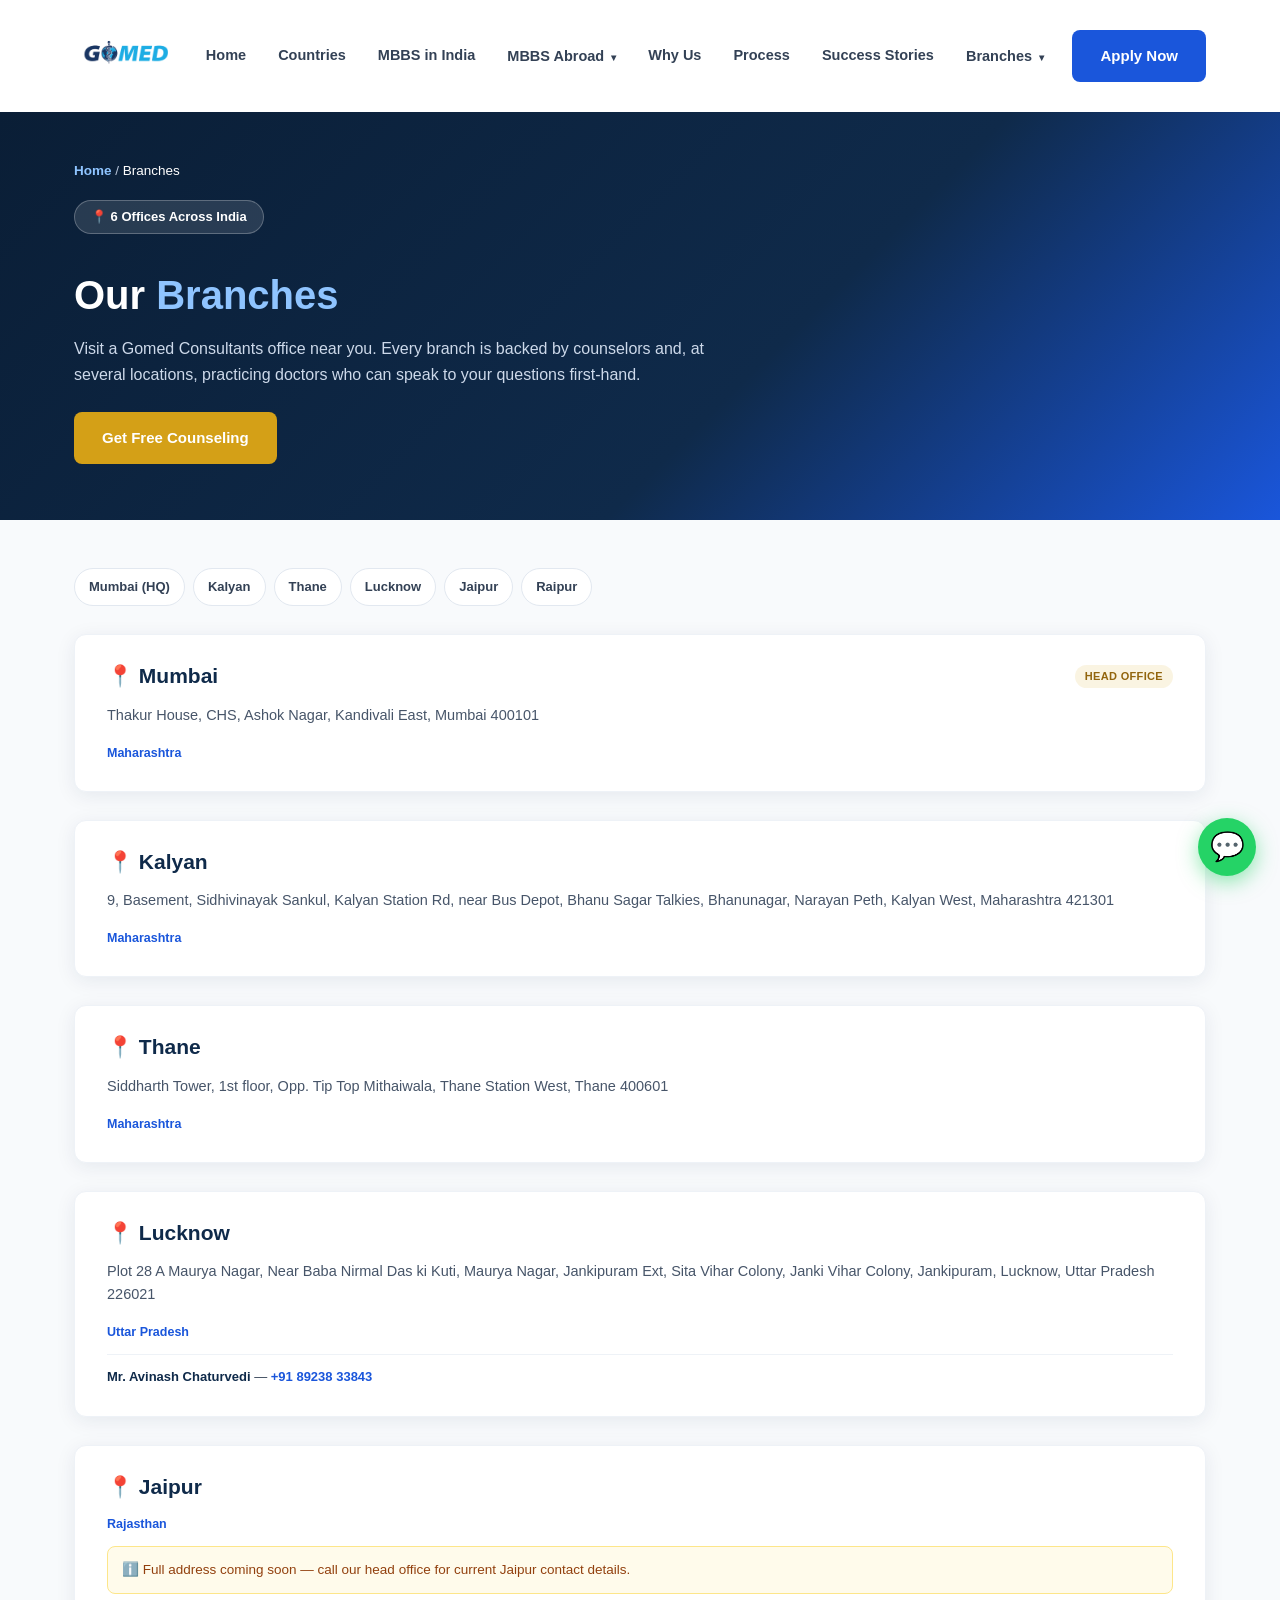
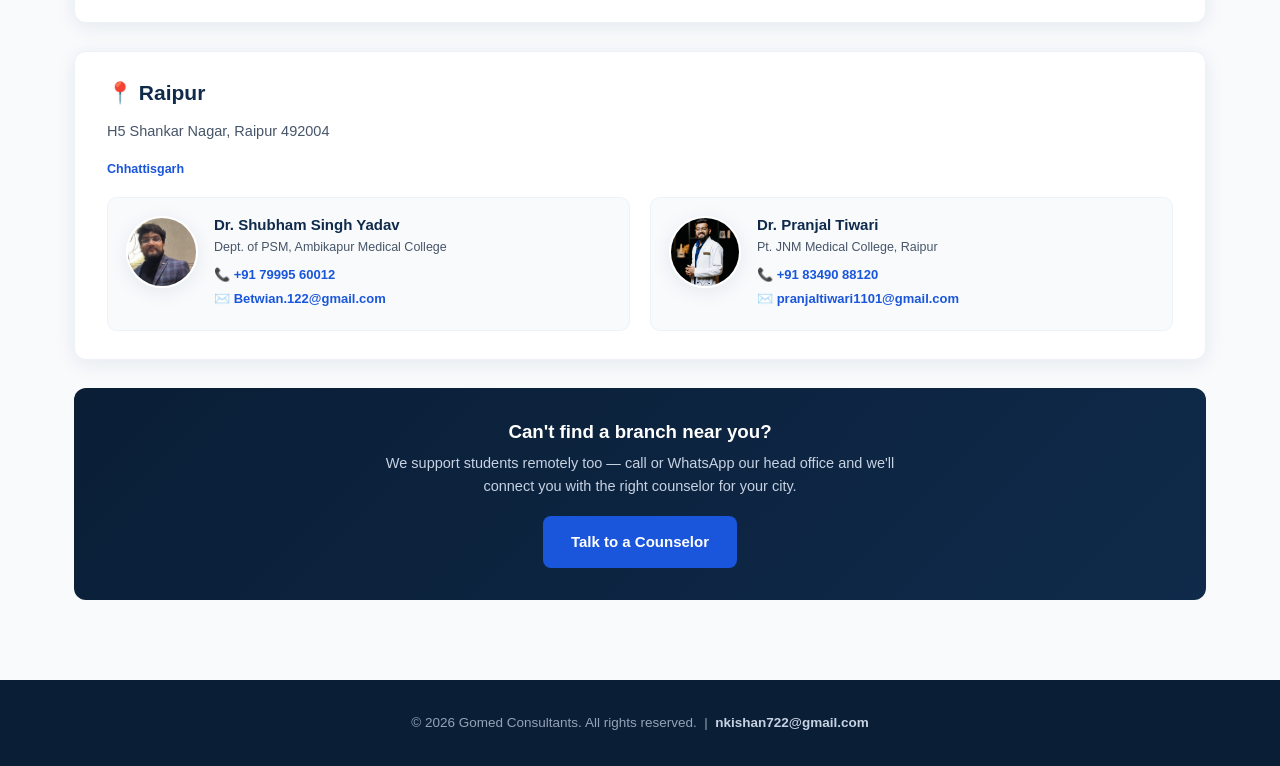
<file: branches.html>
<!DOCTYPE html>
<html lang="en">
<head>
<meta charset="UTF-8">
<meta name="viewport" content="width=device-width, initial-scale=1.0">
<title>Our Branches | Gomed Consultants</title>
<meta name="description" content="Gomed Consultants offices across India — Mumbai (HQ), Kalyan, Thane, Lucknow, Jaipur and Raipur. Addresses, contacts and local doctor guidance at each branch.">
<meta name="robots" content="index, follow">
<meta name="theme-color" content="#0f2a4a">
<link rel="canonical" href="https://www.gomedconsultancy.in/branches.html">
<link rel="icon" type="image/svg+xml" href="assets/favicon.svg">
<link rel="apple-touch-icon" href="assets/favicon.svg">
<meta property="og:type" content="website">
<meta property="og:site_name" content="Gomed Consultants">
<meta property="og:title" content="Our Branches | Gomed Consultants">
<meta property="og:description" content="Gomed Consultants offices across India — addresses, contacts and local doctor guidance at each branch.">
<meta property="og:url" content="https://www.gomedconsultancy.in/branches.html">
<meta property="og:image" content="https://www.gomedconsultancy.in/assets/gomed.png">
<meta name="twitter:card" content="summary_large_image">
<meta name="twitter:title" content="Our Branches | Gomed Consultants">
<meta name="twitter:description" content="Gomed Consultants offices across India — addresses, contacts and local doctor guidance at each branch.">
<meta name="twitter:image" content="https://www.gomedconsultancy.in/assets/gomed.png">
<link rel="stylesheet" href="style.css">
</head>
<body>

<header>
  <nav class="nav">
    <a href="index.html#home" class="logo"><img src="assets/gomed.png" alt="Gomed Consultants" class="logo-img"></a>
    <div class="nav-links" id="navLinks">
      <a href="index.html#home">Home</a>
      <a href="index.html#countries">Countries</a>
      <a href="mbbs-in-india.html">MBBS in India</a>
      <div class="nav-item">
        <a href="mbbs-abroad.html">MBBS Abroad <span class="caret">&#9662;</span></a>
        <div class="nav-dropdown">
          <a href="mbbs-in-russia.html">🇷🇺 MBBS in Russia</a>
          <a href="mbbs-in-georgia.html">🇬🇪 MBBS in Georgia</a>
          <a href="mbbs-in-kazakhstan.html">🇰🇿 MBBS in Kazakhstan</a>
          <a href="mbbs-in-uzbekistan.html">🇺🇿 MBBS in Uzbekistan</a>
          <a href="mbbs-in-kyrgyzstan.html">🇰🇬 MBBS in Kyrgyzstan</a>
          <a href="mbbs-in-bangladesh.html">🇧🇩 MBBS in Bangladesh</a>
          <a href="mbbs-in-nepal.html">🇳🇵 MBBS in Nepal</a>
          <a href="mbbs-in-mongolia.html">🇲🇳 MBBS in Mongolia</a>
          <a href="mbbs-in-timor-leste.html">🇹🇱 MBBS in Timor-Leste</a>
          <a href="mbbs-in-romania.html">🇷🇴 MBBS in Romania (EU)</a>
          <a href="mbbs-in-bulgaria.html">🇧🇬 MBBS in Bulgaria (EU)</a>
          <a href="mbbs-abroad.html" class="nav-dropdown-all">View All Countries →</a>
        </div>
      </div>
      <a href="index.html#why-us">Why Us</a>
      <a href="index.html#process">Process</a>
      <a href="index.html#testimonials">Success Stories</a>
      <div class="nav-item">
        <a href="branches.html">Branches <span class="caret">&#9662;</span></a>
        <div class="nav-dropdown">
          <a href="branches.html#mumbai">📍 Mumbai (HQ)</a>
          <a href="branches.html#kalyan">📍 Kalyan</a>
          <a href="branches.html#thane">📍 Thane</a>
          <a href="branches.html#lucknow">📍 Lucknow</a>
          <a href="branches.html#jaipur">📍 Jaipur</a>
          <a href="branches.html#raipur">📍 Raipur</a>
          <a href="branches.html" class="nav-dropdown-all">View All Branches →</a>
        </div>
      </div>
    </div>
    <div class="nav-cta">
      <a href="index.html#contact" class="btn btn-primary">Apply Now</a>
      <button class="menu-toggle" id="menuToggle">&#9776;</button>
    </div>
  </nav>
</header>

<section class="info-hero">
  <div class="container">
    <div class="breadcrumb"><a href="index.html#home">Home</a> / <span>Branches</span></div>
    <span class="hero-badge">📍 6 Offices Across India</span>
    <h1>Our <span>Branches</span></h1>
    <p>Visit a Gomed Consultants office near you. Every branch is backed by counselors and, at several locations, practicing doctors who can speak to your questions first-hand.</p>
    <a href="index.html#contact" class="btn btn-gold">Get Free Counseling</a>
  </div>
</section>

<section class="info-page">
  <div class="container">

    <nav class="quick-nav" aria-label="Branches">
      <a href="#mumbai">Mumbai (HQ)</a>
      <a href="#kalyan">Kalyan</a>
      <a href="#thane">Thane</a>
      <a href="#lucknow">Lucknow</a>
      <a href="#jaipur">Jaipur</a>
      <a href="#raipur">Raipur</a>
    </nav>

    <div class="info-block" id="mumbai">
      <div class="branch-top" style="margin-bottom:14px;">
        <h2 class="info-heading" style="margin-bottom:0;">📍 Mumbai</h2>
        <span class="branch-badge">Head Office</span>
      </div>
      <p class="info-sub">Thakur House, CHS, Ashok Nagar, Kandivali East, Mumbai 400101</p>
      <div class="branch-state">Maharashtra</div>
    </div>

    <div class="info-block" id="kalyan">
      <h2 class="info-heading">📍 Kalyan</h2>
      <p class="info-sub">9, Basement, Sidhivinayak Sankul, Kalyan Station Rd, near Bus Depot, Bhanu Sagar Talkies, Bhanunagar, Narayan Peth, Kalyan West, Maharashtra 421301</p>
      <div class="branch-state">Maharashtra</div>
    </div>

    <div class="info-block" id="thane">
      <h2 class="info-heading">📍 Thane</h2>
      <p class="info-sub">Siddharth Tower, 1st floor, Opp. Tip Top Mithaiwala, Thane Station West, Thane 400601</p>
      <div class="branch-state">Maharashtra</div>
    </div>

    <div class="info-block" id="lucknow">
      <h2 class="info-heading">📍 Lucknow</h2>
      <p class="info-sub">Plot 28 A Maurya Nagar, Near Baba Nirmal Das ki Kuti, Maurya Nagar, Jankipuram Ext, Sita Vihar Colony, Janki Vihar Colony, Jankipuram, Lucknow, Uttar Pradesh 226021</p>
      <div class="branch-state">Uttar Pradesh</div>
      <div class="branch-contacts">
        <div class="branch-contact"><b>Mr. Avinash Chaturvedi</b> — <a href="tel:+918923833843">+91 89238 33843</a></div>
      </div>
    </div>

    <div class="info-block" id="jaipur">
      <h2 class="info-heading">📍 Jaipur</h2>
      <div class="branch-state">Rajasthan</div>
      <p class="info-note">ℹ️ Full address coming soon — call our head office for current Jaipur contact details.</p>
    </div>

    <div class="info-block" id="raipur">
      <h2 class="info-heading">📍 Raipur</h2>
      <p class="info-sub">H5 Shankar Nagar, Raipur 492004</p>
      <div class="branch-state">Chhattisgarh</div>

      <div class="doctor-grid">
        <div class="doctor-card">
          <img class="doctor-photo" src="assets/dr-shubham-singh-yadav.jpeg" alt="Dr. Shubham Singh Yadav">
          <div class="doctor-info">
            <h4>Dr. Shubham Singh Yadav</h4>
            <div class="aff">Dept. of PSM, Ambikapur Medical College</div>
            <div class="contact-line">📞 <a href="tel:+917999560012">+91 79995 60012</a></div>
            <div class="contact-line">✉️ <a href="mailto:Betwian.122@gmail.com">Betwian.122@gmail.com</a></div>
          </div>
        </div>
        <div class="doctor-card">
          <img class="doctor-photo" src="assets/dr-pranjal-tiwari-raipur.jpeg" alt="Dr. Pranjal Tiwari">
          <div class="doctor-info">
            <h4>Dr. Pranjal Tiwari</h4>
            <div class="aff">Pt. JNM Medical College, Raipur</div>
            <div class="contact-line">📞 <a href="tel:+918349088120">+91 83490 88120</a></div>
            <div class="contact-line">✉️ <a href="mailto:pranjaltiwari1101@gmail.com">pranjaltiwari1101@gmail.com</a></div>
          </div>
        </div>
      </div>
    </div>

    <div class="info-cta">
      <h3>Can't find a branch near you?</h3>
      <p>We support students remotely too — call or WhatsApp our head office and we'll connect you with the right counselor for your city.</p>
      <a href="index.html#contact" class="btn btn-primary">Talk to a Counselor</a>
    </div>

  </div>
</section>

<footer>
  <div class="container">
    &copy; 2026 Gomed Consultants. All rights reserved. &nbsp;|&nbsp; <a href="mailto:nkishan722@gmail.com">nkishan722@gmail.com</a>
  </div>
</footer>

<a class="wa-float" href="https://wa.me/919892012079" target="_blank" rel="noopener" aria-label="Chat on WhatsApp">💬</a>

<script src="script.js"></script>

</body>
</html>
</file>
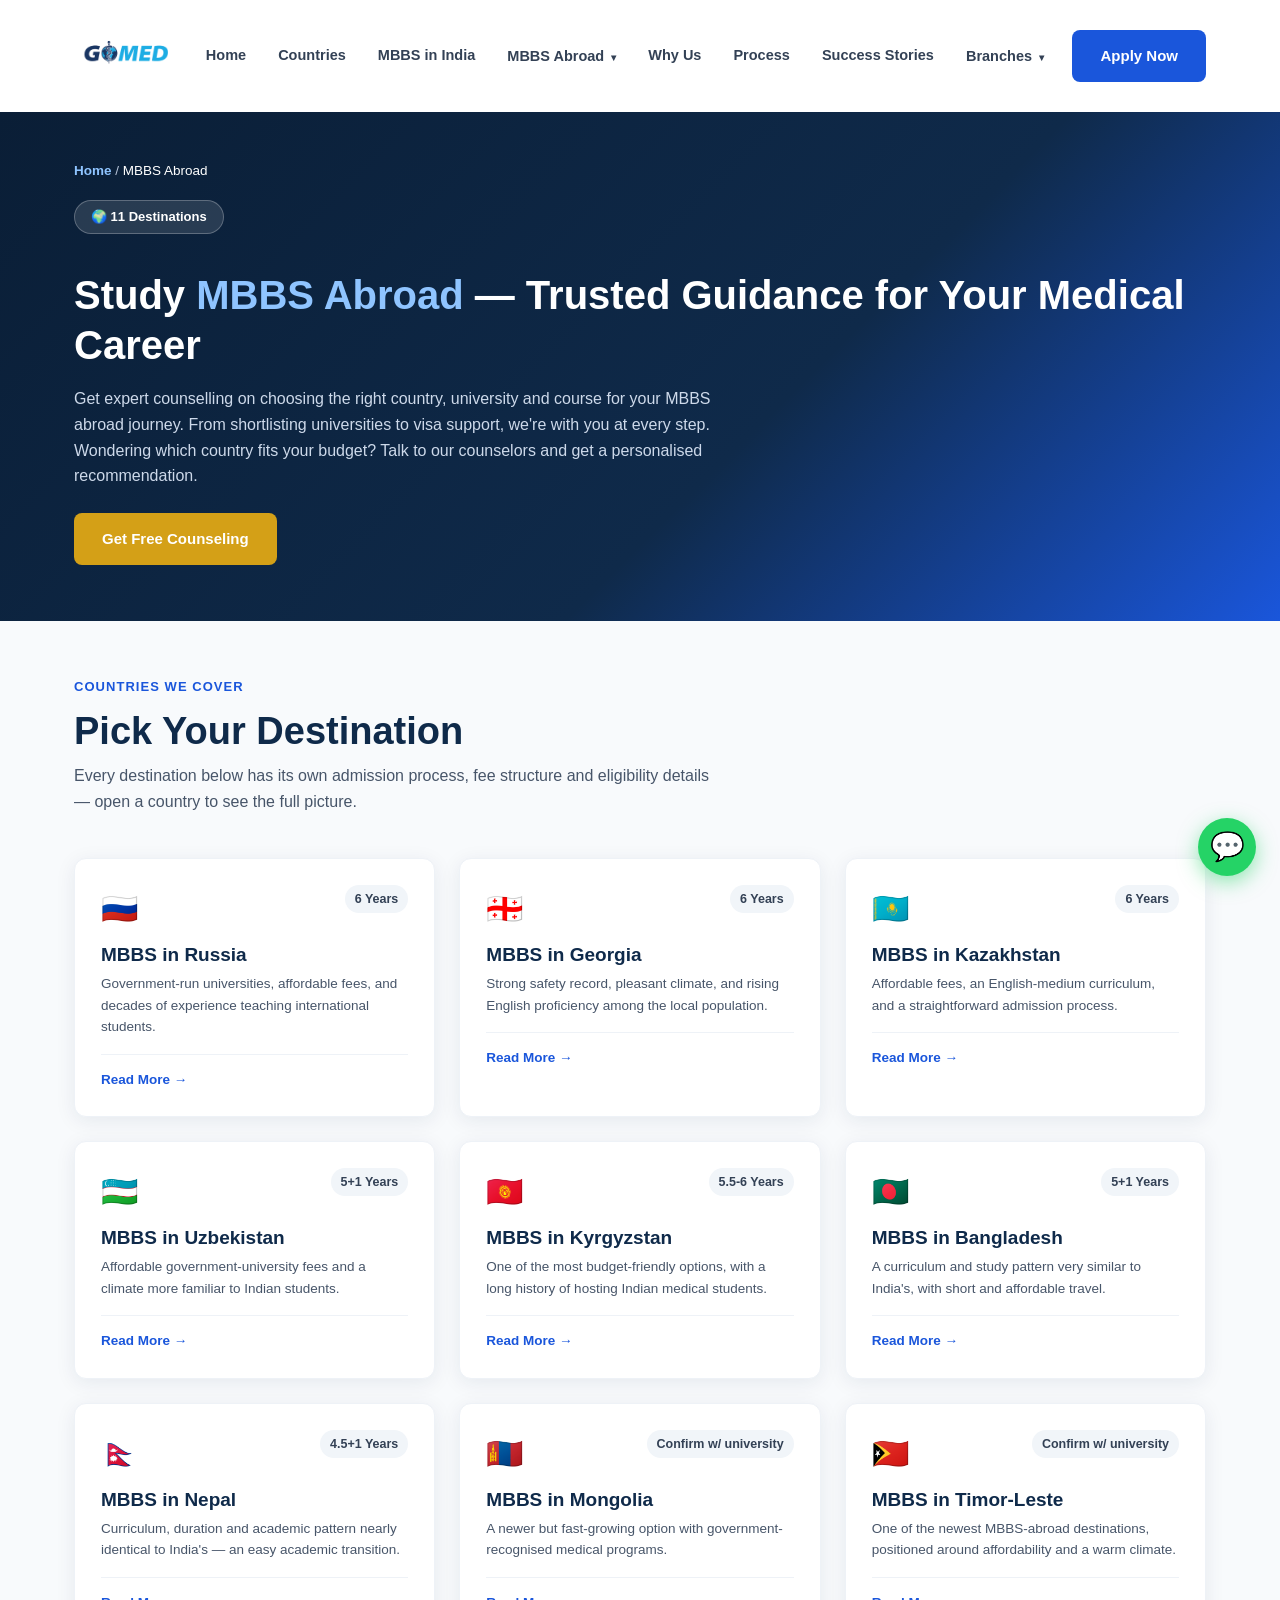
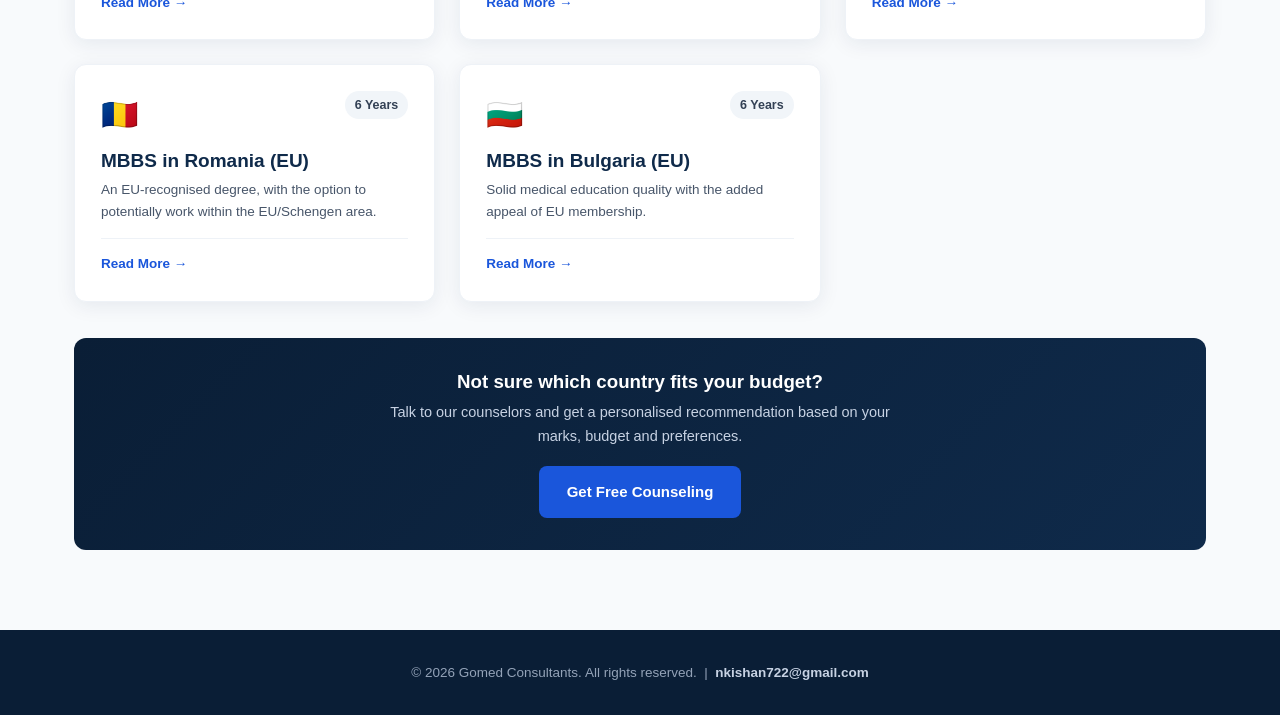
<file: mbbs-abroad.html>
<!DOCTYPE html>
<html lang="en">
<head>
<meta charset="UTF-8">
<meta name="viewport" content="width=device-width, initial-scale=1.0">
<title>MBBS Abroad | Gomed Consultants</title>
<meta name="description" content="Study MBBS abroad — compare Russia, Georgia, Kazakhstan, Uzbekistan, Kyrgyzstan, Bangladesh, Nepal, Mongolia, Timor-Leste, Romania (EU) and Bulgaria (EU). Duration, eligibility, fees and more.">
<meta name="robots" content="index, follow">
<meta name="theme-color" content="#0f2a4a">
<link rel="canonical" href="https://www.gomedconsultancy.in/mbbs-abroad.html">
<link rel="icon" type="image/svg+xml" href="assets/favicon.svg">
<link rel="apple-touch-icon" href="assets/favicon.svg">
<meta property="og:type" content="website">
<meta property="og:site_name" content="Gomed Consultants">
<meta property="og:title" content="MBBS Abroad | Gomed Consultants">
<meta property="og:description" content="Compare MBBS abroad destinations — duration, eligibility, fees and more.">
<meta property="og:url" content="https://www.gomedconsultancy.in/mbbs-abroad.html">
<meta property="og:image" content="https://www.gomedconsultancy.in/assets/gomed.png">
<meta name="twitter:card" content="summary_large_image">
<meta name="twitter:title" content="MBBS Abroad | Gomed Consultants">
<meta name="twitter:description" content="Compare MBBS abroad destinations — duration, eligibility, fees and more.">
<meta name="twitter:image" content="https://www.gomedconsultancy.in/assets/gomed.png">
<link rel="stylesheet" href="style.css">
</head>
<body>

<header>
  <nav class="nav">
    <a href="index.html#home" class="logo"><img src="assets/gomed.png" alt="Gomed Consultants" class="logo-img"></a>
    <div class="nav-links" id="navLinks">
      <a href="index.html#home">Home</a>
      <a href="index.html#countries">Countries</a>
      <a href="mbbs-in-india.html">MBBS in India</a>
      <div class="nav-item">
        <a href="mbbs-abroad.html">MBBS Abroad <span class="caret">&#9662;</span></a>
        <div class="nav-dropdown">
          <a href="mbbs-in-russia.html">🇷🇺 MBBS in Russia</a>
          <a href="mbbs-in-georgia.html">🇬🇪 MBBS in Georgia</a>
          <a href="mbbs-in-kazakhstan.html">🇰🇿 MBBS in Kazakhstan</a>
          <a href="mbbs-in-uzbekistan.html">🇺🇿 MBBS in Uzbekistan</a>
          <a href="mbbs-in-kyrgyzstan.html">🇰🇬 MBBS in Kyrgyzstan</a>
          <a href="mbbs-in-bangladesh.html">🇧🇩 MBBS in Bangladesh</a>
          <a href="mbbs-in-nepal.html">🇳🇵 MBBS in Nepal</a>
          <a href="mbbs-in-mongolia.html">🇲🇳 MBBS in Mongolia</a>
          <a href="mbbs-in-timor-leste.html">🇹🇱 MBBS in Timor-Leste</a>
          <a href="mbbs-in-romania.html">🇷🇴 MBBS in Romania (EU)</a>
          <a href="mbbs-in-bulgaria.html">🇧🇬 MBBS in Bulgaria (EU)</a>
          <a href="mbbs-abroad.html" class="nav-dropdown-all">View All Countries →</a>
        </div>
      </div>
      <a href="index.html#why-us">Why Us</a>
      <a href="index.html#process">Process</a>
      <a href="index.html#testimonials">Success Stories</a>
      <div class="nav-item">
        <a href="branches.html">Branches <span class="caret">&#9662;</span></a>
        <div class="nav-dropdown">
          <a href="branches.html#mumbai">📍 Mumbai (HQ)</a>
          <a href="branches.html#kalyan">📍 Kalyan</a>
          <a href="branches.html#thane">📍 Thane</a>
          <a href="branches.html#lucknow">📍 Lucknow</a>
          <a href="branches.html#jaipur">📍 Jaipur</a>
          <a href="branches.html#raipur">📍 Raipur</a>
          <a href="branches.html" class="nav-dropdown-all">View All Branches →</a>
        </div>
      </div>
    </div>
    <div class="nav-cta">
      <a href="index.html#contact" class="btn btn-primary">Apply Now</a>
      <button class="menu-toggle" id="menuToggle">&#9776;</button>
    </div>
  </nav>
</header>

<section class="info-hero">
  <div class="container">
    <div class="breadcrumb"><a href="index.html#home">Home</a> / <span>MBBS Abroad</span></div>
    <span class="hero-badge">🌍 11 Destinations</span>
    <h1>Study <span>MBBS Abroad</span> — Trusted Guidance for Your Medical Career</h1>
    <p>Get expert counselling on choosing the right country, university and course for your MBBS abroad journey. From shortlisting universities to visa support, we're with you at every step. Wondering which country fits your budget? Talk to our counselors and get a personalised recommendation.</p>
    <a href="index.html#contact" class="btn btn-gold">Get Free Counseling</a>
  </div>
</section>

<section class="info-page">
  <div class="container">
    <span class="eyebrow">Countries We Cover</span>
    <h2 class="section-title" style="margin-bottom:8px;">Pick Your Destination</h2>
    <p class="section-sub">Every destination below has its own admission process, fee structure and eligibility details — open a country to see the full picture.</p>

    <div class="country-grid" style="grid-template-columns:repeat(3,1fr);">

      <div class="country-card">
        <div class="country-top"><span class="flag">🇷🇺</span><span class="duration">6 Years</span></div>
        <h3>MBBS in Russia</h3>
        <p style="font-size:13.5px;color:var(--gray-600);margin-bottom:16px;">Government-run universities, affordable fees, and decades of experience teaching international students.</p>
        <div class="country-foot"><a href="mbbs-in-russia.html" class="apply">Read More →</a></div>
      </div>

      <div class="country-card">
        <div class="country-top"><span class="flag">🇬🇪</span><span class="duration">6 Years</span></div>
        <h3>MBBS in Georgia</h3>
        <p style="font-size:13.5px;color:var(--gray-600);margin-bottom:16px;">Strong safety record, pleasant climate, and rising English proficiency among the local population.</p>
        <div class="country-foot"><a href="mbbs-in-georgia.html" class="apply">Read More →</a></div>
      </div>

      <div class="country-card">
        <div class="country-top"><span class="flag">🇰🇿</span><span class="duration">6 Years</span></div>
        <h3>MBBS in Kazakhstan</h3>
        <p style="font-size:13.5px;color:var(--gray-600);margin-bottom:16px;">Affordable fees, an English-medium curriculum, and a straightforward admission process.</p>
        <div class="country-foot"><a href="mbbs-in-kazakhstan.html" class="apply">Read More →</a></div>
      </div>

      <div class="country-card">
        <div class="country-top"><span class="flag">🇺🇿</span><span class="duration">5+1 Years</span></div>
        <h3>MBBS in Uzbekistan</h3>
        <p style="font-size:13.5px;color:var(--gray-600);margin-bottom:16px;">Affordable government-university fees and a climate more familiar to Indian students.</p>
        <div class="country-foot"><a href="mbbs-in-uzbekistan.html" class="apply">Read More →</a></div>
      </div>

      <div class="country-card">
        <div class="country-top"><span class="flag">🇰🇬</span><span class="duration">5.5-6 Years</span></div>
        <h3>MBBS in Kyrgyzstan</h3>
        <p style="font-size:13.5px;color:var(--gray-600);margin-bottom:16px;">One of the most budget-friendly options, with a long history of hosting Indian medical students.</p>
        <div class="country-foot"><a href="mbbs-in-kyrgyzstan.html" class="apply">Read More →</a></div>
      </div>

      <div class="country-card">
        <div class="country-top"><span class="flag">🇧🇩</span><span class="duration">5+1 Years</span></div>
        <h3>MBBS in Bangladesh</h3>
        <p style="font-size:13.5px;color:var(--gray-600);margin-bottom:16px;">A curriculum and study pattern very similar to India's, with short and affordable travel.</p>
        <div class="country-foot"><a href="mbbs-in-bangladesh.html" class="apply">Read More →</a></div>
      </div>

      <div class="country-card">
        <div class="country-top"><span class="flag">🇳🇵</span><span class="duration">4.5+1 Years</span></div>
        <h3>MBBS in Nepal</h3>
        <p style="font-size:13.5px;color:var(--gray-600);margin-bottom:16px;">Curriculum, duration and academic pattern nearly identical to India's — an easy academic transition.</p>
        <div class="country-foot"><a href="mbbs-in-nepal.html" class="apply">Read More →</a></div>
      </div>

      <div class="country-card">
        <div class="country-top"><span class="flag">🇲🇳</span><span class="duration">Confirm w/ university</span></div>
        <h3>MBBS in Mongolia</h3>
        <p style="font-size:13.5px;color:var(--gray-600);margin-bottom:16px;">A newer but fast-growing option with government-recognised medical programs.</p>
        <div class="country-foot"><a href="mbbs-in-mongolia.html" class="apply">Read More →</a></div>
      </div>

      <div class="country-card">
        <div class="country-top"><span class="flag">🇹🇱</span><span class="duration">Confirm w/ university</span></div>
        <h3>MBBS in Timor-Leste</h3>
        <p style="font-size:13.5px;color:var(--gray-600);margin-bottom:16px;">One of the newest MBBS-abroad destinations, positioned around affordability and a warm climate.</p>
        <div class="country-foot"><a href="mbbs-in-timor-leste.html" class="apply">Read More →</a></div>
      </div>

      <div class="country-card">
        <div class="country-top"><span class="flag">🇷🇴</span><span class="duration">6 Years</span></div>
        <h3>MBBS in Romania (EU)</h3>
        <p style="font-size:13.5px;color:var(--gray-600);margin-bottom:16px;">An EU-recognised degree, with the option to potentially work within the EU/Schengen area.</p>
        <div class="country-foot"><a href="mbbs-in-romania.html" class="apply">Read More →</a></div>
      </div>

      <div class="country-card">
        <div class="country-top"><span class="flag">🇧🇬</span><span class="duration">6 Years</span></div>
        <h3>MBBS in Bulgaria (EU)</h3>
        <p style="font-size:13.5px;color:var(--gray-600);margin-bottom:16px;">Solid medical education quality with the added appeal of EU membership.</p>
        <div class="country-foot"><a href="mbbs-in-bulgaria.html" class="apply">Read More →</a></div>
      </div>

    </div>

    <div class="info-cta" style="margin-top:36px;">
      <h3>Not sure which country fits your budget?</h3>
      <p>Talk to our counselors and get a personalised recommendation based on your marks, budget and preferences.</p>
      <a href="index.html#contact" class="btn btn-primary">Get Free Counseling</a>
    </div>
  </div>
</section>

<footer>
  <div class="container">
    &copy; 2026 Gomed Consultants. All rights reserved. &nbsp;|&nbsp; <a href="mailto:nkishan722@gmail.com">nkishan722@gmail.com</a>
  </div>
</footer>

<a class="wa-float" href="https://wa.me/919892012079" target="_blank" rel="noopener" aria-label="Chat on WhatsApp">💬</a>

<script src="script.js"></script>

</body>
</html>
</file>
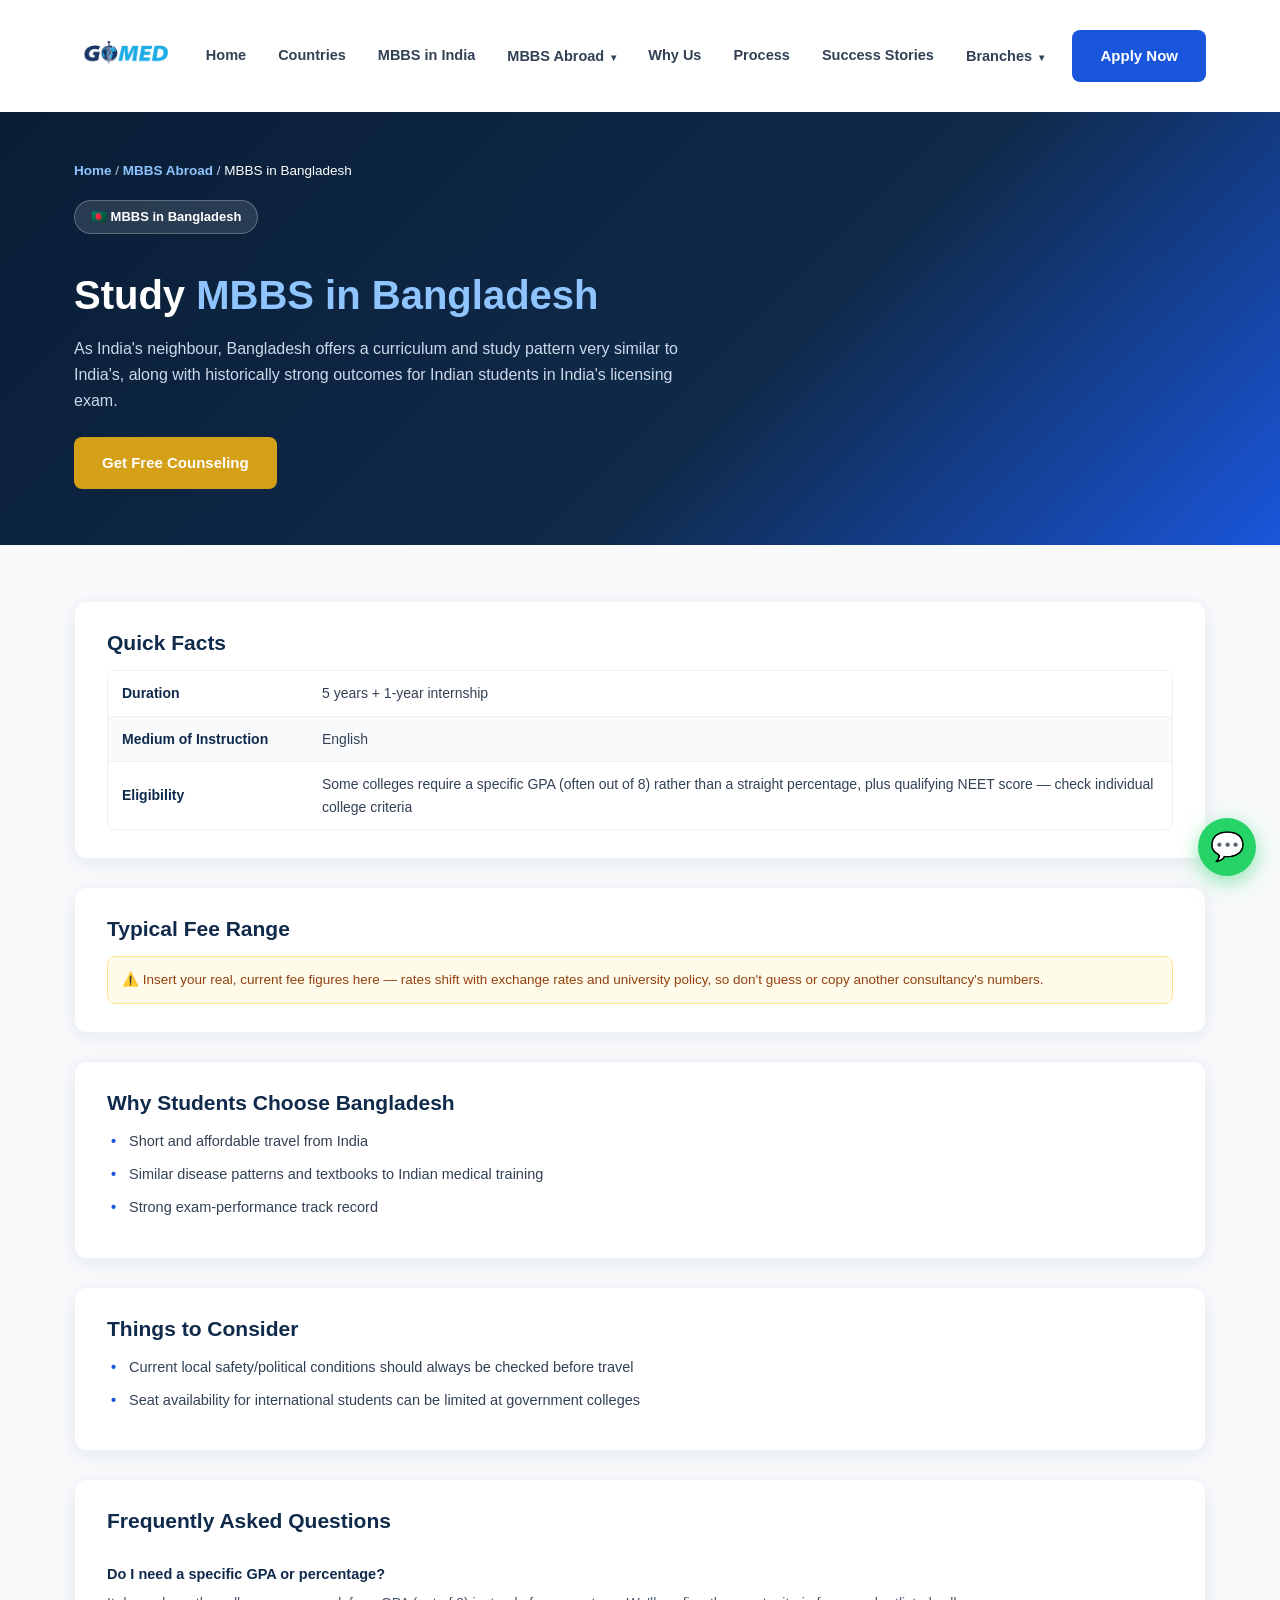
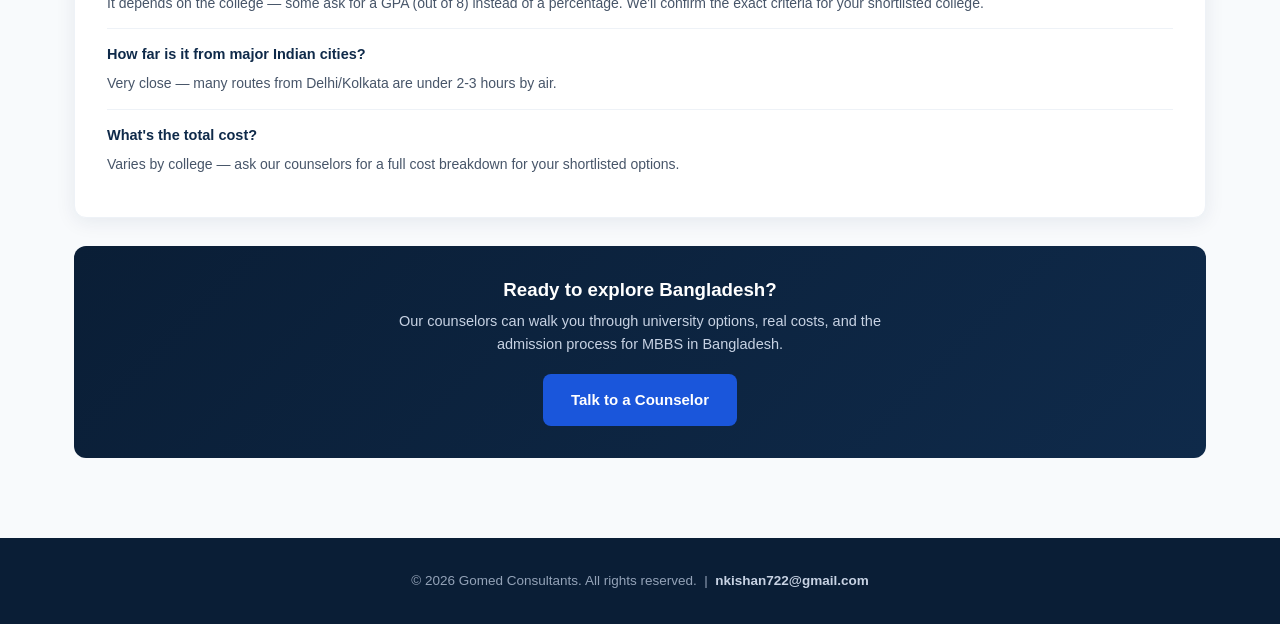
<file: mbbs-in-bangladesh.html>
<!DOCTYPE html>
<html lang="en">
<head>
<meta charset="UTF-8">
<meta name="viewport" content="width=device-width, initial-scale=1.0">
<title>MBBS in Bangladesh | Gomed Consultants</title>
<meta name="description" content="MBBS in Bangladesh — duration, eligibility, medium of instruction, fees, and what to know before choosing a Bangladeshi medical college.">
<meta name="robots" content="index, follow">
<meta name="theme-color" content="#0f2a4a">
<link rel="canonical" href="https://www.gomedconsultancy.in/mbbs-in-bangladesh.html">
<link rel="icon" type="image/svg+xml" href="assets/favicon.svg">
<link rel="apple-touch-icon" href="assets/favicon.svg">
<meta property="og:type" content="website">
<meta property="og:site_name" content="Gomed Consultants">
<meta property="og:title" content="MBBS in Bangladesh | Gomed Consultants">
<meta property="og:description" content="Duration, eligibility, fees and what to know about MBBS in Bangladesh.">
<meta property="og:url" content="https://www.gomedconsultancy.in/mbbs-in-bangladesh.html">
<meta property="og:image" content="https://www.gomedconsultancy.in/assets/gomed.png">
<meta name="twitter:card" content="summary_large_image">
<meta name="twitter:title" content="MBBS in Bangladesh | Gomed Consultants">
<meta name="twitter:description" content="Duration, eligibility, fees and what to know about MBBS in Bangladesh.">
<meta name="twitter:image" content="https://www.gomedconsultancy.in/assets/gomed.png">
<link rel="stylesheet" href="style.css">
</head>
<body>

<header>
  <nav class="nav">
    <a href="index.html#home" class="logo"><img src="assets/gomed.png" alt="Gomed Consultants" class="logo-img"></a>
    <div class="nav-links" id="navLinks">
      <a href="index.html#home">Home</a>
      <a href="index.html#countries">Countries</a>
      <a href="mbbs-in-india.html">MBBS in India</a>
      <div class="nav-item">
        <a href="mbbs-abroad.html">MBBS Abroad <span class="caret">&#9662;</span></a>
        <div class="nav-dropdown">
          <a href="mbbs-in-russia.html">🇷🇺 MBBS in Russia</a>
          <a href="mbbs-in-georgia.html">🇬🇪 MBBS in Georgia</a>
          <a href="mbbs-in-kazakhstan.html">🇰🇿 MBBS in Kazakhstan</a>
          <a href="mbbs-in-uzbekistan.html">🇺🇿 MBBS in Uzbekistan</a>
          <a href="mbbs-in-kyrgyzstan.html">🇰🇬 MBBS in Kyrgyzstan</a>
          <a href="mbbs-in-bangladesh.html">🇧🇩 MBBS in Bangladesh</a>
          <a href="mbbs-in-nepal.html">🇳🇵 MBBS in Nepal</a>
          <a href="mbbs-in-mongolia.html">🇲🇳 MBBS in Mongolia</a>
          <a href="mbbs-in-timor-leste.html">🇹🇱 MBBS in Timor-Leste</a>
          <a href="mbbs-in-romania.html">🇷🇴 MBBS in Romania (EU)</a>
          <a href="mbbs-in-bulgaria.html">🇧🇬 MBBS in Bulgaria (EU)</a>
          <a href="mbbs-abroad.html" class="nav-dropdown-all">View All Countries →</a>
        </div>
      </div>
      <a href="index.html#why-us">Why Us</a>
      <a href="index.html#process">Process</a>
      <a href="index.html#testimonials">Success Stories</a>
      <div class="nav-item">
        <a href="branches.html">Branches <span class="caret">&#9662;</span></a>
        <div class="nav-dropdown">
          <a href="branches.html#mumbai">📍 Mumbai (HQ)</a>
          <a href="branches.html#kalyan">📍 Kalyan</a>
          <a href="branches.html#thane">📍 Thane</a>
          <a href="branches.html#lucknow">📍 Lucknow</a>
          <a href="branches.html#jaipur">📍 Jaipur</a>
          <a href="branches.html#raipur">📍 Raipur</a>
          <a href="branches.html" class="nav-dropdown-all">View All Branches →</a>
        </div>
      </div>
    </div>
    <div class="nav-cta">
      <a href="index.html#contact" class="btn btn-primary">Apply Now</a>
      <button class="menu-toggle" id="menuToggle">&#9776;</button>
    </div>
  </nav>
</header>

<section class="info-hero">
  <div class="container">
    <div class="breadcrumb"><a href="index.html#home">Home</a> / <a href="mbbs-abroad.html">MBBS Abroad</a> / <span>MBBS in Bangladesh</span></div>
    <span class="hero-badge">🇧🇩 MBBS in Bangladesh</span>
    <h1>Study <span>MBBS in Bangladesh</span></h1>
    <p>As India's neighbour, Bangladesh offers a curriculum and study pattern very similar to India's, along with historically strong outcomes for Indian students in India's licensing exam.</p>
    <a href="index.html#contact" class="btn btn-gold">Get Free Counseling</a>
  </div>
</section>

<section class="info-page">
  <div class="container">

    <div class="info-block">
      <h2 class="info-heading">Quick Facts</h2>
      <div class="table-wrap">
        <table class="info-table kv">
          <tbody>
            <tr><td>Duration</td><td>5 years + 1-year internship</td></tr>
            <tr><td>Medium of Instruction</td><td>English</td></tr>
            <tr><td>Eligibility</td><td>Some colleges require a specific GPA (often out of 8) rather than a straight percentage, plus qualifying NEET score — check individual college criteria</td></tr>
          </tbody>
        </table>
      </div>
    </div>

    <div class="info-block">
      <h2 class="info-heading">Typical Fee Range</h2>
      <p class="info-note">⚠️ Insert your real, current fee figures here — rates shift with exchange rates and university policy, so don't guess or copy another consultancy's numbers.</p>
    </div>

    <div class="info-block">
      <h2 class="info-heading">Why Students Choose Bangladesh</h2>
      <ul class="info-list">
        <li>Short and affordable travel from India</li>
        <li>Similar disease patterns and textbooks to Indian medical training</li>
        <li>Strong exam-performance track record</li>
      </ul>
    </div>

    <div class="info-block">
      <h2 class="info-heading">Things to Consider</h2>
      <ul class="info-list">
        <li>Current local safety/political conditions should always be checked before travel</li>
        <li>Seat availability for international students can be limited at government colleges</li>
      </ul>
    </div>

    <div class="info-block">
      <h2 class="info-heading">Frequently Asked Questions</h2>
      <div class="faq-item"><div class="faq-q">Do I need a specific GPA or percentage?</div><div class="faq-a">It depends on the college — some ask for a GPA (out of 8) instead of a percentage. We'll confirm the exact criteria for your shortlisted college.</div></div>
      <div class="faq-item"><div class="faq-q">How far is it from major Indian cities?</div><div class="faq-a">Very close — many routes from Delhi/Kolkata are under 2-3 hours by air.</div></div>
      <div class="faq-item"><div class="faq-q">What's the total cost?</div><div class="faq-a">Varies by college — ask our counselors for a full cost breakdown for your shortlisted options.</div></div>
    </div>

    <div class="info-cta">
      <h3>Ready to explore Bangladesh?</h3>
      <p>Our counselors can walk you through university options, real costs, and the admission process for MBBS in Bangladesh.</p>
      <a href="index.html#contact" class="btn btn-primary">Talk to a Counselor</a>
    </div>

  </div>
</section>

<footer>
  <div class="container">
    &copy; 2026 Gomed Consultants. All rights reserved. &nbsp;|&nbsp; <a href="mailto:nkishan722@gmail.com">nkishan722@gmail.com</a>
  </div>
</footer>

<a class="wa-float" href="https://wa.me/919892012079" target="_blank" rel="noopener" aria-label="Chat on WhatsApp">💬</a>

<script src="script.js"></script>

</body>
</html>
</file>
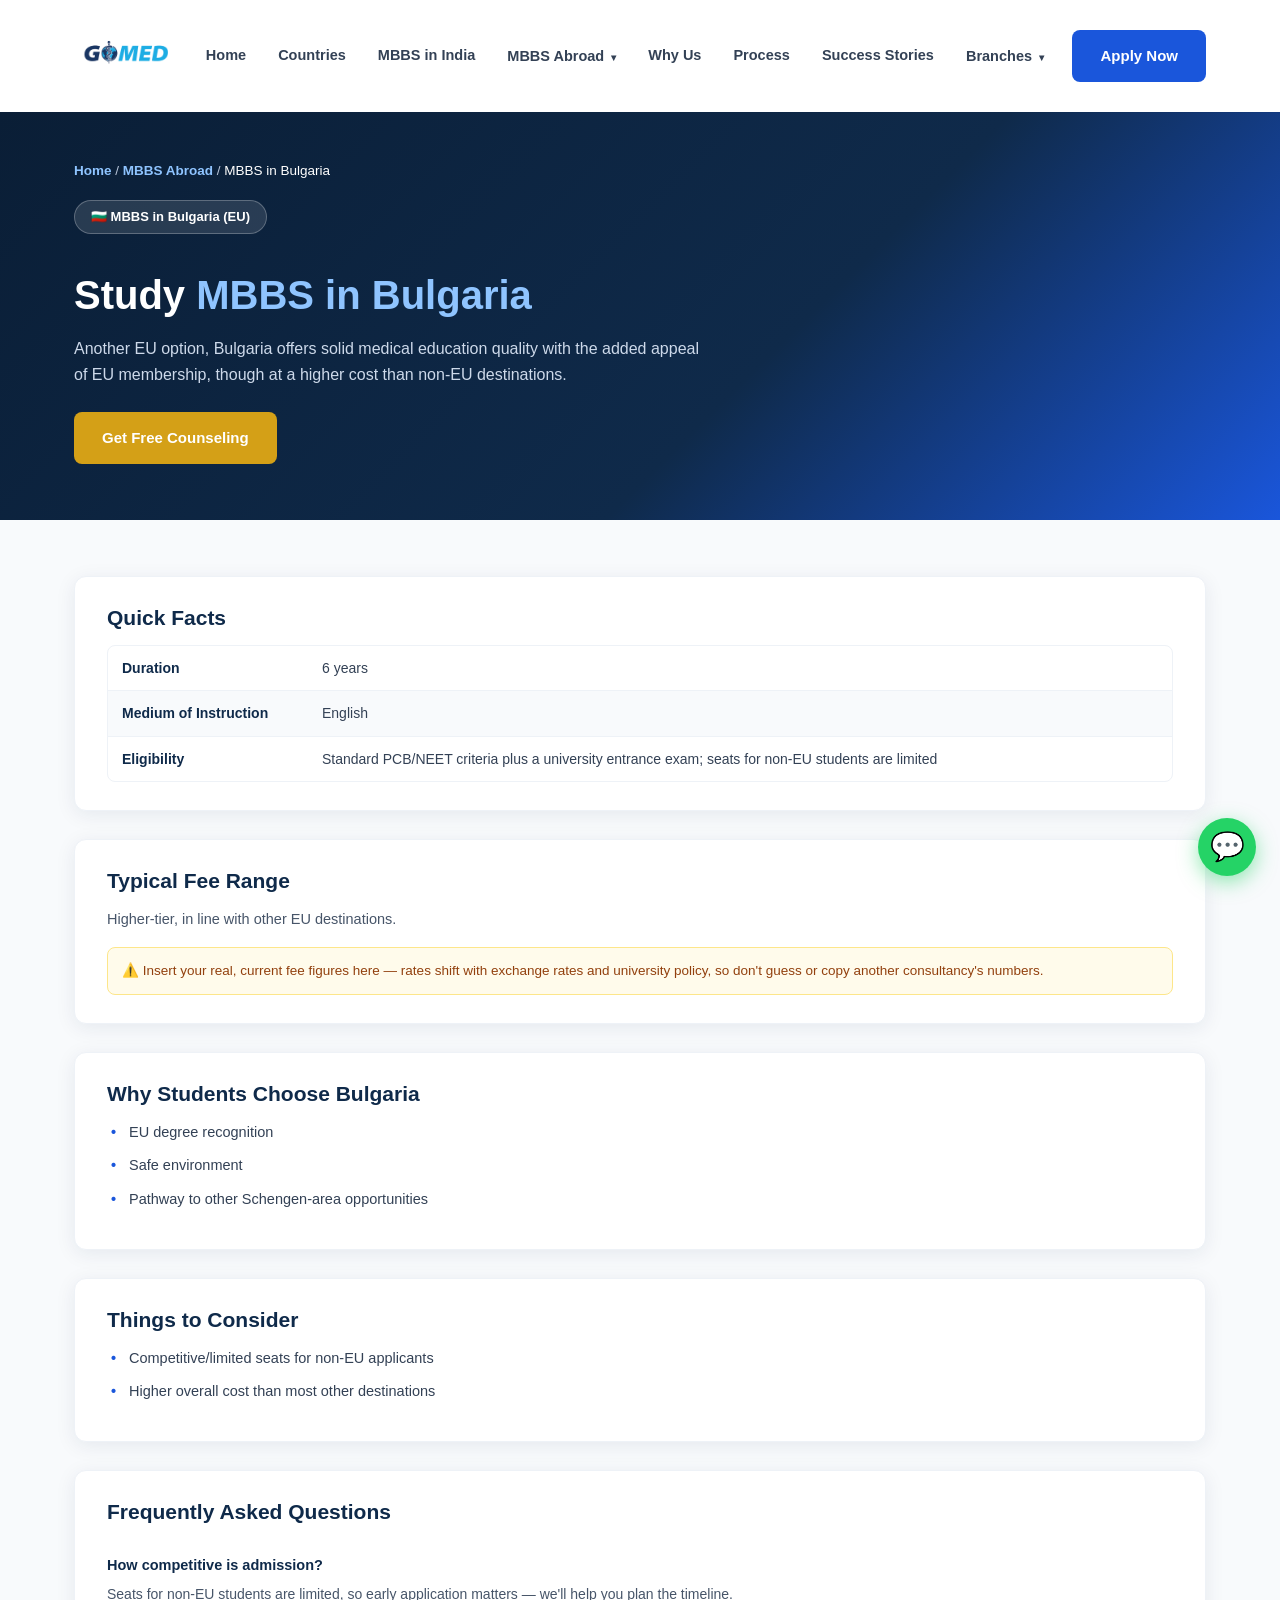
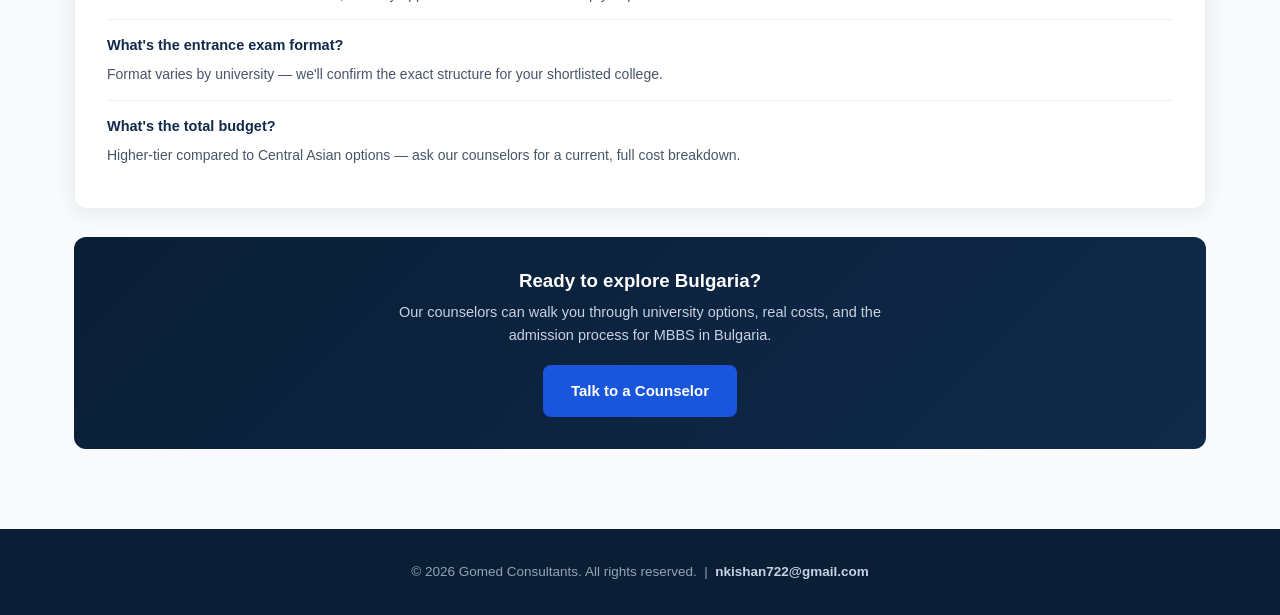
<file: mbbs-in-bulgaria.html>
<!DOCTYPE html>
<html lang="en">
<head>
<meta charset="UTF-8">
<meta name="viewport" content="width=device-width, initial-scale=1.0">
<title>MBBS in Bulgaria (EU) | Gomed Consultants</title>
<meta name="description" content="MBBS in Bulgaria — duration, eligibility, medium of instruction, fees, and what to know about this EU medical degree option.">
<meta name="robots" content="index, follow">
<meta name="theme-color" content="#0f2a4a">
<link rel="canonical" href="https://www.gomedconsultancy.in/mbbs-in-bulgaria.html">
<link rel="icon" type="image/svg+xml" href="assets/favicon.svg">
<link rel="apple-touch-icon" href="assets/favicon.svg">
<meta property="og:type" content="website">
<meta property="og:site_name" content="Gomed Consultants">
<meta property="og:title" content="MBBS in Bulgaria (EU) | Gomed Consultants">
<meta property="og:description" content="Duration, eligibility, fees and what to know about MBBS in Bulgaria.">
<meta property="og:url" content="https://www.gomedconsultancy.in/mbbs-in-bulgaria.html">
<meta property="og:image" content="https://www.gomedconsultancy.in/assets/gomed.png">
<meta name="twitter:card" content="summary_large_image">
<meta name="twitter:title" content="MBBS in Bulgaria (EU) | Gomed Consultants">
<meta name="twitter:description" content="Duration, eligibility, fees and what to know about MBBS in Bulgaria.">
<meta name="twitter:image" content="https://www.gomedconsultancy.in/assets/gomed.png">
<link rel="stylesheet" href="style.css">
</head>
<body>

<header>
  <nav class="nav">
    <a href="index.html#home" class="logo"><img src="assets/gomed.png" alt="Gomed Consultants" class="logo-img"></a>
    <div class="nav-links" id="navLinks">
      <a href="index.html#home">Home</a>
      <a href="index.html#countries">Countries</a>
      <a href="mbbs-in-india.html">MBBS in India</a>
      <div class="nav-item">
        <a href="mbbs-abroad.html">MBBS Abroad <span class="caret">&#9662;</span></a>
        <div class="nav-dropdown">
          <a href="mbbs-in-russia.html">🇷🇺 MBBS in Russia</a>
          <a href="mbbs-in-georgia.html">🇬🇪 MBBS in Georgia</a>
          <a href="mbbs-in-kazakhstan.html">🇰🇿 MBBS in Kazakhstan</a>
          <a href="mbbs-in-uzbekistan.html">🇺🇿 MBBS in Uzbekistan</a>
          <a href="mbbs-in-kyrgyzstan.html">🇰🇬 MBBS in Kyrgyzstan</a>
          <a href="mbbs-in-bangladesh.html">🇧🇩 MBBS in Bangladesh</a>
          <a href="mbbs-in-nepal.html">🇳🇵 MBBS in Nepal</a>
          <a href="mbbs-in-mongolia.html">🇲🇳 MBBS in Mongolia</a>
          <a href="mbbs-in-timor-leste.html">🇹🇱 MBBS in Timor-Leste</a>
          <a href="mbbs-in-romania.html">🇷🇴 MBBS in Romania (EU)</a>
          <a href="mbbs-in-bulgaria.html">🇧🇬 MBBS in Bulgaria (EU)</a>
          <a href="mbbs-abroad.html" class="nav-dropdown-all">View All Countries →</a>
        </div>
      </div>
      <a href="index.html#why-us">Why Us</a>
      <a href="index.html#process">Process</a>
      <a href="index.html#testimonials">Success Stories</a>
      <div class="nav-item">
        <a href="branches.html">Branches <span class="caret">&#9662;</span></a>
        <div class="nav-dropdown">
          <a href="branches.html#mumbai">📍 Mumbai (HQ)</a>
          <a href="branches.html#kalyan">📍 Kalyan</a>
          <a href="branches.html#thane">📍 Thane</a>
          <a href="branches.html#lucknow">📍 Lucknow</a>
          <a href="branches.html#jaipur">📍 Jaipur</a>
          <a href="branches.html#raipur">📍 Raipur</a>
          <a href="branches.html" class="nav-dropdown-all">View All Branches →</a>
        </div>
      </div>
    </div>
    <div class="nav-cta">
      <a href="index.html#contact" class="btn btn-primary">Apply Now</a>
      <button class="menu-toggle" id="menuToggle">&#9776;</button>
    </div>
  </nav>
</header>

<section class="info-hero">
  <div class="container">
    <div class="breadcrumb"><a href="index.html#home">Home</a> / <a href="mbbs-abroad.html">MBBS Abroad</a> / <span>MBBS in Bulgaria</span></div>
    <span class="hero-badge">🇧🇬 MBBS in Bulgaria (EU)</span>
    <h1>Study <span>MBBS in Bulgaria</span></h1>
    <p>Another EU option, Bulgaria offers solid medical education quality with the added appeal of EU membership, though at a higher cost than non-EU destinations.</p>
    <a href="index.html#contact" class="btn btn-gold">Get Free Counseling</a>
  </div>
</section>

<section class="info-page">
  <div class="container">

    <div class="info-block">
      <h2 class="info-heading">Quick Facts</h2>
      <div class="table-wrap">
        <table class="info-table kv">
          <tbody>
            <tr><td>Duration</td><td>6 years</td></tr>
            <tr><td>Medium of Instruction</td><td>English</td></tr>
            <tr><td>Eligibility</td><td>Standard PCB/NEET criteria plus a university entrance exam; seats for non-EU students are limited</td></tr>
          </tbody>
        </table>
      </div>
    </div>

    <div class="info-block">
      <h2 class="info-heading">Typical Fee Range</h2>
      <p class="info-sub">Higher-tier, in line with other EU destinations.</p>
      <p class="info-note">⚠️ Insert your real, current fee figures here — rates shift with exchange rates and university policy, so don't guess or copy another consultancy's numbers.</p>
    </div>

    <div class="info-block">
      <h2 class="info-heading">Why Students Choose Bulgaria</h2>
      <ul class="info-list">
        <li>EU degree recognition</li>
        <li>Safe environment</li>
        <li>Pathway to other Schengen-area opportunities</li>
      </ul>
    </div>

    <div class="info-block">
      <h2 class="info-heading">Things to Consider</h2>
      <ul class="info-list">
        <li>Competitive/limited seats for non-EU applicants</li>
        <li>Higher overall cost than most other destinations</li>
      </ul>
    </div>

    <div class="info-block">
      <h2 class="info-heading">Frequently Asked Questions</h2>
      <div class="faq-item"><div class="faq-q">How competitive is admission?</div><div class="faq-a">Seats for non-EU students are limited, so early application matters — we'll help you plan the timeline.</div></div>
      <div class="faq-item"><div class="faq-q">What's the entrance exam format?</div><div class="faq-a">Format varies by university — we'll confirm the exact structure for your shortlisted college.</div></div>
      <div class="faq-item"><div class="faq-q">What's the total budget?</div><div class="faq-a">Higher-tier compared to Central Asian options — ask our counselors for a current, full cost breakdown.</div></div>
    </div>

    <div class="info-cta">
      <h3>Ready to explore Bulgaria?</h3>
      <p>Our counselors can walk you through university options, real costs, and the admission process for MBBS in Bulgaria.</p>
      <a href="index.html#contact" class="btn btn-primary">Talk to a Counselor</a>
    </div>

  </div>
</section>

<footer>
  <div class="container">
    &copy; 2026 Gomed Consultants. All rights reserved. &nbsp;|&nbsp; <a href="mailto:nkishan722@gmail.com">nkishan722@gmail.com</a>
  </div>
</footer>

<a class="wa-float" href="https://wa.me/919892012079" target="_blank" rel="noopener" aria-label="Chat on WhatsApp">💬</a>

<script src="script.js"></script>

</body>
</html>
</file>
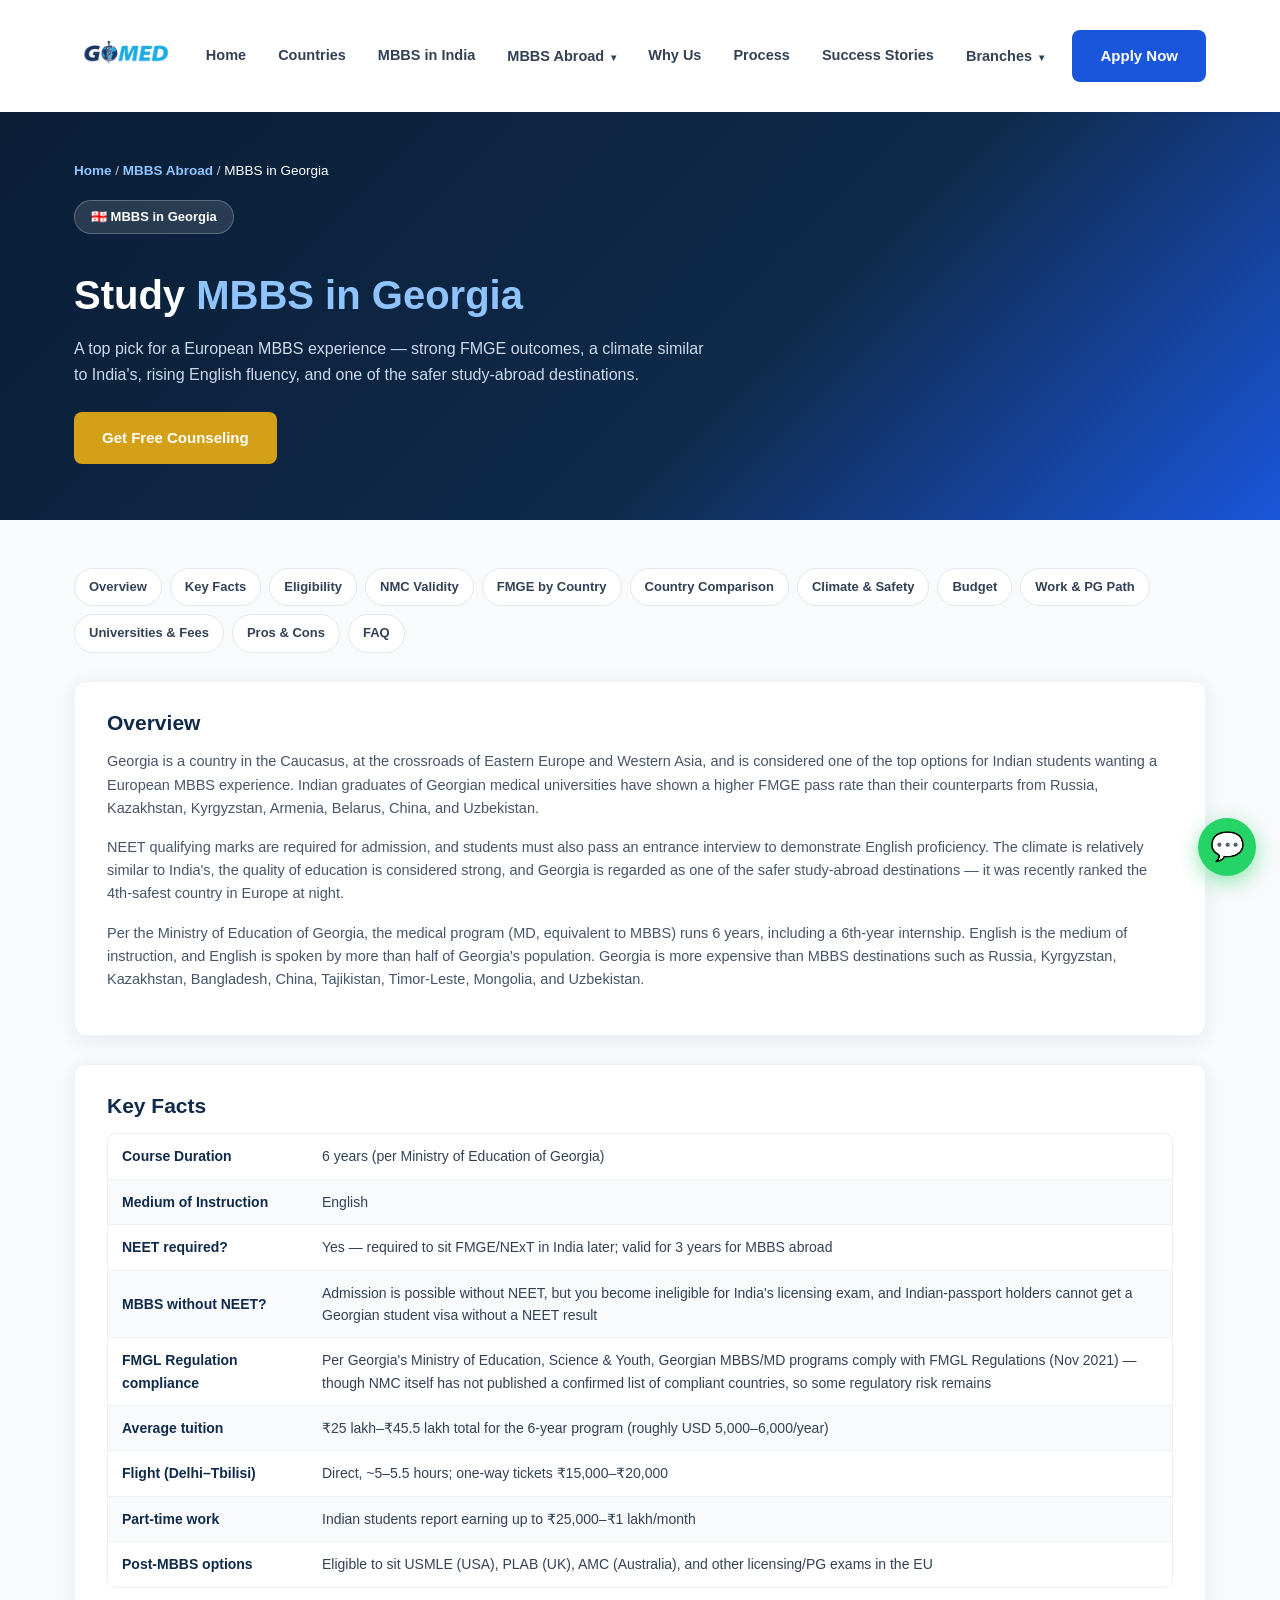
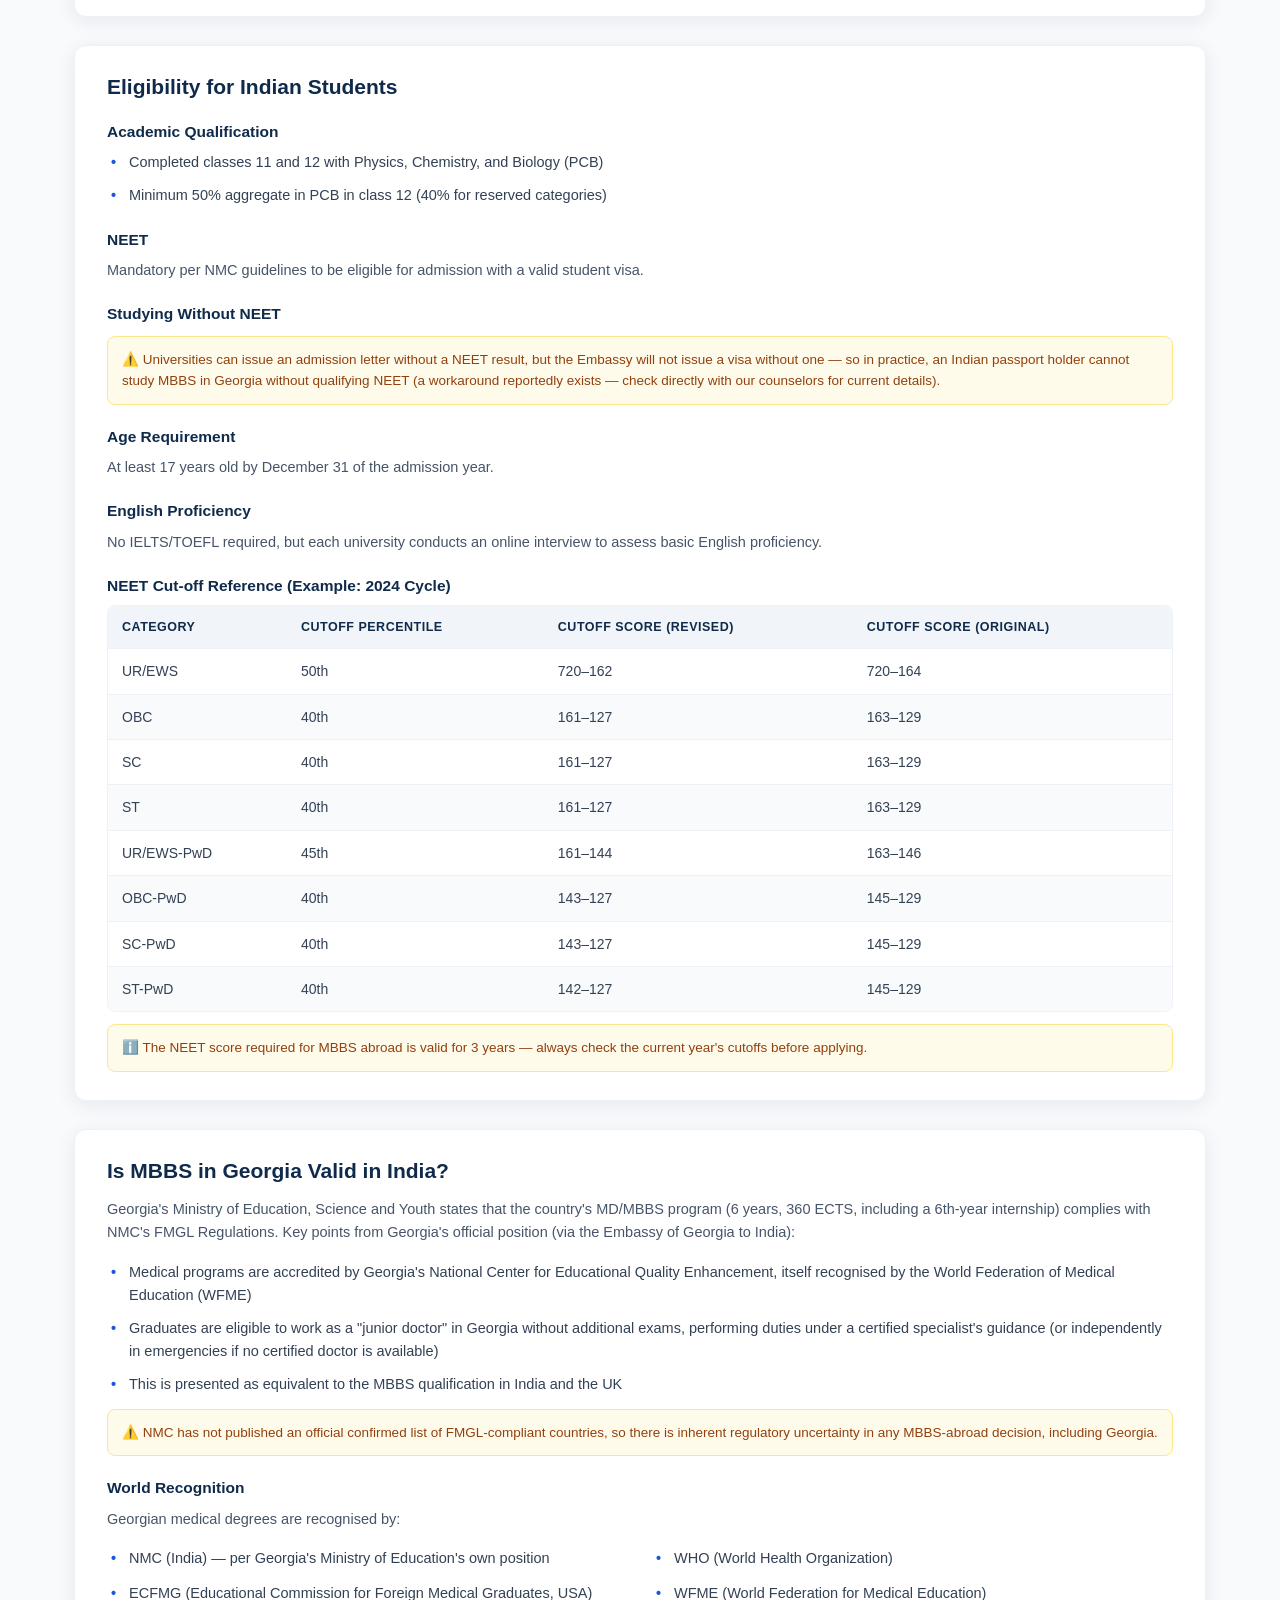
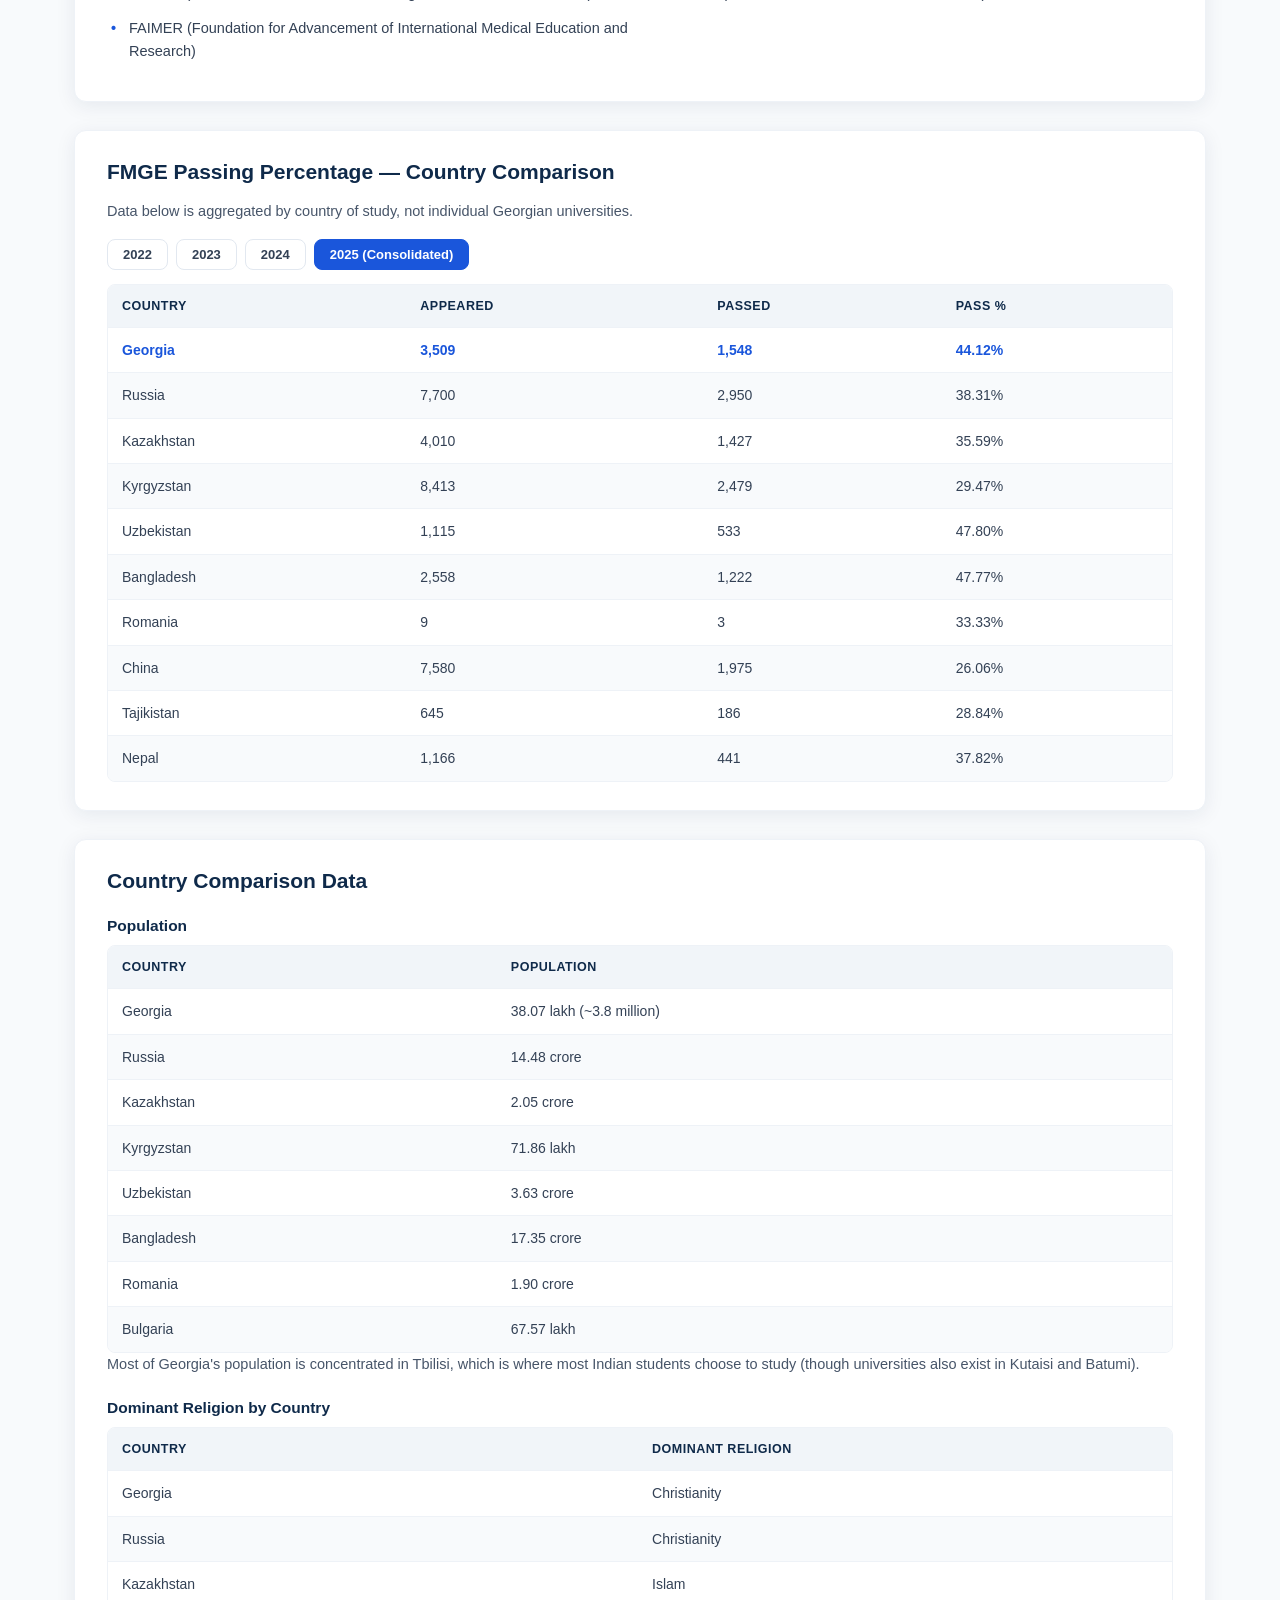
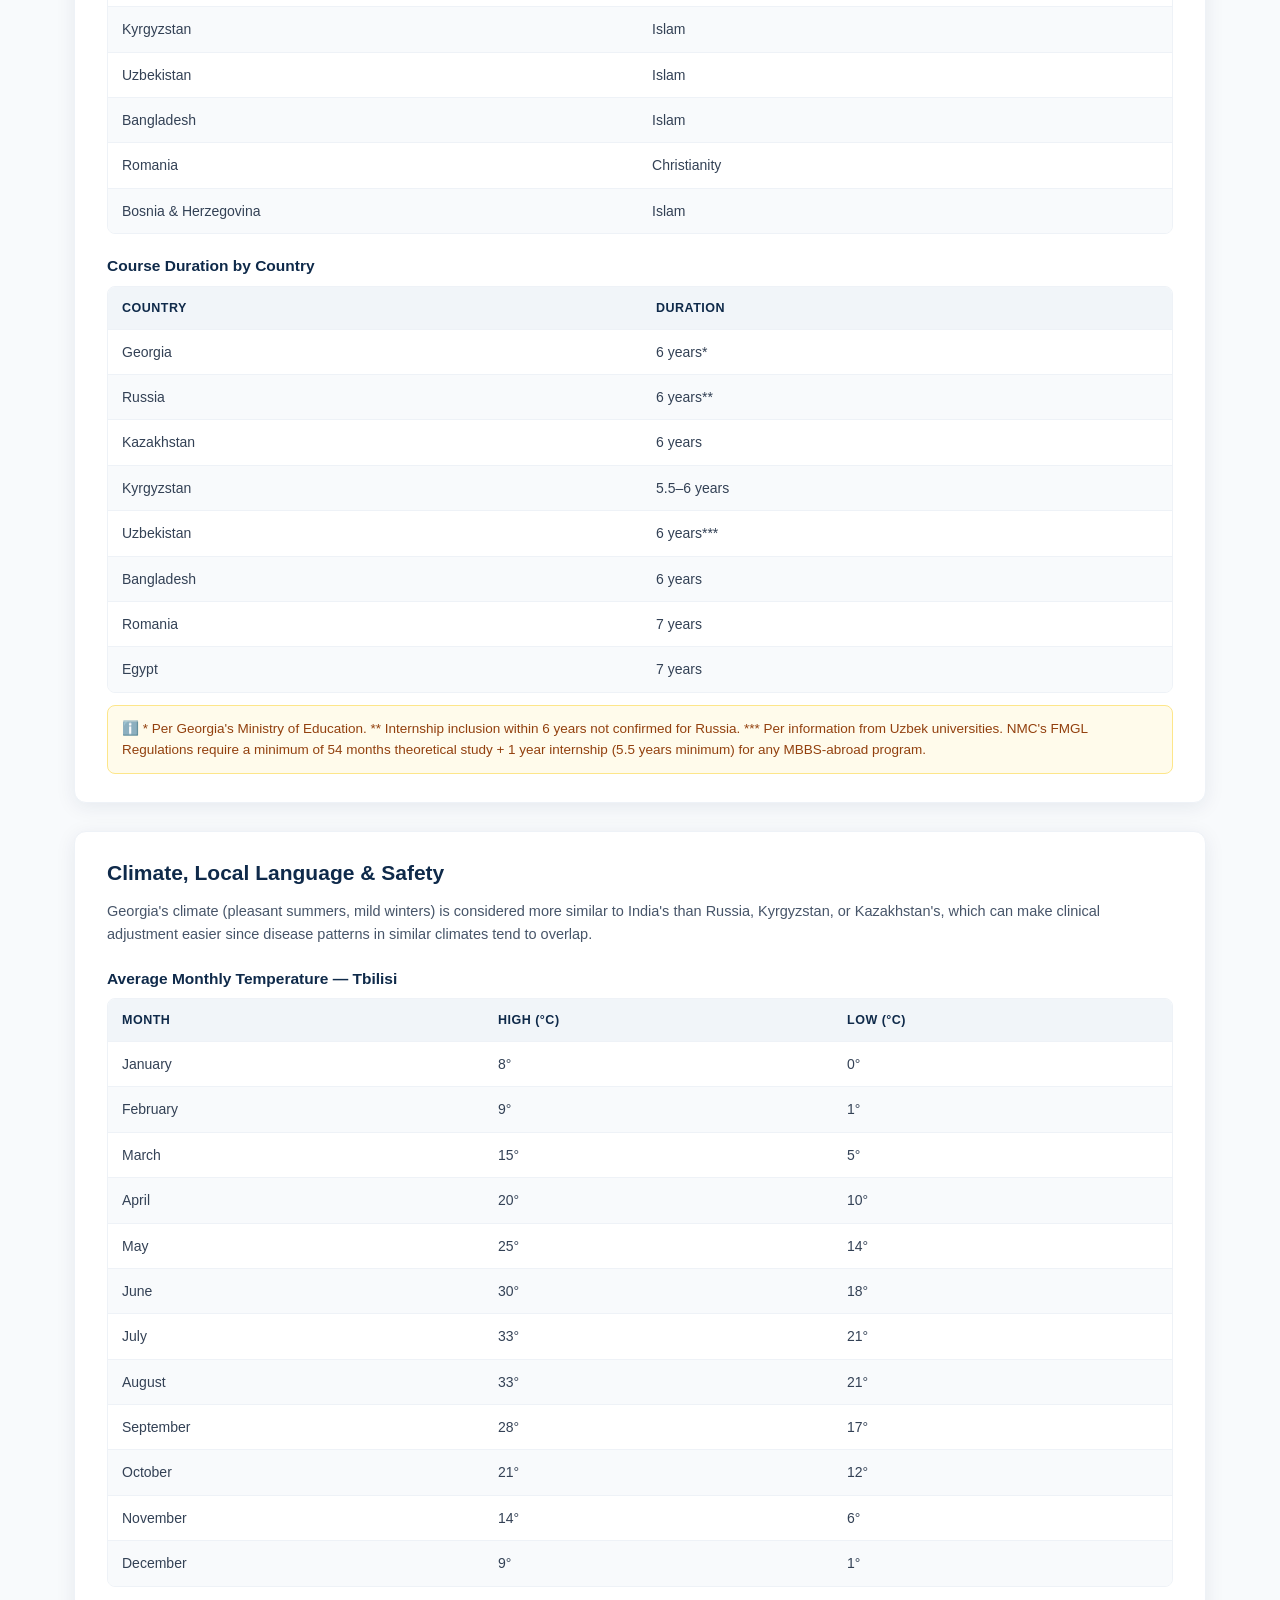
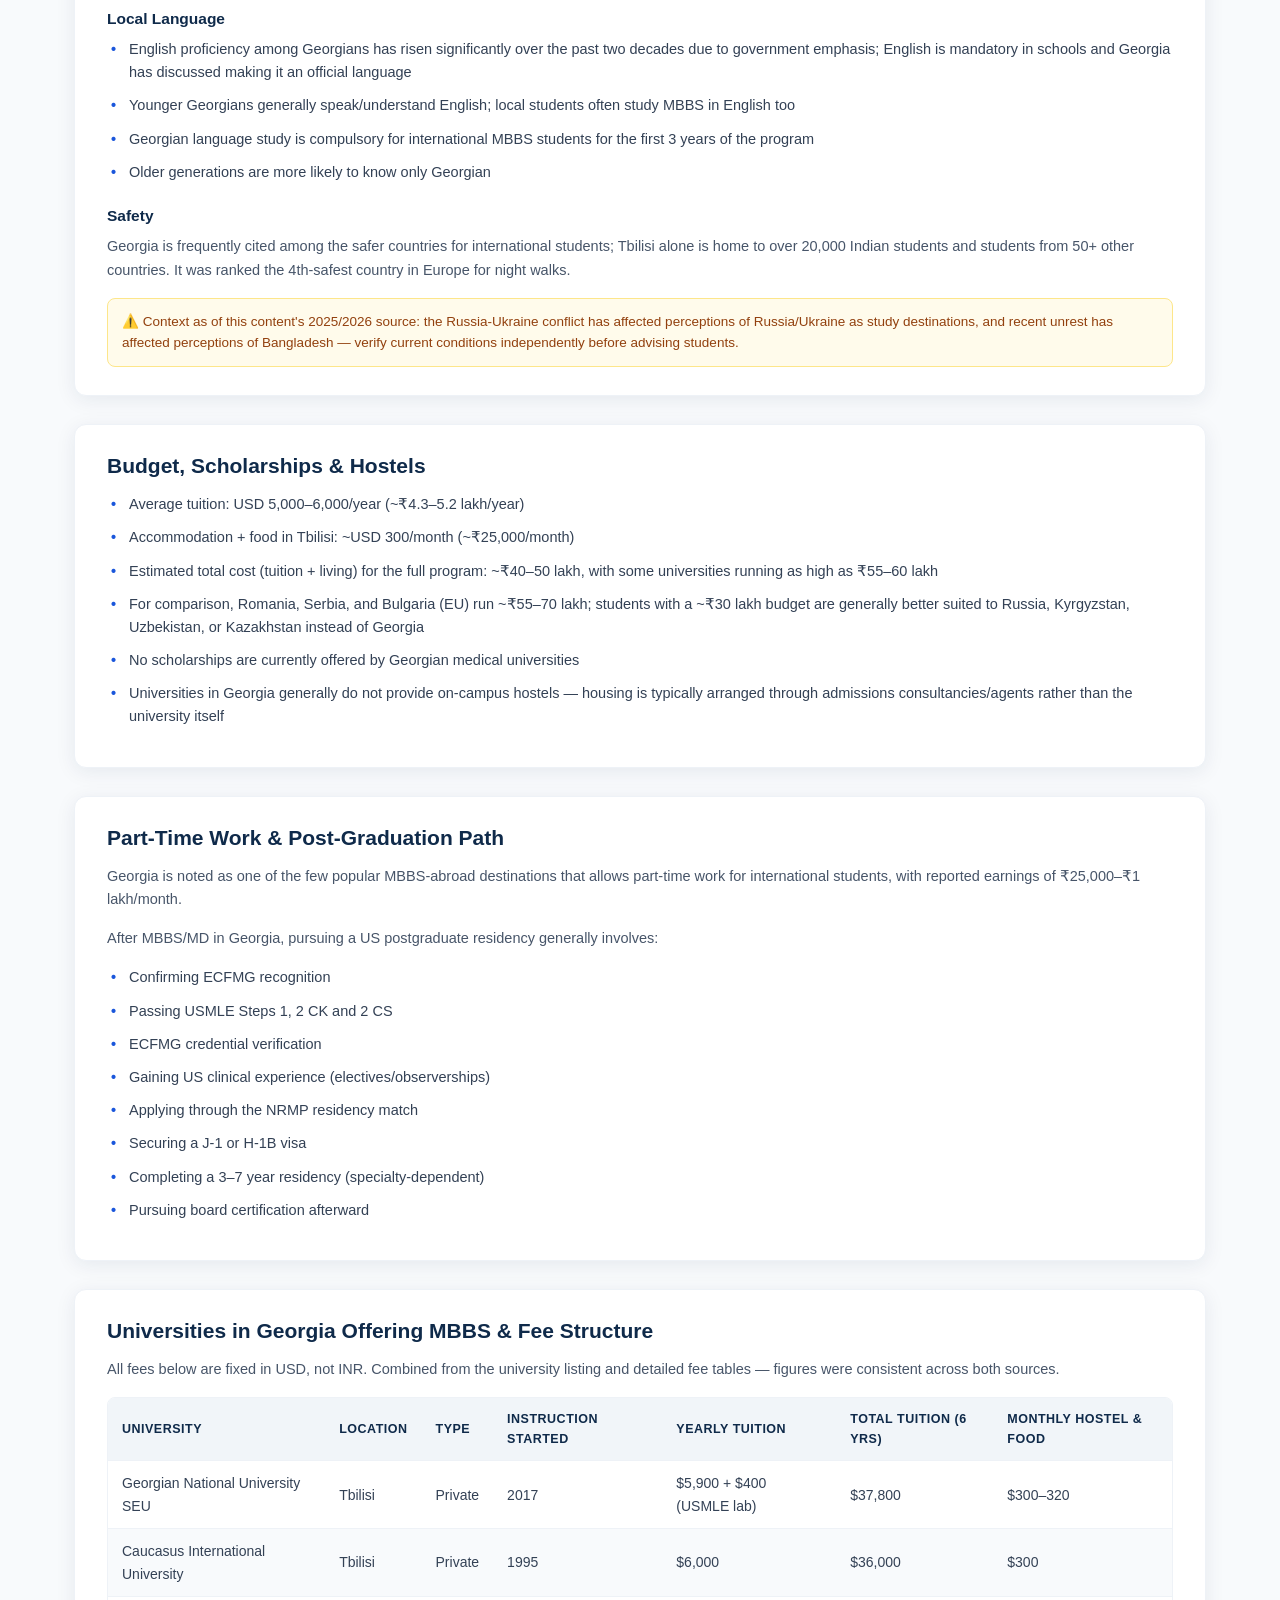
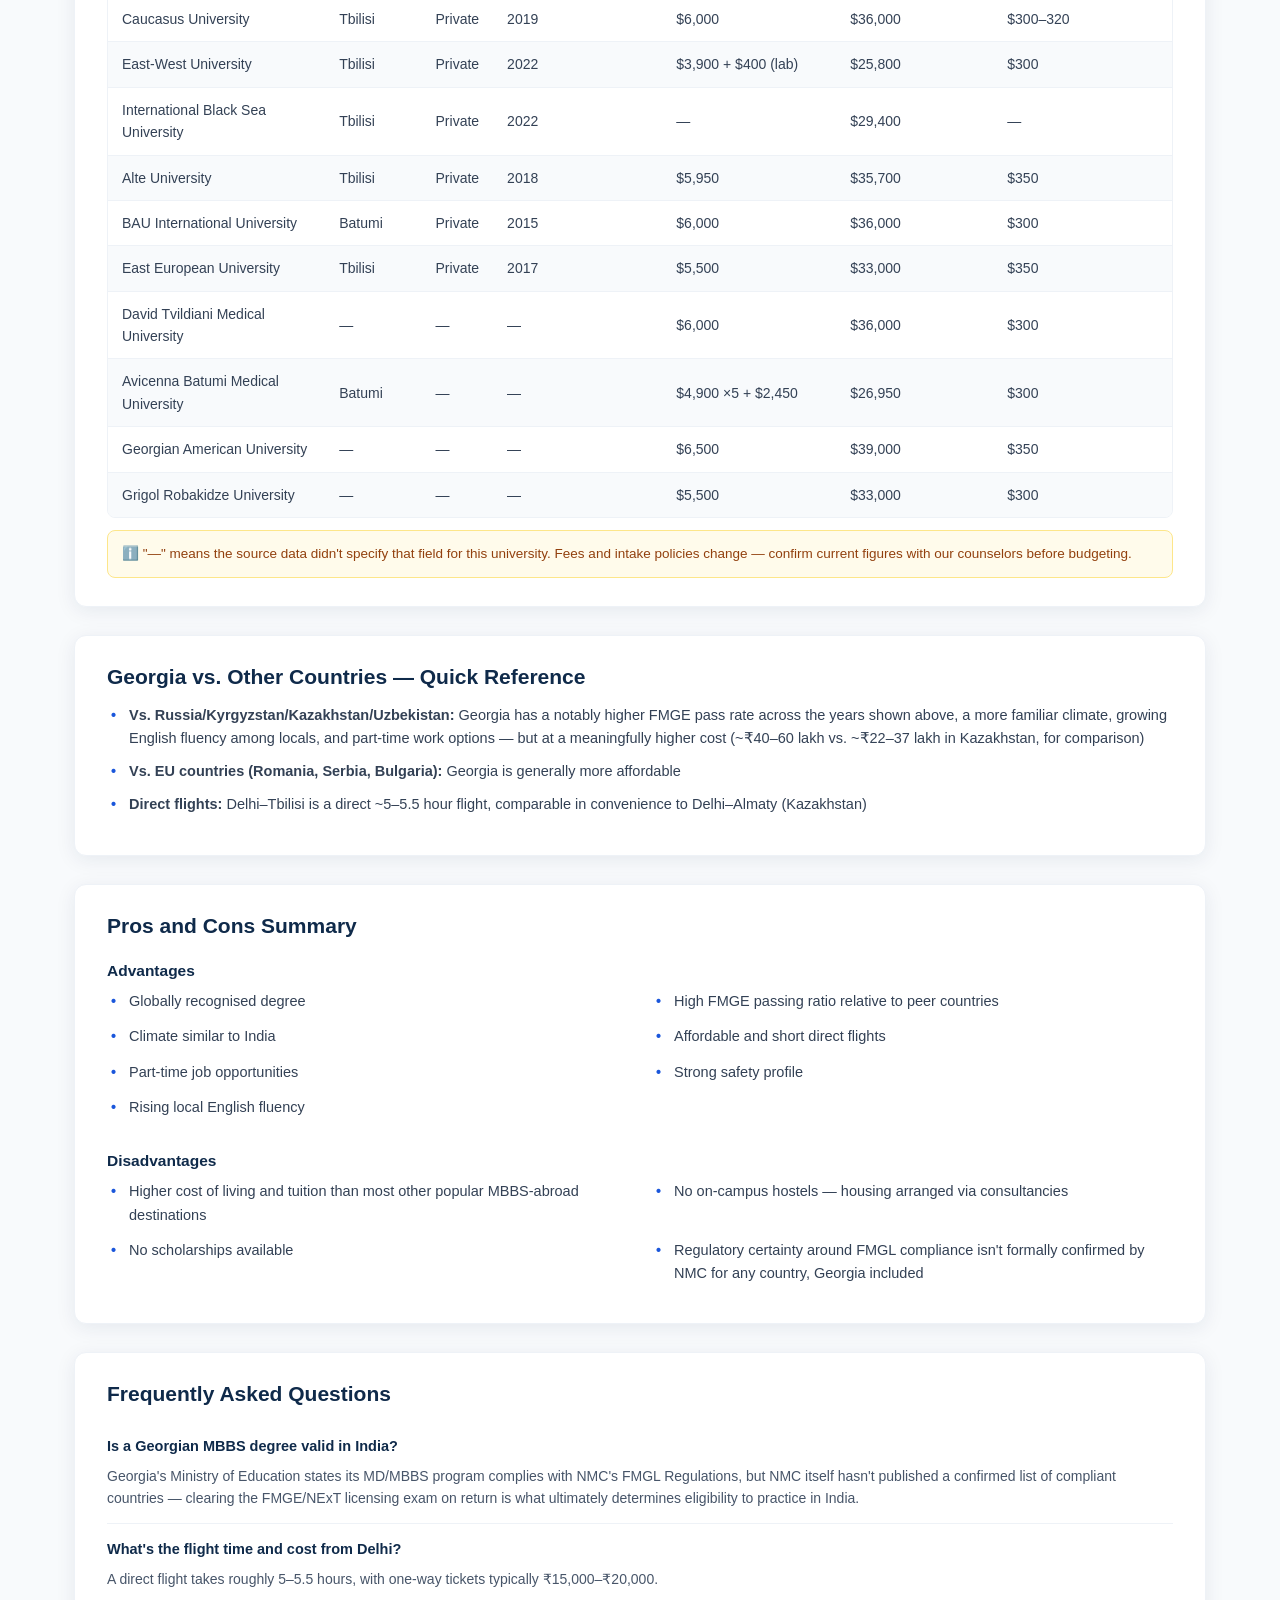
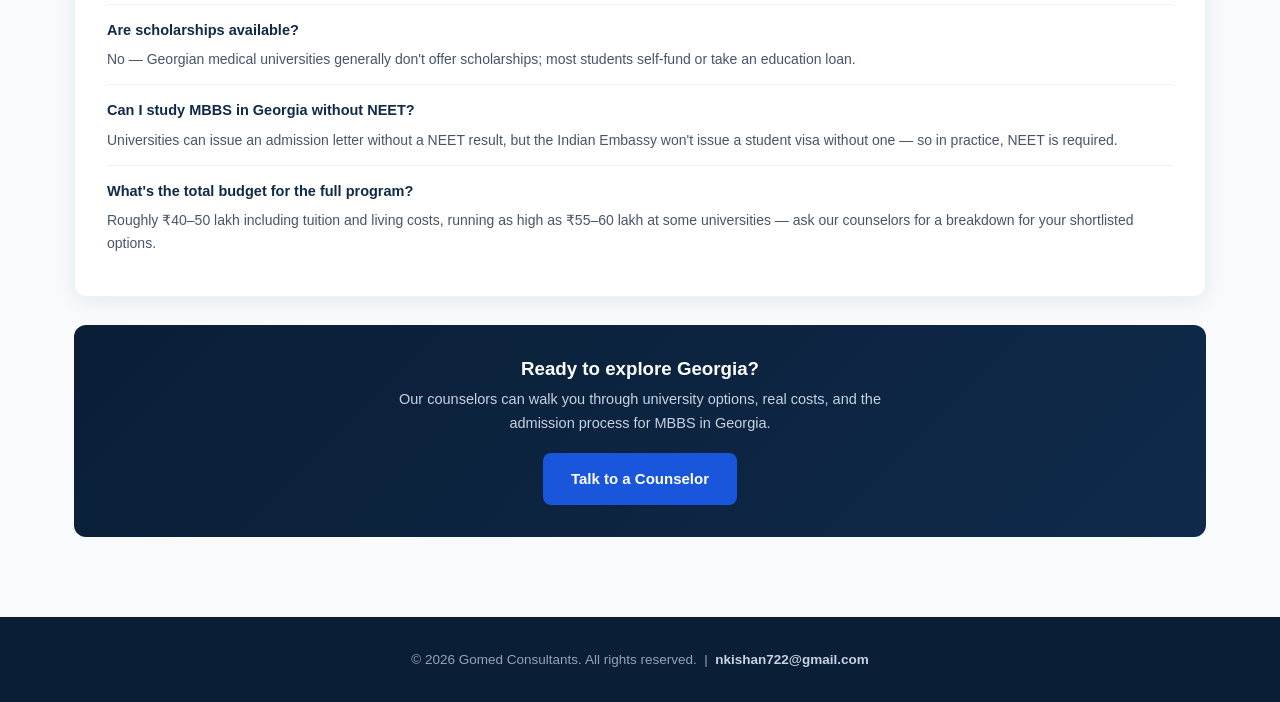
<file: mbbs-in-georgia.html>
<!DOCTYPE html>
<html lang="en">
<head>
<meta charset="UTF-8">
<meta name="viewport" content="width=device-width, initial-scale=1.0">
<title>MBBS in Georgia | Gomed Consultants</title>
<meta name="description" content="MBBS in Georgia — duration, eligibility, medium of instruction, fees, and what to know before choosing a Georgian medical university.">
<meta name="robots" content="index, follow">
<meta name="theme-color" content="#0f2a4a">
<link rel="canonical" href="https://www.gomedconsultancy.in/mbbs-in-georgia.html">
<link rel="icon" type="image/svg+xml" href="assets/favicon.svg">
<link rel="apple-touch-icon" href="assets/favicon.svg">
<meta property="og:type" content="website">
<meta property="og:site_name" content="Gomed Consultants">
<meta property="og:title" content="MBBS in Georgia | Gomed Consultants">
<meta property="og:description" content="Duration, eligibility, fees and what to know about MBBS in Georgia.">
<meta property="og:url" content="https://www.gomedconsultancy.in/mbbs-in-georgia.html">
<meta property="og:image" content="https://www.gomedconsultancy.in/assets/gomed.png">
<meta name="twitter:card" content="summary_large_image">
<meta name="twitter:title" content="MBBS in Georgia | Gomed Consultants">
<meta name="twitter:description" content="Duration, eligibility, fees and what to know about MBBS in Georgia.">
<meta name="twitter:image" content="https://www.gomedconsultancy.in/assets/gomed.png">
<link rel="stylesheet" href="style.css">
</head>
<body>

<header>
  <nav class="nav">
    <a href="index.html#home" class="logo"><img src="assets/gomed.png" alt="Gomed Consultants" class="logo-img"></a>
    <div class="nav-links" id="navLinks">
      <a href="index.html#home">Home</a>
      <a href="index.html#countries">Countries</a>
      <a href="mbbs-in-india.html">MBBS in India</a>
      <div class="nav-item">
        <a href="mbbs-abroad.html">MBBS Abroad <span class="caret">&#9662;</span></a>
        <div class="nav-dropdown">
          <a href="mbbs-in-russia.html">🇷🇺 MBBS in Russia</a>
          <a href="mbbs-in-georgia.html">🇬🇪 MBBS in Georgia</a>
          <a href="mbbs-in-kazakhstan.html">🇰🇿 MBBS in Kazakhstan</a>
          <a href="mbbs-in-uzbekistan.html">🇺🇿 MBBS in Uzbekistan</a>
          <a href="mbbs-in-kyrgyzstan.html">🇰🇬 MBBS in Kyrgyzstan</a>
          <a href="mbbs-in-bangladesh.html">🇧🇩 MBBS in Bangladesh</a>
          <a href="mbbs-in-nepal.html">🇳🇵 MBBS in Nepal</a>
          <a href="mbbs-in-mongolia.html">🇲🇳 MBBS in Mongolia</a>
          <a href="mbbs-in-timor-leste.html">🇹🇱 MBBS in Timor-Leste</a>
          <a href="mbbs-in-romania.html">🇷🇴 MBBS in Romania (EU)</a>
          <a href="mbbs-in-bulgaria.html">🇧🇬 MBBS in Bulgaria (EU)</a>
          <a href="mbbs-abroad.html" class="nav-dropdown-all">View All Countries →</a>
        </div>
      </div>
      <a href="index.html#why-us">Why Us</a>
      <a href="index.html#process">Process</a>
      <a href="index.html#testimonials">Success Stories</a>
      <div class="nav-item">
        <a href="branches.html">Branches <span class="caret">&#9662;</span></a>
        <div class="nav-dropdown">
          <a href="branches.html#mumbai">📍 Mumbai (HQ)</a>
          <a href="branches.html#kalyan">📍 Kalyan</a>
          <a href="branches.html#thane">📍 Thane</a>
          <a href="branches.html#lucknow">📍 Lucknow</a>
          <a href="branches.html#jaipur">📍 Jaipur</a>
          <a href="branches.html#raipur">📍 Raipur</a>
          <a href="branches.html" class="nav-dropdown-all">View All Branches →</a>
        </div>
      </div>
    </div>
    <div class="nav-cta">
      <a href="index.html#contact" class="btn btn-primary">Apply Now</a>
      <button class="menu-toggle" id="menuToggle">&#9776;</button>
    </div>
  </nav>
</header>

<section class="info-hero">
  <div class="container">
    <div class="breadcrumb"><a href="index.html#home">Home</a> / <a href="mbbs-abroad.html">MBBS Abroad</a> / <span>MBBS in Georgia</span></div>
    <span class="hero-badge">🇬🇪 MBBS in Georgia</span>
    <h1>Study <span>MBBS in Georgia</span></h1>
    <p>A top pick for a European MBBS experience — strong FMGE outcomes, a climate similar to India's, rising English fluency, and one of the safer study-abroad destinations.</p>
    <a href="index.html#contact" class="btn btn-gold">Get Free Counseling</a>
  </div>
</section>

<section class="info-page">
  <div class="container">

    <nav class="quick-nav" aria-label="Page sections">
      <a href="#overview">Overview</a>
      <a href="#key-facts">Key Facts</a>
      <a href="#eligibility">Eligibility</a>
      <a href="#nmc-validity">NMC Validity</a>
      <a href="#fmge-comparison">FMGE by Country</a>
      <a href="#country-comparison">Country Comparison</a>
      <a href="#climate-safety">Climate &amp; Safety</a>
      <a href="#budget">Budget</a>
      <a href="#work-postgrad">Work &amp; PG Path</a>
      <a href="#universities">Universities &amp; Fees</a>
      <a href="#pros-cons">Pros &amp; Cons</a>
      <a href="#faq">FAQ</a>
    </nav>

    <div class="info-block" id="overview">
      <h2 class="info-heading">Overview</h2>
      <p class="info-sub">Georgia is a country in the Caucasus, at the crossroads of Eastern Europe and Western Asia, and is considered one of the top options for Indian students wanting a European MBBS experience. Indian graduates of Georgian medical universities have shown a higher FMGE pass rate than their counterparts from Russia, Kazakhstan, Kyrgyzstan, Armenia, Belarus, China, and Uzbekistan.</p>
      <p class="info-sub">NEET qualifying marks are required for admission, and students must also pass an entrance interview to demonstrate English proficiency. The climate is relatively similar to India's, the quality of education is considered strong, and Georgia is regarded as one of the safer study-abroad destinations — it was recently ranked the 4th-safest country in Europe at night.</p>
      <p class="info-sub">Per the Ministry of Education of Georgia, the medical program (MD, equivalent to MBBS) runs 6 years, including a 6th-year internship. English is the medium of instruction, and English is spoken by more than half of Georgia's population. Georgia is more expensive than MBBS destinations such as Russia, Kyrgyzstan, Kazakhstan, Bangladesh, China, Tajikistan, Timor-Leste, Mongolia, and Uzbekistan.</p>
    </div>

    <div class="info-block" id="key-facts">
      <h2 class="info-heading">Key Facts</h2>
      <div class="table-wrap">
        <table class="info-table kv">
          <tbody>
            <tr><td>Course Duration</td><td>6 years (per Ministry of Education of Georgia)</td></tr>
            <tr><td>Medium of Instruction</td><td>English</td></tr>
            <tr><td>NEET required?</td><td>Yes — required to sit FMGE/NExT in India later; valid for 3 years for MBBS abroad</td></tr>
            <tr><td>MBBS without NEET?</td><td>Admission is possible without NEET, but you become ineligible for India's licensing exam, and Indian-passport holders cannot get a Georgian student visa without a NEET result</td></tr>
            <tr><td>FMGL Regulation compliance</td><td>Per Georgia's Ministry of Education, Science &amp; Youth, Georgian MBBS/MD programs comply with FMGL Regulations (Nov 2021) — though NMC itself has not published a confirmed list of compliant countries, so some regulatory risk remains</td></tr>
            <tr><td>Average tuition</td><td>₹25 lakh–₹45.5 lakh total for the 6-year program (roughly USD 5,000–6,000/year)</td></tr>
            <tr><td>Flight (Delhi–Tbilisi)</td><td>Direct, ~5–5.5 hours; one-way tickets ₹15,000–₹20,000</td></tr>
            <tr><td>Part-time work</td><td>Indian students report earning up to ₹25,000–₹1 lakh/month</td></tr>
            <tr><td>Post-MBBS options</td><td>Eligible to sit USMLE (USA), PLAB (UK), AMC (Australia), and other licensing/PG exams in the EU</td></tr>
          </tbody>
        </table>
      </div>
    </div>

    <div class="info-block" id="eligibility">
      <h2 class="info-heading">Eligibility for Indian Students</h2>
      <h3 class="sub-heading">Academic Qualification</h3>
      <ul class="info-list">
        <li>Completed classes 11 and 12 with Physics, Chemistry, and Biology (PCB)</li>
        <li>Minimum 50% aggregate in PCB in class 12 (40% for reserved categories)</li>
      </ul>
      <h3 class="sub-heading">NEET</h3>
      <p class="info-sub">Mandatory per NMC guidelines to be eligible for admission with a valid student visa.</p>
      <h3 class="sub-heading">Studying Without NEET</h3>
      <p class="info-note">⚠️ Universities can issue an admission letter without a NEET result, but the Embassy will not issue a visa without one — so in practice, an Indian passport holder cannot study MBBS in Georgia without qualifying NEET (a workaround reportedly exists — check directly with our counselors for current details).</p>
      <h3 class="sub-heading">Age Requirement</h3>
      <p class="info-sub">At least 17 years old by December 31 of the admission year.</p>
      <h3 class="sub-heading">English Proficiency</h3>
      <p class="info-sub">No IELTS/TOEFL required, but each university conducts an online interview to assess basic English proficiency.</p>

      <h3 class="sub-heading">NEET Cut-off Reference (Example: 2024 Cycle)</h3>
      <div class="table-wrap">
        <table class="info-table">
          <thead><tr><th>Category</th><th>Cutoff Percentile</th><th>Cutoff Score (Revised)</th><th>Cutoff Score (Original)</th></tr></thead>
          <tbody>
            <tr><td>UR/EWS</td><td>50th</td><td>720–162</td><td>720–164</td></tr>
            <tr><td>OBC</td><td>40th</td><td>161–127</td><td>163–129</td></tr>
            <tr><td>SC</td><td>40th</td><td>161–127</td><td>163–129</td></tr>
            <tr><td>ST</td><td>40th</td><td>161–127</td><td>163–129</td></tr>
            <tr><td>UR/EWS-PwD</td><td>45th</td><td>161–144</td><td>163–146</td></tr>
            <tr><td>OBC-PwD</td><td>40th</td><td>143–127</td><td>145–129</td></tr>
            <tr><td>SC-PwD</td><td>40th</td><td>143–127</td><td>145–129</td></tr>
            <tr><td>ST-PwD</td><td>40th</td><td>142–127</td><td>145–129</td></tr>
          </tbody>
        </table>
      </div>
      <p class="info-note">ℹ️ The NEET score required for MBBS abroad is valid for 3 years — always check the current year's cutoffs before applying.</p>
    </div>

    <div class="info-block" id="nmc-validity">
      <h2 class="info-heading">Is MBBS in Georgia Valid in India?</h2>
      <p class="info-sub">Georgia's Ministry of Education, Science and Youth states that the country's MD/MBBS program (6 years, 360 ECTS, including a 6th-year internship) complies with NMC's FMGL Regulations. Key points from Georgia's official position (via the Embassy of Georgia to India):</p>
      <ul class="info-list">
        <li>Medical programs are accredited by Georgia's National Center for Educational Quality Enhancement, itself recognised by the World Federation of Medical Education (WFME)</li>
        <li>Graduates are eligible to work as a "junior doctor" in Georgia without additional exams, performing duties under a certified specialist's guidance (or independently in emergencies if no certified doctor is available)</li>
        <li>This is presented as equivalent to the MBBS qualification in India and the UK</li>
      </ul>
      <p class="info-note">⚠️ NMC has not published an official confirmed list of FMGL-compliant countries, so there is inherent regulatory uncertainty in any MBBS-abroad decision, including Georgia.</p>

      <h3 class="sub-heading">World Recognition</h3>
      <p class="info-sub">Georgian medical degrees are recognised by:</p>
      <ul class="info-list two-col">
        <li>NMC (India) — per Georgia's Ministry of Education's own position</li>
        <li>WHO (World Health Organization)</li>
        <li>ECFMG (Educational Commission for Foreign Medical Graduates, USA)</li>
        <li>WFME (World Federation for Medical Education)</li>
        <li>FAIMER (Foundation for Advancement of International Medical Education and Research)</li>
      </ul>
    </div>

    <div class="info-block" id="fmge-comparison">
      <h2 class="info-heading">FMGE Passing Percentage — Country Comparison</h2>
      <p class="info-sub">Data below is aggregated by country of study, not individual Georgian universities.</p>
      <div id="fmge-country-table"></div>
    </div>

    <div class="info-block" id="country-comparison">
      <h2 class="info-heading">Country Comparison Data</h2>

      <h3 class="sub-heading">Population</h3>
      <div class="table-wrap">
        <table class="info-table">
          <thead><tr><th>Country</th><th>Population</th></tr></thead>
          <tbody>
            <tr><td>Georgia</td><td>38.07 lakh (~3.8 million)</td></tr>
            <tr><td>Russia</td><td>14.48 crore</td></tr>
            <tr><td>Kazakhstan</td><td>2.05 crore</td></tr>
            <tr><td>Kyrgyzstan</td><td>71.86 lakh</td></tr>
            <tr><td>Uzbekistan</td><td>3.63 crore</td></tr>
            <tr><td>Bangladesh</td><td>17.35 crore</td></tr>
            <tr><td>Romania</td><td>1.90 crore</td></tr>
            <tr><td>Bulgaria</td><td>67.57 lakh</td></tr>
          </tbody>
        </table>
      </div>
      <p class="info-sub">Most of Georgia's population is concentrated in Tbilisi, which is where most Indian students choose to study (though universities also exist in Kutaisi and Batumi).</p>

      <h3 class="sub-heading">Dominant Religion by Country</h3>
      <div class="table-wrap">
        <table class="info-table">
          <thead><tr><th>Country</th><th>Dominant Religion</th></tr></thead>
          <tbody>
            <tr><td>Georgia</td><td>Christianity</td></tr>
            <tr><td>Russia</td><td>Christianity</td></tr>
            <tr><td>Kazakhstan</td><td>Islam</td></tr>
            <tr><td>Kyrgyzstan</td><td>Islam</td></tr>
            <tr><td>Uzbekistan</td><td>Islam</td></tr>
            <tr><td>Bangladesh</td><td>Islam</td></tr>
            <tr><td>Romania</td><td>Christianity</td></tr>
            <tr><td>Bosnia &amp; Herzegovina</td><td>Islam</td></tr>
          </tbody>
        </table>
      </div>

      <h3 class="sub-heading">Course Duration by Country</h3>
      <div class="table-wrap">
        <table class="info-table">
          <thead><tr><th>Country</th><th>Duration</th></tr></thead>
          <tbody>
            <tr><td>Georgia</td><td>6 years*</td></tr>
            <tr><td>Russia</td><td>6 years**</td></tr>
            <tr><td>Kazakhstan</td><td>6 years</td></tr>
            <tr><td>Kyrgyzstan</td><td>5.5–6 years</td></tr>
            <tr><td>Uzbekistan</td><td>6 years***</td></tr>
            <tr><td>Bangladesh</td><td>6 years</td></tr>
            <tr><td>Romania</td><td>7 years</td></tr>
            <tr><td>Egypt</td><td>7 years</td></tr>
          </tbody>
        </table>
      </div>
      <p class="info-note">ℹ️ * Per Georgia's Ministry of Education. ** Internship inclusion within 6 years not confirmed for Russia. *** Per information from Uzbek universities. NMC's FMGL Regulations require a minimum of 54 months theoretical study + 1 year internship (5.5 years minimum) for any MBBS-abroad program.</p>
    </div>

    <div class="info-block" id="climate-safety">
      <h2 class="info-heading">Climate, Local Language &amp; Safety</h2>
      <p class="info-sub">Georgia's climate (pleasant summers, mild winters) is considered more similar to India's than Russia, Kyrgyzstan, or Kazakhstan's, which can make clinical adjustment easier since disease patterns in similar climates tend to overlap.</p>
      <h3 class="sub-heading">Average Monthly Temperature — Tbilisi</h3>
      <div class="table-wrap">
        <table class="info-table">
          <thead><tr><th>Month</th><th>High (°C)</th><th>Low (°C)</th></tr></thead>
          <tbody>
            <tr><td>January</td><td>8°</td><td>0°</td></tr>
            <tr><td>February</td><td>9°</td><td>1°</td></tr>
            <tr><td>March</td><td>15°</td><td>5°</td></tr>
            <tr><td>April</td><td>20°</td><td>10°</td></tr>
            <tr><td>May</td><td>25°</td><td>14°</td></tr>
            <tr><td>June</td><td>30°</td><td>18°</td></tr>
            <tr><td>July</td><td>33°</td><td>21°</td></tr>
            <tr><td>August</td><td>33°</td><td>21°</td></tr>
            <tr><td>September</td><td>28°</td><td>17°</td></tr>
            <tr><td>October</td><td>21°</td><td>12°</td></tr>
            <tr><td>November</td><td>14°</td><td>6°</td></tr>
            <tr><td>December</td><td>9°</td><td>1°</td></tr>
          </tbody>
        </table>
      </div>

      <h3 class="sub-heading">Local Language</h3>
      <ul class="info-list">
        <li>English proficiency among Georgians has risen significantly over the past two decades due to government emphasis; English is mandatory in schools and Georgia has discussed making it an official language</li>
        <li>Younger Georgians generally speak/understand English; local students often study MBBS in English too</li>
        <li>Georgian language study is compulsory for international MBBS students for the first 3 years of the program</li>
        <li>Older generations are more likely to know only Georgian</li>
      </ul>

      <h3 class="sub-heading">Safety</h3>
      <p class="info-sub">Georgia is frequently cited among the safer countries for international students; Tbilisi alone is home to over 20,000 Indian students and students from 50+ other countries. It was ranked the 4th-safest country in Europe for night walks.</p>
      <p class="info-note">⚠️ Context as of this content's 2025/2026 source: the Russia-Ukraine conflict has affected perceptions of Russia/Ukraine as study destinations, and recent unrest has affected perceptions of Bangladesh — verify current conditions independently before advising students.</p>
    </div>

    <div class="info-block" id="budget">
      <h2 class="info-heading">Budget, Scholarships &amp; Hostels</h2>
      <ul class="info-list">
        <li>Average tuition: USD 5,000–6,000/year (~₹4.3–5.2 lakh/year)</li>
        <li>Accommodation + food in Tbilisi: ~USD 300/month (~₹25,000/month)</li>
        <li>Estimated total cost (tuition + living) for the full program: ~₹40–50 lakh, with some universities running as high as ₹55–60 lakh</li>
        <li>For comparison, Romania, Serbia, and Bulgaria (EU) run ~₹55–70 lakh; students with a ~₹30 lakh budget are generally better suited to Russia, Kyrgyzstan, Uzbekistan, or Kazakhstan instead of Georgia</li>
        <li>No scholarships are currently offered by Georgian medical universities</li>
        <li>Universities in Georgia generally do not provide on-campus hostels — housing is typically arranged through admissions consultancies/agents rather than the university itself</li>
      </ul>
    </div>

    <div class="info-block" id="work-postgrad">
      <h2 class="info-heading">Part-Time Work &amp; Post-Graduation Path</h2>
      <p class="info-sub">Georgia is noted as one of the few popular MBBS-abroad destinations that allows part-time work for international students, with reported earnings of ₹25,000–₹1 lakh/month.</p>
      <p class="info-sub">After MBBS/MD in Georgia, pursuing a US postgraduate residency generally involves:</p>
      <ul class="info-list">
        <li>Confirming ECFMG recognition</li>
        <li>Passing USMLE Steps 1, 2 CK and 2 CS</li>
        <li>ECFMG credential verification</li>
        <li>Gaining US clinical experience (electives/observerships)</li>
        <li>Applying through the NRMP residency match</li>
        <li>Securing a J-1 or H-1B visa</li>
        <li>Completing a 3–7 year residency (specialty-dependent)</li>
        <li>Pursuing board certification afterward</li>
      </ul>
    </div>

    <div class="info-block" id="universities">
      <h2 class="info-heading">Universities in Georgia Offering MBBS &amp; Fee Structure</h2>
      <p class="info-sub">All fees below are fixed in USD, not INR. Combined from the university listing and detailed fee tables — figures were consistent across both sources.</p>
      <div class="table-wrap">
        <table class="info-table">
          <thead>
            <tr><th>University</th><th>Location</th><th>Type</th><th>Instruction Started</th><th>Yearly Tuition</th><th>Total Tuition (6 yrs)</th><th>Monthly Hostel &amp; Food</th></tr>
          </thead>
          <tbody>
            <tr><td>Georgian National University SEU</td><td>Tbilisi</td><td>Private</td><td>2017</td><td>$5,900 + $400 (USMLE lab)</td><td>$37,800</td><td>$300–320</td></tr>
            <tr><td>Caucasus International University</td><td>Tbilisi</td><td>Private</td><td>1995</td><td>$6,000</td><td>$36,000</td><td>$300</td></tr>
            <tr><td>Caucasus University</td><td>Tbilisi</td><td>Private</td><td>2019</td><td>$6,000</td><td>$36,000</td><td>$300–320</td></tr>
            <tr><td>East-West University</td><td>Tbilisi</td><td>Private</td><td>2022</td><td>$3,900 + $400 (lab)</td><td>$25,800</td><td>$300</td></tr>
            <tr><td>International Black Sea University</td><td>Tbilisi</td><td>Private</td><td>2022</td><td>—</td><td>$29,400</td><td>—</td></tr>
            <tr><td>Alte University</td><td>Tbilisi</td><td>Private</td><td>2018</td><td>$5,950</td><td>$35,700</td><td>$350</td></tr>
            <tr><td>BAU International University</td><td>Batumi</td><td>Private</td><td>2015</td><td>$6,000</td><td>$36,000</td><td>$300</td></tr>
            <tr><td>East European University</td><td>Tbilisi</td><td>Private</td><td>2017</td><td>$5,500</td><td>$33,000</td><td>$350</td></tr>
            <tr><td>David Tvildiani Medical University</td><td>—</td><td>—</td><td>—</td><td>$6,000</td><td>$36,000</td><td>$300</td></tr>
            <tr><td>Avicenna Batumi Medical University</td><td>Batumi</td><td>—</td><td>—</td><td>$4,900 ×5 + $2,450</td><td>$26,950</td><td>$300</td></tr>
            <tr><td>Georgian American University</td><td>—</td><td>—</td><td>—</td><td>$6,500</td><td>$39,000</td><td>$350</td></tr>
            <tr><td>Grigol Robakidze University</td><td>—</td><td>—</td><td>—</td><td>$5,500</td><td>$33,000</td><td>$300</td></tr>
          </tbody>
        </table>
      </div>
      <p class="info-note">ℹ️ "—" means the source data didn't specify that field for this university. Fees and intake policies change — confirm current figures with our counselors before budgeting.</p>
    </div>

    <div class="info-block" id="comparison">
      <h2 class="info-heading">Georgia vs. Other Countries — Quick Reference</h2>
      <ul class="info-list">
        <li><strong>Vs. Russia/Kyrgyzstan/Kazakhstan/Uzbekistan:</strong> Georgia has a notably higher FMGE pass rate across the years shown above, a more familiar climate, growing English fluency among locals, and part-time work options — but at a meaningfully higher cost (~₹40–60 lakh vs. ~₹22–37 lakh in Kazakhstan, for comparison)</li>
        <li><strong>Vs. EU countries (Romania, Serbia, Bulgaria):</strong> Georgia is generally more affordable</li>
        <li><strong>Direct flights:</strong> Delhi–Tbilisi is a direct ~5–5.5 hour flight, comparable in convenience to Delhi–Almaty (Kazakhstan)</li>
      </ul>
    </div>

    <div class="info-block" id="pros-cons">
      <h2 class="info-heading">Pros and Cons Summary</h2>
      <h3 class="sub-heading">Advantages</h3>
      <ul class="info-list two-col">
        <li>Globally recognised degree</li>
        <li>High FMGE passing ratio relative to peer countries</li>
        <li>Climate similar to India</li>
        <li>Affordable and short direct flights</li>
        <li>Part-time job opportunities</li>
        <li>Strong safety profile</li>
        <li>Rising local English fluency</li>
      </ul>
      <h3 class="sub-heading">Disadvantages</h3>
      <ul class="info-list two-col">
        <li>Higher cost of living and tuition than most other popular MBBS-abroad destinations</li>
        <li>No on-campus hostels — housing arranged via consultancies</li>
        <li>No scholarships available</li>
        <li>Regulatory certainty around FMGL compliance isn't formally confirmed by NMC for any country, Georgia included</li>
      </ul>
    </div>

    <div class="info-block" id="faq">
      <h2 class="info-heading">Frequently Asked Questions</h2>
      <div class="faq-item"><div class="faq-q">Is a Georgian MBBS degree valid in India?</div><div class="faq-a">Georgia's Ministry of Education states its MD/MBBS program complies with NMC's FMGL Regulations, but NMC itself hasn't published a confirmed list of compliant countries — clearing the FMGE/NExT licensing exam on return is what ultimately determines eligibility to practice in India.</div></div>
      <div class="faq-item"><div class="faq-q">What's the flight time and cost from Delhi?</div><div class="faq-a">A direct flight takes roughly 5–5.5 hours, with one-way tickets typically ₹15,000–₹20,000.</div></div>
      <div class="faq-item"><div class="faq-q">Are scholarships available?</div><div class="faq-a">No — Georgian medical universities generally don't offer scholarships; most students self-fund or take an education loan.</div></div>
      <div class="faq-item"><div class="faq-q">Can I study MBBS in Georgia without NEET?</div><div class="faq-a">Universities can issue an admission letter without a NEET result, but the Indian Embassy won't issue a student visa without one — so in practice, NEET is required.</div></div>
      <div class="faq-item"><div class="faq-q">What's the total budget for the full program?</div><div class="faq-a">Roughly ₹40–50 lakh including tuition and living costs, running as high as ₹55–60 lakh at some universities — ask our counselors for a breakdown for your shortlisted options.</div></div>
    </div>

    <div class="info-cta">
      <h3>Ready to explore Georgia?</h3>
      <p>Our counselors can walk you through university options, real costs, and the admission process for MBBS in Georgia.</p>
      <a href="index.html#contact" class="btn btn-primary">Talk to a Counselor</a>
    </div>

  </div>
</section>

<footer>
  <div class="container">
    &copy; 2026 Gomed Consultants. All rights reserved. &nbsp;|&nbsp; <a href="mailto:nkishan722@gmail.com">nkishan722@gmail.com</a>
  </div>
</footer>

<a class="wa-float" href="https://wa.me/919892012079" target="_blank" rel="noopener" aria-label="Chat on WhatsApp">💬</a>

<script src="script.js"></script>
<script src="mbbs-georgia-fmge.js" defer></script>

</body>
</html>
</file>
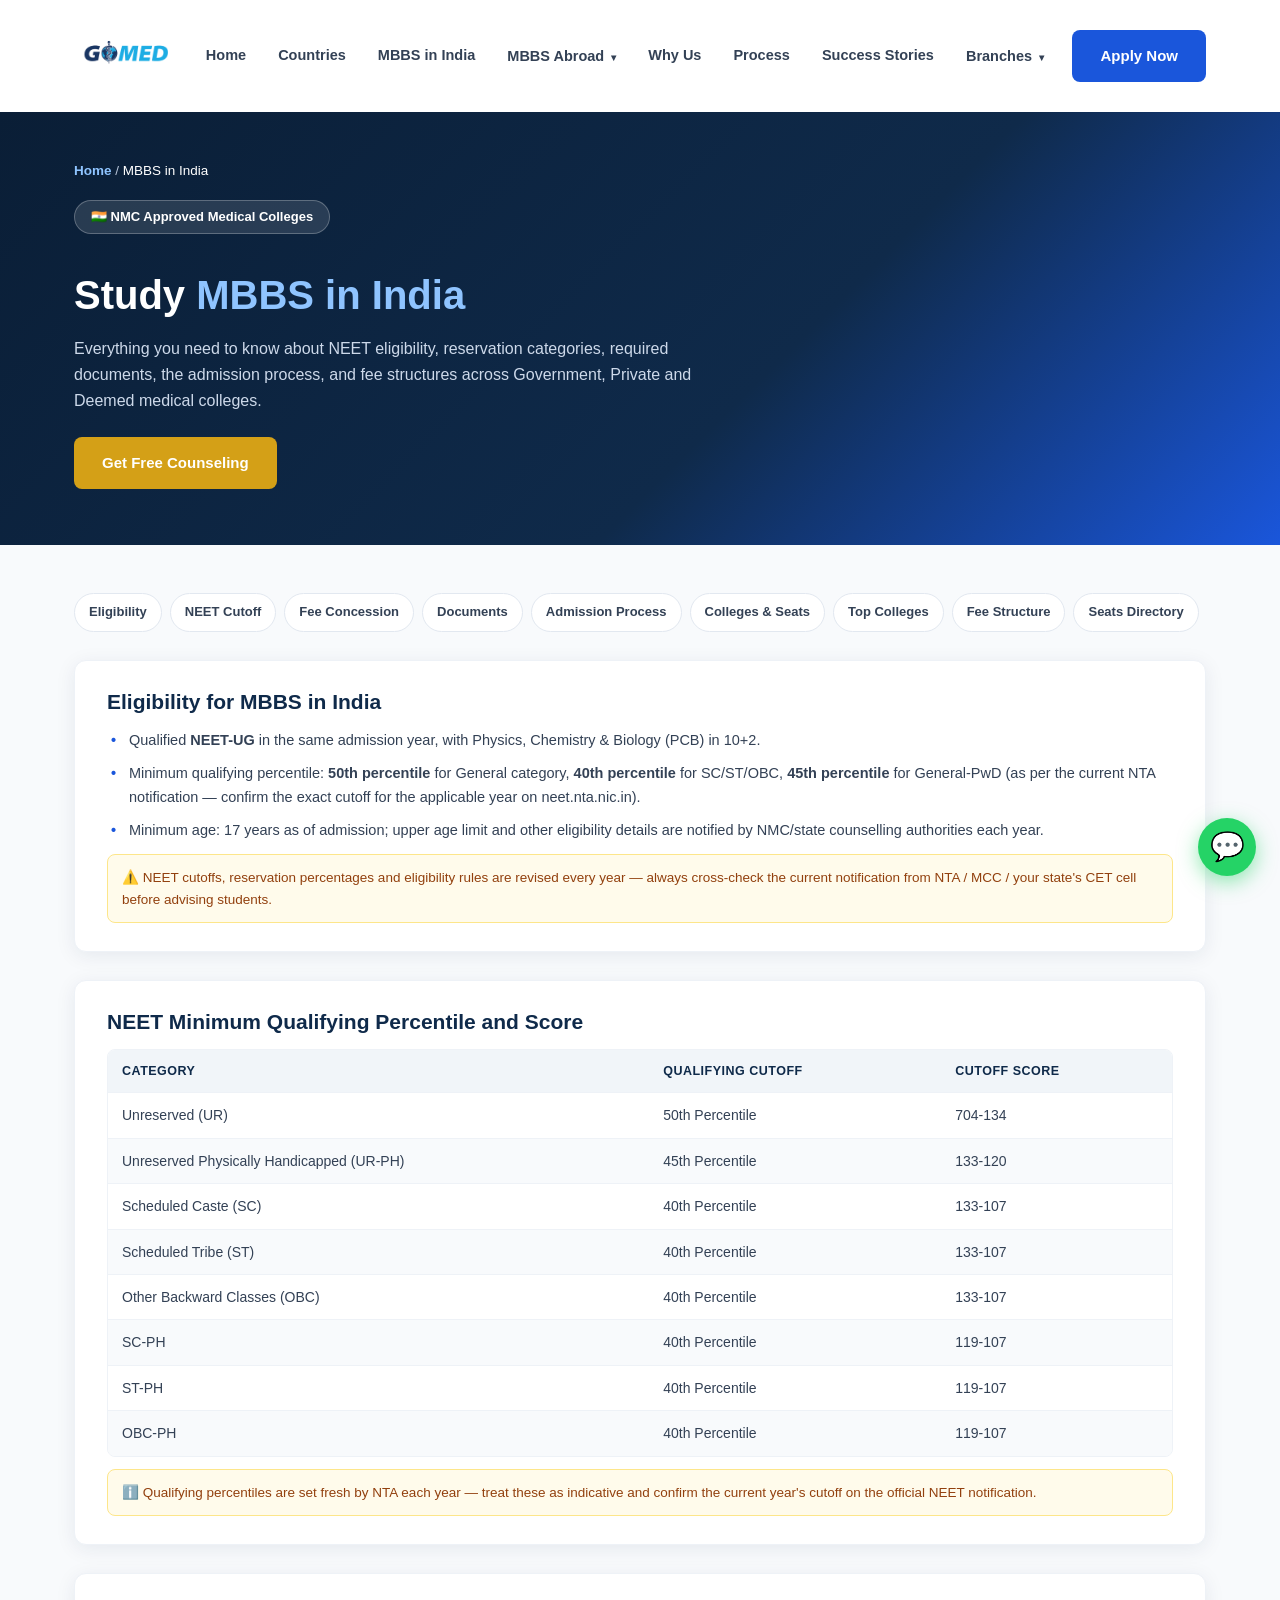
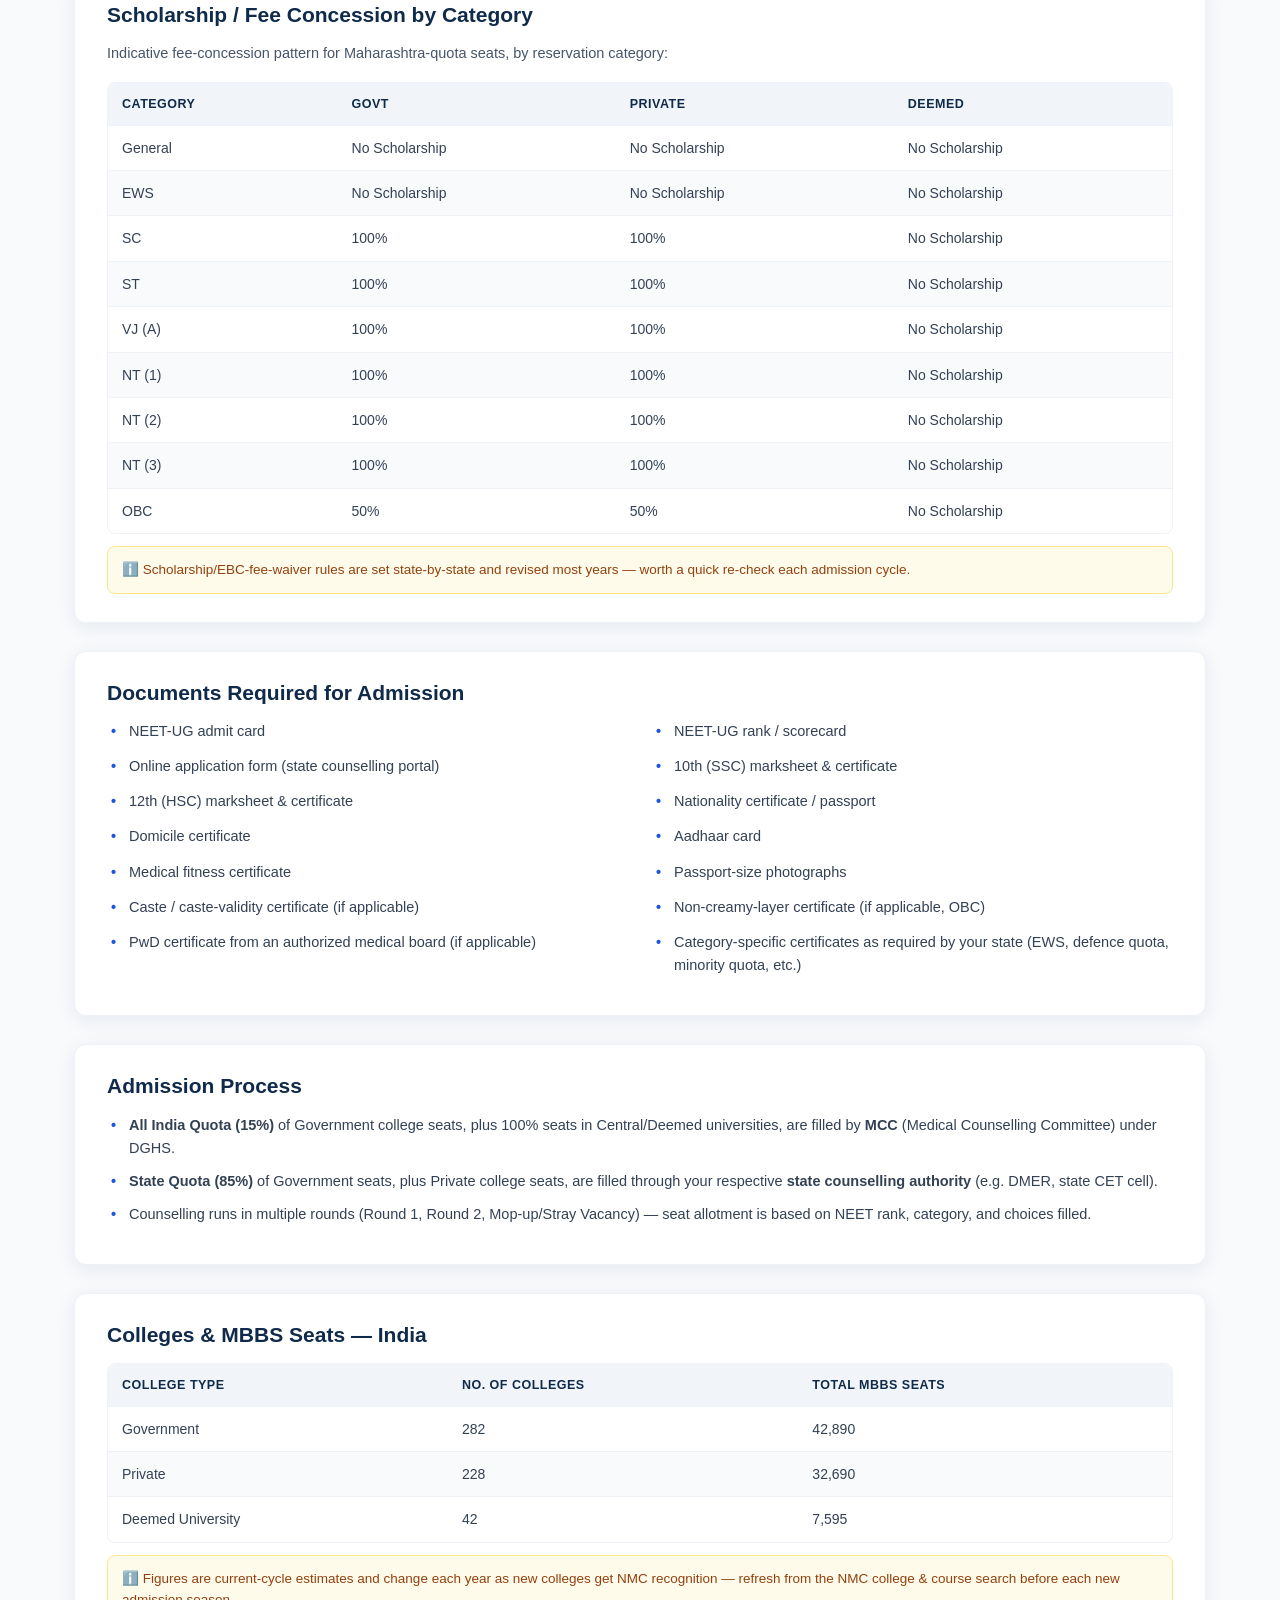
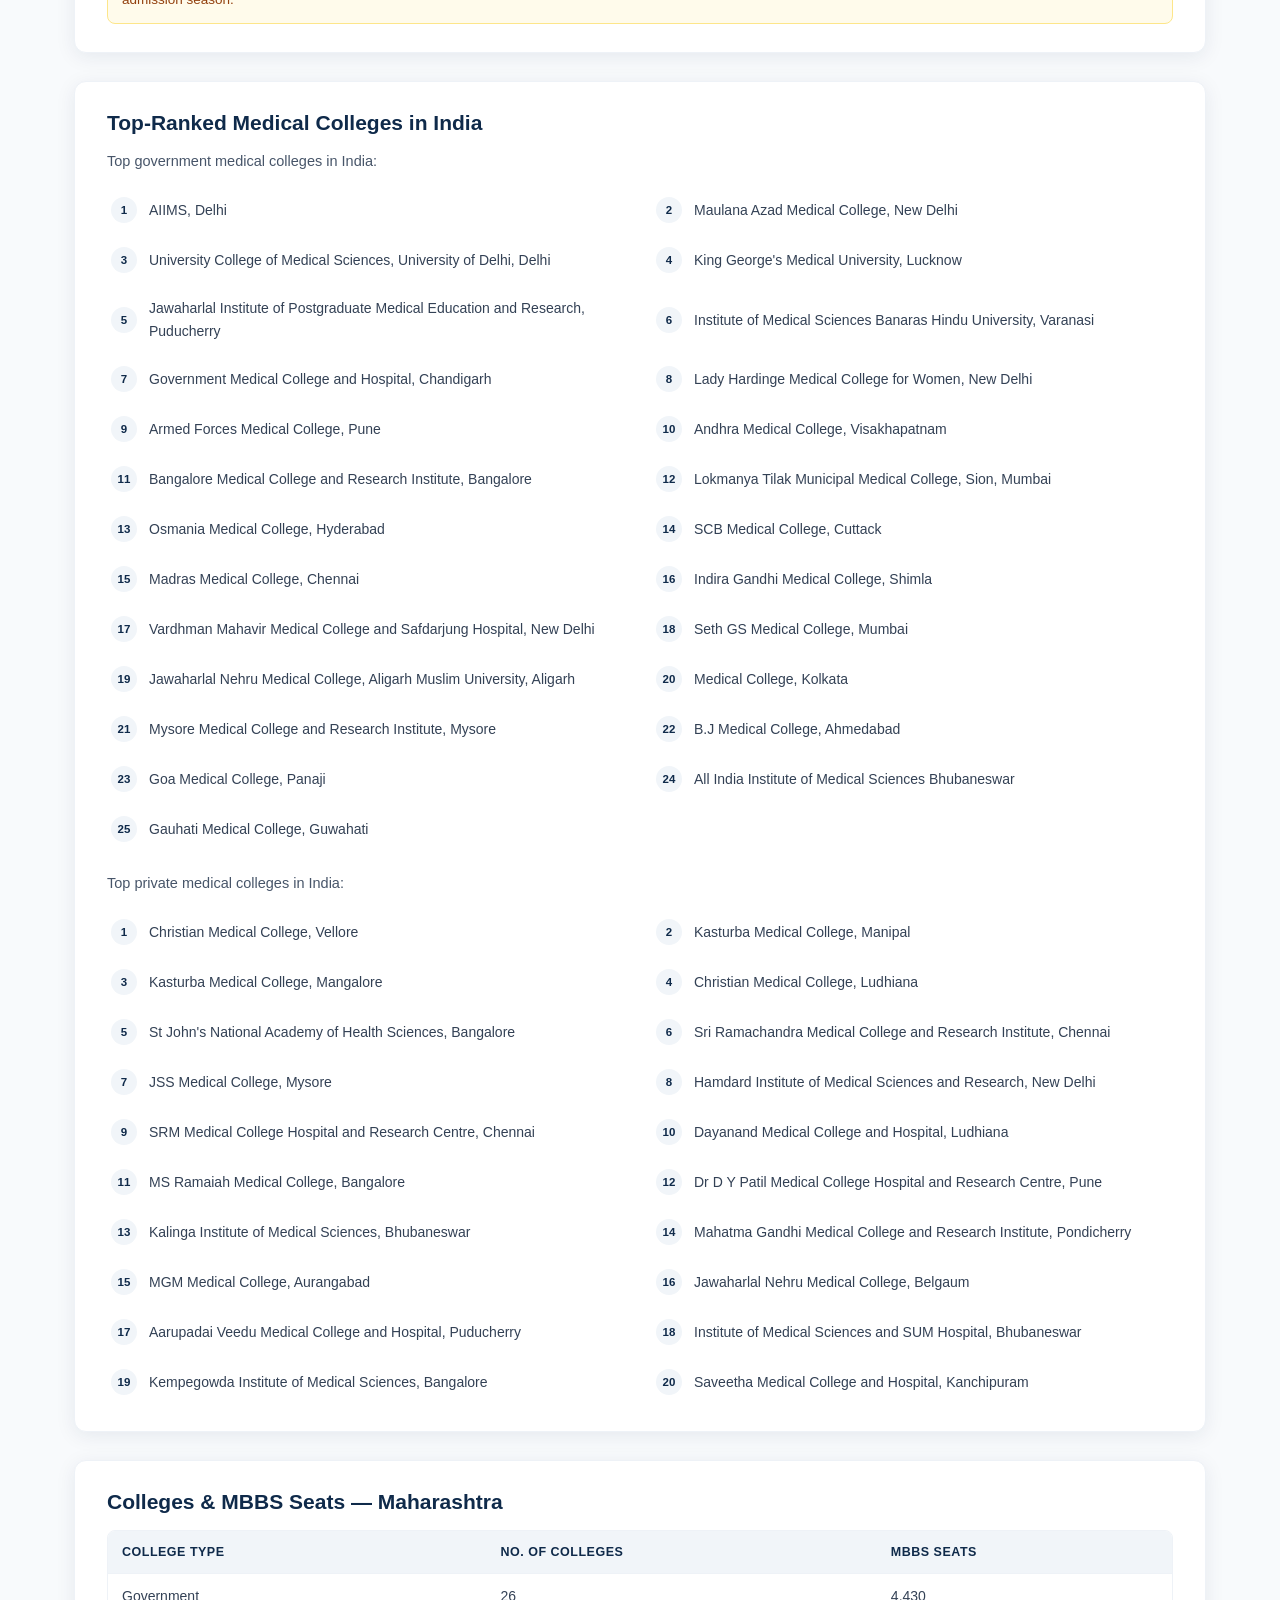
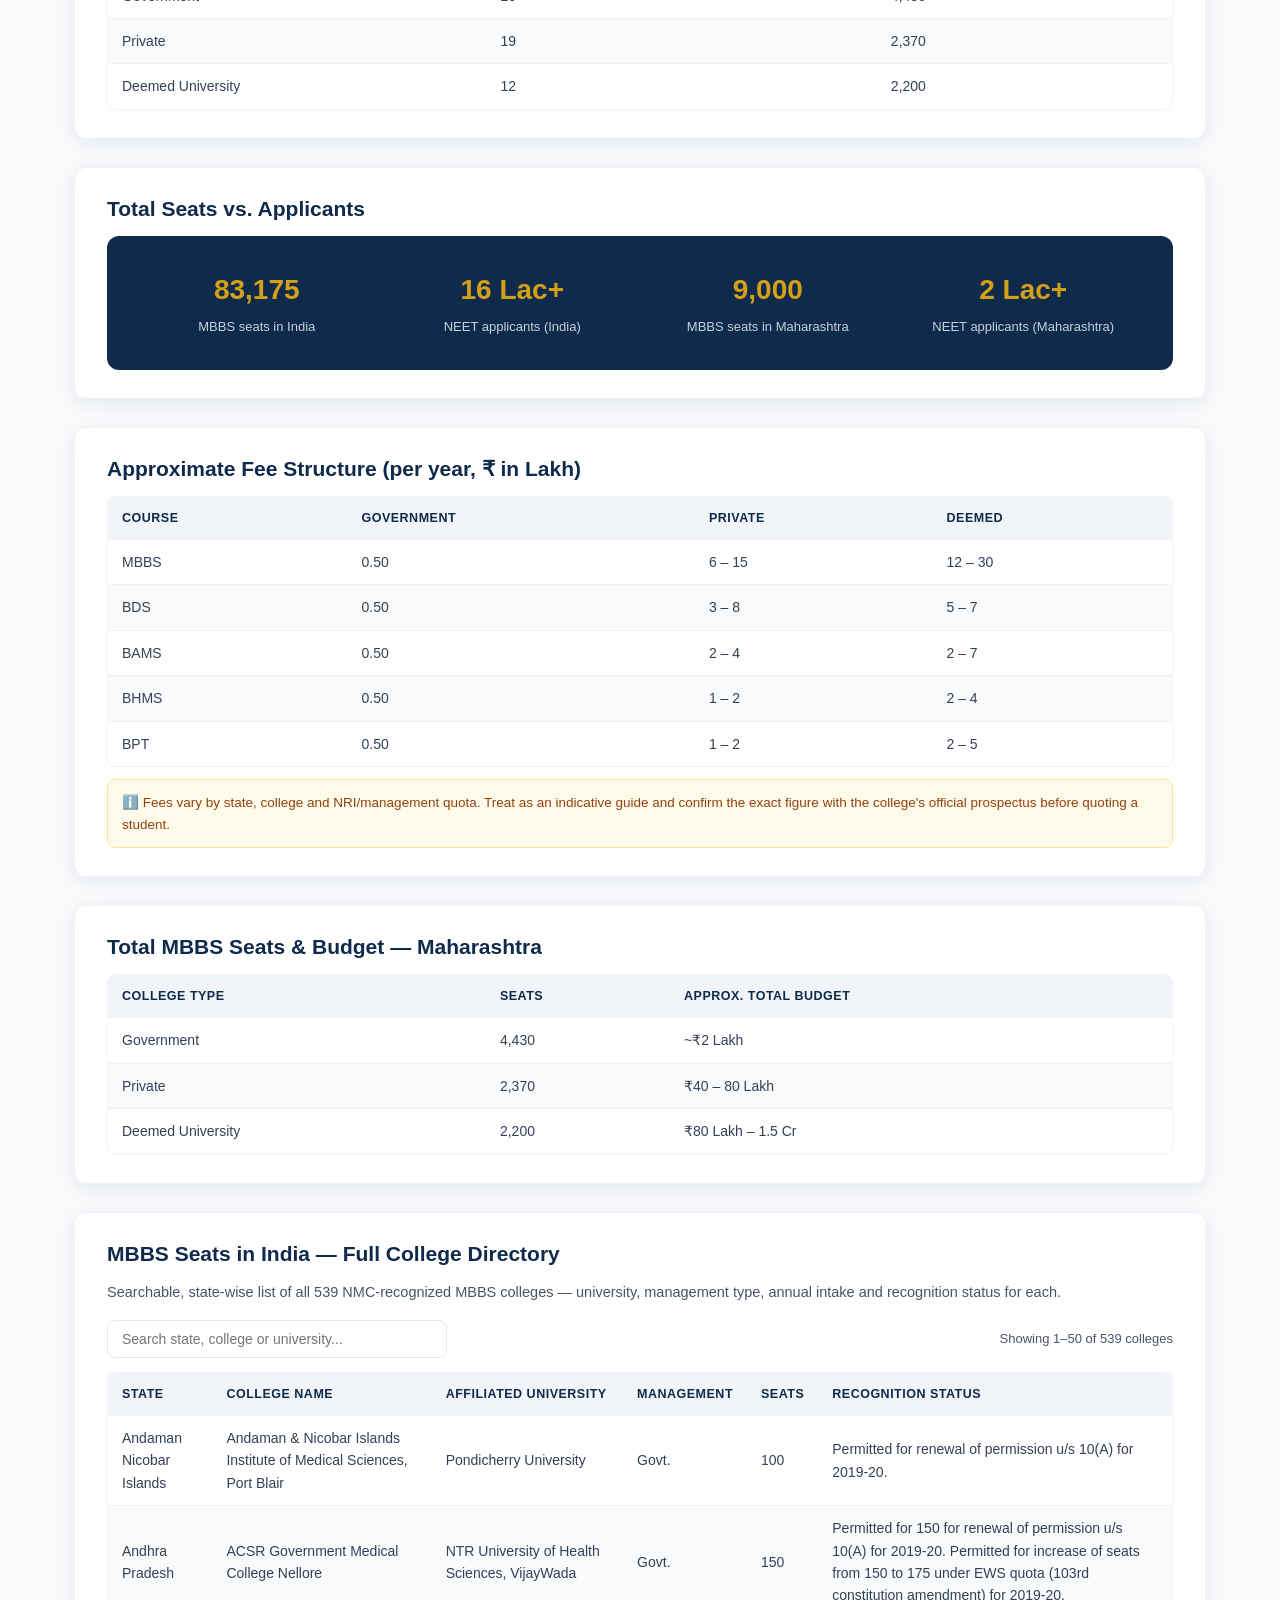
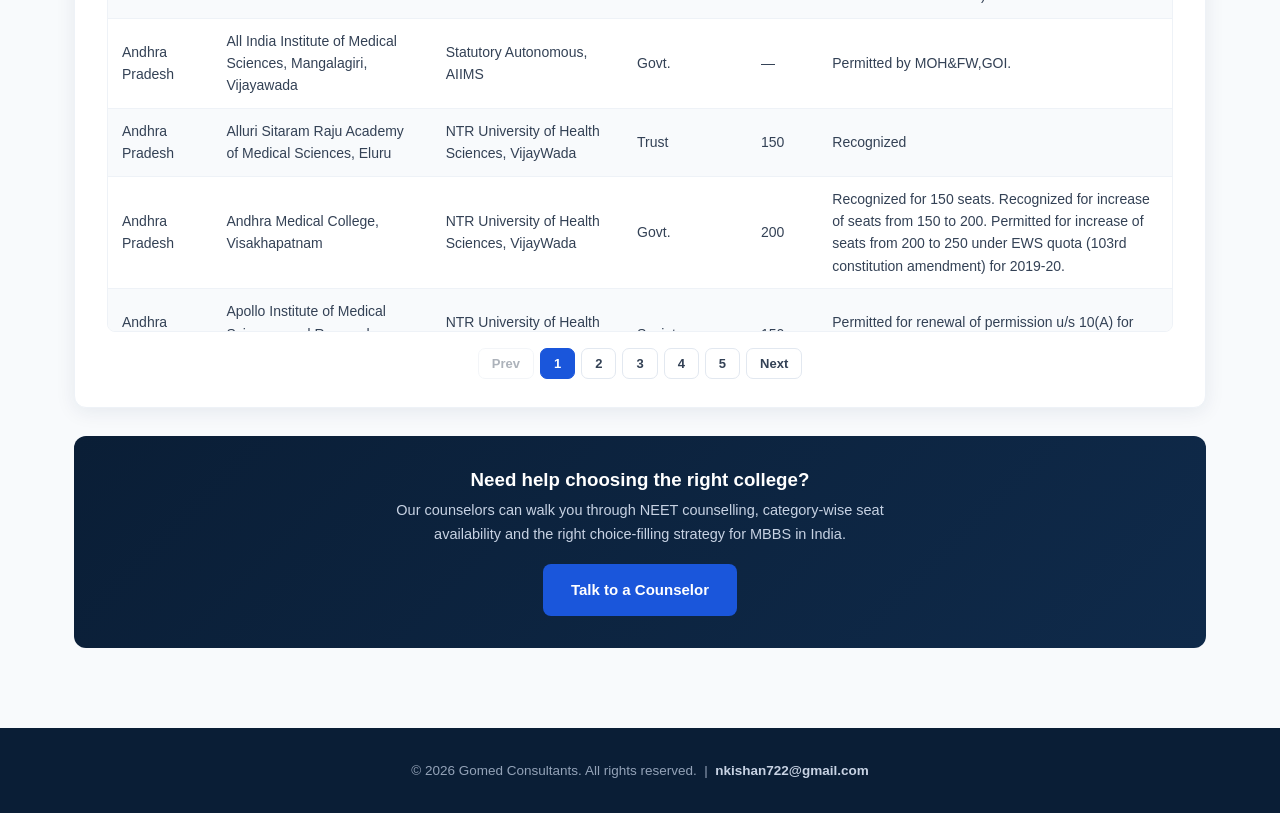
<file: mbbs-in-india.html>
<!DOCTYPE html>
<html lang="en">
<head>
<meta charset="UTF-8">
<meta name="viewport" content="width=device-width, initial-scale=1.0">
<title>MBBS in India | Gomed Consultants</title>
<meta name="description" content="MBBS in India — NEET eligibility, reservation categories, required documents, admission process (MCC / state quota), and fee structure across Govt, Private and Deemed colleges.">
<meta name="robots" content="index, follow">
<meta name="theme-color" content="#0f2a4a">

<link rel="canonical" href="https://www.gomedconsultancy.in/mbbs-in-india.html">

<link rel="icon" type="image/svg+xml" href="assets/favicon.svg">
<link rel="apple-touch-icon" href="assets/favicon.svg">

<meta property="og:type" content="website">
<meta property="og:site_name" content="Gomed Consultants">
<meta property="og:title" content="MBBS in India | Gomed Consultants">
<meta property="og:description" content="NEET eligibility, reservation categories, required documents, admission process and fee structure for MBBS in India.">
<meta property="og:url" content="https://www.gomedconsultancy.in/mbbs-in-india.html">
<meta property="og:image" content="https://www.gomedconsultancy.in/assets/gomed.png">

<meta name="twitter:card" content="summary_large_image">
<meta name="twitter:title" content="MBBS in India | Gomed Consultants">
<meta name="twitter:description" content="NEET eligibility, documents, admission process and fees for MBBS in India.">
<meta name="twitter:image" content="https://www.gomedconsultancy.in/assets/gomed.png">

<link rel="stylesheet" href="style.css">
</head>
<body>

<header>
  <nav class="nav">
    <a href="index.html#home" class="logo"><img src="assets/gomed.png" alt="Gomed Consultants" class="logo-img"></a>
    <div class="nav-links" id="navLinks">
      <a href="index.html#home">Home</a>
      <a href="index.html#countries">Countries</a>
      <a href="mbbs-in-india.html">MBBS in India</a>
      <div class="nav-item">
        <a href="mbbs-abroad.html">MBBS Abroad <span class="caret">&#9662;</span></a>
        <div class="nav-dropdown">
          <a href="mbbs-in-russia.html">🇷🇺 MBBS in Russia</a>
          <a href="mbbs-in-georgia.html">🇬🇪 MBBS in Georgia</a>
          <a href="mbbs-in-kazakhstan.html">🇰🇿 MBBS in Kazakhstan</a>
          <a href="mbbs-in-uzbekistan.html">🇺🇿 MBBS in Uzbekistan</a>
          <a href="mbbs-in-kyrgyzstan.html">🇰🇬 MBBS in Kyrgyzstan</a>
          <a href="mbbs-in-bangladesh.html">🇧🇩 MBBS in Bangladesh</a>
          <a href="mbbs-in-nepal.html">🇳🇵 MBBS in Nepal</a>
          <a href="mbbs-in-mongolia.html">🇲🇳 MBBS in Mongolia</a>
          <a href="mbbs-in-timor-leste.html">🇹🇱 MBBS in Timor-Leste</a>
          <a href="mbbs-in-romania.html">🇷🇴 MBBS in Romania (EU)</a>
          <a href="mbbs-in-bulgaria.html">🇧🇬 MBBS in Bulgaria (EU)</a>
          <a href="mbbs-abroad.html" class="nav-dropdown-all">View All Countries →</a>
        </div>
      </div>
      <a href="index.html#why-us">Why Us</a>
      <a href="index.html#process">Process</a>
      <a href="index.html#testimonials">Success Stories</a>
      <div class="nav-item">
        <a href="branches.html">Branches <span class="caret">&#9662;</span></a>
        <div class="nav-dropdown">
          <a href="branches.html#mumbai">📍 Mumbai (HQ)</a>
          <a href="branches.html#kalyan">📍 Kalyan</a>
          <a href="branches.html#thane">📍 Thane</a>
          <a href="branches.html#lucknow">📍 Lucknow</a>
          <a href="branches.html#jaipur">📍 Jaipur</a>
          <a href="branches.html#raipur">📍 Raipur</a>
          <a href="branches.html" class="nav-dropdown-all">View All Branches →</a>
        </div>
      </div>
    </div>
    <div class="nav-cta">
      <a href="index.html#contact" class="btn btn-primary">Apply Now</a>
      <button class="menu-toggle" id="menuToggle">&#9776;</button>
    </div>
  </nav>
</header>

<section class="info-hero">
  <div class="container">
    <div class="breadcrumb"><a href="index.html#home">Home</a> / <span>MBBS in India</span></div>
    <span class="hero-badge">🇮🇳 NMC Approved Medical Colleges</span>
    <h1>Study <span>MBBS in India</span></h1>
    <p>Everything you need to know about NEET eligibility, reservation categories, required documents, the admission process, and fee structures across Government, Private and Deemed medical colleges.</p>
    <a href="index.html#contact" class="btn btn-gold">Get Free Counseling</a>
  </div>
</section>

<section class="info-page">
  <div class="container">

    <nav class="quick-nav" aria-label="Page sections">
      <a href="#eligibility">Eligibility</a>
      <a href="#neet-cutoff">NEET Cutoff</a>
      <a href="#fees-category">Fee Concession</a>
      <a href="#documents">Documents</a>
      <a href="#admission-process">Admission Process</a>
      <a href="#colleges-india">Colleges &amp; Seats</a>
      <a href="#top-colleges">Top Colleges</a>
      <a href="#fee-structure">Fee Structure</a>
      <a href="#seats-directory">Seats Directory</a>
    </nav>

    <div class="info-block" id="eligibility">
      <h2 class="info-heading">Eligibility for MBBS in India</h2>
      <ul class="info-list">
        <li>Qualified <strong>NEET-UG</strong> in the same admission year, with Physics, Chemistry &amp; Biology (PCB) in 10+2.</li>
        <li>Minimum qualifying percentile: <strong>50th percentile</strong> for General category, <strong>40th percentile</strong> for SC/ST/OBC, <strong>45th percentile</strong> for General-PwD (as per the current NTA notification — confirm the exact cutoff for the applicable year on <a href="https://neet.nta.nic.in" target="_blank" rel="noopener">neet.nta.nic.in</a>).</li>
        <li>Minimum age: 17 years as of admission; upper age limit and other eligibility details are notified by NMC/state counselling authorities each year.</li>
      </ul>
      <p class="info-note">⚠️ NEET cutoffs, reservation percentages and eligibility rules are revised every year — always cross-check the current notification from NTA / MCC / your state's CET cell before advising students.</p>
    </div>

    <div class="info-block" id="neet-cutoff">
      <h2 class="info-heading">NEET Minimum Qualifying Percentile and Score</h2>
      <div class="table-wrap">
        <table class="info-table">
          <thead>
            <tr><th>Category</th><th>Qualifying Cutoff</th><th>Cutoff Score</th></tr>
          </thead>
          <tbody>
            <tr><td>Unreserved (UR)</td><td>50th Percentile</td><td>704-134</td></tr>
            <tr><td>Unreserved Physically Handicapped (UR-PH)</td><td>45th Percentile</td><td>133-120</td></tr>
            <tr><td>Scheduled Caste (SC)</td><td>40th Percentile</td><td>133-107</td></tr>
            <tr><td>Scheduled Tribe (ST)</td><td>40th Percentile</td><td>133-107</td></tr>
            <tr><td>Other Backward Classes (OBC)</td><td>40th Percentile</td><td>133-107</td></tr>
            <tr><td>SC-PH</td><td>40th Percentile</td><td>119-107</td></tr>
            <tr><td>ST-PH</td><td>40th Percentile</td><td>119-107</td></tr>
            <tr><td>OBC-PH</td><td>40th Percentile</td><td>119-107</td></tr>
          </tbody>
        </table>
      </div>
      <p class="info-note">ℹ️ Qualifying percentiles are set fresh by NTA each year — treat these as indicative and confirm the current year's cutoff on the official NEET notification.</p>
    </div>

    <div class="info-block" id="fees-category">
      <h2 class="info-heading">Scholarship / Fee Concession by Category</h2>
      <p class="info-sub">Indicative fee-concession pattern for Maharashtra-quota seats, by reservation category:</p>
      <div class="table-wrap">
        <table class="info-table">
          <thead>
            <tr><th>Category</th><th>Govt</th><th>Private</th><th>Deemed</th></tr>
          </thead>
          <tbody>
            <tr><td>General</td><td>No Scholarship</td><td>No Scholarship</td><td>No Scholarship</td></tr>
            <tr><td>EWS</td><td>No Scholarship</td><td>No Scholarship</td><td>No Scholarship</td></tr>
            <tr><td>SC</td><td>100%</td><td>100%</td><td>No Scholarship</td></tr>
            <tr><td>ST</td><td>100%</td><td>100%</td><td>No Scholarship</td></tr>
            <tr><td>VJ (A)</td><td>100%</td><td>100%</td><td>No Scholarship</td></tr>
            <tr><td>NT (1)</td><td>100%</td><td>100%</td><td>No Scholarship</td></tr>
            <tr><td>NT (2)</td><td>100%</td><td>100%</td><td>No Scholarship</td></tr>
            <tr><td>NT (3)</td><td>100%</td><td>100%</td><td>No Scholarship</td></tr>
            <tr><td>OBC</td><td>50%</td><td>50%</td><td>No Scholarship</td></tr>
          </tbody>
        </table>
      </div>
      <p class="info-note">ℹ️ Scholarship/EBC-fee-waiver rules are set state-by-state and revised most years — worth a quick re-check each admission cycle.</p>
    </div>

    <div class="info-block" id="documents">
      <h2 class="info-heading">Documents Required for Admission</h2>
      <ul class="info-list two-col">
        <li>NEET-UG admit card</li>
        <li>NEET-UG rank / scorecard</li>
        <li>Online application form (state counselling portal)</li>
        <li>10th (SSC) marksheet &amp; certificate</li>
        <li>12th (HSC) marksheet &amp; certificate</li>
        <li>Nationality certificate / passport</li>
        <li>Domicile certificate</li>
        <li>Aadhaar card</li>
        <li>Medical fitness certificate</li>
        <li>Passport-size photographs</li>
        <li>Caste / caste-validity certificate (if applicable)</li>
        <li>Non-creamy-layer certificate (if applicable, OBC)</li>
        <li>PwD certificate from an authorized medical board (if applicable)</li>
        <li>Category-specific certificates as required by your state (EWS, defence quota, minority quota, etc.)</li>
      </ul>
    </div>

    <div class="info-block" id="admission-process">
      <h2 class="info-heading">Admission Process</h2>
      <ul class="info-list">
        <li><strong>All India Quota (15%)</strong> of Government college seats, plus 100% seats in Central/Deemed universities, are filled by <strong>MCC</strong> (Medical Counselling Committee) under DGHS.</li>
        <li><strong>State Quota (85%)</strong> of Government seats, plus Private college seats, are filled through your respective <strong>state counselling authority</strong> (e.g. DMER, state CET cell).</li>
        <li>Counselling runs in multiple rounds (Round 1, Round 2, Mop-up/Stray Vacancy) — seat allotment is based on NEET rank, category, and choices filled.</li>
      </ul>
    </div>

    <div class="info-block" id="colleges-india">
      <h2 class="info-heading">Colleges &amp; MBBS Seats — India</h2>
      <div class="table-wrap">
        <table class="info-table">
          <thead>
            <tr><th>College Type</th><th>No. of Colleges</th><th>Total MBBS Seats</th></tr>
          </thead>
          <tbody>
            <tr><td>Government</td><td>282</td><td>42,890</td></tr>
            <tr><td>Private</td><td>228</td><td>32,690</td></tr>
            <tr><td>Deemed University</td><td>42</td><td>7,595</td></tr>
          </tbody>
        </table>
      </div>
      <p class="info-note">ℹ️ Figures are current-cycle estimates and change each year as new colleges get NMC recognition — refresh from the NMC college &amp; course search before each new admission season.</p>
    </div>

    <div class="info-block" id="top-colleges">
      <h2 class="info-heading">Top-Ranked Medical Colleges in India</h2>
      <p class="info-sub">Top government medical colleges in India:</p>
      <ul class="rank-list">
        <li><span class="rank-n">1</span>AIIMS, Delhi</li>
        <li><span class="rank-n">2</span>Maulana Azad Medical College, New Delhi</li>
        <li><span class="rank-n">3</span>University College of Medical Sciences, University of Delhi, Delhi</li>
        <li><span class="rank-n">4</span>King George's Medical University, Lucknow</li>
        <li><span class="rank-n">5</span>Jawaharlal Institute of Postgraduate Medical Education and Research, Puducherry</li>
        <li><span class="rank-n">6</span>Institute of Medical Sciences Banaras Hindu University, Varanasi</li>
        <li><span class="rank-n">7</span>Government Medical College and Hospital, Chandigarh</li>
        <li><span class="rank-n">8</span>Lady Hardinge Medical College for Women, New Delhi</li>
        <li><span class="rank-n">9</span>Armed Forces Medical College, Pune</li>
        <li><span class="rank-n">10</span>Andhra Medical College, Visakhapatnam</li>
        <li><span class="rank-n">11</span>Bangalore Medical College and Research Institute, Bangalore</li>
        <li><span class="rank-n">12</span>Lokmanya Tilak Municipal Medical College, Sion, Mumbai</li>
        <li><span class="rank-n">13</span>Osmania Medical College, Hyderabad</li>
        <li><span class="rank-n">14</span>SCB Medical College, Cuttack</li>
        <li><span class="rank-n">15</span>Madras Medical College, Chennai</li>
        <li><span class="rank-n">16</span>Indira Gandhi Medical College, Shimla</li>
        <li><span class="rank-n">17</span>Vardhman Mahavir Medical College and Safdarjung Hospital, New Delhi</li>
        <li><span class="rank-n">18</span>Seth GS Medical College, Mumbai</li>
        <li><span class="rank-n">19</span>Jawaharlal Nehru Medical College, Aligarh Muslim University, Aligarh</li>
        <li><span class="rank-n">20</span>Medical College, Kolkata</li>
        <li><span class="rank-n">21</span>Mysore Medical College and Research Institute, Mysore</li>
        <li><span class="rank-n">22</span>B.J Medical College, Ahmedabad</li>
        <li><span class="rank-n">23</span>Goa Medical College, Panaji</li>
        <li><span class="rank-n">24</span>All India Institute of Medical Sciences Bhubaneswar</li>
        <li><span class="rank-n">25</span>Gauhati Medical College, Guwahati</li>
      </ul>
      <p class="info-sub" style="margin-top:22px;">Top private medical colleges in India:</p>
      <ul class="rank-list">
        <li><span class="rank-n">1</span>Christian Medical College, Vellore</li>
        <li><span class="rank-n">2</span>Kasturba Medical College, Manipal</li>
        <li><span class="rank-n">3</span>Kasturba Medical College, Mangalore</li>
        <li><span class="rank-n">4</span>Christian Medical College, Ludhiana</li>
        <li><span class="rank-n">5</span>St John's National Academy of Health Sciences, Bangalore</li>
        <li><span class="rank-n">6</span>Sri Ramachandra Medical College and Research Institute, Chennai</li>
        <li><span class="rank-n">7</span>JSS Medical College, Mysore</li>
        <li><span class="rank-n">8</span>Hamdard Institute of Medical Sciences and Research, New Delhi</li>
        <li><span class="rank-n">9</span>SRM Medical College Hospital and Research Centre, Chennai</li>
        <li><span class="rank-n">10</span>Dayanand Medical College and Hospital, Ludhiana</li>
        <li><span class="rank-n">11</span>MS Ramaiah Medical College, Bangalore</li>
        <li><span class="rank-n">12</span>Dr D Y Patil Medical College Hospital and Research Centre, Pune</li>
        <li><span class="rank-n">13</span>Kalinga Institute of Medical Sciences, Bhubaneswar</li>
        <li><span class="rank-n">14</span>Mahatma Gandhi Medical College and Research Institute, Pondicherry</li>
        <li><span class="rank-n">15</span>MGM Medical College, Aurangabad</li>
        <li><span class="rank-n">16</span>Jawaharlal Nehru Medical College, Belgaum</li>
        <li><span class="rank-n">17</span>Aarupadai Veedu Medical College and Hospital, Puducherry</li>
        <li><span class="rank-n">18</span>Institute of Medical Sciences and SUM Hospital, Bhubaneswar</li>
        <li><span class="rank-n">19</span>Kempegowda Institute of Medical Sciences, Bangalore</li>
        <li><span class="rank-n">20</span>Saveetha Medical College and Hospital, Kanchipuram</li>
      </ul>
    </div>

    <div class="info-block">
      <h2 class="info-heading">Colleges &amp; MBBS Seats — Maharashtra</h2>
      <div class="table-wrap">
        <table class="info-table">
          <thead>
            <tr><th>College Type</th><th>No. of Colleges</th><th>MBBS Seats</th></tr>
          </thead>
          <tbody>
            <tr><td>Government</td><td>26</td><td>4,430</td></tr>
            <tr><td>Private</td><td>19</td><td>2,370</td></tr>
            <tr><td>Deemed University</td><td>12</td><td>2,200</td></tr>
          </tbody>
        </table>
      </div>
    </div>

    <div class="info-block">
      <h2 class="info-heading">Total Seats vs. Applicants</h2>
      <div class="stat-strip" style="margin-top:0;">
        <div class="stat"><div class="n">83,175</div><div class="l">MBBS seats in India</div></div>
        <div class="stat"><div class="n">16 Lac+</div><div class="l">NEET applicants (India)</div></div>
        <div class="stat"><div class="n">9,000</div><div class="l">MBBS seats in Maharashtra</div></div>
        <div class="stat"><div class="n">2 Lac+</div><div class="l">NEET applicants (Maharashtra)</div></div>
      </div>
    </div>

    <div class="info-block" id="fee-structure">
      <h2 class="info-heading">Approximate Fee Structure (per year, ₹ in Lakh)</h2>
      <div class="table-wrap">
        <table class="info-table">
          <thead>
            <tr><th>Course</th><th>Government</th><th>Private</th><th>Deemed</th></tr>
          </thead>
          <tbody>
            <tr><td>MBBS</td><td>0.50</td><td>6 – 15</td><td>12 – 30</td></tr>
            <tr><td>BDS</td><td>0.50</td><td>3 – 8</td><td>5 – 7</td></tr>
            <tr><td>BAMS</td><td>0.50</td><td>2 – 4</td><td>2 – 7</td></tr>
            <tr><td>BHMS</td><td>0.50</td><td>1 – 2</td><td>2 – 4</td></tr>
            <tr><td>BPT</td><td>0.50</td><td>1 – 2</td><td>2 – 5</td></tr>
          </tbody>
        </table>
      </div>
      <p class="info-note">ℹ️ Fees vary by state, college and NRI/management quota. Treat as an indicative guide and confirm the exact figure with the college's official prospectus before quoting a student.</p>
    </div>

    <div class="info-block">
      <h2 class="info-heading">Total MBBS Seats &amp; Budget — Maharashtra</h2>
      <div class="table-wrap">
        <table class="info-table">
          <thead>
            <tr><th>College Type</th><th>Seats</th><th>Approx. Total Budget</th></tr>
          </thead>
          <tbody>
            <tr><td>Government</td><td>4,430</td><td>~₹2 Lakh</td></tr>
            <tr><td>Private</td><td>2,370</td><td>₹40 – 80 Lakh</td></tr>
            <tr><td>Deemed University</td><td>2,200</td><td>₹80 Lakh – 1.5 Cr</td></tr>
          </tbody>
        </table>
      </div>
    </div>

    <div class="info-block" id="seats-directory">
      <h2 class="info-heading">MBBS Seats in India — Full College Directory</h2>
      <p class="info-sub">Searchable, state-wise list of all 539 NMC-recognized MBBS colleges — university, management type, annual intake and recognition status for each.</p>
    </div>

    <div class="info-cta">
      <h3>Need help choosing the right college?</h3>
      <p>Our counselors can walk you through NEET counselling, category-wise seat availability and the right choice-filling strategy for MBBS in India.</p>
      <a href="index.html#contact" class="btn btn-primary">Talk to a Counselor</a>
    </div>

  </div>
</section>

<footer>
  <div class="container">
    &copy; 2026 Gomed Consultants. All rights reserved. &nbsp;|&nbsp; <a href="mailto:nkishan722@gmail.com">nkishan722@gmail.com</a>
  </div>
</footer>

<a class="wa-float" href="https://wa.me/919892012079" target="_blank" rel="noopener" aria-label="Chat on WhatsApp">💬</a>

<script src="script.js"></script>
<script src="mbbs-seats-table.js" defer></script>

</body>
</html>
</file>
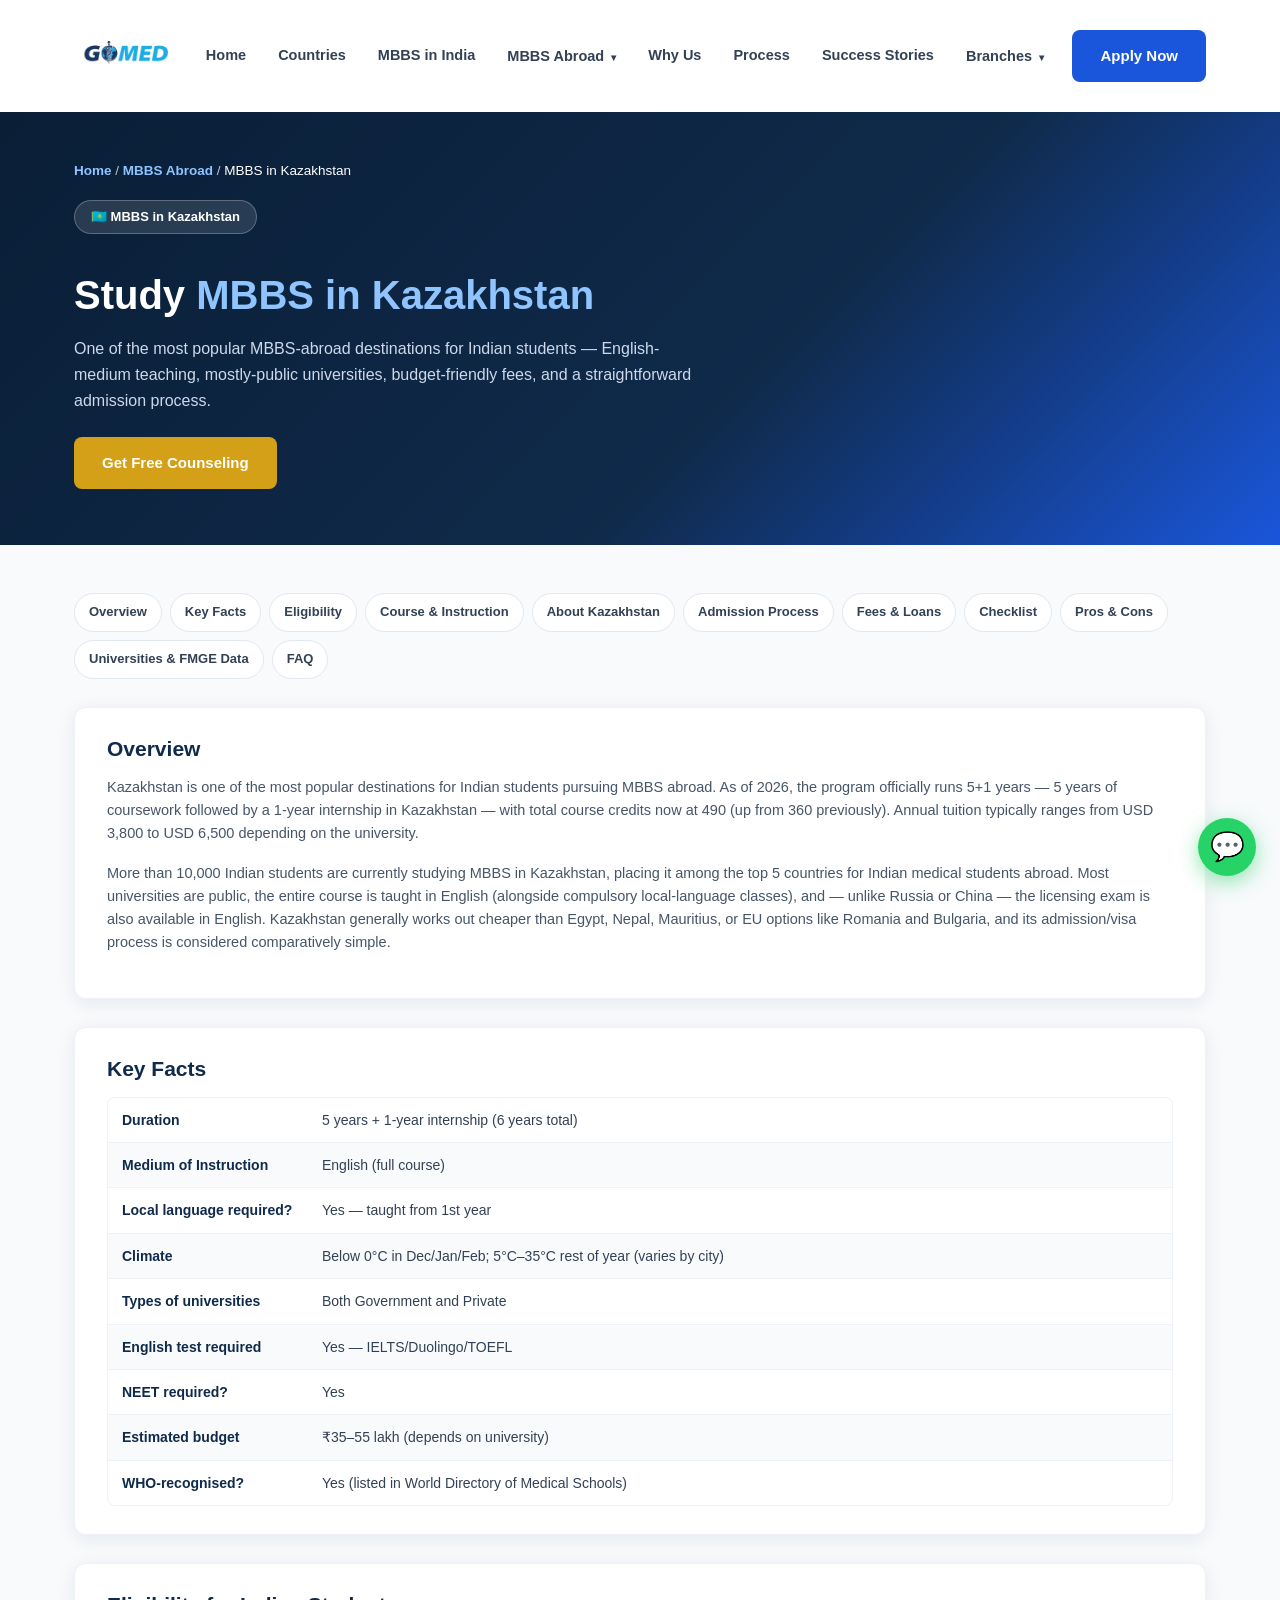
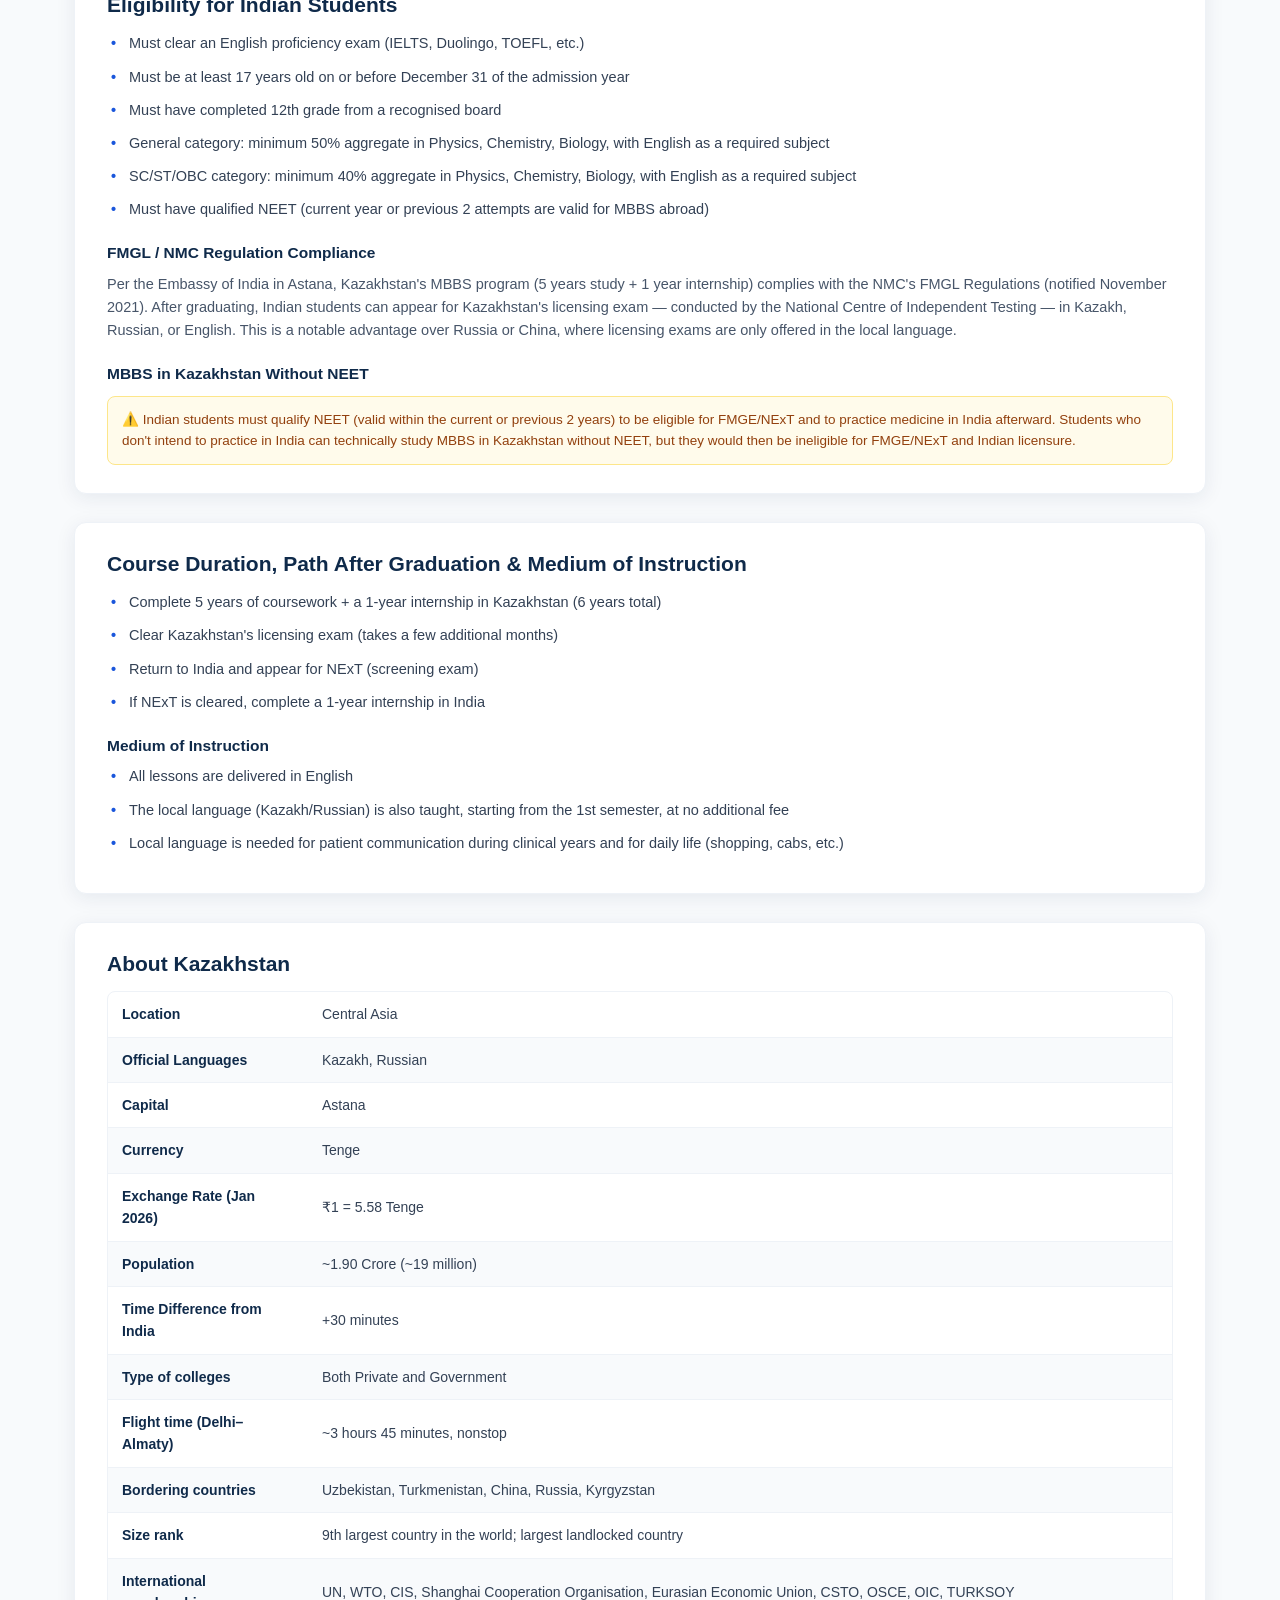
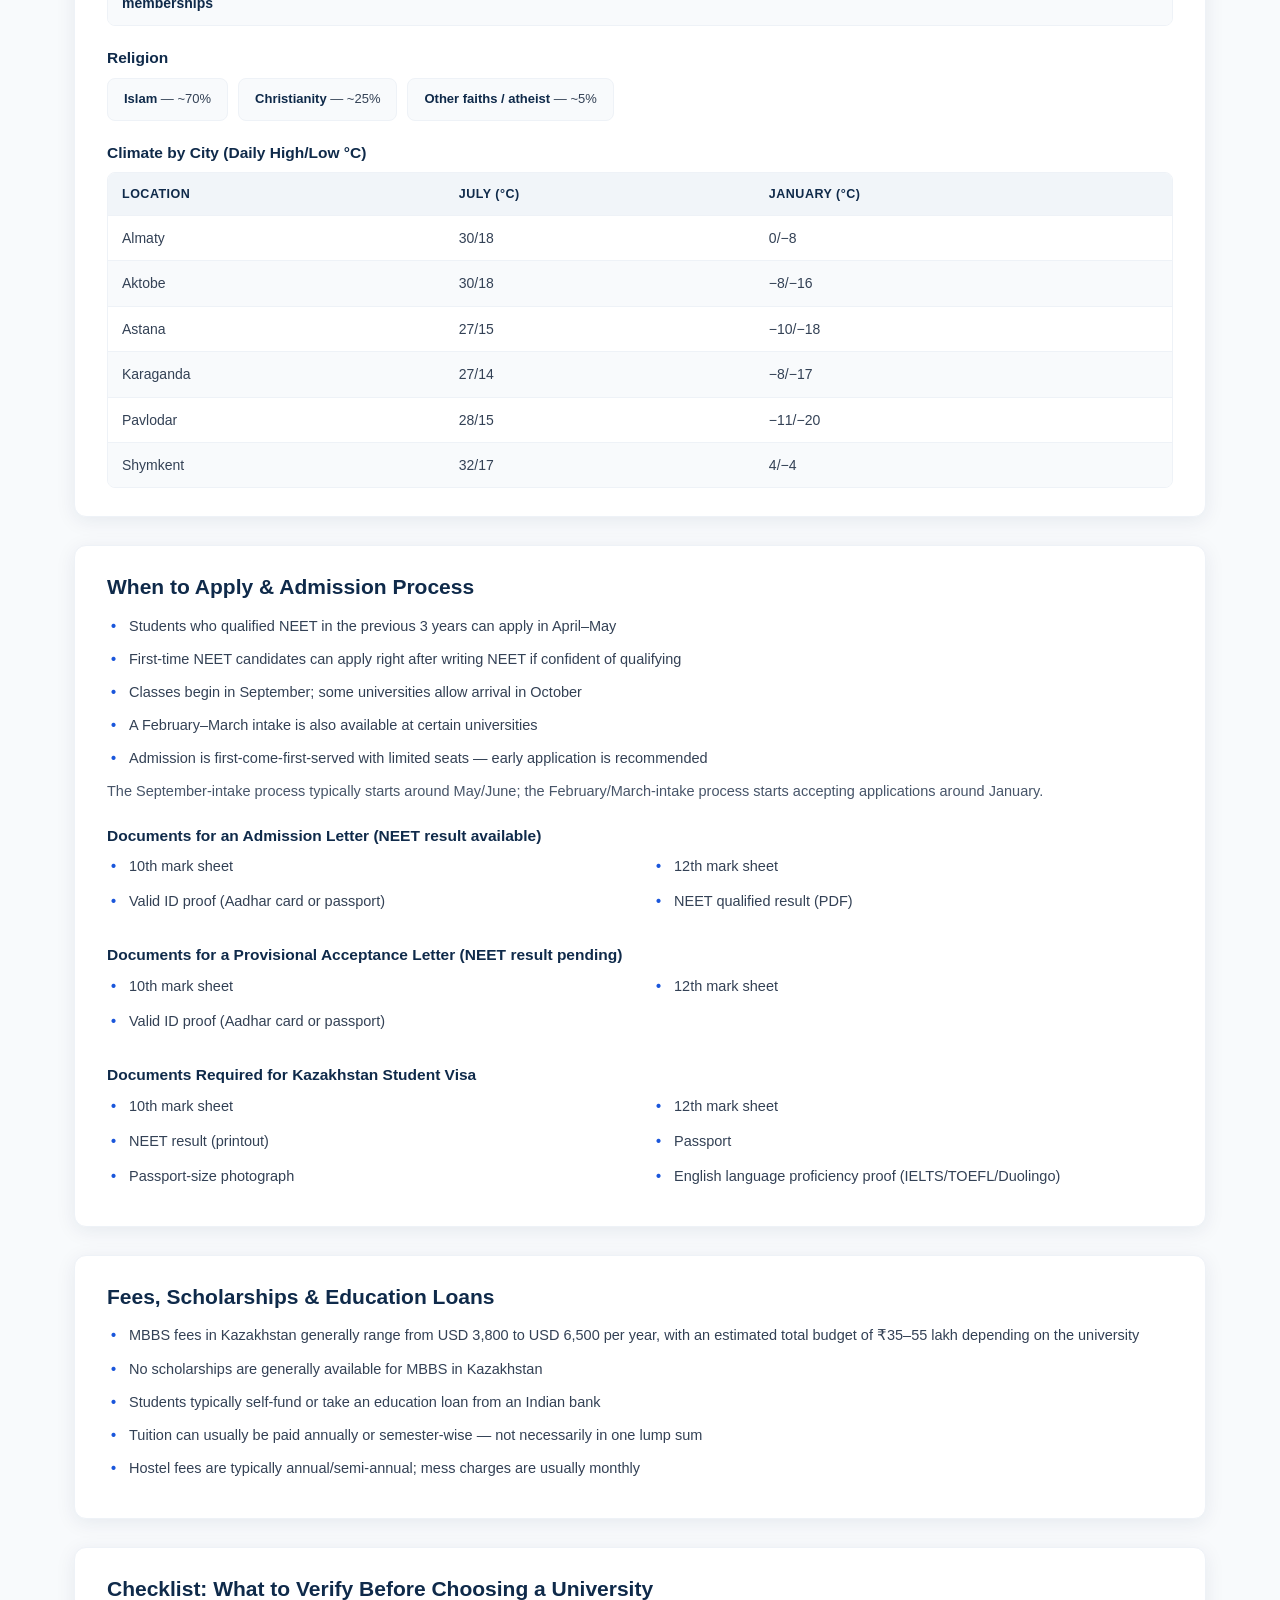
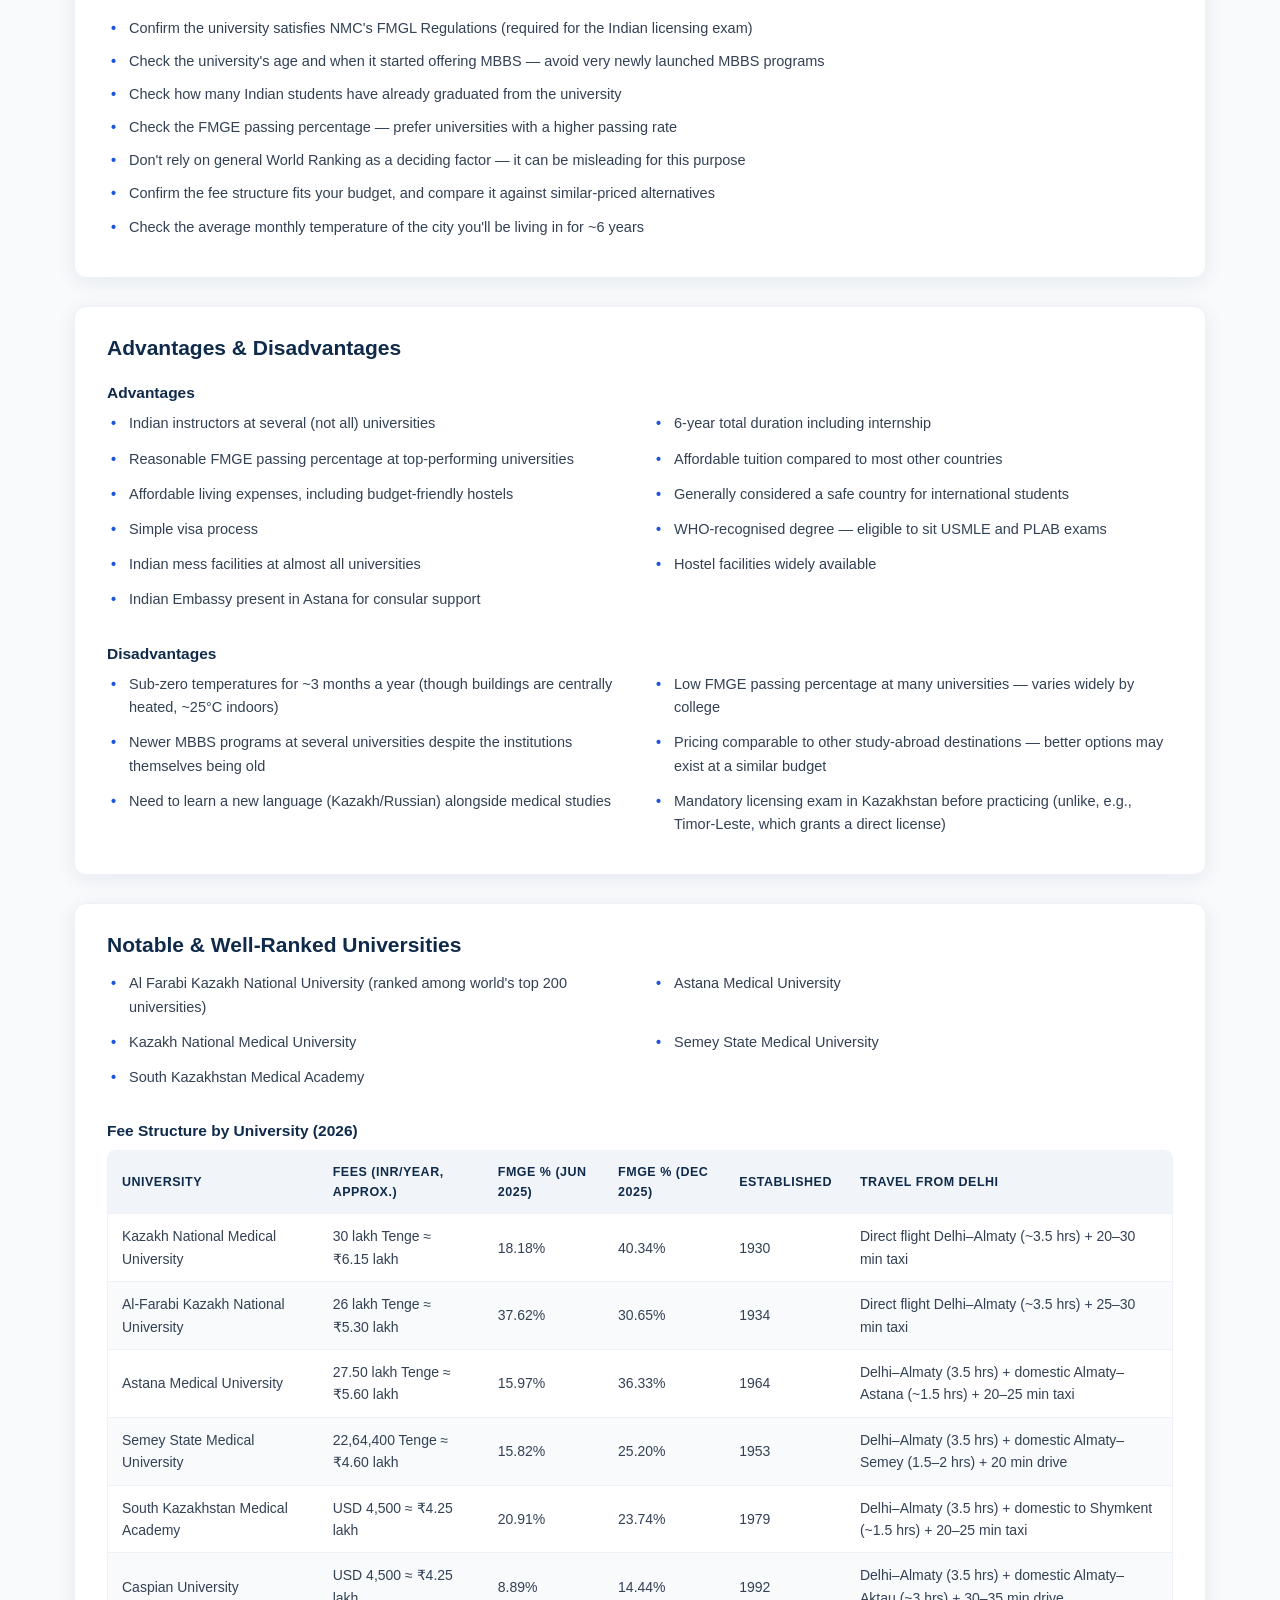
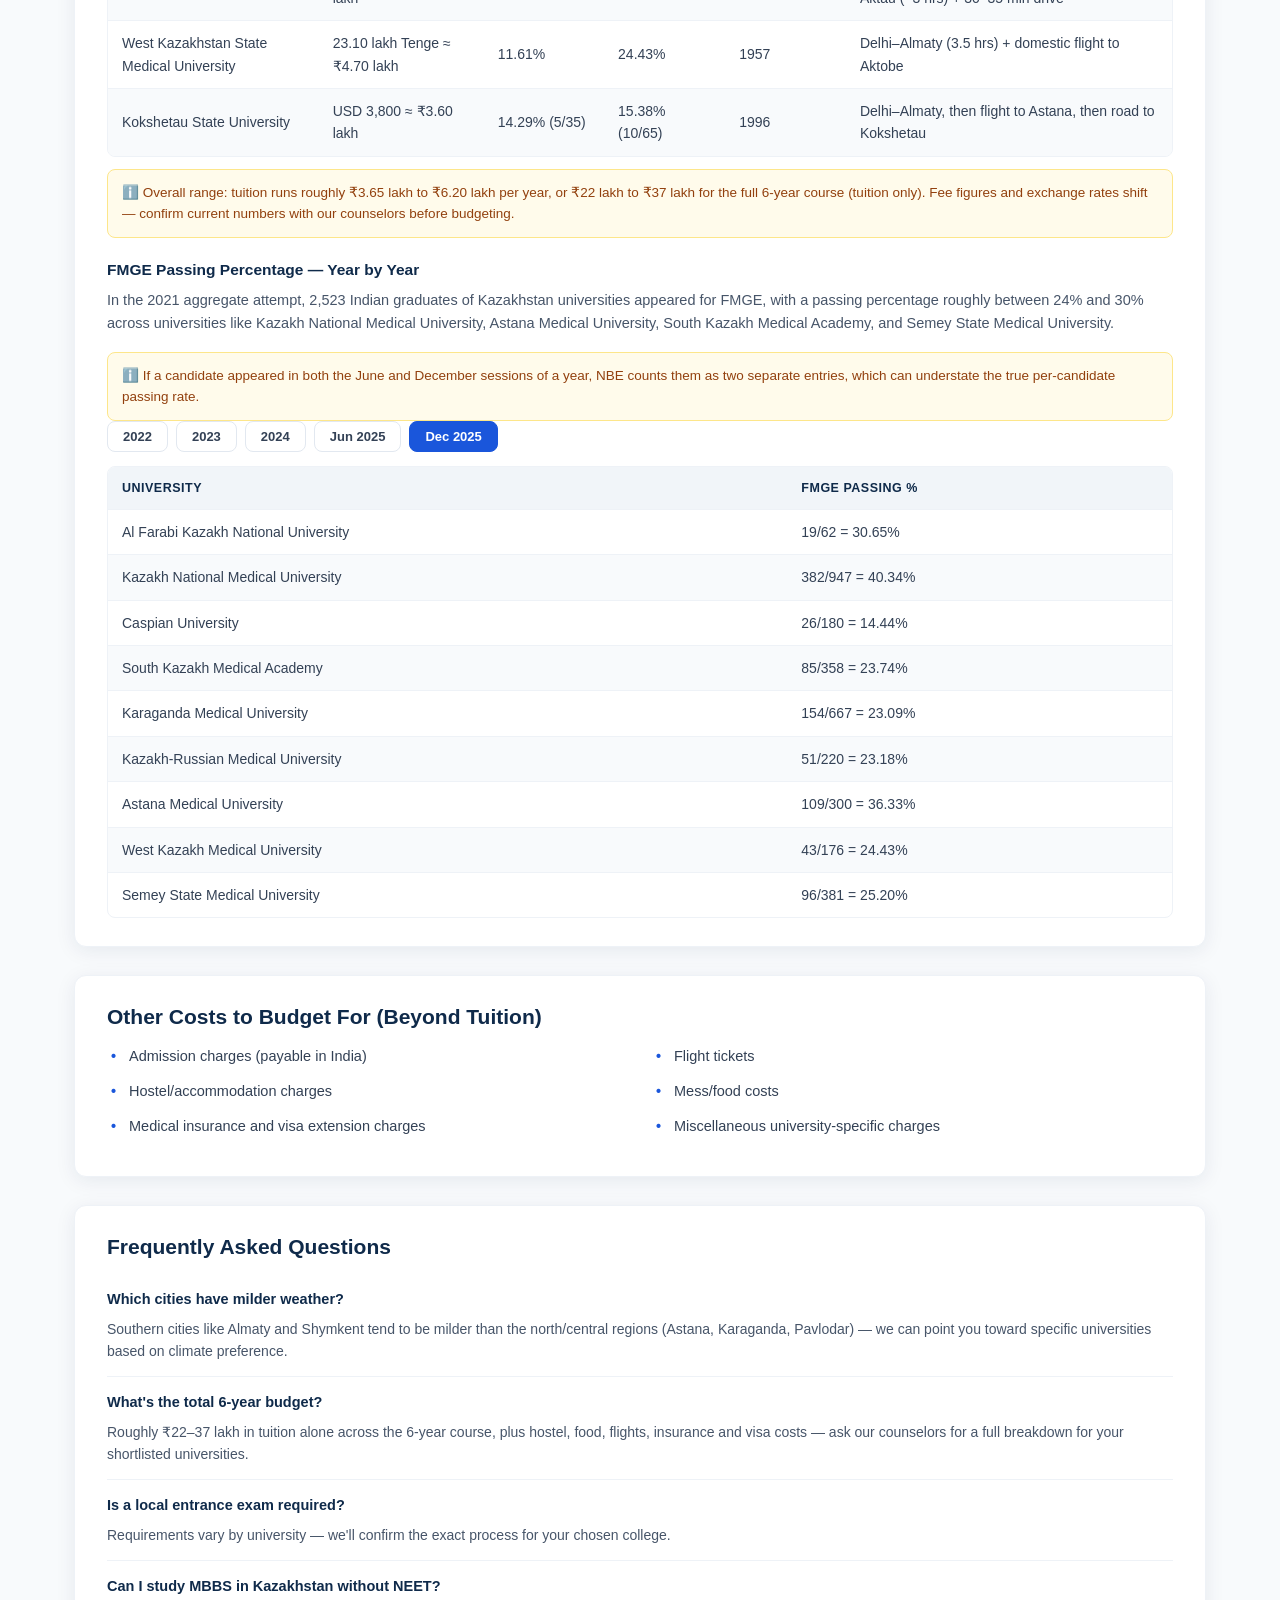
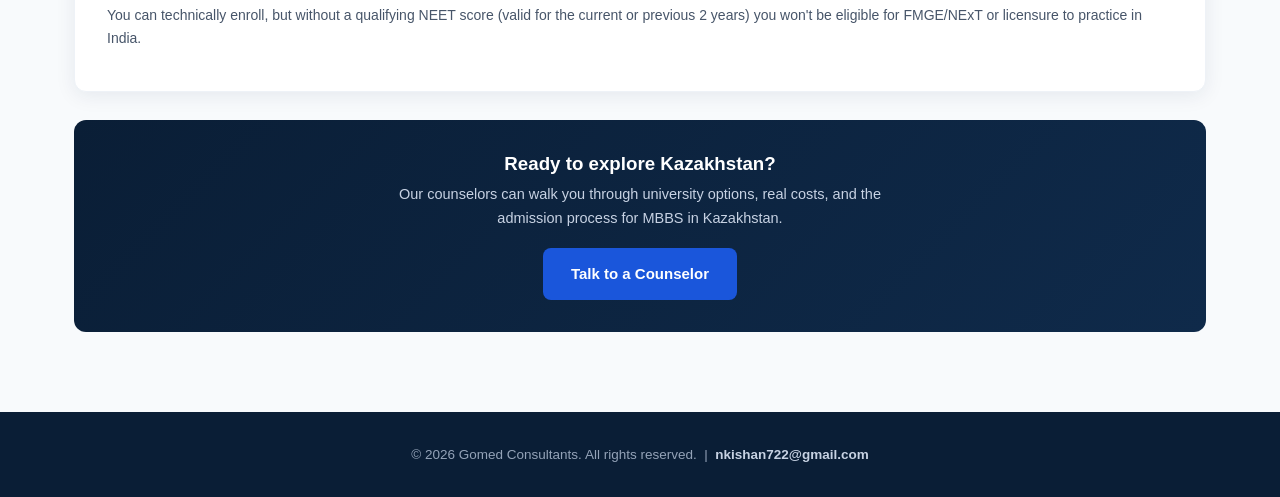
<file: mbbs-in-kazakhstan.html>
<!DOCTYPE html>
<html lang="en">
<head>
<meta charset="UTF-8">
<meta name="viewport" content="width=device-width, initial-scale=1.0">
<title>MBBS in Kazakhstan | Gomed Consultants</title>
<meta name="description" content="MBBS in Kazakhstan — duration, eligibility, medium of instruction, fees, and what to know before choosing a Kazakhstani medical university.">
<meta name="robots" content="index, follow">
<meta name="theme-color" content="#0f2a4a">
<link rel="canonical" href="https://www.gomedconsultancy.in/mbbs-in-kazakhstan.html">
<link rel="icon" type="image/svg+xml" href="assets/favicon.svg">
<link rel="apple-touch-icon" href="assets/favicon.svg">
<meta property="og:type" content="website">
<meta property="og:site_name" content="Gomed Consultants">
<meta property="og:title" content="MBBS in Kazakhstan | Gomed Consultants">
<meta property="og:description" content="Duration, eligibility, fees and what to know about MBBS in Kazakhstan.">
<meta property="og:url" content="https://www.gomedconsultancy.in/mbbs-in-kazakhstan.html">
<meta property="og:image" content="https://www.gomedconsultancy.in/assets/gomed.png">
<meta name="twitter:card" content="summary_large_image">
<meta name="twitter:title" content="MBBS in Kazakhstan | Gomed Consultants">
<meta name="twitter:description" content="Duration, eligibility, fees and what to know about MBBS in Kazakhstan.">
<meta name="twitter:image" content="https://www.gomedconsultancy.in/assets/gomed.png">
<link rel="stylesheet" href="style.css">
</head>
<body>

<header>
  <nav class="nav">
    <a href="index.html#home" class="logo"><img src="assets/gomed.png" alt="Gomed Consultants" class="logo-img"></a>
    <div class="nav-links" id="navLinks">
      <a href="index.html#home">Home</a>
      <a href="index.html#countries">Countries</a>
      <a href="mbbs-in-india.html">MBBS in India</a>
      <div class="nav-item">
        <a href="mbbs-abroad.html">MBBS Abroad <span class="caret">&#9662;</span></a>
        <div class="nav-dropdown">
          <a href="mbbs-in-russia.html">🇷🇺 MBBS in Russia</a>
          <a href="mbbs-in-georgia.html">🇬🇪 MBBS in Georgia</a>
          <a href="mbbs-in-kazakhstan.html">🇰🇿 MBBS in Kazakhstan</a>
          <a href="mbbs-in-uzbekistan.html">🇺🇿 MBBS in Uzbekistan</a>
          <a href="mbbs-in-kyrgyzstan.html">🇰🇬 MBBS in Kyrgyzstan</a>
          <a href="mbbs-in-bangladesh.html">🇧🇩 MBBS in Bangladesh</a>
          <a href="mbbs-in-nepal.html">🇳🇵 MBBS in Nepal</a>
          <a href="mbbs-in-mongolia.html">🇲🇳 MBBS in Mongolia</a>
          <a href="mbbs-in-timor-leste.html">🇹🇱 MBBS in Timor-Leste</a>
          <a href="mbbs-in-romania.html">🇷🇴 MBBS in Romania (EU)</a>
          <a href="mbbs-in-bulgaria.html">🇧🇬 MBBS in Bulgaria (EU)</a>
          <a href="mbbs-abroad.html" class="nav-dropdown-all">View All Countries →</a>
        </div>
      </div>
      <a href="index.html#why-us">Why Us</a>
      <a href="index.html#process">Process</a>
      <a href="index.html#testimonials">Success Stories</a>
      <div class="nav-item">
        <a href="branches.html">Branches <span class="caret">&#9662;</span></a>
        <div class="nav-dropdown">
          <a href="branches.html#mumbai">📍 Mumbai (HQ)</a>
          <a href="branches.html#kalyan">📍 Kalyan</a>
          <a href="branches.html#thane">📍 Thane</a>
          <a href="branches.html#lucknow">📍 Lucknow</a>
          <a href="branches.html#jaipur">📍 Jaipur</a>
          <a href="branches.html#raipur">📍 Raipur</a>
          <a href="branches.html" class="nav-dropdown-all">View All Branches →</a>
        </div>
      </div>
    </div>
    <div class="nav-cta">
      <a href="index.html#contact" class="btn btn-primary">Apply Now</a>
      <button class="menu-toggle" id="menuToggle">&#9776;</button>
    </div>
  </nav>
</header>

<section class="info-hero">
  <div class="container">
    <div class="breadcrumb"><a href="index.html#home">Home</a> / <a href="mbbs-abroad.html">MBBS Abroad</a> / <span>MBBS in Kazakhstan</span></div>
    <span class="hero-badge">🇰🇿 MBBS in Kazakhstan</span>
    <h1>Study <span>MBBS in Kazakhstan</span></h1>
    <p>One of the most popular MBBS-abroad destinations for Indian students — English-medium teaching, mostly-public universities, budget-friendly fees, and a straightforward admission process.</p>
    <a href="index.html#contact" class="btn btn-gold">Get Free Counseling</a>
  </div>
</section>

<section class="info-page">
  <div class="container">

    <nav class="quick-nav" aria-label="Page sections">
      <a href="#overview">Overview</a>
      <a href="#key-facts">Key Facts</a>
      <a href="#eligibility">Eligibility</a>
      <a href="#course-instruction">Course &amp; Instruction</a>
      <a href="#about-kz">About Kazakhstan</a>
      <a href="#admission">Admission Process</a>
      <a href="#fees-loans">Fees &amp; Loans</a>
      <a href="#checklist">Checklist</a>
      <a href="#pros-cons">Pros &amp; Cons</a>
      <a href="#universities">Universities &amp; FMGE Data</a>
      <a href="#faq">FAQ</a>
    </nav>

    <div class="info-block" id="overview">
      <h2 class="info-heading">Overview</h2>
      <p class="info-sub">Kazakhstan is one of the most popular destinations for Indian students pursuing MBBS abroad. As of 2026, the program officially runs 5+1 years — 5 years of coursework followed by a 1-year internship in Kazakhstan — with total course credits now at 490 (up from 360 previously). Annual tuition typically ranges from USD 3,800 to USD 6,500 depending on the university.</p>
      <p class="info-sub">More than 10,000 Indian students are currently studying MBBS in Kazakhstan, placing it among the top 5 countries for Indian medical students abroad. Most universities are public, the entire course is taught in English (alongside compulsory local-language classes), and — unlike Russia or China — the licensing exam is also available in English. Kazakhstan generally works out cheaper than Egypt, Nepal, Mauritius, or EU options like Romania and Bulgaria, and its admission/visa process is considered comparatively simple.</p>
    </div>

    <div class="info-block" id="key-facts">
      <h2 class="info-heading">Key Facts</h2>
      <div class="table-wrap">
        <table class="info-table kv">
          <tbody>
            <tr><td>Duration</td><td>5 years + 1-year internship (6 years total)</td></tr>
            <tr><td>Medium of Instruction</td><td>English (full course)</td></tr>
            <tr><td>Local language required?</td><td>Yes — taught from 1st year</td></tr>
            <tr><td>Climate</td><td>Below 0°C in Dec/Jan/Feb; 5°C–35°C rest of year (varies by city)</td></tr>
            <tr><td>Types of universities</td><td>Both Government and Private</td></tr>
            <tr><td>English test required</td><td>Yes — IELTS/Duolingo/TOEFL</td></tr>
            <tr><td>NEET required?</td><td>Yes</td></tr>
            <tr><td>Estimated budget</td><td>₹35–55 lakh (depends on university)</td></tr>
            <tr><td>WHO-recognised?</td><td>Yes (listed in World Directory of Medical Schools)</td></tr>
          </tbody>
        </table>
      </div>
    </div>

    <div class="info-block" id="eligibility">
      <h2 class="info-heading">Eligibility for Indian Students</h2>
      <ul class="info-list">
        <li>Must clear an English proficiency exam (IELTS, Duolingo, TOEFL, etc.)</li>
        <li>Must be at least 17 years old on or before December 31 of the admission year</li>
        <li>Must have completed 12th grade from a recognised board</li>
        <li>General category: minimum 50% aggregate in Physics, Chemistry, Biology, with English as a required subject</li>
        <li>SC/ST/OBC category: minimum 40% aggregate in Physics, Chemistry, Biology, with English as a required subject</li>
        <li>Must have qualified NEET (current year or previous 2 attempts are valid for MBBS abroad)</li>
      </ul>

      <h3 class="sub-heading">FMGL / NMC Regulation Compliance</h3>
      <p class="info-sub">Per the Embassy of India in Astana, Kazakhstan's MBBS program (5 years study + 1 year internship) complies with the NMC's FMGL Regulations (notified November 2021). After graduating, Indian students can appear for Kazakhstan's licensing exam — conducted by the National Centre of Independent Testing — in Kazakh, Russian, or English. This is a notable advantage over Russia or China, where licensing exams are only offered in the local language.</p>

      <h3 class="sub-heading">MBBS in Kazakhstan Without NEET</h3>
      <p class="info-note">⚠️ Indian students must qualify NEET (valid within the current or previous 2 years) to be eligible for FMGE/NExT and to practice medicine in India afterward. Students who don't intend to practice in India can technically study MBBS in Kazakhstan without NEET, but they would then be ineligible for FMGE/NExT and Indian licensure.</p>
    </div>

    <div class="info-block" id="course-instruction">
      <h2 class="info-heading">Course Duration, Path After Graduation &amp; Medium of Instruction</h2>
      <ul class="info-list">
        <li>Complete 5 years of coursework + a 1-year internship in Kazakhstan (6 years total)</li>
        <li>Clear Kazakhstan's licensing exam (takes a few additional months)</li>
        <li>Return to India and appear for NExT (screening exam)</li>
        <li>If NExT is cleared, complete a 1-year internship in India</li>
      </ul>
      <h3 class="sub-heading">Medium of Instruction</h3>
      <ul class="info-list">
        <li>All lessons are delivered in English</li>
        <li>The local language (Kazakh/Russian) is also taught, starting from the 1st semester, at no additional fee</li>
        <li>Local language is needed for patient communication during clinical years and for daily life (shopping, cabs, etc.)</li>
      </ul>
    </div>

    <div class="info-block" id="about-kz">
      <h2 class="info-heading">About Kazakhstan</h2>
      <div class="table-wrap">
        <table class="info-table kv">
          <tbody>
            <tr><td>Location</td><td>Central Asia</td></tr>
            <tr><td>Official Languages</td><td>Kazakh, Russian</td></tr>
            <tr><td>Capital</td><td>Astana</td></tr>
            <tr><td>Currency</td><td>Tenge</td></tr>
            <tr><td>Exchange Rate (Jan 2026)</td><td>₹1 = 5.58 Tenge</td></tr>
            <tr><td>Population</td><td>~1.90 Crore (~19 million)</td></tr>
            <tr><td>Time Difference from India</td><td>+30 minutes</td></tr>
            <tr><td>Type of colleges</td><td>Both Private and Government</td></tr>
            <tr><td>Flight time (Delhi–Almaty)</td><td>~3 hours 45 minutes, nonstop</td></tr>
            <tr><td>Bordering countries</td><td>Uzbekistan, Turkmenistan, China, Russia, Kyrgyzstan</td></tr>
            <tr><td>Size rank</td><td>9th largest country in the world; largest landlocked country</td></tr>
            <tr><td>International memberships</td><td>UN, WTO, CIS, Shanghai Cooperation Organisation, Eurasian Economic Union, CSTO, OSCE, OIC, TURKSOY</td></tr>
          </tbody>
        </table>
      </div>

      <h3 class="sub-heading">Religion</h3>
      <div class="stat-mini-row">
        <div class="stat-mini"><b>Islam</b> — ~70%</div>
        <div class="stat-mini"><b>Christianity</b> — ~25%</div>
        <div class="stat-mini"><b>Other faiths / atheist</b> — ~5%</div>
      </div>

      <h3 class="sub-heading">Climate by City (Daily High/Low °C)</h3>
      <div class="table-wrap">
        <table class="info-table">
          <thead><tr><th>Location</th><th>July (°C)</th><th>January (°C)</th></tr></thead>
          <tbody>
            <tr><td>Almaty</td><td>30/18</td><td>0/−8</td></tr>
            <tr><td>Aktobe</td><td>30/18</td><td>−8/−16</td></tr>
            <tr><td>Astana</td><td>27/15</td><td>−10/−18</td></tr>
            <tr><td>Karaganda</td><td>27/14</td><td>−8/−17</td></tr>
            <tr><td>Pavlodar</td><td>28/15</td><td>−11/−20</td></tr>
            <tr><td>Shymkent</td><td>32/17</td><td>4/−4</td></tr>
          </tbody>
        </table>
      </div>
    </div>

    <div class="info-block" id="admission">
      <h2 class="info-heading">When to Apply &amp; Admission Process</h2>
      <ul class="info-list">
        <li>Students who qualified NEET in the previous 3 years can apply in April–May</li>
        <li>First-time NEET candidates can apply right after writing NEET if confident of qualifying</li>
        <li>Classes begin in September; some universities allow arrival in October</li>
        <li>A February–March intake is also available at certain universities</li>
        <li>Admission is first-come-first-served with limited seats — early application is recommended</li>
      </ul>
      <p class="info-sub">The September-intake process typically starts around May/June; the February/March-intake process starts accepting applications around January.</p>

      <h3 class="sub-heading">Documents for an Admission Letter (NEET result available)</h3>
      <ul class="info-list two-col">
        <li>10th mark sheet</li>
        <li>12th mark sheet</li>
        <li>Valid ID proof (Aadhar card or passport)</li>
        <li>NEET qualified result (PDF)</li>
      </ul>

      <h3 class="sub-heading">Documents for a Provisional Acceptance Letter (NEET result pending)</h3>
      <ul class="info-list two-col">
        <li>10th mark sheet</li>
        <li>12th mark sheet</li>
        <li>Valid ID proof (Aadhar card or passport)</li>
      </ul>

      <h3 class="sub-heading">Documents Required for Kazakhstan Student Visa</h3>
      <ul class="info-list two-col">
        <li>10th mark sheet</li>
        <li>12th mark sheet</li>
        <li>NEET result (printout)</li>
        <li>Passport</li>
        <li>Passport-size photograph</li>
        <li>English language proficiency proof (IELTS/TOEFL/Duolingo)</li>
      </ul>
    </div>

    <div class="info-block" id="fees-loans">
      <h2 class="info-heading">Fees, Scholarships &amp; Education Loans</h2>
      <ul class="info-list">
        <li>MBBS fees in Kazakhstan generally range from USD 3,800 to USD 6,500 per year, with an estimated total budget of ₹35–55 lakh depending on the university</li>
        <li>No scholarships are generally available for MBBS in Kazakhstan</li>
        <li>Students typically self-fund or take an education loan from an Indian bank</li>
        <li>Tuition can usually be paid annually or semester-wise — not necessarily in one lump sum</li>
        <li>Hostel fees are typically annual/semi-annual; mess charges are usually monthly</li>
      </ul>
    </div>

    <div class="info-block" id="checklist">
      <h2 class="info-heading">Checklist: What to Verify Before Choosing a University</h2>
      <ul class="info-list">
        <li>Confirm the university satisfies NMC's FMGL Regulations (required for the Indian licensing exam)</li>
        <li>Check the university's age and when it started offering MBBS — avoid very newly launched MBBS programs</li>
        <li>Check how many Indian students have already graduated from the university</li>
        <li>Check the FMGE passing percentage — prefer universities with a higher passing rate</li>
        <li>Don't rely on general World Ranking as a deciding factor — it can be misleading for this purpose</li>
        <li>Confirm the fee structure fits your budget, and compare it against similar-priced alternatives</li>
        <li>Check the average monthly temperature of the city you'll be living in for ~6 years</li>
      </ul>
    </div>

    <div class="info-block" id="pros-cons">
      <h2 class="info-heading">Advantages &amp; Disadvantages</h2>
      <h3 class="sub-heading">Advantages</h3>
      <ul class="info-list two-col">
        <li>Indian instructors at several (not all) universities</li>
        <li>6-year total duration including internship</li>
        <li>Reasonable FMGE passing percentage at top-performing universities</li>
        <li>Affordable tuition compared to most other countries</li>
        <li>Affordable living expenses, including budget-friendly hostels</li>
        <li>Generally considered a safe country for international students</li>
        <li>Simple visa process</li>
        <li>WHO-recognised degree — eligible to sit USMLE and PLAB exams</li>
        <li>Indian mess facilities at almost all universities</li>
        <li>Hostel facilities widely available</li>
        <li>Indian Embassy present in Astana for consular support</li>
      </ul>
      <h3 class="sub-heading">Disadvantages</h3>
      <ul class="info-list two-col">
        <li>Sub-zero temperatures for ~3 months a year (though buildings are centrally heated, ~25°C indoors)</li>
        <li>Low FMGE passing percentage at many universities — varies widely by college</li>
        <li>Newer MBBS programs at several universities despite the institutions themselves being old</li>
        <li>Pricing comparable to other study-abroad destinations — better options may exist at a similar budget</li>
        <li>Need to learn a new language (Kazakh/Russian) alongside medical studies</li>
        <li>Mandatory licensing exam in Kazakhstan before practicing (unlike, e.g., Timor-Leste, which grants a direct license)</li>
      </ul>
    </div>

    <div class="info-block" id="universities">
      <h2 class="info-heading">Notable &amp; Well-Ranked Universities</h2>
      <ul class="info-list two-col">
        <li>Al Farabi Kazakh National University (ranked among world's top 200 universities)</li>
        <li>Astana Medical University</li>
        <li>Kazakh National Medical University</li>
        <li>Semey State Medical University</li>
        <li>South Kazakhstan Medical Academy</li>
      </ul>

      <h3 class="sub-heading">Fee Structure by University (2026)</h3>
      <div class="table-wrap">
        <table class="info-table">
          <thead>
            <tr><th>University</th><th>Fees (INR/year, approx.)</th><th>FMGE % (Jun 2025)</th><th>FMGE % (Dec 2025)</th><th>Established</th><th>Travel from Delhi</th></tr>
          </thead>
          <tbody>
            <tr><td>Kazakh National Medical University</td><td>30 lakh Tenge ≈ ₹6.15 lakh</td><td>18.18%</td><td>40.34%</td><td>1930</td><td>Direct flight Delhi–Almaty (~3.5 hrs) + 20–30 min taxi</td></tr>
            <tr><td>Al-Farabi Kazakh National University</td><td>26 lakh Tenge ≈ ₹5.30 lakh</td><td>37.62%</td><td>30.65%</td><td>1934</td><td>Direct flight Delhi–Almaty (~3.5 hrs) + 25–30 min taxi</td></tr>
            <tr><td>Astana Medical University</td><td>27.50 lakh Tenge ≈ ₹5.60 lakh</td><td>15.97%</td><td>36.33%</td><td>1964</td><td>Delhi–Almaty (3.5 hrs) + domestic Almaty–Astana (~1.5 hrs) + 20–25 min taxi</td></tr>
            <tr><td>Semey State Medical University</td><td>22,64,400 Tenge ≈ ₹4.60 lakh</td><td>15.82%</td><td>25.20%</td><td>1953</td><td>Delhi–Almaty (3.5 hrs) + domestic Almaty–Semey (1.5–2 hrs) + 20 min drive</td></tr>
            <tr><td>South Kazakhstan Medical Academy</td><td>USD 4,500 ≈ ₹4.25 lakh</td><td>20.91%</td><td>23.74%</td><td>1979</td><td>Delhi–Almaty (3.5 hrs) + domestic to Shymkent (~1.5 hrs) + 20–25 min taxi</td></tr>
            <tr><td>Caspian University</td><td>USD 4,500 ≈ ₹4.25 lakh</td><td>8.89%</td><td>14.44%</td><td>1992</td><td>Delhi–Almaty (3.5 hrs) + domestic Almaty–Aktau (~3 hrs) + 30–35 min drive</td></tr>
            <tr><td>West Kazakhstan State Medical University</td><td>23.10 lakh Tenge ≈ ₹4.70 lakh</td><td>11.61%</td><td>24.43%</td><td>1957</td><td>Delhi–Almaty (3.5 hrs) + domestic flight to Aktobe</td></tr>
            <tr><td>Kokshetau State University</td><td>USD 3,800 ≈ ₹3.60 lakh</td><td>14.29% (5/35)</td><td>15.38% (10/65)</td><td>1996</td><td>Delhi–Almaty, then flight to Astana, then road to Kokshetau</td></tr>
          </tbody>
        </table>
      </div>
      <p class="info-note">ℹ️ Overall range: tuition runs roughly ₹3.65 lakh to ₹6.20 lakh per year, or ₹22 lakh to ₹37 lakh for the full 6-year course (tuition only). Fee figures and exchange rates shift — confirm current numbers with our counselors before budgeting.</p>

      <h3 class="sub-heading">FMGE Passing Percentage — Year by Year</h3>
      <p class="info-sub">In the 2021 aggregate attempt, 2,523 Indian graduates of Kazakhstan universities appeared for FMGE, with a passing percentage roughly between 24% and 30% across universities like Kazakh National Medical University, Astana Medical University, South Kazakh Medical Academy, and Semey State Medical University.</p>
      <p class="info-note">ℹ️ If a candidate appeared in both the June and December sessions of a year, NBE counts them as two separate entries, which can understate the true per-candidate passing rate.</p>
      <div id="fmge-year-table"></div>
    </div>

    <div class="info-block">
      <h2 class="info-heading">Other Costs to Budget For (Beyond Tuition)</h2>
      <ul class="info-list two-col">
        <li>Admission charges (payable in India)</li>
        <li>Flight tickets</li>
        <li>Hostel/accommodation charges</li>
        <li>Mess/food costs</li>
        <li>Medical insurance and visa extension charges</li>
        <li>Miscellaneous university-specific charges</li>
      </ul>
    </div>

    <div class="info-block" id="faq">
      <h2 class="info-heading">Frequently Asked Questions</h2>
      <div class="faq-item"><div class="faq-q">Which cities have milder weather?</div><div class="faq-a">Southern cities like Almaty and Shymkent tend to be milder than the north/central regions (Astana, Karaganda, Pavlodar) — we can point you toward specific universities based on climate preference.</div></div>
      <div class="faq-item"><div class="faq-q">What's the total 6-year budget?</div><div class="faq-a">Roughly ₹22–37 lakh in tuition alone across the 6-year course, plus hostel, food, flights, insurance and visa costs — ask our counselors for a full breakdown for your shortlisted universities.</div></div>
      <div class="faq-item"><div class="faq-q">Is a local entrance exam required?</div><div class="faq-a">Requirements vary by university — we'll confirm the exact process for your chosen college.</div></div>
      <div class="faq-item"><div class="faq-q">Can I study MBBS in Kazakhstan without NEET?</div><div class="faq-a">You can technically enroll, but without a qualifying NEET score (valid for the current or previous 2 years) you won't be eligible for FMGE/NExT or licensure to practice in India.</div></div>
    </div>

    <div class="info-cta">
      <h3>Ready to explore Kazakhstan?</h3>
      <p>Our counselors can walk you through university options, real costs, and the admission process for MBBS in Kazakhstan.</p>
      <a href="index.html#contact" class="btn btn-primary">Talk to a Counselor</a>
    </div>

  </div>
</section>

<footer>
  <div class="container">
    &copy; 2026 Gomed Consultants. All rights reserved. &nbsp;|&nbsp; <a href="mailto:nkishan722@gmail.com">nkishan722@gmail.com</a>
  </div>
</footer>

<a class="wa-float" href="https://wa.me/919892012079" target="_blank" rel="noopener" aria-label="Chat on WhatsApp">💬</a>

<script src="script.js"></script>
<script src="mbbs-kazakhstan-fmge.js" defer></script>

</body>
</html>
</file>
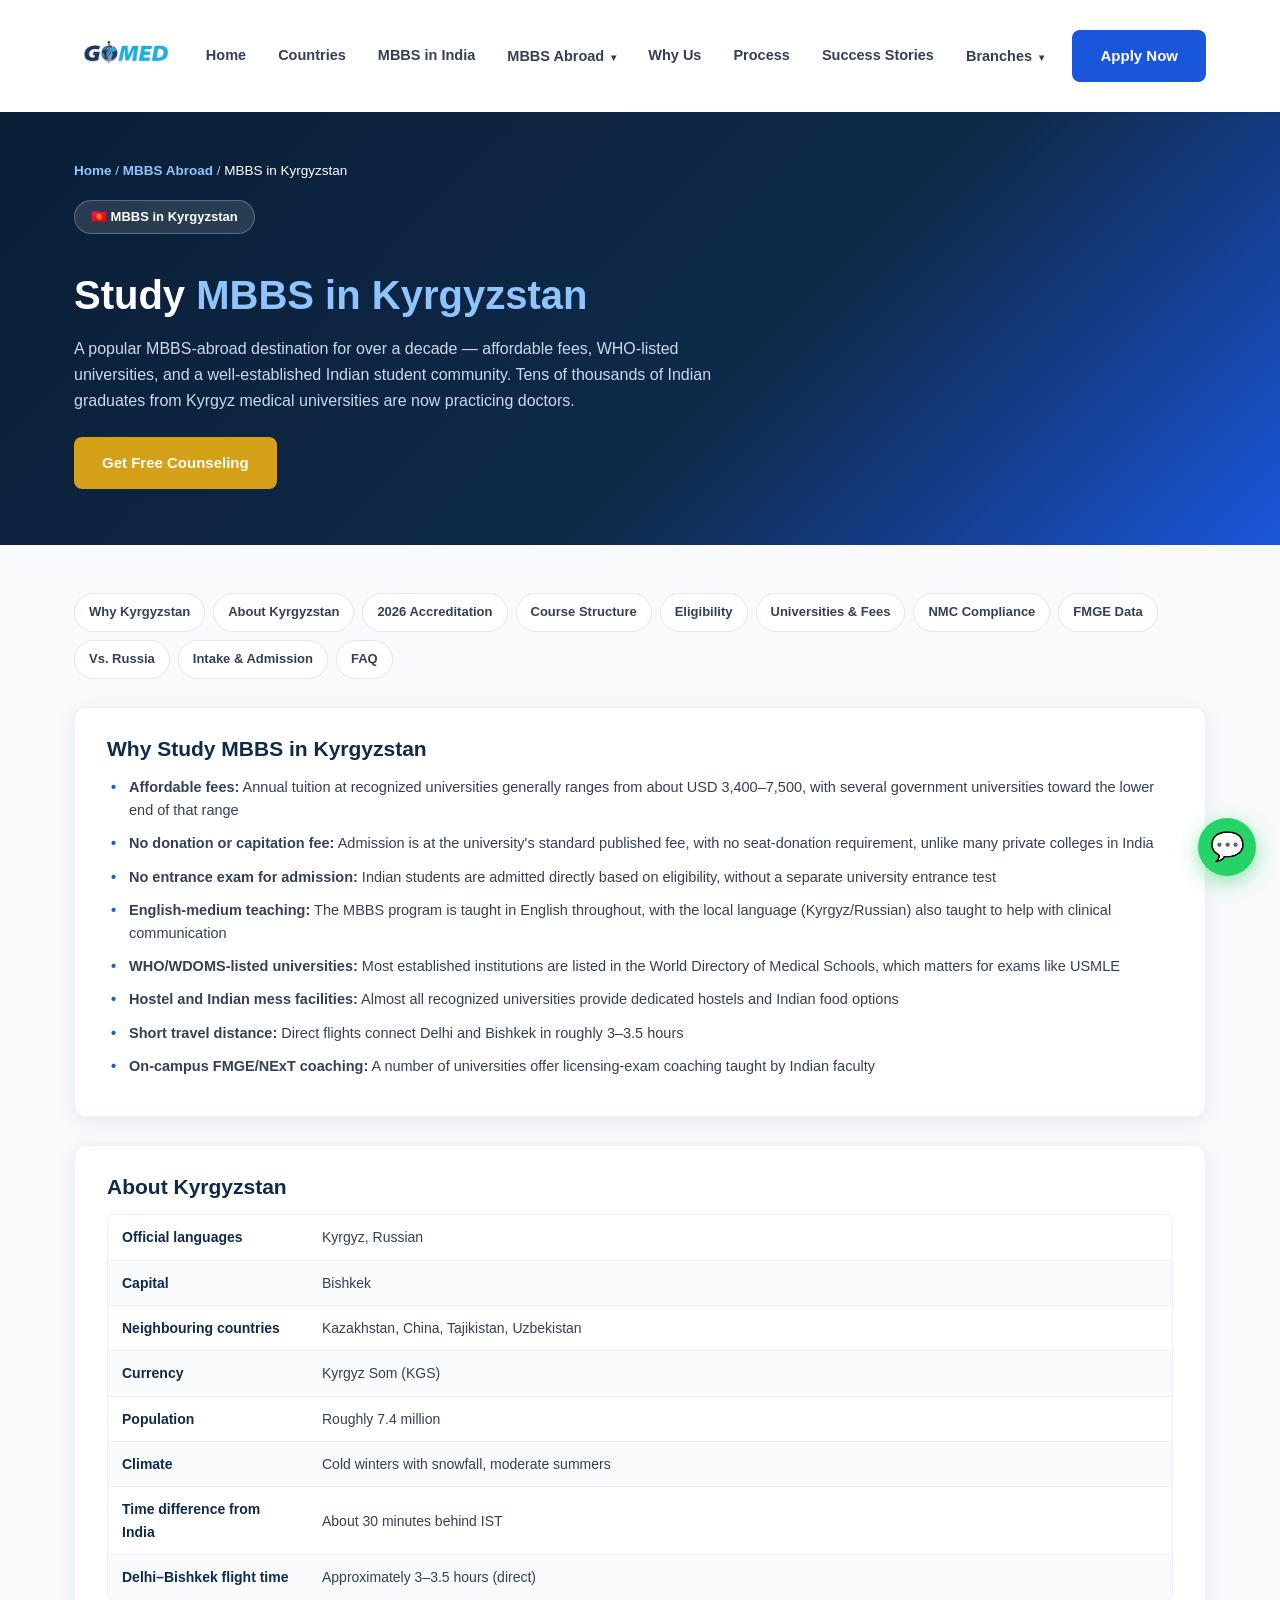
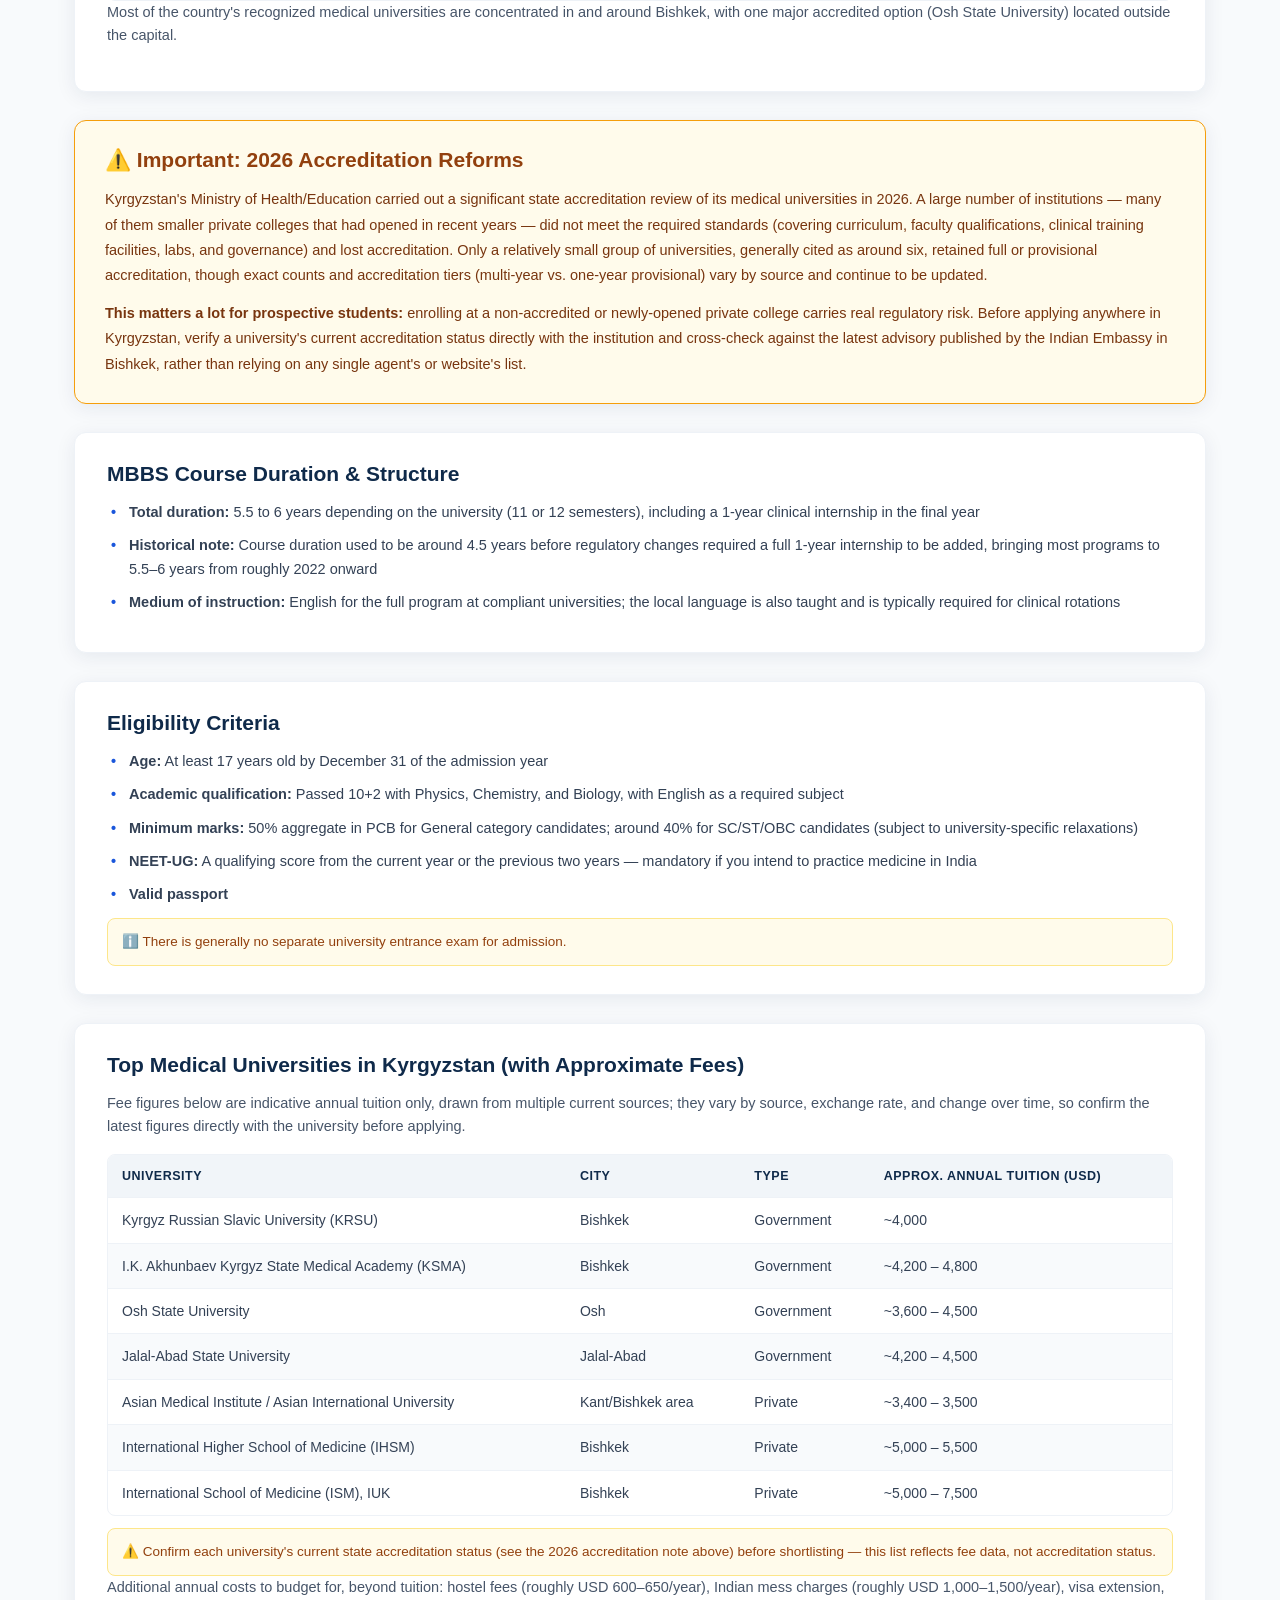
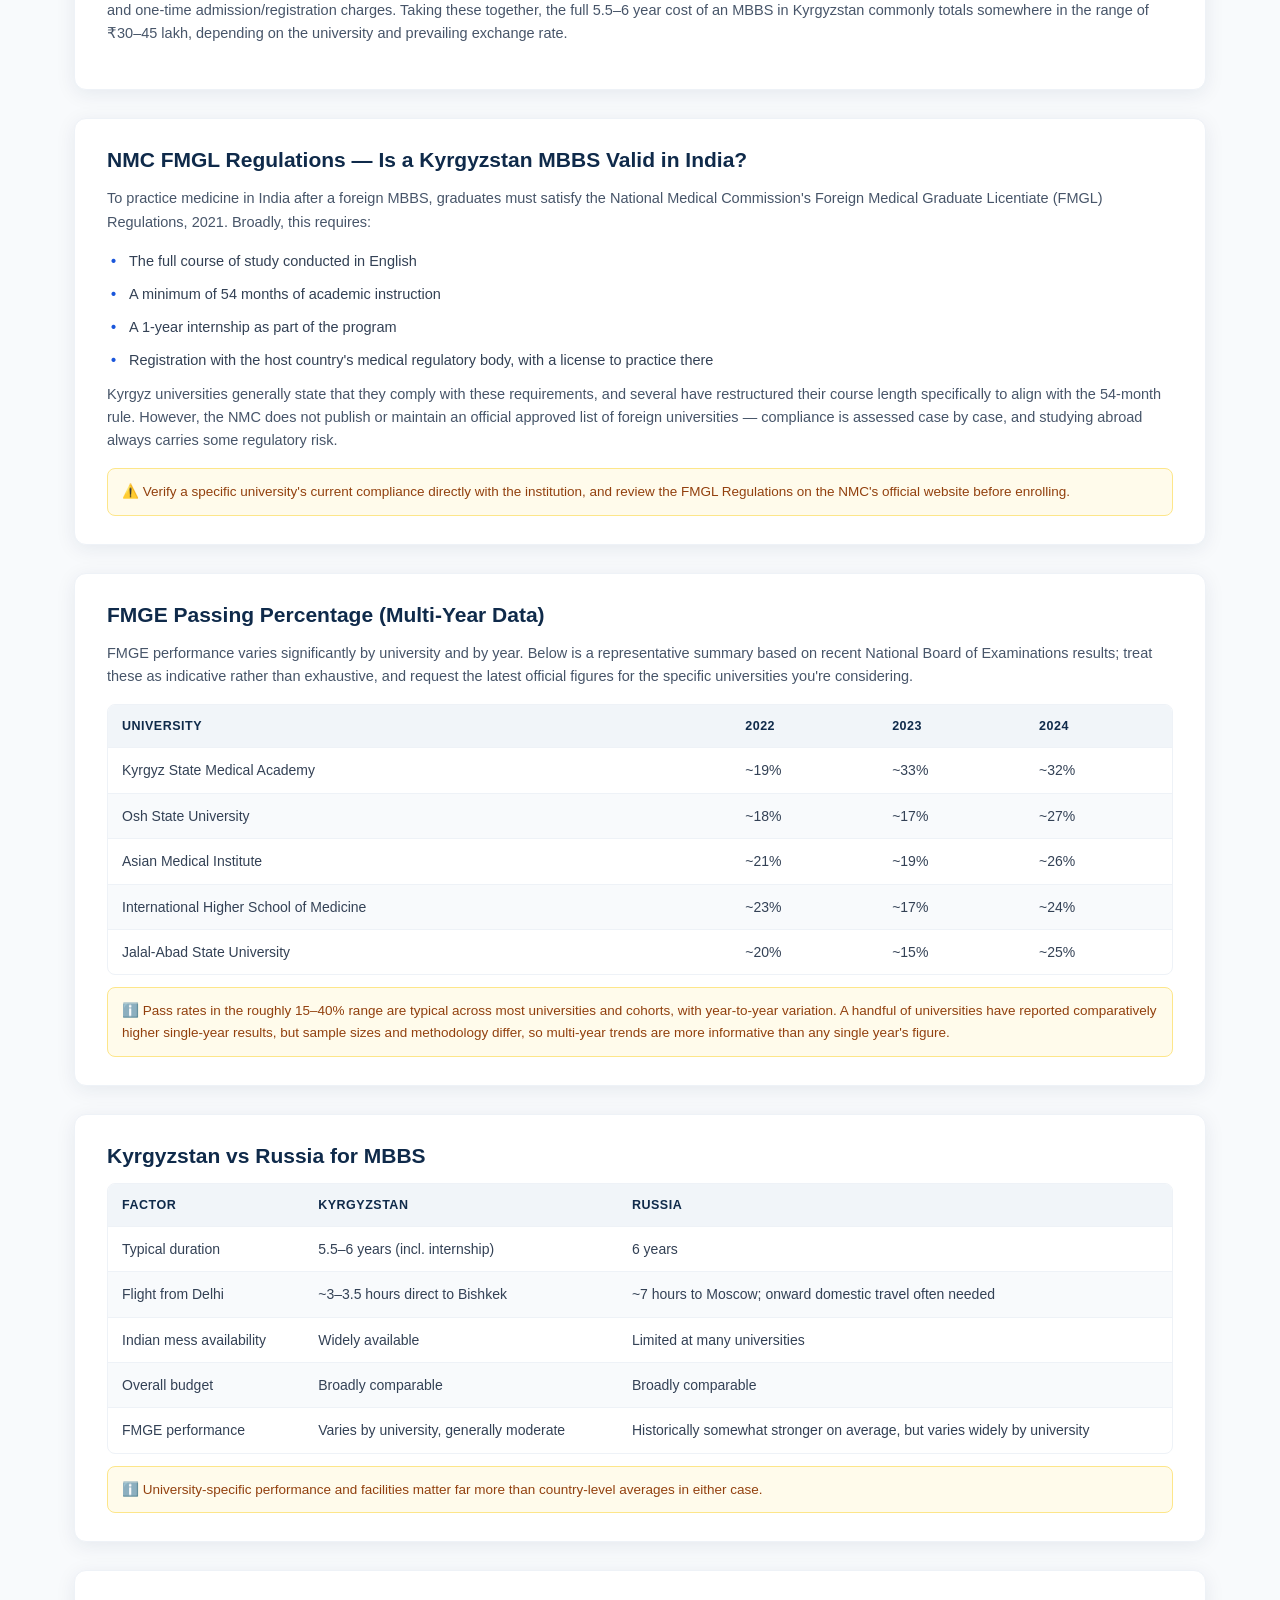
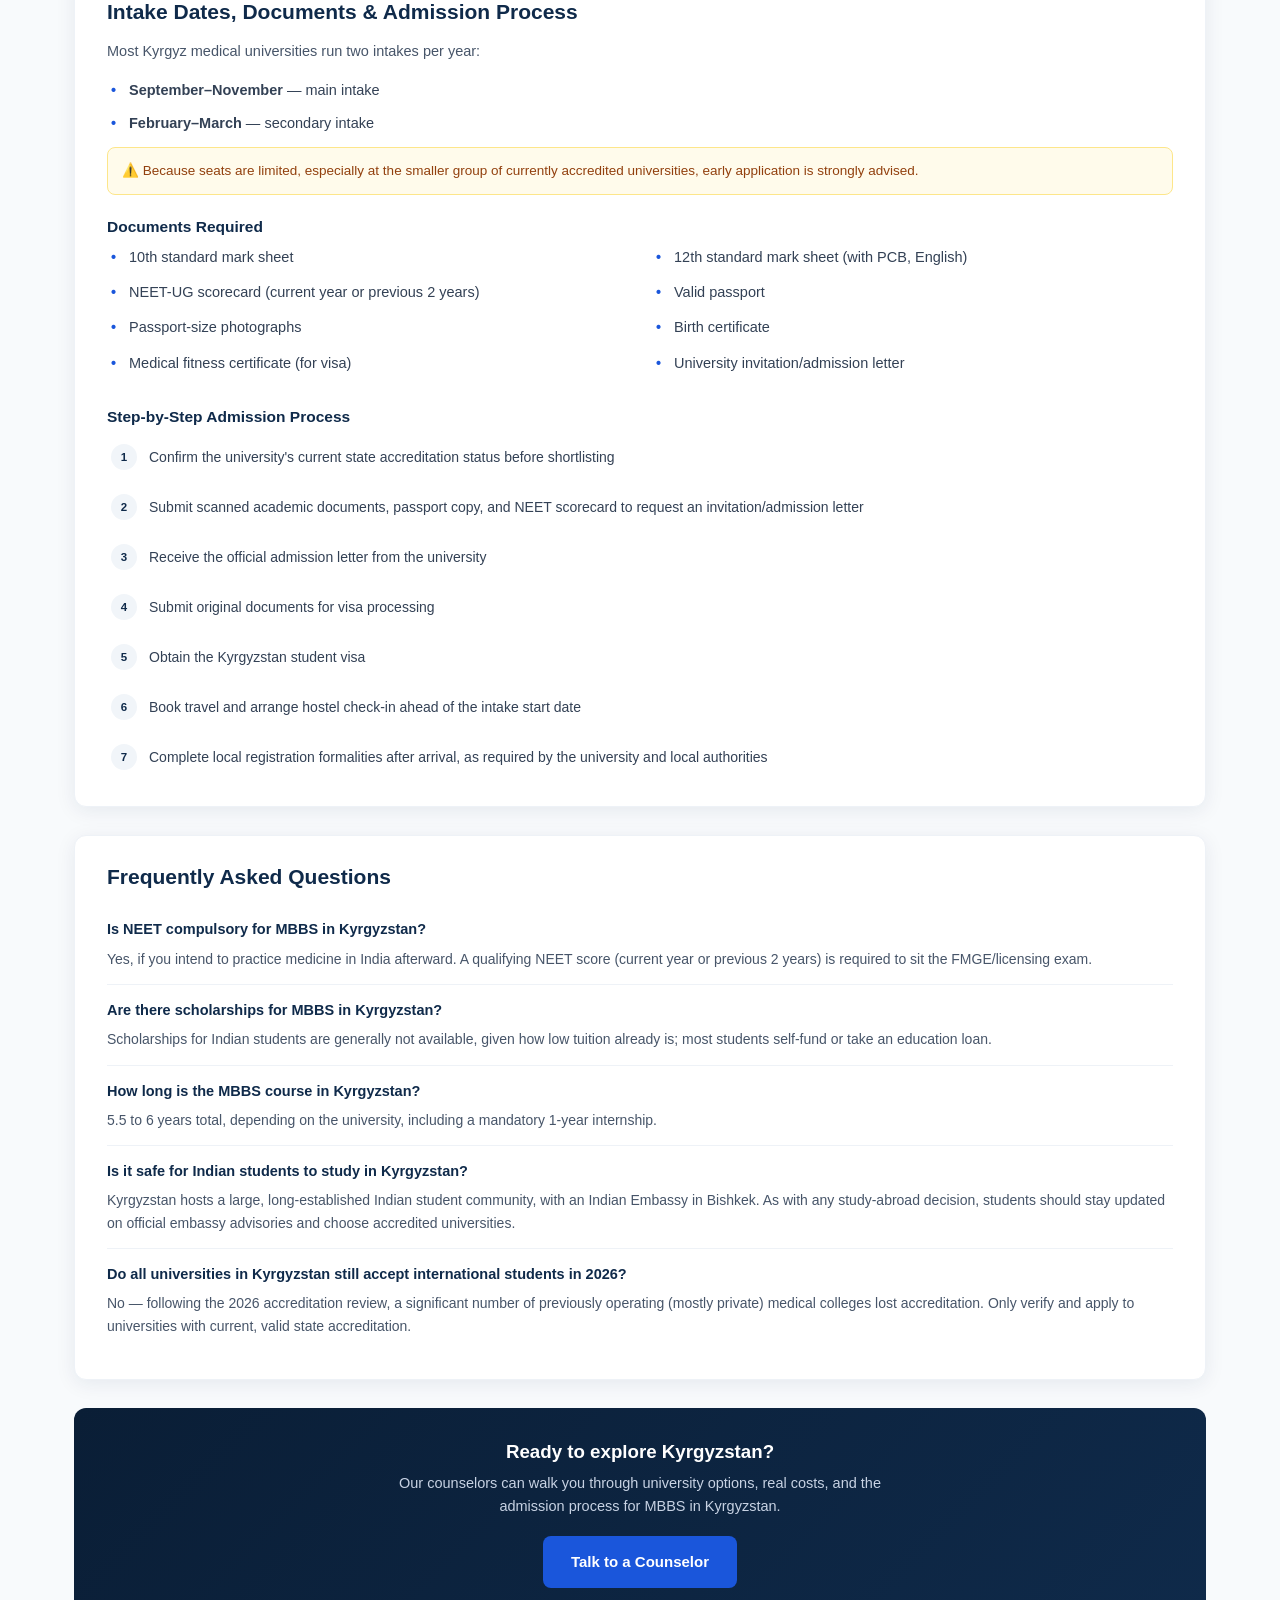
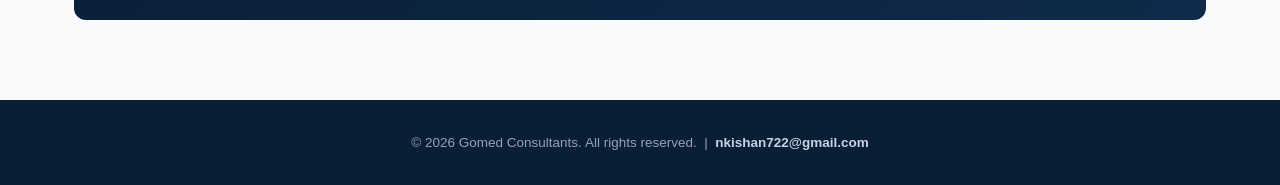
<file: mbbs-in-kyrgyzstan.html>
<!DOCTYPE html>
<html lang="en">
<head>
<meta charset="UTF-8">
<meta name="viewport" content="width=device-width, initial-scale=1.0">
<title>MBBS in Kyrgyzstan | Gomed Consultants</title>
<meta name="description" content="MBBS in Kyrgyzstan — duration, eligibility, medium of instruction, fees, and what to know before choosing a Kyrgyz medical university.">
<meta name="robots" content="index, follow">
<meta name="theme-color" content="#0f2a4a">
<link rel="canonical" href="https://www.gomedconsultancy.in/mbbs-in-kyrgyzstan.html">
<link rel="icon" type="image/svg+xml" href="assets/favicon.svg">
<link rel="apple-touch-icon" href="assets/favicon.svg">
<meta property="og:type" content="website">
<meta property="og:site_name" content="Gomed Consultants">
<meta property="og:title" content="MBBS in Kyrgyzstan | Gomed Consultants">
<meta property="og:description" content="Duration, eligibility, fees and what to know about MBBS in Kyrgyzstan.">
<meta property="og:url" content="https://www.gomedconsultancy.in/mbbs-in-kyrgyzstan.html">
<meta property="og:image" content="https://www.gomedconsultancy.in/assets/gomed.png">
<meta name="twitter:card" content="summary_large_image">
<meta name="twitter:title" content="MBBS in Kyrgyzstan | Gomed Consultants">
<meta name="twitter:description" content="Duration, eligibility, fees and what to know about MBBS in Kyrgyzstan.">
<meta name="twitter:image" content="https://www.gomedconsultancy.in/assets/gomed.png">
<link rel="stylesheet" href="style.css">
</head>
<body>

<header>
  <nav class="nav">
    <a href="index.html#home" class="logo"><img src="assets/gomed.png" alt="Gomed Consultants" class="logo-img"></a>
    <div class="nav-links" id="navLinks">
      <a href="index.html#home">Home</a>
      <a href="index.html#countries">Countries</a>
      <a href="mbbs-in-india.html">MBBS in India</a>
      <div class="nav-item">
        <a href="mbbs-abroad.html">MBBS Abroad <span class="caret">&#9662;</span></a>
        <div class="nav-dropdown">
          <a href="mbbs-in-russia.html">🇷🇺 MBBS in Russia</a>
          <a href="mbbs-in-georgia.html">🇬🇪 MBBS in Georgia</a>
          <a href="mbbs-in-kazakhstan.html">🇰🇿 MBBS in Kazakhstan</a>
          <a href="mbbs-in-uzbekistan.html">🇺🇿 MBBS in Uzbekistan</a>
          <a href="mbbs-in-kyrgyzstan.html">🇰🇬 MBBS in Kyrgyzstan</a>
          <a href="mbbs-in-bangladesh.html">🇧🇩 MBBS in Bangladesh</a>
          <a href="mbbs-in-nepal.html">🇳🇵 MBBS in Nepal</a>
          <a href="mbbs-in-mongolia.html">🇲🇳 MBBS in Mongolia</a>
          <a href="mbbs-in-timor-leste.html">🇹🇱 MBBS in Timor-Leste</a>
          <a href="mbbs-in-romania.html">🇷🇴 MBBS in Romania (EU)</a>
          <a href="mbbs-in-bulgaria.html">🇧🇬 MBBS in Bulgaria (EU)</a>
          <a href="mbbs-abroad.html" class="nav-dropdown-all">View All Countries →</a>
        </div>
      </div>
      <a href="index.html#why-us">Why Us</a>
      <a href="index.html#process">Process</a>
      <a href="index.html#testimonials">Success Stories</a>
      <div class="nav-item">
        <a href="branches.html">Branches <span class="caret">&#9662;</span></a>
        <div class="nav-dropdown">
          <a href="branches.html#mumbai">📍 Mumbai (HQ)</a>
          <a href="branches.html#kalyan">📍 Kalyan</a>
          <a href="branches.html#thane">📍 Thane</a>
          <a href="branches.html#lucknow">📍 Lucknow</a>
          <a href="branches.html#jaipur">📍 Jaipur</a>
          <a href="branches.html#raipur">📍 Raipur</a>
          <a href="branches.html" class="nav-dropdown-all">View All Branches →</a>
        </div>
      </div>
    </div>
    <div class="nav-cta">
      <a href="index.html#contact" class="btn btn-primary">Apply Now</a>
      <button class="menu-toggle" id="menuToggle">&#9776;</button>
    </div>
  </nav>
</header>

<section class="info-hero">
  <div class="container">
    <div class="breadcrumb"><a href="index.html#home">Home</a> / <a href="mbbs-abroad.html">MBBS Abroad</a> / <span>MBBS in Kyrgyzstan</span></div>
    <span class="hero-badge">🇰🇬 MBBS in Kyrgyzstan</span>
    <h1>Study <span>MBBS in Kyrgyzstan</span></h1>
    <p>A popular MBBS-abroad destination for over a decade — affordable fees, WHO-listed universities, and a well-established Indian student community. Tens of thousands of Indian graduates from Kyrgyz medical universities are now practicing doctors.</p>
    <a href="index.html#contact" class="btn btn-gold">Get Free Counseling</a>
  </div>
</section>

<section class="info-page">
  <div class="container">

    <nav class="quick-nav" aria-label="Page sections">
      <a href="#why-study">Why Kyrgyzstan</a>
      <a href="#about">About Kyrgyzstan</a>
      <a href="#accreditation">2026 Accreditation</a>
      <a href="#course-structure">Course Structure</a>
      <a href="#eligibility">Eligibility</a>
      <a href="#universities">Universities &amp; Fees</a>
      <a href="#nmc-compliance">NMC Compliance</a>
      <a href="#fmge-data">FMGE Data</a>
      <a href="#vs-russia">Vs. Russia</a>
      <a href="#admission">Intake &amp; Admission</a>
      <a href="#faq">FAQ</a>
    </nav>

    <div class="info-block" id="why-study">
      <h2 class="info-heading">Why Study MBBS in Kyrgyzstan</h2>
      <ul class="info-list">
        <li><strong>Affordable fees:</strong> Annual tuition at recognized universities generally ranges from about USD 3,400–7,500, with several government universities toward the lower end of that range</li>
        <li><strong>No donation or capitation fee:</strong> Admission is at the university's standard published fee, with no seat-donation requirement, unlike many private colleges in India</li>
        <li><strong>No entrance exam for admission:</strong> Indian students are admitted directly based on eligibility, without a separate university entrance test</li>
        <li><strong>English-medium teaching:</strong> The MBBS program is taught in English throughout, with the local language (Kyrgyz/Russian) also taught to help with clinical communication</li>
        <li><strong>WHO/WDOMS-listed universities:</strong> Most established institutions are listed in the World Directory of Medical Schools, which matters for exams like USMLE</li>
        <li><strong>Hostel and Indian mess facilities:</strong> Almost all recognized universities provide dedicated hostels and Indian food options</li>
        <li><strong>Short travel distance:</strong> Direct flights connect Delhi and Bishkek in roughly 3–3.5 hours</li>
        <li><strong>On-campus FMGE/NExT coaching:</strong> A number of universities offer licensing-exam coaching taught by Indian faculty</li>
      </ul>
    </div>

    <div class="info-block" id="about">
      <h2 class="info-heading">About Kyrgyzstan</h2>
      <div class="table-wrap">
        <table class="info-table kv">
          <tbody>
            <tr><td>Official languages</td><td>Kyrgyz, Russian</td></tr>
            <tr><td>Capital</td><td>Bishkek</td></tr>
            <tr><td>Neighbouring countries</td><td>Kazakhstan, China, Tajikistan, Uzbekistan</td></tr>
            <tr><td>Currency</td><td>Kyrgyz Som (KGS)</td></tr>
            <tr><td>Population</td><td>Roughly 7.4 million</td></tr>
            <tr><td>Climate</td><td>Cold winters with snowfall, moderate summers</td></tr>
            <tr><td>Time difference from India</td><td>About 30 minutes behind IST</td></tr>
            <tr><td>Delhi–Bishkek flight time</td><td>Approximately 3–3.5 hours (direct)</td></tr>
          </tbody>
        </table>
      </div>
      <p class="info-sub">Most of the country's recognized medical universities are concentrated in and around Bishkek, with one major accredited option (Osh State University) located outside the capital.</p>
    </div>

    <div class="info-alert" id="accreditation">
      <h2 class="info-heading">⚠️ Important: 2026 Accreditation Reforms</h2>
      <p>Kyrgyzstan's Ministry of Health/Education carried out a significant state accreditation review of its medical universities in 2026. A large number of institutions — many of them smaller private colleges that had opened in recent years — did not meet the required standards (covering curriculum, faculty qualifications, clinical training facilities, labs, and governance) and lost accreditation. Only a relatively small group of universities, generally cited as around six, retained full or provisional accreditation, though exact counts and accreditation tiers (multi-year vs. one-year provisional) vary by source and continue to be updated.</p>
      <p><strong>This matters a lot for prospective students:</strong> enrolling at a non-accredited or newly-opened private college carries real regulatory risk. Before applying anywhere in Kyrgyzstan, verify a university's current accreditation status directly with the institution and cross-check against the latest advisory published by the Indian Embassy in Bishkek, rather than relying on any single agent's or website's list.</p>
    </div>

    <div class="info-block" id="course-structure">
      <h2 class="info-heading">MBBS Course Duration &amp; Structure</h2>
      <ul class="info-list">
        <li><strong>Total duration:</strong> 5.5 to 6 years depending on the university (11 or 12 semesters), including a 1-year clinical internship in the final year</li>
        <li><strong>Historical note:</strong> Course duration used to be around 4.5 years before regulatory changes required a full 1-year internship to be added, bringing most programs to 5.5–6 years from roughly 2022 onward</li>
        <li><strong>Medium of instruction:</strong> English for the full program at compliant universities; the local language is also taught and is typically required for clinical rotations</li>
      </ul>
    </div>

    <div class="info-block" id="eligibility">
      <h2 class="info-heading">Eligibility Criteria</h2>
      <ul class="info-list">
        <li><strong>Age:</strong> At least 17 years old by December 31 of the admission year</li>
        <li><strong>Academic qualification:</strong> Passed 10+2 with Physics, Chemistry, and Biology, with English as a required subject</li>
        <li><strong>Minimum marks:</strong> 50% aggregate in PCB for General category candidates; around 40% for SC/ST/OBC candidates (subject to university-specific relaxations)</li>
        <li><strong>NEET-UG:</strong> A qualifying score from the current year or the previous two years — mandatory if you intend to practice medicine in India</li>
        <li><strong>Valid passport</strong></li>
      </ul>
      <p class="info-note">ℹ️ There is generally no separate university entrance exam for admission.</p>
    </div>

    <div class="info-block" id="universities">
      <h2 class="info-heading">Top Medical Universities in Kyrgyzstan (with Approximate Fees)</h2>
      <p class="info-sub">Fee figures below are indicative annual tuition only, drawn from multiple current sources; they vary by source, exchange rate, and change over time, so confirm the latest figures directly with the university before applying.</p>
      <div class="table-wrap">
        <table class="info-table">
          <thead><tr><th>University</th><th>City</th><th>Type</th><th>Approx. Annual Tuition (USD)</th></tr></thead>
          <tbody>
            <tr><td>Kyrgyz Russian Slavic University (KRSU)</td><td>Bishkek</td><td>Government</td><td>~4,000</td></tr>
            <tr><td>I.K. Akhunbaev Kyrgyz State Medical Academy (KSMA)</td><td>Bishkek</td><td>Government</td><td>~4,200 – 4,800</td></tr>
            <tr><td>Osh State University</td><td>Osh</td><td>Government</td><td>~3,600 – 4,500</td></tr>
            <tr><td>Jalal-Abad State University</td><td>Jalal-Abad</td><td>Government</td><td>~4,200 – 4,500</td></tr>
            <tr><td>Asian Medical Institute / Asian International University</td><td>Kant/Bishkek area</td><td>Private</td><td>~3,400 – 3,500</td></tr>
            <tr><td>International Higher School of Medicine (IHSM)</td><td>Bishkek</td><td>Private</td><td>~5,000 – 5,500</td></tr>
            <tr><td>International School of Medicine (ISM), IUK</td><td>Bishkek</td><td>Private</td><td>~5,000 – 7,500</td></tr>
          </tbody>
        </table>
      </div>
      <p class="info-note">⚠️ Confirm each university's current state accreditation status (see the 2026 accreditation note above) before shortlisting — this list reflects fee data, not accreditation status.</p>
      <p class="info-sub">Additional annual costs to budget for, beyond tuition: hostel fees (roughly USD 600–650/year), Indian mess charges (roughly USD 1,000–1,500/year), visa extension, and one-time admission/registration charges. Taking these together, the full 5.5–6 year cost of an MBBS in Kyrgyzstan commonly totals somewhere in the range of ₹30–45 lakh, depending on the university and prevailing exchange rate.</p>
    </div>

    <div class="info-block" id="nmc-compliance">
      <h2 class="info-heading">NMC FMGL Regulations — Is a Kyrgyzstan MBBS Valid in India?</h2>
      <p class="info-sub">To practice medicine in India after a foreign MBBS, graduates must satisfy the National Medical Commission's Foreign Medical Graduate Licentiate (FMGL) Regulations, 2021. Broadly, this requires:</p>
      <ul class="info-list">
        <li>The full course of study conducted in English</li>
        <li>A minimum of 54 months of academic instruction</li>
        <li>A 1-year internship as part of the program</li>
        <li>Registration with the host country's medical regulatory body, with a license to practice there</li>
      </ul>
      <p class="info-sub">Kyrgyz universities generally state that they comply with these requirements, and several have restructured their course length specifically to align with the 54-month rule. However, the NMC does not publish or maintain an official approved list of foreign universities — compliance is assessed case by case, and studying abroad always carries some regulatory risk.</p>
      <p class="info-note">⚠️ Verify a specific university's current compliance directly with the institution, and review the FMGL Regulations on the NMC's official website before enrolling.</p>
    </div>

    <div class="info-block" id="fmge-data">
      <h2 class="info-heading">FMGE Passing Percentage (Multi-Year Data)</h2>
      <p class="info-sub">FMGE performance varies significantly by university and by year. Below is a representative summary based on recent National Board of Examinations results; treat these as indicative rather than exhaustive, and request the latest official figures for the specific universities you're considering.</p>
      <div class="table-wrap">
        <table class="info-table">
          <thead><tr><th>University</th><th>2022</th><th>2023</th><th>2024</th></tr></thead>
          <tbody>
            <tr><td>Kyrgyz State Medical Academy</td><td>~19%</td><td>~33%</td><td>~32%</td></tr>
            <tr><td>Osh State University</td><td>~18%</td><td>~17%</td><td>~27%</td></tr>
            <tr><td>Asian Medical Institute</td><td>~21%</td><td>~19%</td><td>~26%</td></tr>
            <tr><td>International Higher School of Medicine</td><td>~23%</td><td>~17%</td><td>~24%</td></tr>
            <tr><td>Jalal-Abad State University</td><td>~20%</td><td>~15%</td><td>~25%</td></tr>
          </tbody>
        </table>
      </div>
      <p class="info-note">ℹ️ Pass rates in the roughly 15–40% range are typical across most universities and cohorts, with year-to-year variation. A handful of universities have reported comparatively higher single-year results, but sample sizes and methodology differ, so multi-year trends are more informative than any single year's figure.</p>
    </div>

    <div class="info-block" id="vs-russia">
      <h2 class="info-heading">Kyrgyzstan vs Russia for MBBS</h2>
      <div class="table-wrap">
        <table class="info-table">
          <thead><tr><th>Factor</th><th>Kyrgyzstan</th><th>Russia</th></tr></thead>
          <tbody>
            <tr><td>Typical duration</td><td>5.5–6 years (incl. internship)</td><td>6 years</td></tr>
            <tr><td>Flight from Delhi</td><td>~3–3.5 hours direct to Bishkek</td><td>~7 hours to Moscow; onward domestic travel often needed</td></tr>
            <tr><td>Indian mess availability</td><td>Widely available</td><td>Limited at many universities</td></tr>
            <tr><td>Overall budget</td><td>Broadly comparable</td><td>Broadly comparable</td></tr>
            <tr><td>FMGE performance</td><td>Varies by university, generally moderate</td><td>Historically somewhat stronger on average, but varies widely by university</td></tr>
          </tbody>
        </table>
      </div>
      <p class="info-note">ℹ️ University-specific performance and facilities matter far more than country-level averages in either case.</p>
    </div>

    <div class="info-block" id="admission">
      <h2 class="info-heading">Intake Dates, Documents &amp; Admission Process</h2>
      <p class="info-sub">Most Kyrgyz medical universities run two intakes per year:</p>
      <ul class="info-list">
        <li><strong>September–November</strong> — main intake</li>
        <li><strong>February–March</strong> — secondary intake</li>
      </ul>
      <p class="info-note">⚠️ Because seats are limited, especially at the smaller group of currently accredited universities, early application is strongly advised.</p>

      <h3 class="sub-heading">Documents Required</h3>
      <ul class="info-list two-col">
        <li>10th standard mark sheet</li>
        <li>12th standard mark sheet (with PCB, English)</li>
        <li>NEET-UG scorecard (current year or previous 2 years)</li>
        <li>Valid passport</li>
        <li>Passport-size photographs</li>
        <li>Birth certificate</li>
        <li>Medical fitness certificate (for visa)</li>
        <li>University invitation/admission letter</li>
      </ul>

      <h3 class="sub-heading">Step-by-Step Admission Process</h3>
      <ul class="rank-list single">
        <li><span class="rank-n">1</span>Confirm the university's current state accreditation status before shortlisting</li>
        <li><span class="rank-n">2</span>Submit scanned academic documents, passport copy, and NEET scorecard to request an invitation/admission letter</li>
        <li><span class="rank-n">3</span>Receive the official admission letter from the university</li>
        <li><span class="rank-n">4</span>Submit original documents for visa processing</li>
        <li><span class="rank-n">5</span>Obtain the Kyrgyzstan student visa</li>
        <li><span class="rank-n">6</span>Book travel and arrange hostel check-in ahead of the intake start date</li>
        <li><span class="rank-n">7</span>Complete local registration formalities after arrival, as required by the university and local authorities</li>
      </ul>
    </div>

    <div class="info-block" id="faq">
      <h2 class="info-heading">Frequently Asked Questions</h2>
      <div class="faq-item"><div class="faq-q">Is NEET compulsory for MBBS in Kyrgyzstan?</div><div class="faq-a">Yes, if you intend to practice medicine in India afterward. A qualifying NEET score (current year or previous 2 years) is required to sit the FMGE/licensing exam.</div></div>
      <div class="faq-item"><div class="faq-q">Are there scholarships for MBBS in Kyrgyzstan?</div><div class="faq-a">Scholarships for Indian students are generally not available, given how low tuition already is; most students self-fund or take an education loan.</div></div>
      <div class="faq-item"><div class="faq-q">How long is the MBBS course in Kyrgyzstan?</div><div class="faq-a">5.5 to 6 years total, depending on the university, including a mandatory 1-year internship.</div></div>
      <div class="faq-item"><div class="faq-q">Is it safe for Indian students to study in Kyrgyzstan?</div><div class="faq-a">Kyrgyzstan hosts a large, long-established Indian student community, with an Indian Embassy in Bishkek. As with any study-abroad decision, students should stay updated on official embassy advisories and choose accredited universities.</div></div>
      <div class="faq-item"><div class="faq-q">Do all universities in Kyrgyzstan still accept international students in 2026?</div><div class="faq-a">No — following the 2026 accreditation review, a significant number of previously operating (mostly private) medical colleges lost accreditation. Only verify and apply to universities with current, valid state accreditation.</div></div>
    </div>

    <div class="info-cta">
      <h3>Ready to explore Kyrgyzstan?</h3>
      <p>Our counselors can walk you through university options, real costs, and the admission process for MBBS in Kyrgyzstan.</p>
      <a href="index.html#contact" class="btn btn-primary">Talk to a Counselor</a>
    </div>

  </div>
</section>

<footer>
  <div class="container">
    &copy; 2026 Gomed Consultants. All rights reserved. &nbsp;|&nbsp; <a href="mailto:nkishan722@gmail.com">nkishan722@gmail.com</a>
  </div>
</footer>

<a class="wa-float" href="https://wa.me/919892012079" target="_blank" rel="noopener" aria-label="Chat on WhatsApp">💬</a>

<script src="script.js"></script>

</body>
</html>
</file>
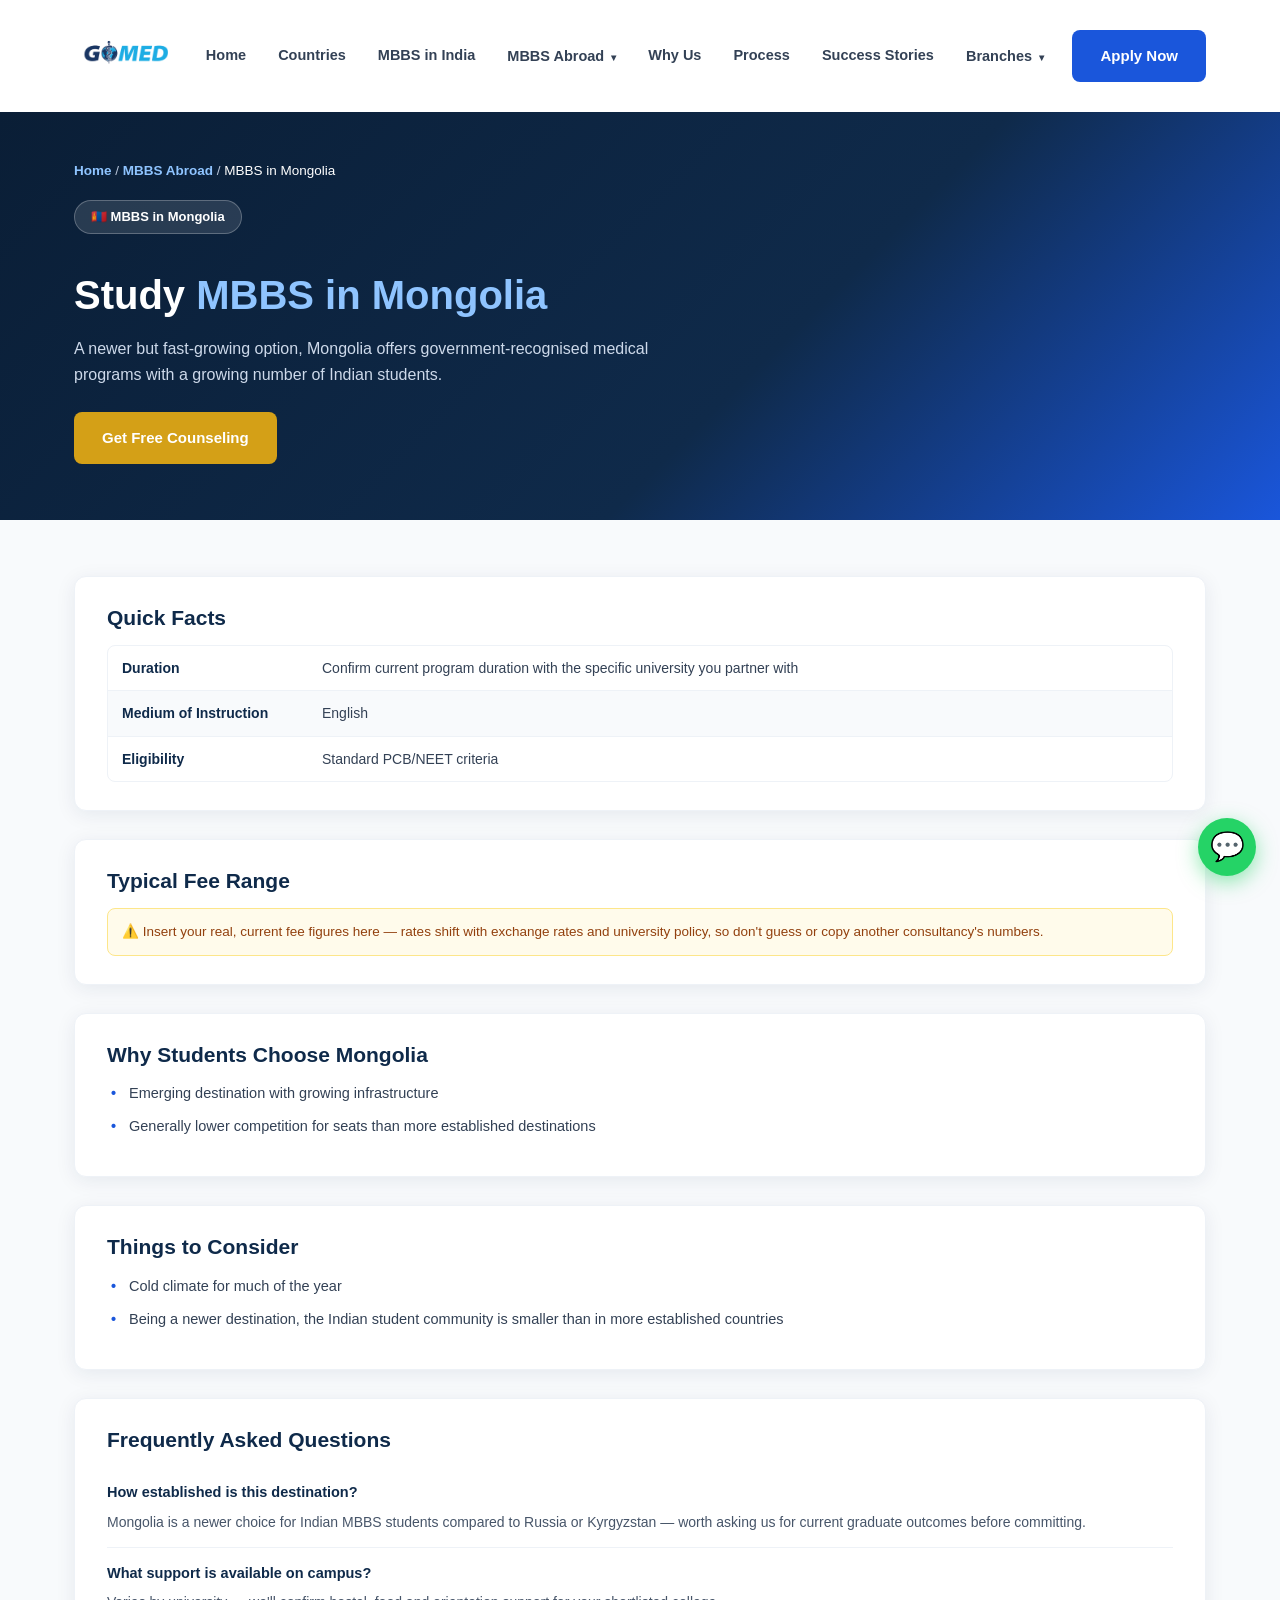
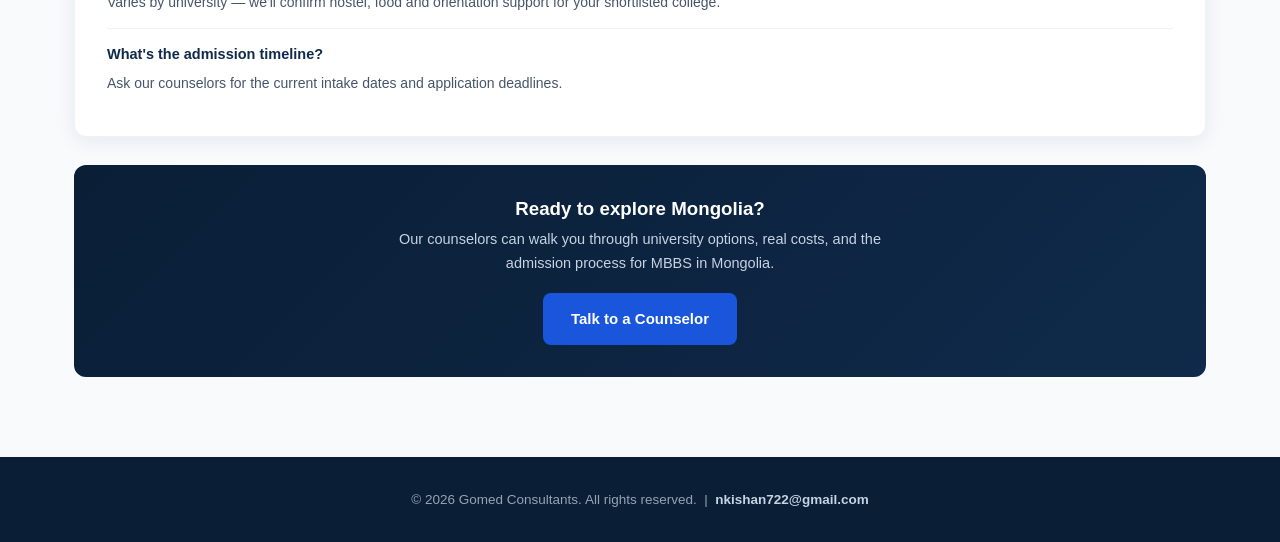
<file: mbbs-in-mongolia.html>
<!DOCTYPE html>
<html lang="en">
<head>
<meta charset="UTF-8">
<meta name="viewport" content="width=device-width, initial-scale=1.0">
<title>MBBS in Mongolia | Gomed Consultants</title>
<meta name="description" content="MBBS in Mongolia — duration, eligibility, medium of instruction, fees, and what to know before choosing a Mongolian medical university.">
<meta name="robots" content="index, follow">
<meta name="theme-color" content="#0f2a4a">
<link rel="canonical" href="https://www.gomedconsultancy.in/mbbs-in-mongolia.html">
<link rel="icon" type="image/svg+xml" href="assets/favicon.svg">
<link rel="apple-touch-icon" href="assets/favicon.svg">
<meta property="og:type" content="website">
<meta property="og:site_name" content="Gomed Consultants">
<meta property="og:title" content="MBBS in Mongolia | Gomed Consultants">
<meta property="og:description" content="Duration, eligibility, fees and what to know about MBBS in Mongolia.">
<meta property="og:url" content="https://www.gomedconsultancy.in/mbbs-in-mongolia.html">
<meta property="og:image" content="https://www.gomedconsultancy.in/assets/gomed.png">
<meta name="twitter:card" content="summary_large_image">
<meta name="twitter:title" content="MBBS in Mongolia | Gomed Consultants">
<meta name="twitter:description" content="Duration, eligibility, fees and what to know about MBBS in Mongolia.">
<meta name="twitter:image" content="https://www.gomedconsultancy.in/assets/gomed.png">
<link rel="stylesheet" href="style.css">
</head>
<body>

<header>
  <nav class="nav">
    <a href="index.html#home" class="logo"><img src="assets/gomed.png" alt="Gomed Consultants" class="logo-img"></a>
    <div class="nav-links" id="navLinks">
      <a href="index.html#home">Home</a>
      <a href="index.html#countries">Countries</a>
      <a href="mbbs-in-india.html">MBBS in India</a>
      <div class="nav-item">
        <a href="mbbs-abroad.html">MBBS Abroad <span class="caret">&#9662;</span></a>
        <div class="nav-dropdown">
          <a href="mbbs-in-russia.html">🇷🇺 MBBS in Russia</a>
          <a href="mbbs-in-georgia.html">🇬🇪 MBBS in Georgia</a>
          <a href="mbbs-in-kazakhstan.html">🇰🇿 MBBS in Kazakhstan</a>
          <a href="mbbs-in-uzbekistan.html">🇺🇿 MBBS in Uzbekistan</a>
          <a href="mbbs-in-kyrgyzstan.html">🇰🇬 MBBS in Kyrgyzstan</a>
          <a href="mbbs-in-bangladesh.html">🇧🇩 MBBS in Bangladesh</a>
          <a href="mbbs-in-nepal.html">🇳🇵 MBBS in Nepal</a>
          <a href="mbbs-in-mongolia.html">🇲🇳 MBBS in Mongolia</a>
          <a href="mbbs-in-timor-leste.html">🇹🇱 MBBS in Timor-Leste</a>
          <a href="mbbs-in-romania.html">🇷🇴 MBBS in Romania (EU)</a>
          <a href="mbbs-in-bulgaria.html">🇧🇬 MBBS in Bulgaria (EU)</a>
          <a href="mbbs-abroad.html" class="nav-dropdown-all">View All Countries →</a>
        </div>
      </div>
      <a href="index.html#why-us">Why Us</a>
      <a href="index.html#process">Process</a>
      <a href="index.html#testimonials">Success Stories</a>
      <div class="nav-item">
        <a href="branches.html">Branches <span class="caret">&#9662;</span></a>
        <div class="nav-dropdown">
          <a href="branches.html#mumbai">📍 Mumbai (HQ)</a>
          <a href="branches.html#kalyan">📍 Kalyan</a>
          <a href="branches.html#thane">📍 Thane</a>
          <a href="branches.html#lucknow">📍 Lucknow</a>
          <a href="branches.html#jaipur">📍 Jaipur</a>
          <a href="branches.html#raipur">📍 Raipur</a>
          <a href="branches.html" class="nav-dropdown-all">View All Branches →</a>
        </div>
      </div>
    </div>
    <div class="nav-cta">
      <a href="index.html#contact" class="btn btn-primary">Apply Now</a>
      <button class="menu-toggle" id="menuToggle">&#9776;</button>
    </div>
  </nav>
</header>

<section class="info-hero">
  <div class="container">
    <div class="breadcrumb"><a href="index.html#home">Home</a> / <a href="mbbs-abroad.html">MBBS Abroad</a> / <span>MBBS in Mongolia</span></div>
    <span class="hero-badge">🇲🇳 MBBS in Mongolia</span>
    <h1>Study <span>MBBS in Mongolia</span></h1>
    <p>A newer but fast-growing option, Mongolia offers government-recognised medical programs with a growing number of Indian students.</p>
    <a href="index.html#contact" class="btn btn-gold">Get Free Counseling</a>
  </div>
</section>

<section class="info-page">
  <div class="container">

    <div class="info-block">
      <h2 class="info-heading">Quick Facts</h2>
      <div class="table-wrap">
        <table class="info-table kv">
          <tbody>
            <tr><td>Duration</td><td>Confirm current program duration with the specific university you partner with</td></tr>
            <tr><td>Medium of Instruction</td><td>English</td></tr>
            <tr><td>Eligibility</td><td>Standard PCB/NEET criteria</td></tr>
          </tbody>
        </table>
      </div>
    </div>

    <div class="info-block">
      <h2 class="info-heading">Typical Fee Range</h2>
      <p class="info-note">⚠️ Insert your real, current fee figures here — rates shift with exchange rates and university policy, so don't guess or copy another consultancy's numbers.</p>
    </div>

    <div class="info-block">
      <h2 class="info-heading">Why Students Choose Mongolia</h2>
      <ul class="info-list">
        <li>Emerging destination with growing infrastructure</li>
        <li>Generally lower competition for seats than more established destinations</li>
      </ul>
    </div>

    <div class="info-block">
      <h2 class="info-heading">Things to Consider</h2>
      <ul class="info-list">
        <li>Cold climate for much of the year</li>
        <li>Being a newer destination, the Indian student community is smaller than in more established countries</li>
      </ul>
    </div>

    <div class="info-block">
      <h2 class="info-heading">Frequently Asked Questions</h2>
      <div class="faq-item"><div class="faq-q">How established is this destination?</div><div class="faq-a">Mongolia is a newer choice for Indian MBBS students compared to Russia or Kyrgyzstan — worth asking us for current graduate outcomes before committing.</div></div>
      <div class="faq-item"><div class="faq-q">What support is available on campus?</div><div class="faq-a">Varies by university — we'll confirm hostel, food and orientation support for your shortlisted college.</div></div>
      <div class="faq-item"><div class="faq-q">What's the admission timeline?</div><div class="faq-a">Ask our counselors for the current intake dates and application deadlines.</div></div>
    </div>

    <div class="info-cta">
      <h3>Ready to explore Mongolia?</h3>
      <p>Our counselors can walk you through university options, real costs, and the admission process for MBBS in Mongolia.</p>
      <a href="index.html#contact" class="btn btn-primary">Talk to a Counselor</a>
    </div>

  </div>
</section>

<footer>
  <div class="container">
    &copy; 2026 Gomed Consultants. All rights reserved. &nbsp;|&nbsp; <a href="mailto:nkishan722@gmail.com">nkishan722@gmail.com</a>
  </div>
</footer>

<a class="wa-float" href="https://wa.me/919892012079" target="_blank" rel="noopener" aria-label="Chat on WhatsApp">💬</a>

<script src="script.js"></script>

</body>
</html>
</file>
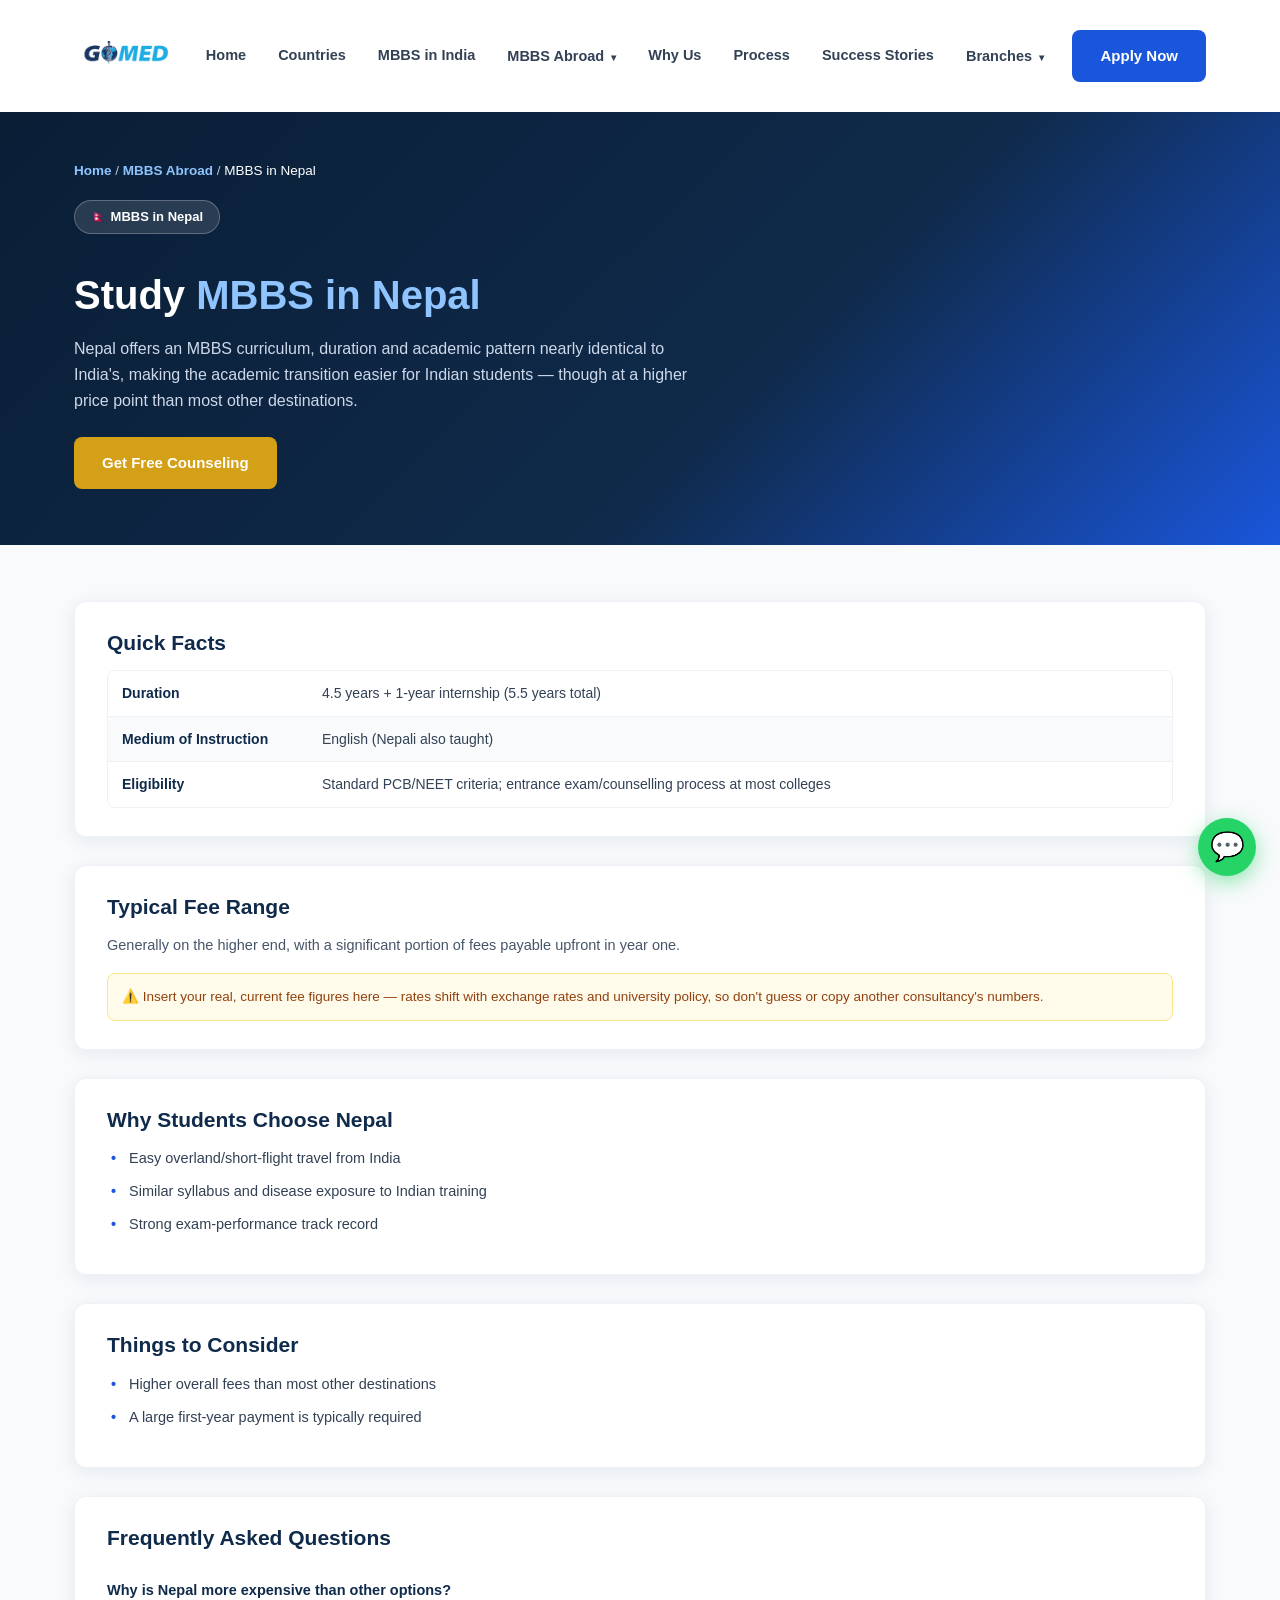
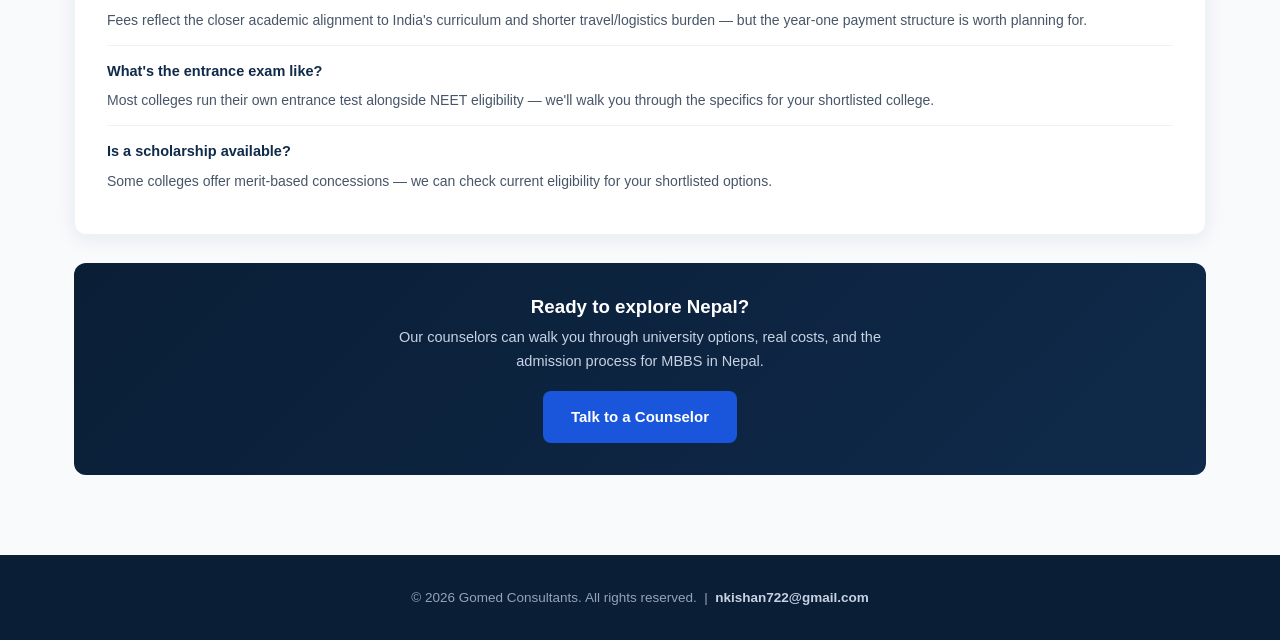
<file: mbbs-in-nepal.html>
<!DOCTYPE html>
<html lang="en">
<head>
<meta charset="UTF-8">
<meta name="viewport" content="width=device-width, initial-scale=1.0">
<title>MBBS in Nepal | Gomed Consultants</title>
<meta name="description" content="MBBS in Nepal — duration, eligibility, medium of instruction, fees, and what to know before choosing a Nepali medical college.">
<meta name="robots" content="index, follow">
<meta name="theme-color" content="#0f2a4a">
<link rel="canonical" href="https://www.gomedconsultancy.in/mbbs-in-nepal.html">
<link rel="icon" type="image/svg+xml" href="assets/favicon.svg">
<link rel="apple-touch-icon" href="assets/favicon.svg">
<meta property="og:type" content="website">
<meta property="og:site_name" content="Gomed Consultants">
<meta property="og:title" content="MBBS in Nepal | Gomed Consultants">
<meta property="og:description" content="Duration, eligibility, fees and what to know about MBBS in Nepal.">
<meta property="og:url" content="https://www.gomedconsultancy.in/mbbs-in-nepal.html">
<meta property="og:image" content="https://www.gomedconsultancy.in/assets/gomed.png">
<meta name="twitter:card" content="summary_large_image">
<meta name="twitter:title" content="MBBS in Nepal | Gomed Consultants">
<meta name="twitter:description" content="Duration, eligibility, fees and what to know about MBBS in Nepal.">
<meta name="twitter:image" content="https://www.gomedconsultancy.in/assets/gomed.png">
<link rel="stylesheet" href="style.css">
</head>
<body>

<header>
  <nav class="nav">
    <a href="index.html#home" class="logo"><img src="assets/gomed.png" alt="Gomed Consultants" class="logo-img"></a>
    <div class="nav-links" id="navLinks">
      <a href="index.html#home">Home</a>
      <a href="index.html#countries">Countries</a>
      <a href="mbbs-in-india.html">MBBS in India</a>
      <div class="nav-item">
        <a href="mbbs-abroad.html">MBBS Abroad <span class="caret">&#9662;</span></a>
        <div class="nav-dropdown">
          <a href="mbbs-in-russia.html">🇷🇺 MBBS in Russia</a>
          <a href="mbbs-in-georgia.html">🇬🇪 MBBS in Georgia</a>
          <a href="mbbs-in-kazakhstan.html">🇰🇿 MBBS in Kazakhstan</a>
          <a href="mbbs-in-uzbekistan.html">🇺🇿 MBBS in Uzbekistan</a>
          <a href="mbbs-in-kyrgyzstan.html">🇰🇬 MBBS in Kyrgyzstan</a>
          <a href="mbbs-in-bangladesh.html">🇧🇩 MBBS in Bangladesh</a>
          <a href="mbbs-in-nepal.html">🇳🇵 MBBS in Nepal</a>
          <a href="mbbs-in-mongolia.html">🇲🇳 MBBS in Mongolia</a>
          <a href="mbbs-in-timor-leste.html">🇹🇱 MBBS in Timor-Leste</a>
          <a href="mbbs-in-romania.html">🇷🇴 MBBS in Romania (EU)</a>
          <a href="mbbs-in-bulgaria.html">🇧🇬 MBBS in Bulgaria (EU)</a>
          <a href="mbbs-abroad.html" class="nav-dropdown-all">View All Countries →</a>
        </div>
      </div>
      <a href="index.html#why-us">Why Us</a>
      <a href="index.html#process">Process</a>
      <a href="index.html#testimonials">Success Stories</a>
      <div class="nav-item">
        <a href="branches.html">Branches <span class="caret">&#9662;</span></a>
        <div class="nav-dropdown">
          <a href="branches.html#mumbai">📍 Mumbai (HQ)</a>
          <a href="branches.html#kalyan">📍 Kalyan</a>
          <a href="branches.html#thane">📍 Thane</a>
          <a href="branches.html#lucknow">📍 Lucknow</a>
          <a href="branches.html#jaipur">📍 Jaipur</a>
          <a href="branches.html#raipur">📍 Raipur</a>
          <a href="branches.html" class="nav-dropdown-all">View All Branches →</a>
        </div>
      </div>
    </div>
    <div class="nav-cta">
      <a href="index.html#contact" class="btn btn-primary">Apply Now</a>
      <button class="menu-toggle" id="menuToggle">&#9776;</button>
    </div>
  </nav>
</header>

<section class="info-hero">
  <div class="container">
    <div class="breadcrumb"><a href="index.html#home">Home</a> / <a href="mbbs-abroad.html">MBBS Abroad</a> / <span>MBBS in Nepal</span></div>
    <span class="hero-badge">🇳🇵 MBBS in Nepal</span>
    <h1>Study <span>MBBS in Nepal</span></h1>
    <p>Nepal offers an MBBS curriculum, duration and academic pattern nearly identical to India's, making the academic transition easier for Indian students — though at a higher price point than most other destinations.</p>
    <a href="index.html#contact" class="btn btn-gold">Get Free Counseling</a>
  </div>
</section>

<section class="info-page">
  <div class="container">

    <div class="info-block">
      <h2 class="info-heading">Quick Facts</h2>
      <div class="table-wrap">
        <table class="info-table kv">
          <tbody>
            <tr><td>Duration</td><td>4.5 years + 1-year internship (5.5 years total)</td></tr>
            <tr><td>Medium of Instruction</td><td>English (Nepali also taught)</td></tr>
            <tr><td>Eligibility</td><td>Standard PCB/NEET criteria; entrance exam/counselling process at most colleges</td></tr>
          </tbody>
        </table>
      </div>
    </div>

    <div class="info-block">
      <h2 class="info-heading">Typical Fee Range</h2>
      <p class="info-sub">Generally on the higher end, with a significant portion of fees payable upfront in year one.</p>
      <p class="info-note">⚠️ Insert your real, current fee figures here — rates shift with exchange rates and university policy, so don't guess or copy another consultancy's numbers.</p>
    </div>

    <div class="info-block">
      <h2 class="info-heading">Why Students Choose Nepal</h2>
      <ul class="info-list">
        <li>Easy overland/short-flight travel from India</li>
        <li>Similar syllabus and disease exposure to Indian training</li>
        <li>Strong exam-performance track record</li>
      </ul>
    </div>

    <div class="info-block">
      <h2 class="info-heading">Things to Consider</h2>
      <ul class="info-list">
        <li>Higher overall fees than most other destinations</li>
        <li>A large first-year payment is typically required</li>
      </ul>
    </div>

    <div class="info-block">
      <h2 class="info-heading">Frequently Asked Questions</h2>
      <div class="faq-item"><div class="faq-q">Why is Nepal more expensive than other options?</div><div class="faq-a">Fees reflect the closer academic alignment to India's curriculum and shorter travel/logistics burden — but the year-one payment structure is worth planning for.</div></div>
      <div class="faq-item"><div class="faq-q">What's the entrance exam like?</div><div class="faq-a">Most colleges run their own entrance test alongside NEET eligibility — we'll walk you through the specifics for your shortlisted college.</div></div>
      <div class="faq-item"><div class="faq-q">Is a scholarship available?</div><div class="faq-a">Some colleges offer merit-based concessions — we can check current eligibility for your shortlisted options.</div></div>
    </div>

    <div class="info-cta">
      <h3>Ready to explore Nepal?</h3>
      <p>Our counselors can walk you through university options, real costs, and the admission process for MBBS in Nepal.</p>
      <a href="index.html#contact" class="btn btn-primary">Talk to a Counselor</a>
    </div>

  </div>
</section>

<footer>
  <div class="container">
    &copy; 2026 Gomed Consultants. All rights reserved. &nbsp;|&nbsp; <a href="mailto:nkishan722@gmail.com">nkishan722@gmail.com</a>
  </div>
</footer>

<a class="wa-float" href="https://wa.me/919892012079" target="_blank" rel="noopener" aria-label="Chat on WhatsApp">💬</a>

<script src="script.js"></script>

</body>
</html>
</file>
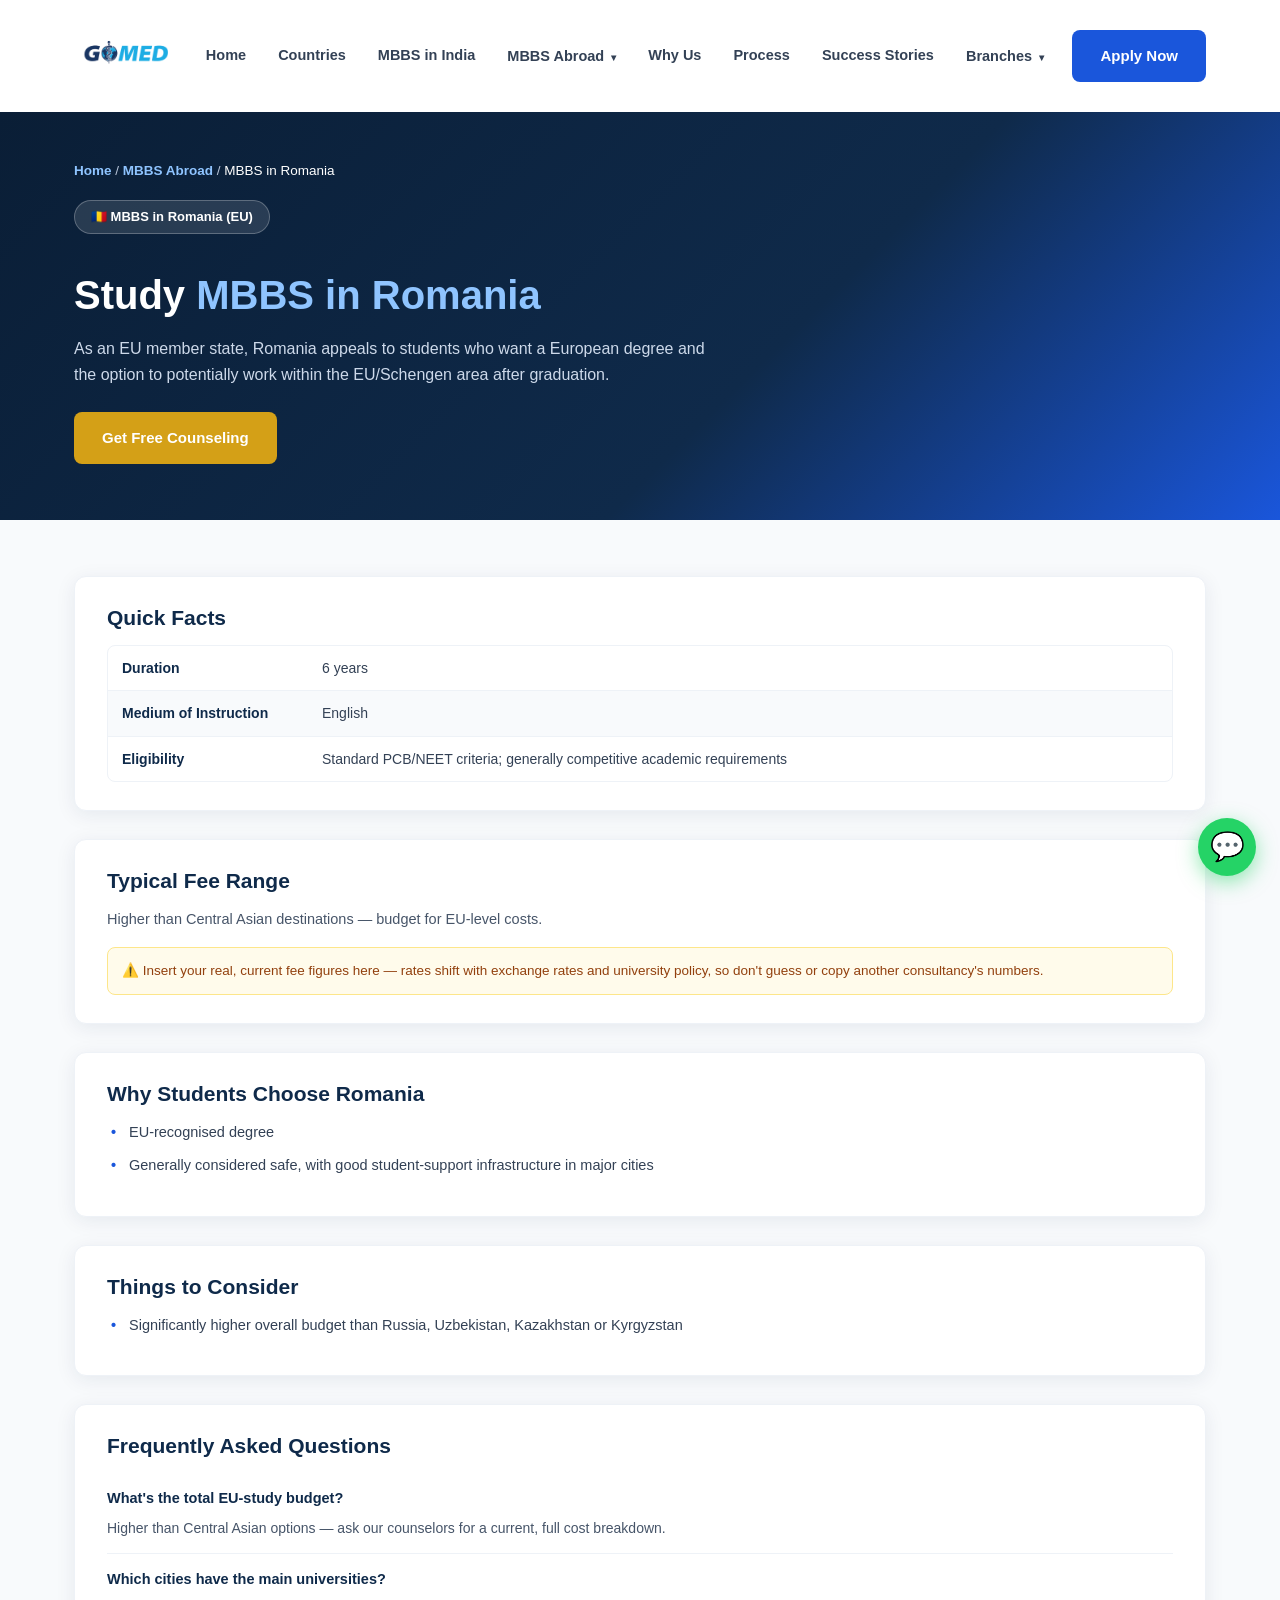
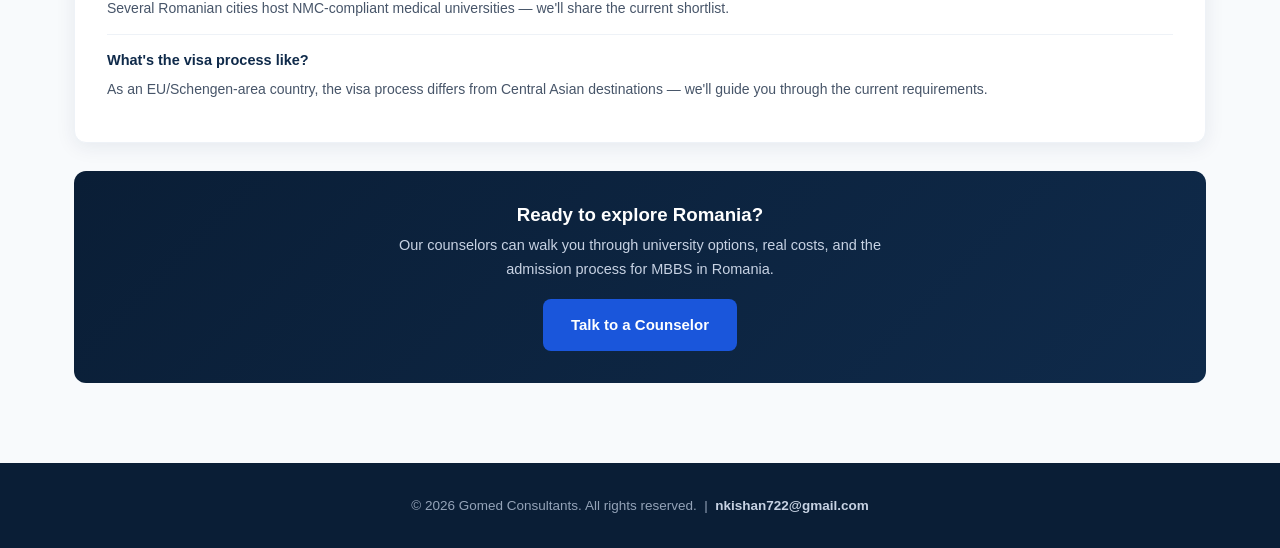
<file: mbbs-in-romania.html>
<!DOCTYPE html>
<html lang="en">
<head>
<meta charset="UTF-8">
<meta name="viewport" content="width=device-width, initial-scale=1.0">
<title>MBBS in Romania (EU) | Gomed Consultants</title>
<meta name="description" content="MBBS in Romania — duration, eligibility, medium of instruction, fees, and what to know about this EU medical degree option.">
<meta name="robots" content="index, follow">
<meta name="theme-color" content="#0f2a4a">
<link rel="canonical" href="https://www.gomedconsultancy.in/mbbs-in-romania.html">
<link rel="icon" type="image/svg+xml" href="assets/favicon.svg">
<link rel="apple-touch-icon" href="assets/favicon.svg">
<meta property="og:type" content="website">
<meta property="og:site_name" content="Gomed Consultants">
<meta property="og:title" content="MBBS in Romania (EU) | Gomed Consultants">
<meta property="og:description" content="Duration, eligibility, fees and what to know about MBBS in Romania.">
<meta property="og:url" content="https://www.gomedconsultancy.in/mbbs-in-romania.html">
<meta property="og:image" content="https://www.gomedconsultancy.in/assets/gomed.png">
<meta name="twitter:card" content="summary_large_image">
<meta name="twitter:title" content="MBBS in Romania (EU) | Gomed Consultants">
<meta name="twitter:description" content="Duration, eligibility, fees and what to know about MBBS in Romania.">
<meta name="twitter:image" content="https://www.gomedconsultancy.in/assets/gomed.png">
<link rel="stylesheet" href="style.css">
</head>
<body>

<header>
  <nav class="nav">
    <a href="index.html#home" class="logo"><img src="assets/gomed.png" alt="Gomed Consultants" class="logo-img"></a>
    <div class="nav-links" id="navLinks">
      <a href="index.html#home">Home</a>
      <a href="index.html#countries">Countries</a>
      <a href="mbbs-in-india.html">MBBS in India</a>
      <div class="nav-item">
        <a href="mbbs-abroad.html">MBBS Abroad <span class="caret">&#9662;</span></a>
        <div class="nav-dropdown">
          <a href="mbbs-in-russia.html">🇷🇺 MBBS in Russia</a>
          <a href="mbbs-in-georgia.html">🇬🇪 MBBS in Georgia</a>
          <a href="mbbs-in-kazakhstan.html">🇰🇿 MBBS in Kazakhstan</a>
          <a href="mbbs-in-uzbekistan.html">🇺🇿 MBBS in Uzbekistan</a>
          <a href="mbbs-in-kyrgyzstan.html">🇰🇬 MBBS in Kyrgyzstan</a>
          <a href="mbbs-in-bangladesh.html">🇧🇩 MBBS in Bangladesh</a>
          <a href="mbbs-in-nepal.html">🇳🇵 MBBS in Nepal</a>
          <a href="mbbs-in-mongolia.html">🇲🇳 MBBS in Mongolia</a>
          <a href="mbbs-in-timor-leste.html">🇹🇱 MBBS in Timor-Leste</a>
          <a href="mbbs-in-romania.html">🇷🇴 MBBS in Romania (EU)</a>
          <a href="mbbs-in-bulgaria.html">🇧🇬 MBBS in Bulgaria (EU)</a>
          <a href="mbbs-abroad.html" class="nav-dropdown-all">View All Countries →</a>
        </div>
      </div>
      <a href="index.html#why-us">Why Us</a>
      <a href="index.html#process">Process</a>
      <a href="index.html#testimonials">Success Stories</a>
      <div class="nav-item">
        <a href="branches.html">Branches <span class="caret">&#9662;</span></a>
        <div class="nav-dropdown">
          <a href="branches.html#mumbai">📍 Mumbai (HQ)</a>
          <a href="branches.html#kalyan">📍 Kalyan</a>
          <a href="branches.html#thane">📍 Thane</a>
          <a href="branches.html#lucknow">📍 Lucknow</a>
          <a href="branches.html#jaipur">📍 Jaipur</a>
          <a href="branches.html#raipur">📍 Raipur</a>
          <a href="branches.html" class="nav-dropdown-all">View All Branches →</a>
        </div>
      </div>
    </div>
    <div class="nav-cta">
      <a href="index.html#contact" class="btn btn-primary">Apply Now</a>
      <button class="menu-toggle" id="menuToggle">&#9776;</button>
    </div>
  </nav>
</header>

<section class="info-hero">
  <div class="container">
    <div class="breadcrumb"><a href="index.html#home">Home</a> / <a href="mbbs-abroad.html">MBBS Abroad</a> / <span>MBBS in Romania</span></div>
    <span class="hero-badge">🇷🇴 MBBS in Romania (EU)</span>
    <h1>Study <span>MBBS in Romania</span></h1>
    <p>As an EU member state, Romania appeals to students who want a European degree and the option to potentially work within the EU/Schengen area after graduation.</p>
    <a href="index.html#contact" class="btn btn-gold">Get Free Counseling</a>
  </div>
</section>

<section class="info-page">
  <div class="container">

    <div class="info-block">
      <h2 class="info-heading">Quick Facts</h2>
      <div class="table-wrap">
        <table class="info-table kv">
          <tbody>
            <tr><td>Duration</td><td>6 years</td></tr>
            <tr><td>Medium of Instruction</td><td>English</td></tr>
            <tr><td>Eligibility</td><td>Standard PCB/NEET criteria; generally competitive academic requirements</td></tr>
          </tbody>
        </table>
      </div>
    </div>

    <div class="info-block">
      <h2 class="info-heading">Typical Fee Range</h2>
      <p class="info-sub">Higher than Central Asian destinations — budget for EU-level costs.</p>
      <p class="info-note">⚠️ Insert your real, current fee figures here — rates shift with exchange rates and university policy, so don't guess or copy another consultancy's numbers.</p>
    </div>

    <div class="info-block">
      <h2 class="info-heading">Why Students Choose Romania</h2>
      <ul class="info-list">
        <li>EU-recognised degree</li>
        <li>Generally considered safe, with good student-support infrastructure in major cities</li>
      </ul>
    </div>

    <div class="info-block">
      <h2 class="info-heading">Things to Consider</h2>
      <ul class="info-list">
        <li>Significantly higher overall budget than Russia, Uzbekistan, Kazakhstan or Kyrgyzstan</li>
      </ul>
    </div>

    <div class="info-block">
      <h2 class="info-heading">Frequently Asked Questions</h2>
      <div class="faq-item"><div class="faq-q">What's the total EU-study budget?</div><div class="faq-a">Higher than Central Asian options — ask our counselors for a current, full cost breakdown.</div></div>
      <div class="faq-item"><div class="faq-q">Which cities have the main universities?</div><div class="faq-a">Several Romanian cities host NMC-compliant medical universities — we'll share the current shortlist.</div></div>
      <div class="faq-item"><div class="faq-q">What's the visa process like?</div><div class="faq-a">As an EU/Schengen-area country, the visa process differs from Central Asian destinations — we'll guide you through the current requirements.</div></div>
    </div>

    <div class="info-cta">
      <h3>Ready to explore Romania?</h3>
      <p>Our counselors can walk you through university options, real costs, and the admission process for MBBS in Romania.</p>
      <a href="index.html#contact" class="btn btn-primary">Talk to a Counselor</a>
    </div>

  </div>
</section>

<footer>
  <div class="container">
    &copy; 2026 Gomed Consultants. All rights reserved. &nbsp;|&nbsp; <a href="mailto:nkishan722@gmail.com">nkishan722@gmail.com</a>
  </div>
</footer>

<a class="wa-float" href="https://wa.me/919892012079" target="_blank" rel="noopener" aria-label="Chat on WhatsApp">💬</a>

<script src="script.js"></script>

</body>
</html>
</file>
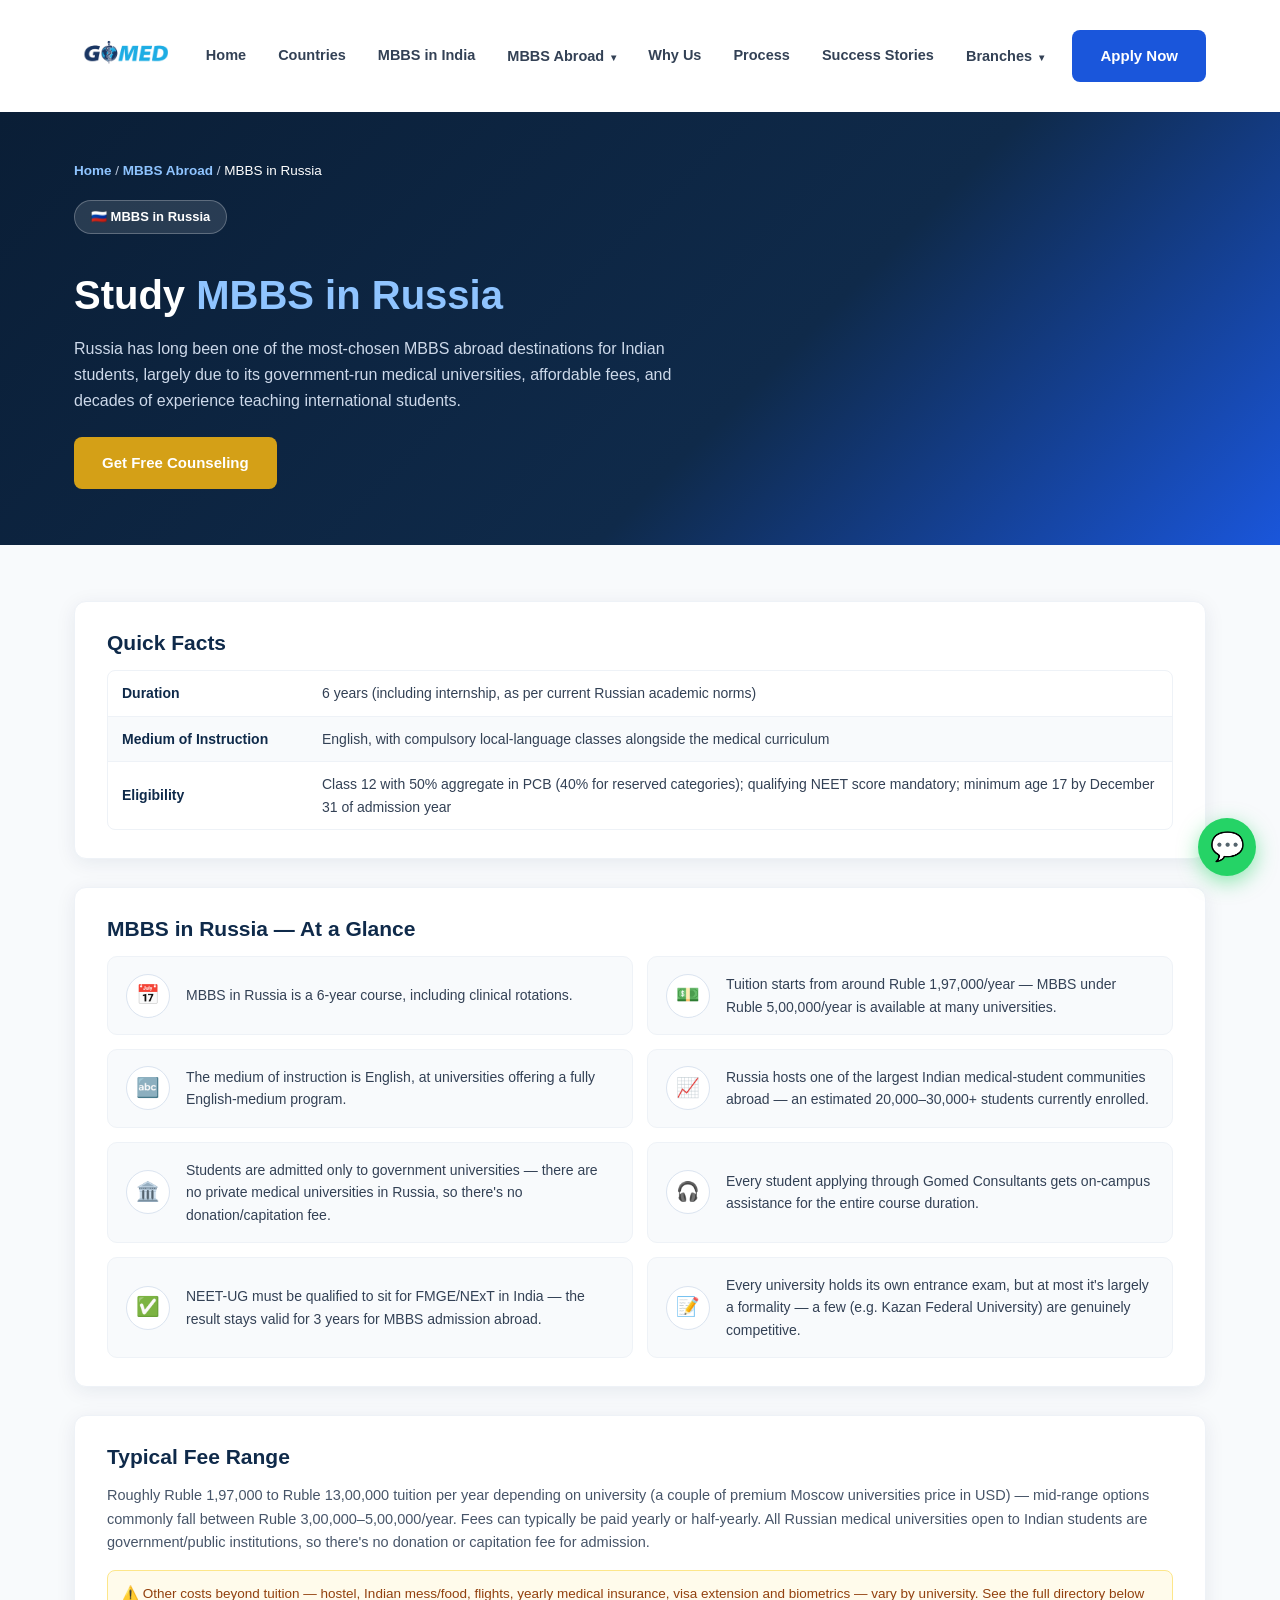
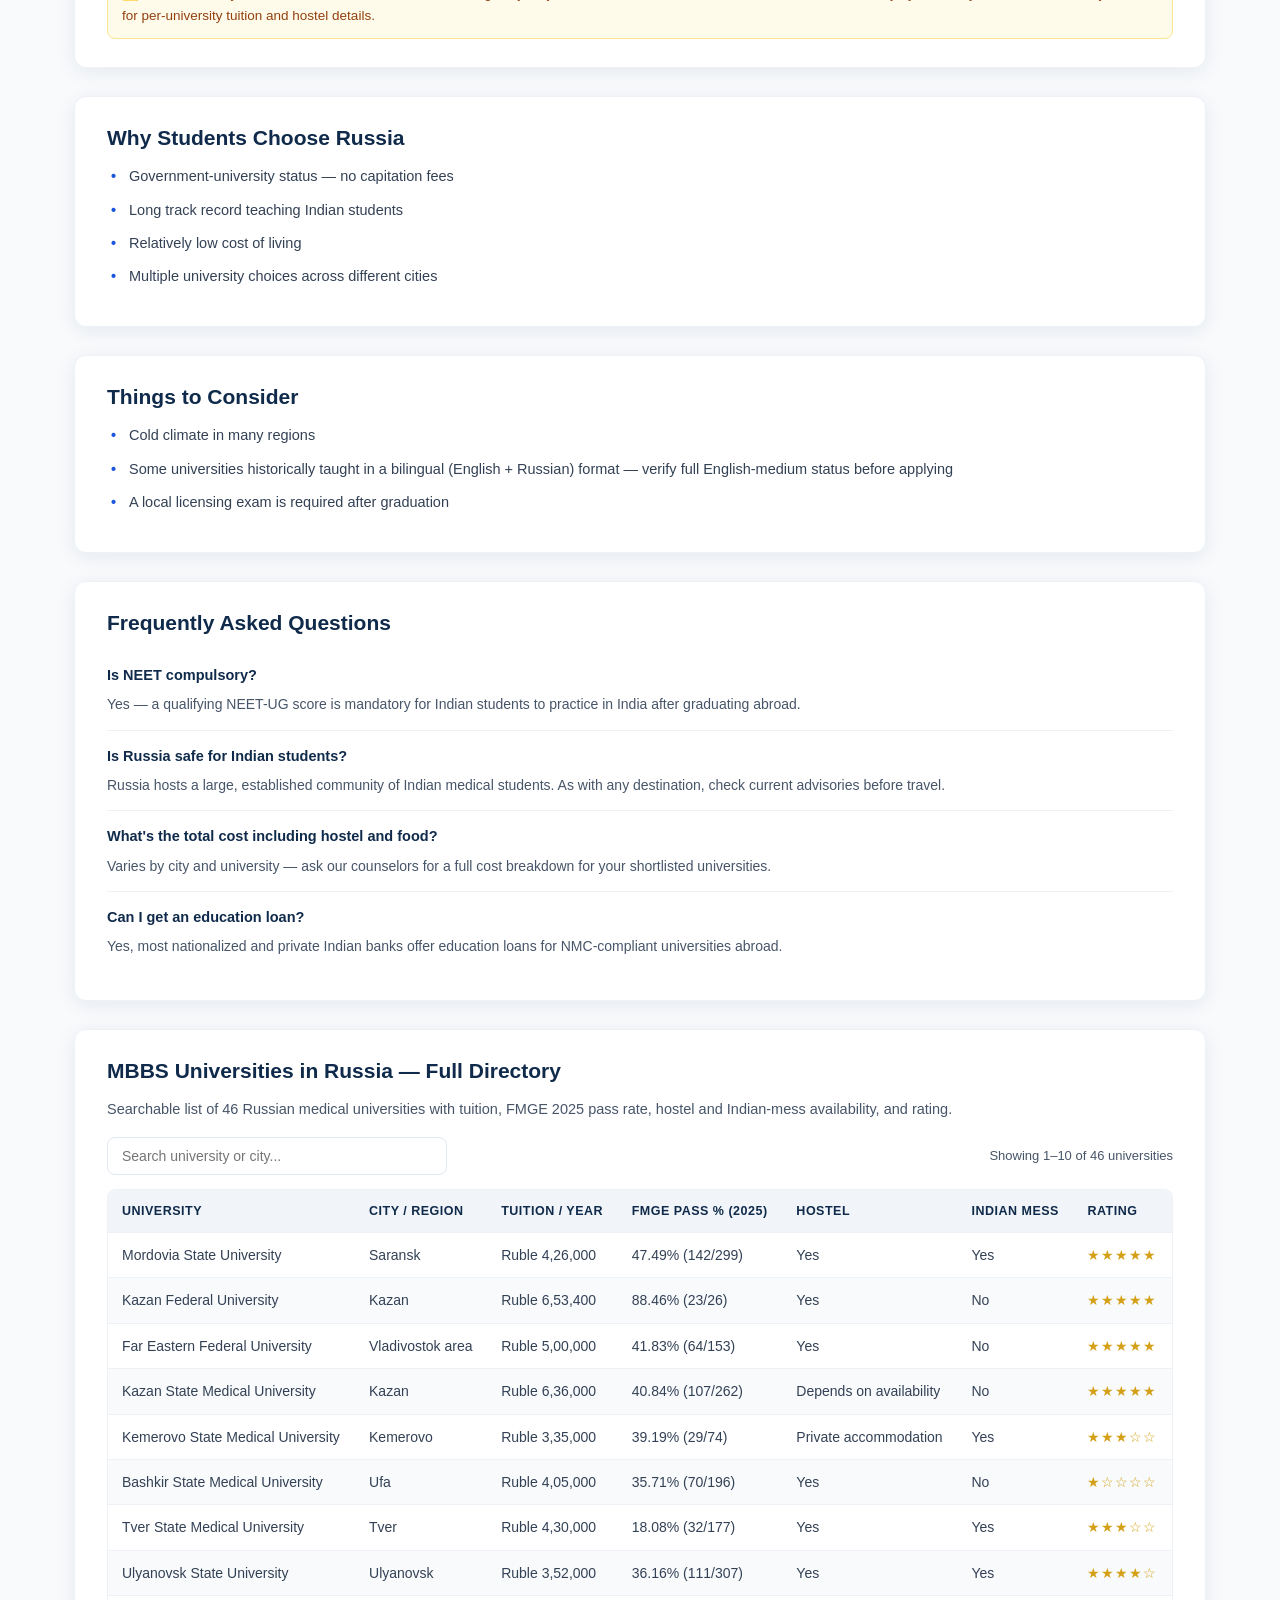
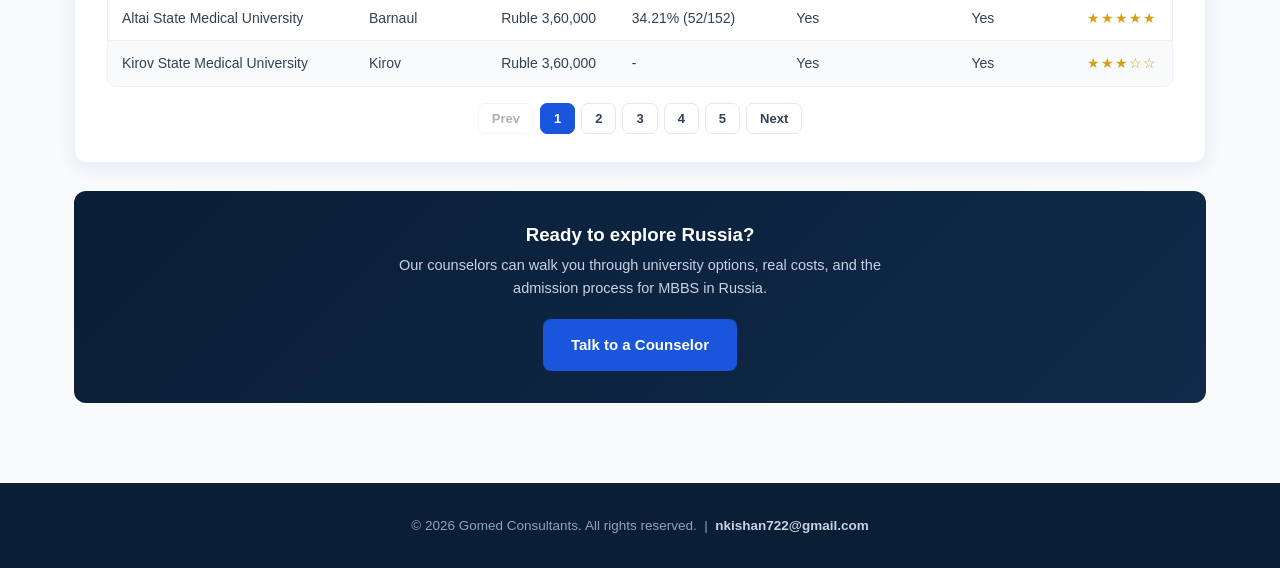
<file: mbbs-in-russia.html>
<!DOCTYPE html>
<html lang="en">
<head>
<meta charset="UTF-8">
<meta name="viewport" content="width=device-width, initial-scale=1.0">
<title>MBBS in Russia | Gomed Consultants</title>
<meta name="description" content="MBBS in Russia — duration, eligibility, medium of instruction, fees, and what to know before choosing a Russian medical university.">
<meta name="robots" content="index, follow">
<meta name="theme-color" content="#0f2a4a">
<link rel="canonical" href="https://www.gomedconsultancy.in/mbbs-in-russia.html">
<link rel="icon" type="image/svg+xml" href="assets/favicon.svg">
<link rel="apple-touch-icon" href="assets/favicon.svg">
<meta property="og:type" content="website">
<meta property="og:site_name" content="Gomed Consultants">
<meta property="og:title" content="MBBS in Russia | Gomed Consultants">
<meta property="og:description" content="Duration, eligibility, fees and what to know about MBBS in Russia.">
<meta property="og:url" content="https://www.gomedconsultancy.in/mbbs-in-russia.html">
<meta property="og:image" content="https://www.gomedconsultancy.in/assets/gomed.png">
<meta name="twitter:card" content="summary_large_image">
<meta name="twitter:title" content="MBBS in Russia | Gomed Consultants">
<meta name="twitter:description" content="Duration, eligibility, fees and what to know about MBBS in Russia.">
<meta name="twitter:image" content="https://www.gomedconsultancy.in/assets/gomed.png">
<link rel="stylesheet" href="style.css">
</head>
<body>

<header>
  <nav class="nav">
    <a href="index.html#home" class="logo"><img src="assets/gomed.png" alt="Gomed Consultants" class="logo-img"></a>
    <div class="nav-links" id="navLinks">
      <a href="index.html#home">Home</a>
      <a href="index.html#countries">Countries</a>
      <a href="mbbs-in-india.html">MBBS in India</a>
      <div class="nav-item">
        <a href="mbbs-abroad.html">MBBS Abroad <span class="caret">&#9662;</span></a>
        <div class="nav-dropdown">
          <a href="mbbs-in-russia.html">🇷🇺 MBBS in Russia</a>
          <a href="mbbs-in-georgia.html">🇬🇪 MBBS in Georgia</a>
          <a href="mbbs-in-kazakhstan.html">🇰🇿 MBBS in Kazakhstan</a>
          <a href="mbbs-in-uzbekistan.html">🇺🇿 MBBS in Uzbekistan</a>
          <a href="mbbs-in-kyrgyzstan.html">🇰🇬 MBBS in Kyrgyzstan</a>
          <a href="mbbs-in-bangladesh.html">🇧🇩 MBBS in Bangladesh</a>
          <a href="mbbs-in-nepal.html">🇳🇵 MBBS in Nepal</a>
          <a href="mbbs-in-mongolia.html">🇲🇳 MBBS in Mongolia</a>
          <a href="mbbs-in-timor-leste.html">🇹🇱 MBBS in Timor-Leste</a>
          <a href="mbbs-in-romania.html">🇷🇴 MBBS in Romania (EU)</a>
          <a href="mbbs-in-bulgaria.html">🇧🇬 MBBS in Bulgaria (EU)</a>
          <a href="mbbs-abroad.html" class="nav-dropdown-all">View All Countries →</a>
        </div>
      </div>
      <a href="index.html#why-us">Why Us</a>
      <a href="index.html#process">Process</a>
      <a href="index.html#testimonials">Success Stories</a>
      <div class="nav-item">
        <a href="branches.html">Branches <span class="caret">&#9662;</span></a>
        <div class="nav-dropdown">
          <a href="branches.html#mumbai">📍 Mumbai (HQ)</a>
          <a href="branches.html#kalyan">📍 Kalyan</a>
          <a href="branches.html#thane">📍 Thane</a>
          <a href="branches.html#lucknow">📍 Lucknow</a>
          <a href="branches.html#jaipur">📍 Jaipur</a>
          <a href="branches.html#raipur">📍 Raipur</a>
          <a href="branches.html" class="nav-dropdown-all">View All Branches →</a>
        </div>
      </div>
    </div>
    <div class="nav-cta">
      <a href="index.html#contact" class="btn btn-primary">Apply Now</a>
      <button class="menu-toggle" id="menuToggle">&#9776;</button>
    </div>
  </nav>
</header>

<section class="info-hero">
  <div class="container">
    <div class="breadcrumb"><a href="index.html#home">Home</a> / <a href="mbbs-abroad.html">MBBS Abroad</a> / <span>MBBS in Russia</span></div>
    <span class="hero-badge">🇷🇺 MBBS in Russia</span>
    <h1>Study <span>MBBS in Russia</span></h1>
    <p>Russia has long been one of the most-chosen MBBS abroad destinations for Indian students, largely due to its government-run medical universities, affordable fees, and decades of experience teaching international students.</p>
    <a href="index.html#contact" class="btn btn-gold">Get Free Counseling</a>
  </div>
</section>

<section class="info-page">
  <div class="container">

    <div class="info-block">
      <h2 class="info-heading">Quick Facts</h2>
      <div class="table-wrap">
        <table class="info-table kv">
          <tbody>
            <tr><td>Duration</td><td>6 years (including internship, as per current Russian academic norms)</td></tr>
            <tr><td>Medium of Instruction</td><td>English, with compulsory local-language classes alongside the medical curriculum</td></tr>
            <tr><td>Eligibility</td><td>Class 12 with 50% aggregate in PCB (40% for reserved categories); qualifying NEET score mandatory; minimum age 17 by December 31 of admission year</td></tr>
          </tbody>
        </table>
      </div>
    </div>

    <div class="info-block">
      <h2 class="info-heading">MBBS in Russia — At a Glance</h2>
      <div class="fact-grid">
        <div class="fact-card"><div class="fact-icon">📅</div><p>MBBS in Russia is a 6-year course, including clinical rotations.</p></div>
        <div class="fact-card"><div class="fact-icon">💵</div><p>Tuition starts from around Ruble 1,97,000/year — MBBS under Ruble 5,00,000/year is available at many universities.</p></div>
        <div class="fact-card"><div class="fact-icon">🔤</div><p>The medium of instruction is English, at universities offering a fully English-medium program.</p></div>
        <div class="fact-card"><div class="fact-icon">📈</div><p>Russia hosts one of the largest Indian medical-student communities abroad — an estimated 20,000–30,000+ students currently enrolled.</p></div>
        <div class="fact-card"><div class="fact-icon">🏛️</div><p>Students are admitted only to government universities — there are no private medical universities in Russia, so there's no donation/capitation fee.</p></div>
        <div class="fact-card"><div class="fact-icon">🎧</div><p>Every student applying through Gomed Consultants gets on-campus assistance for the entire course duration.</p></div>
        <div class="fact-card"><div class="fact-icon">✅</div><p>NEET-UG must be qualified to sit for FMGE/NExT in India — the result stays valid for 3 years for MBBS admission abroad.</p></div>
        <div class="fact-card"><div class="fact-icon">📝</div><p>Every university holds its own entrance exam, but at most it's largely a formality — a few (e.g. Kazan Federal University) are genuinely competitive.</p></div>
      </div>
    </div>

    <div class="info-block">
      <h2 class="info-heading">Typical Fee Range</h2>
      <p class="info-sub">Roughly Ruble 1,97,000 to Ruble 13,00,000 tuition per year depending on university (a couple of premium Moscow universities price in USD) — mid-range options commonly fall between Ruble 3,00,000–5,00,000/year. Fees can typically be paid yearly or half-yearly. All Russian medical universities open to Indian students are government/public institutions, so there's no donation or capitation fee for admission.</p>
      <p class="info-note">⚠️ Other costs beyond tuition — hostel, Indian mess/food, flights, yearly medical insurance, visa extension and biometrics — vary by university. See the full directory below for per-university tuition and hostel details.</p>
    </div>

    <div class="info-block">
      <h2 class="info-heading">Why Students Choose Russia</h2>
      <ul class="info-list">
        <li>Government-university status — no capitation fees</li>
        <li>Long track record teaching Indian students</li>
        <li>Relatively low cost of living</li>
        <li>Multiple university choices across different cities</li>
      </ul>
    </div>

    <div class="info-block">
      <h2 class="info-heading">Things to Consider</h2>
      <ul class="info-list">
        <li>Cold climate in many regions</li>
        <li>Some universities historically taught in a bilingual (English + Russian) format — verify full English-medium status before applying</li>
        <li>A local licensing exam is required after graduation</li>
      </ul>
    </div>

    <div class="info-block">
      <h2 class="info-heading">Frequently Asked Questions</h2>
      <div class="faq-item"><div class="faq-q">Is NEET compulsory?</div><div class="faq-a">Yes — a qualifying NEET-UG score is mandatory for Indian students to practice in India after graduating abroad.</div></div>
      <div class="faq-item"><div class="faq-q">Is Russia safe for Indian students?</div><div class="faq-a">Russia hosts a large, established community of Indian medical students. As with any destination, check current advisories before travel.</div></div>
      <div class="faq-item"><div class="faq-q">What's the total cost including hostel and food?</div><div class="faq-a">Varies by city and university — ask our counselors for a full cost breakdown for your shortlisted universities.</div></div>
      <div class="faq-item"><div class="faq-q">Can I get an education loan?</div><div class="faq-a">Yes, most nationalized and private Indian banks offer education loans for NMC-compliant universities abroad.</div></div>
    </div>

    <div class="info-block" id="university-directory">
      <h2 class="info-heading">MBBS Universities in Russia — Full Directory</h2>
      <p class="info-sub">Searchable list of 46 Russian medical universities with tuition, FMGE 2025 pass rate, hostel and Indian-mess availability, and rating.</p>
    </div>

    <div class="info-cta">
      <h3>Ready to explore Russia?</h3>
      <p>Our counselors can walk you through university options, real costs, and the admission process for MBBS in Russia.</p>
      <a href="index.html#contact" class="btn btn-primary">Talk to a Counselor</a>
    </div>

  </div>
</section>

<footer>
  <div class="container">
    &copy; 2026 Gomed Consultants. All rights reserved. &nbsp;|&nbsp; <a href="mailto:nkishan722@gmail.com">nkishan722@gmail.com</a>
  </div>
</footer>

<a class="wa-float" href="https://wa.me/919892012079" target="_blank" rel="noopener" aria-label="Chat on WhatsApp">💬</a>

<script src="script.js"></script>
<script src="mbbs-russia-table.js" defer></script>

</body>
</html>
</file>
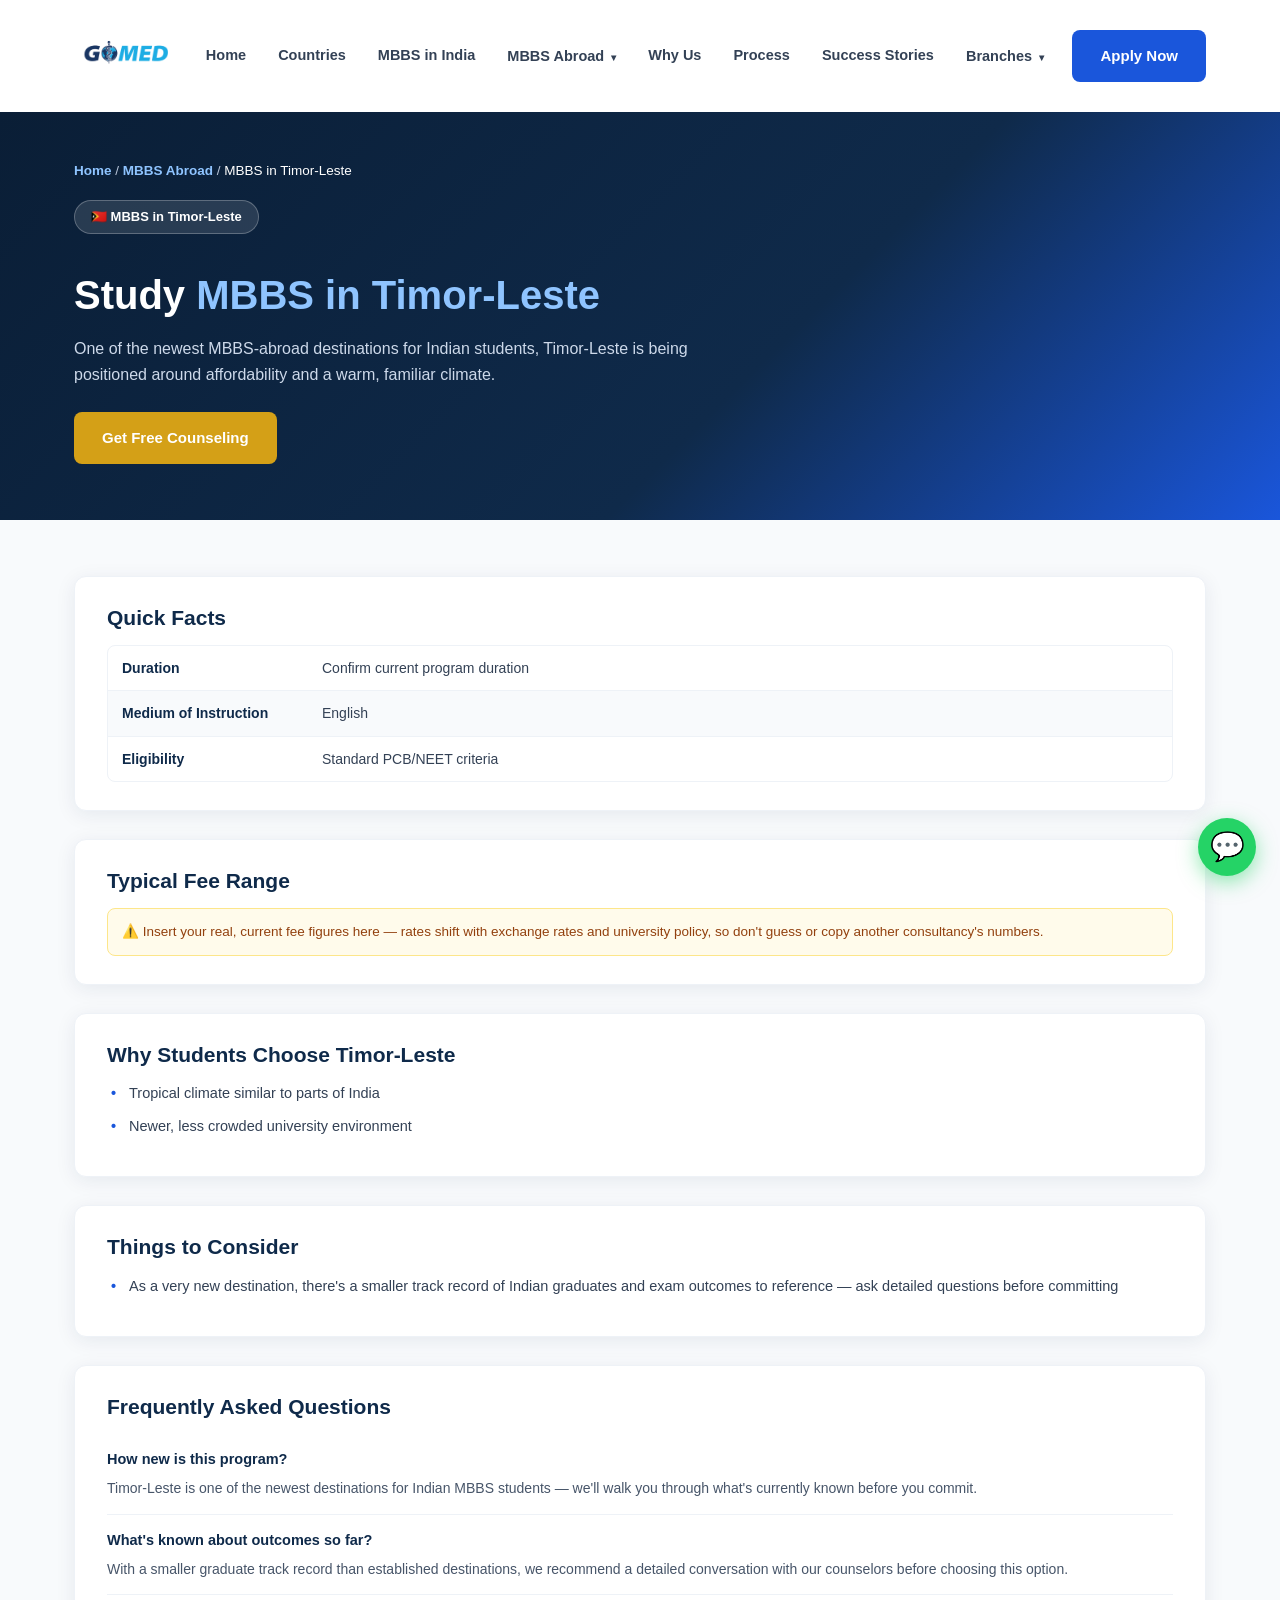
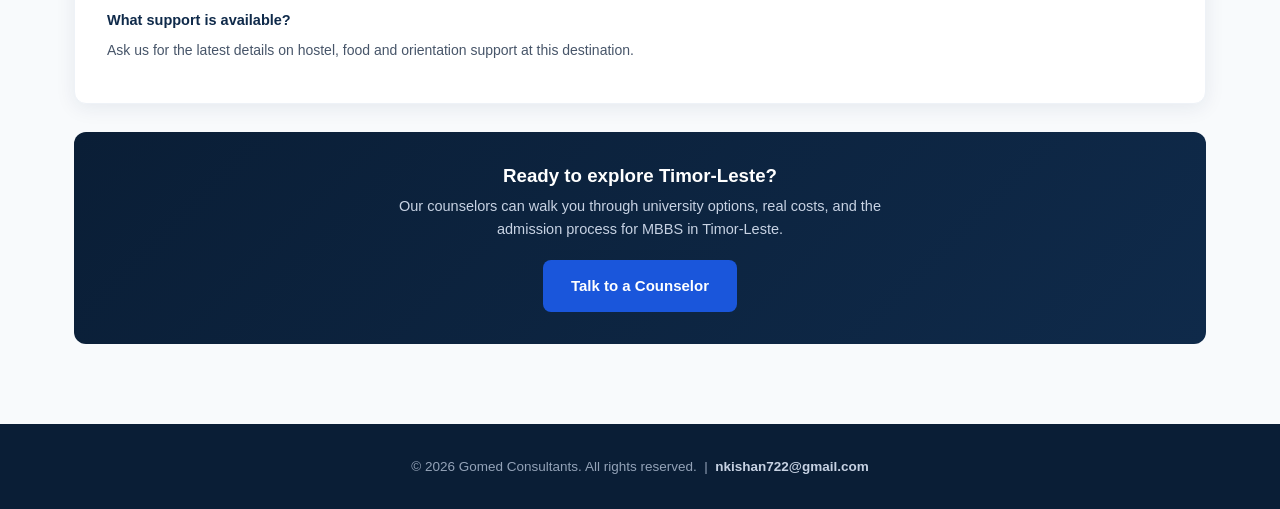
<file: mbbs-in-timor-leste.html>
<!DOCTYPE html>
<html lang="en">
<head>
<meta charset="UTF-8">
<meta name="viewport" content="width=device-width, initial-scale=1.0">
<title>MBBS in Timor-Leste | Gomed Consultants</title>
<meta name="description" content="MBBS in Timor-Leste — duration, eligibility, medium of instruction, fees, and what to know before choosing this newer destination.">
<meta name="robots" content="index, follow">
<meta name="theme-color" content="#0f2a4a">
<link rel="canonical" href="https://www.gomedconsultancy.in/mbbs-in-timor-leste.html">
<link rel="icon" type="image/svg+xml" href="assets/favicon.svg">
<link rel="apple-touch-icon" href="assets/favicon.svg">
<meta property="og:type" content="website">
<meta property="og:site_name" content="Gomed Consultants">
<meta property="og:title" content="MBBS in Timor-Leste | Gomed Consultants">
<meta property="og:description" content="Duration, eligibility, fees and what to know about MBBS in Timor-Leste.">
<meta property="og:url" content="https://www.gomedconsultancy.in/mbbs-in-timor-leste.html">
<meta property="og:image" content="https://www.gomedconsultancy.in/assets/gomed.png">
<meta name="twitter:card" content="summary_large_image">
<meta name="twitter:title" content="MBBS in Timor-Leste | Gomed Consultants">
<meta name="twitter:description" content="Duration, eligibility, fees and what to know about MBBS in Timor-Leste.">
<meta name="twitter:image" content="https://www.gomedconsultancy.in/assets/gomed.png">
<link rel="stylesheet" href="style.css">
</head>
<body>

<header>
  <nav class="nav">
    <a href="index.html#home" class="logo"><img src="assets/gomed.png" alt="Gomed Consultants" class="logo-img"></a>
    <div class="nav-links" id="navLinks">
      <a href="index.html#home">Home</a>
      <a href="index.html#countries">Countries</a>
      <a href="mbbs-in-india.html">MBBS in India</a>
      <div class="nav-item">
        <a href="mbbs-abroad.html">MBBS Abroad <span class="caret">&#9662;</span></a>
        <div class="nav-dropdown">
          <a href="mbbs-in-russia.html">🇷🇺 MBBS in Russia</a>
          <a href="mbbs-in-georgia.html">🇬🇪 MBBS in Georgia</a>
          <a href="mbbs-in-kazakhstan.html">🇰🇿 MBBS in Kazakhstan</a>
          <a href="mbbs-in-uzbekistan.html">🇺🇿 MBBS in Uzbekistan</a>
          <a href="mbbs-in-kyrgyzstan.html">🇰🇬 MBBS in Kyrgyzstan</a>
          <a href="mbbs-in-bangladesh.html">🇧🇩 MBBS in Bangladesh</a>
          <a href="mbbs-in-nepal.html">🇳🇵 MBBS in Nepal</a>
          <a href="mbbs-in-mongolia.html">🇲🇳 MBBS in Mongolia</a>
          <a href="mbbs-in-timor-leste.html">🇹🇱 MBBS in Timor-Leste</a>
          <a href="mbbs-in-romania.html">🇷🇴 MBBS in Romania (EU)</a>
          <a href="mbbs-in-bulgaria.html">🇧🇬 MBBS in Bulgaria (EU)</a>
          <a href="mbbs-abroad.html" class="nav-dropdown-all">View All Countries →</a>
        </div>
      </div>
      <a href="index.html#why-us">Why Us</a>
      <a href="index.html#process">Process</a>
      <a href="index.html#testimonials">Success Stories</a>
      <div class="nav-item">
        <a href="branches.html">Branches <span class="caret">&#9662;</span></a>
        <div class="nav-dropdown">
          <a href="branches.html#mumbai">📍 Mumbai (HQ)</a>
          <a href="branches.html#kalyan">📍 Kalyan</a>
          <a href="branches.html#thane">📍 Thane</a>
          <a href="branches.html#lucknow">📍 Lucknow</a>
          <a href="branches.html#jaipur">📍 Jaipur</a>
          <a href="branches.html#raipur">📍 Raipur</a>
          <a href="branches.html" class="nav-dropdown-all">View All Branches →</a>
        </div>
      </div>
    </div>
    <div class="nav-cta">
      <a href="index.html#contact" class="btn btn-primary">Apply Now</a>
      <button class="menu-toggle" id="menuToggle">&#9776;</button>
    </div>
  </nav>
</header>

<section class="info-hero">
  <div class="container">
    <div class="breadcrumb"><a href="index.html#home">Home</a> / <a href="mbbs-abroad.html">MBBS Abroad</a> / <span>MBBS in Timor-Leste</span></div>
    <span class="hero-badge">🇹🇱 MBBS in Timor-Leste</span>
    <h1>Study <span>MBBS in Timor-Leste</span></h1>
    <p>One of the newest MBBS-abroad destinations for Indian students, Timor-Leste is being positioned around affordability and a warm, familiar climate.</p>
    <a href="index.html#contact" class="btn btn-gold">Get Free Counseling</a>
  </div>
</section>

<section class="info-page">
  <div class="container">

    <div class="info-block">
      <h2 class="info-heading">Quick Facts</h2>
      <div class="table-wrap">
        <table class="info-table kv">
          <tbody>
            <tr><td>Duration</td><td>Confirm current program duration</td></tr>
            <tr><td>Medium of Instruction</td><td>English</td></tr>
            <tr><td>Eligibility</td><td>Standard PCB/NEET criteria</td></tr>
          </tbody>
        </table>
      </div>
    </div>

    <div class="info-block">
      <h2 class="info-heading">Typical Fee Range</h2>
      <p class="info-note">⚠️ Insert your real, current fee figures here — rates shift with exchange rates and university policy, so don't guess or copy another consultancy's numbers.</p>
    </div>

    <div class="info-block">
      <h2 class="info-heading">Why Students Choose Timor-Leste</h2>
      <ul class="info-list">
        <li>Tropical climate similar to parts of India</li>
        <li>Newer, less crowded university environment</li>
      </ul>
    </div>

    <div class="info-block">
      <h2 class="info-heading">Things to Consider</h2>
      <ul class="info-list">
        <li>As a very new destination, there's a smaller track record of Indian graduates and exam outcomes to reference — ask detailed questions before committing</li>
      </ul>
    </div>

    <div class="info-block">
      <h2 class="info-heading">Frequently Asked Questions</h2>
      <div class="faq-item"><div class="faq-q">How new is this program?</div><div class="faq-a">Timor-Leste is one of the newest destinations for Indian MBBS students — we'll walk you through what's currently known before you commit.</div></div>
      <div class="faq-item"><div class="faq-q">What's known about outcomes so far?</div><div class="faq-a">With a smaller graduate track record than established destinations, we recommend a detailed conversation with our counselors before choosing this option.</div></div>
      <div class="faq-item"><div class="faq-q">What support is available?</div><div class="faq-a">Ask us for the latest details on hostel, food and orientation support at this destination.</div></div>
    </div>

    <div class="info-cta">
      <h3>Ready to explore Timor-Leste?</h3>
      <p>Our counselors can walk you through university options, real costs, and the admission process for MBBS in Timor-Leste.</p>
      <a href="index.html#contact" class="btn btn-primary">Talk to a Counselor</a>
    </div>

  </div>
</section>

<footer>
  <div class="container">
    &copy; 2026 Gomed Consultants. All rights reserved. &nbsp;|&nbsp; <a href="mailto:nkishan722@gmail.com">nkishan722@gmail.com</a>
  </div>
</footer>

<a class="wa-float" href="https://wa.me/919892012079" target="_blank" rel="noopener" aria-label="Chat on WhatsApp">💬</a>

<script src="script.js"></script>

</body>
</html>
</file>
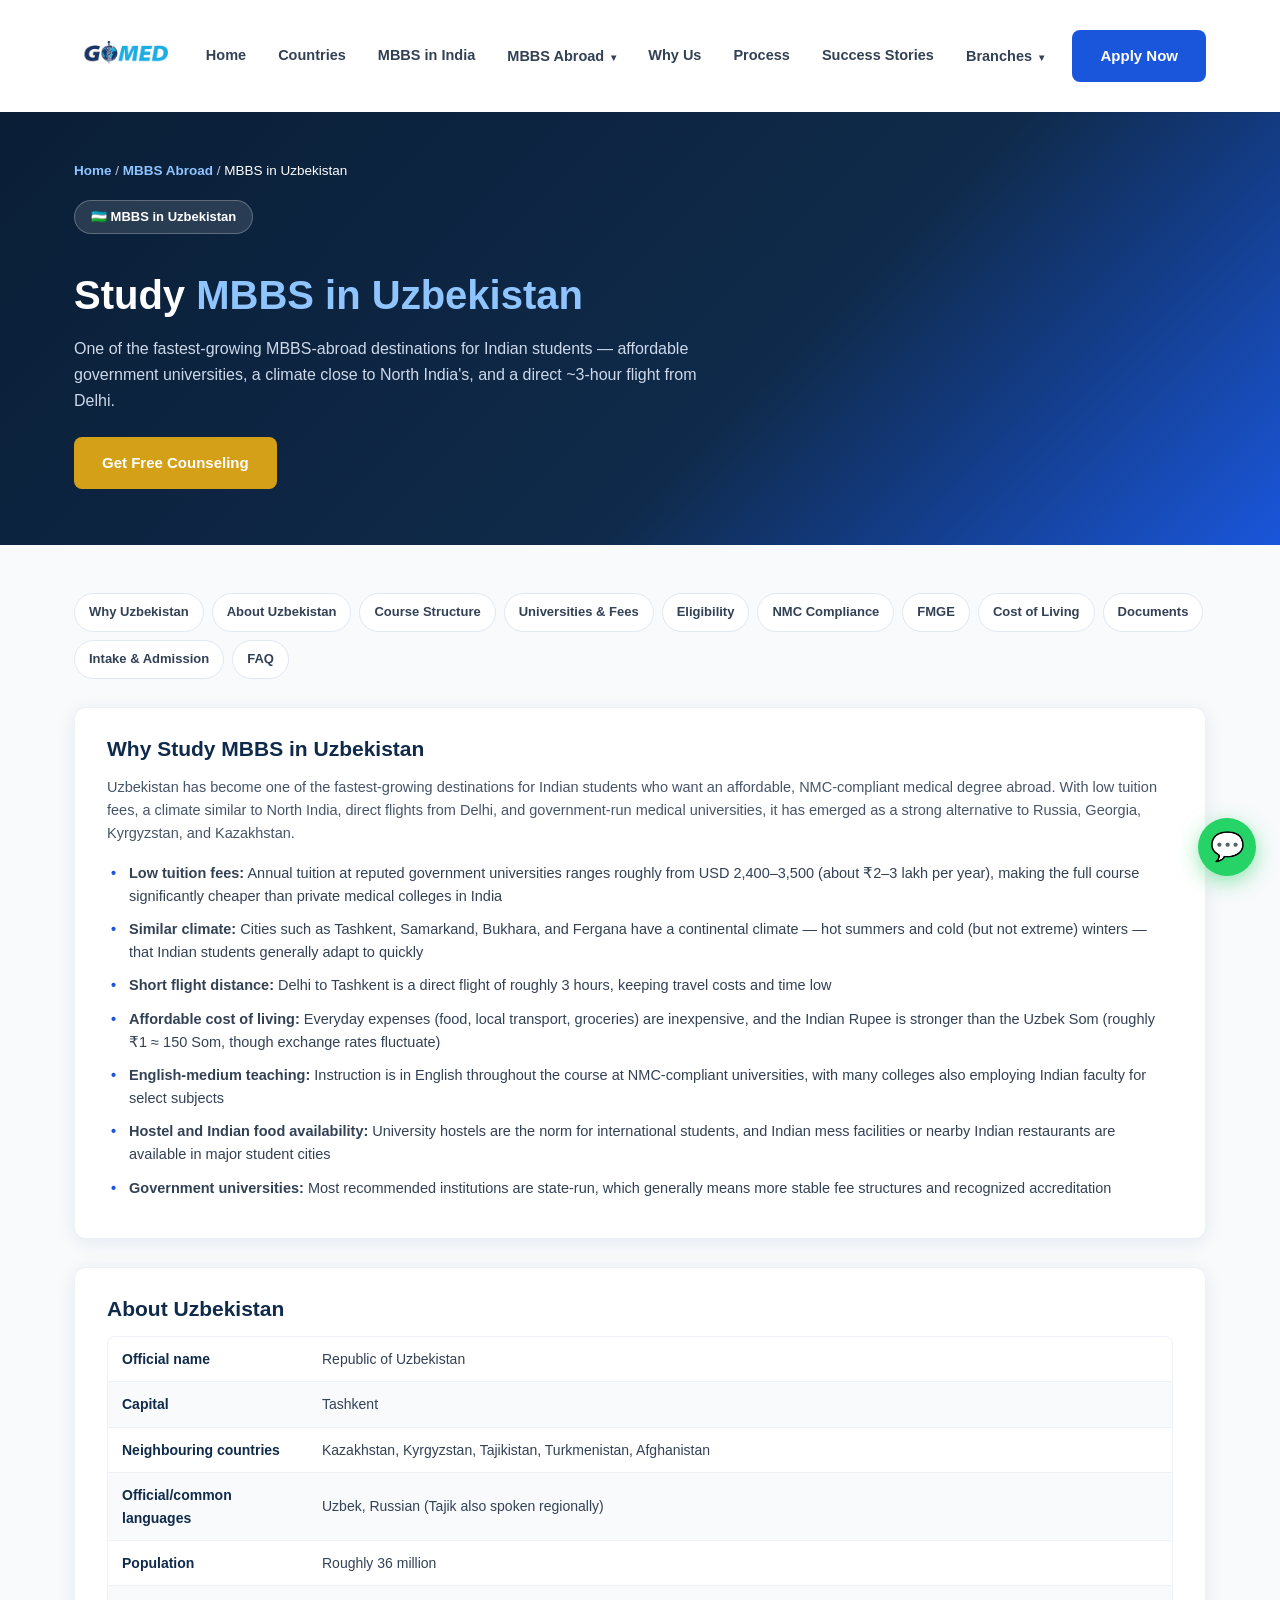
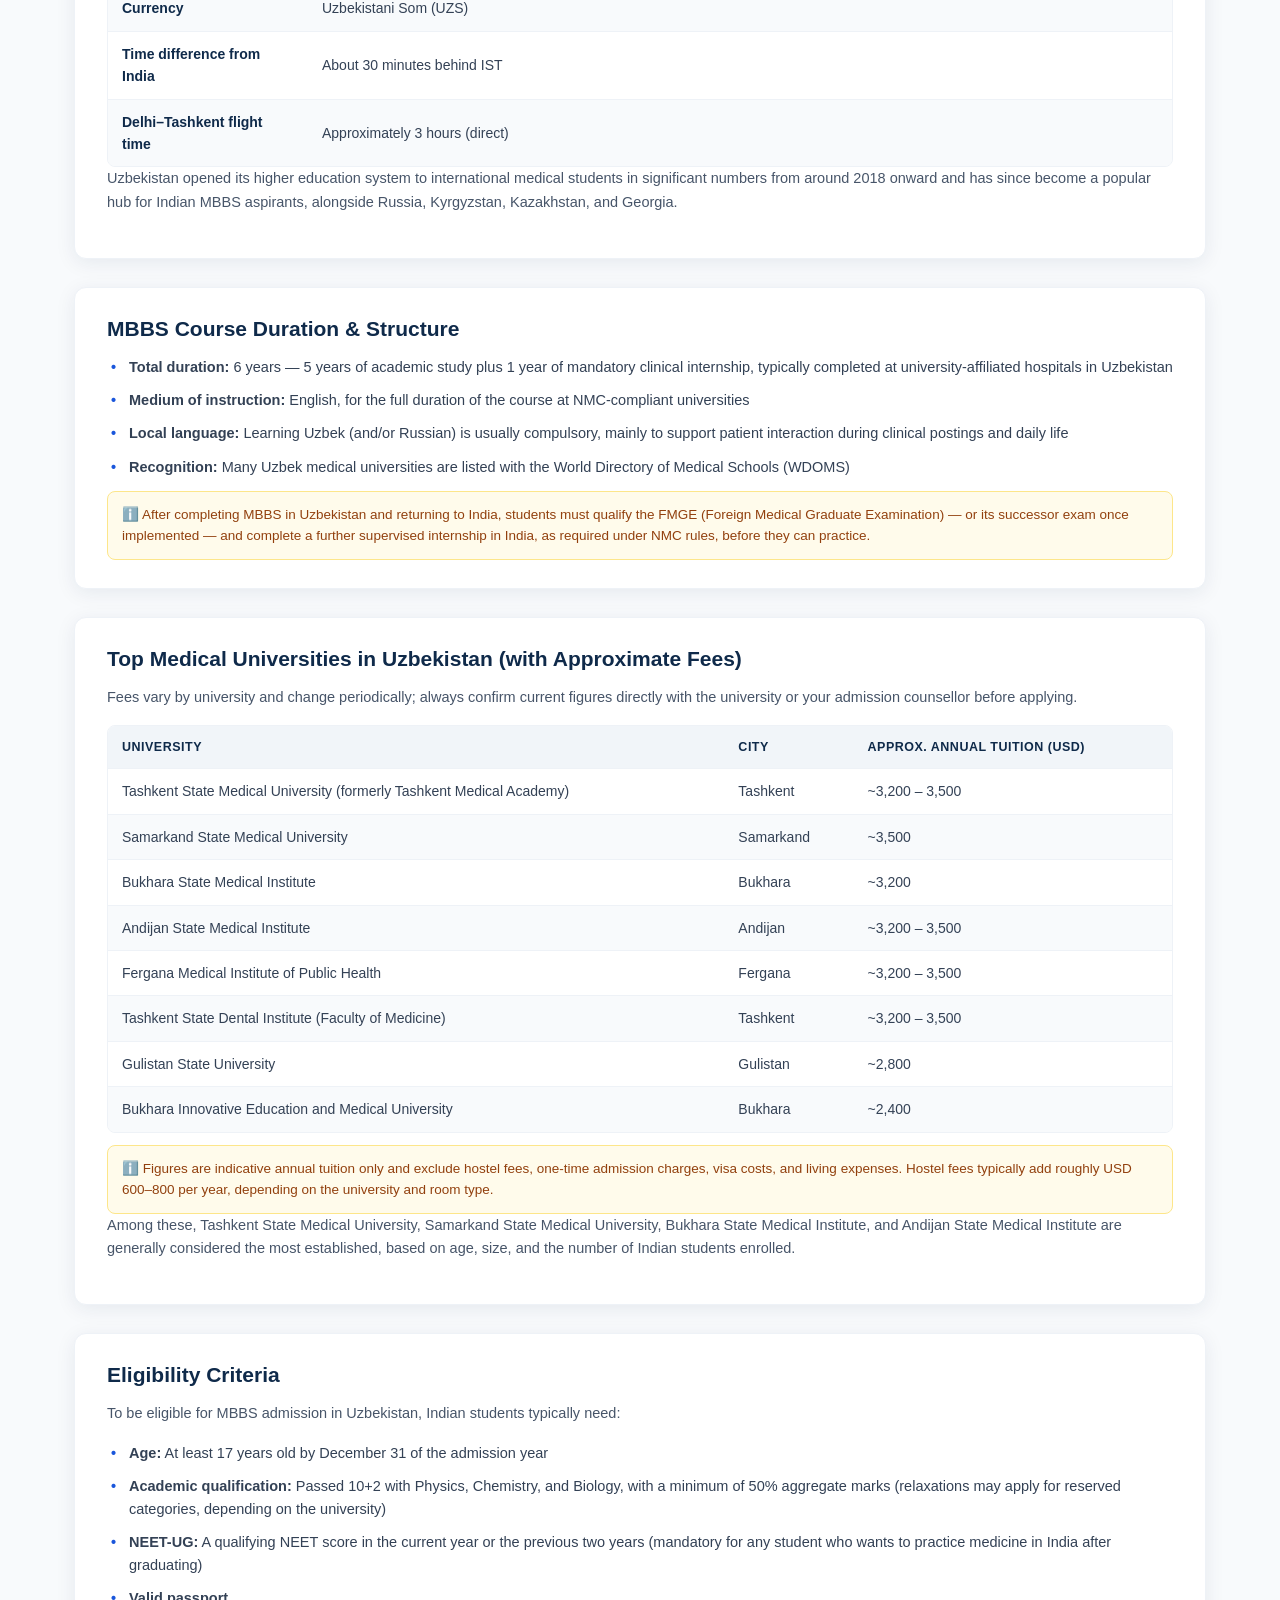
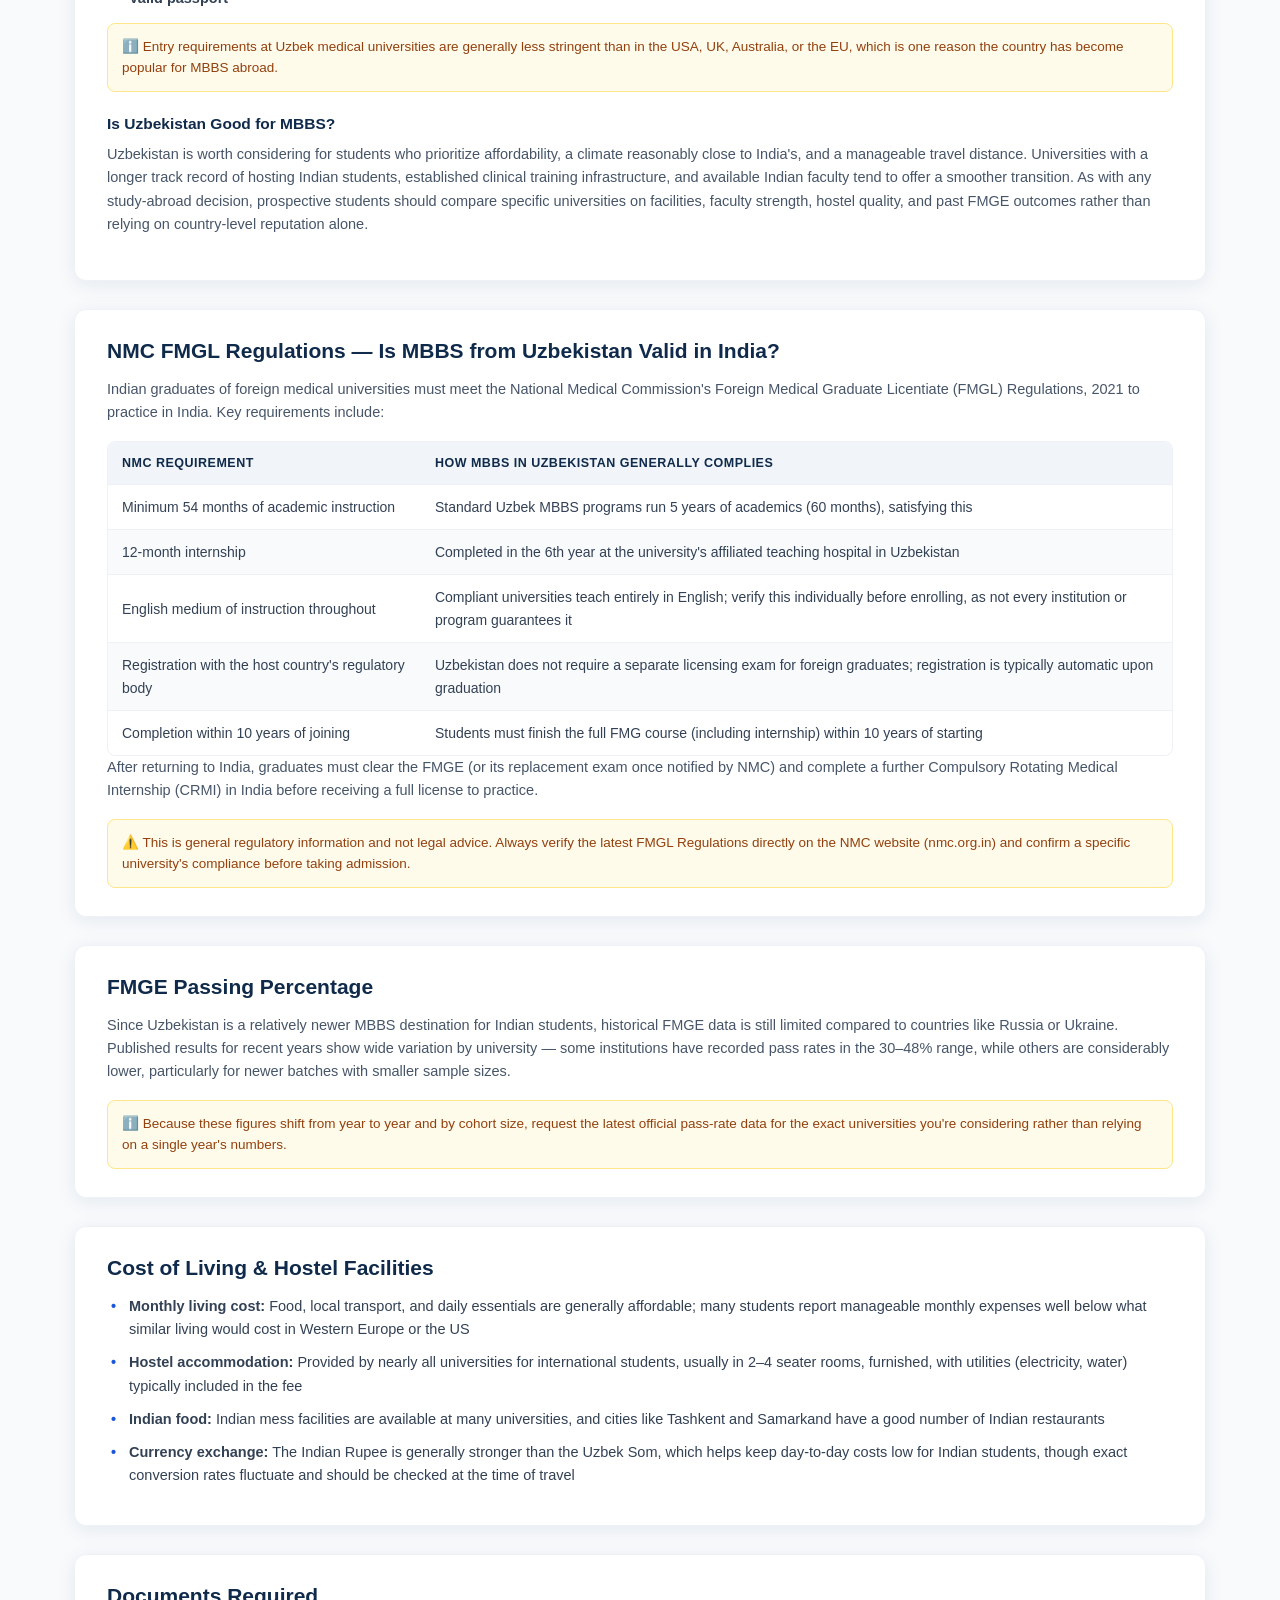
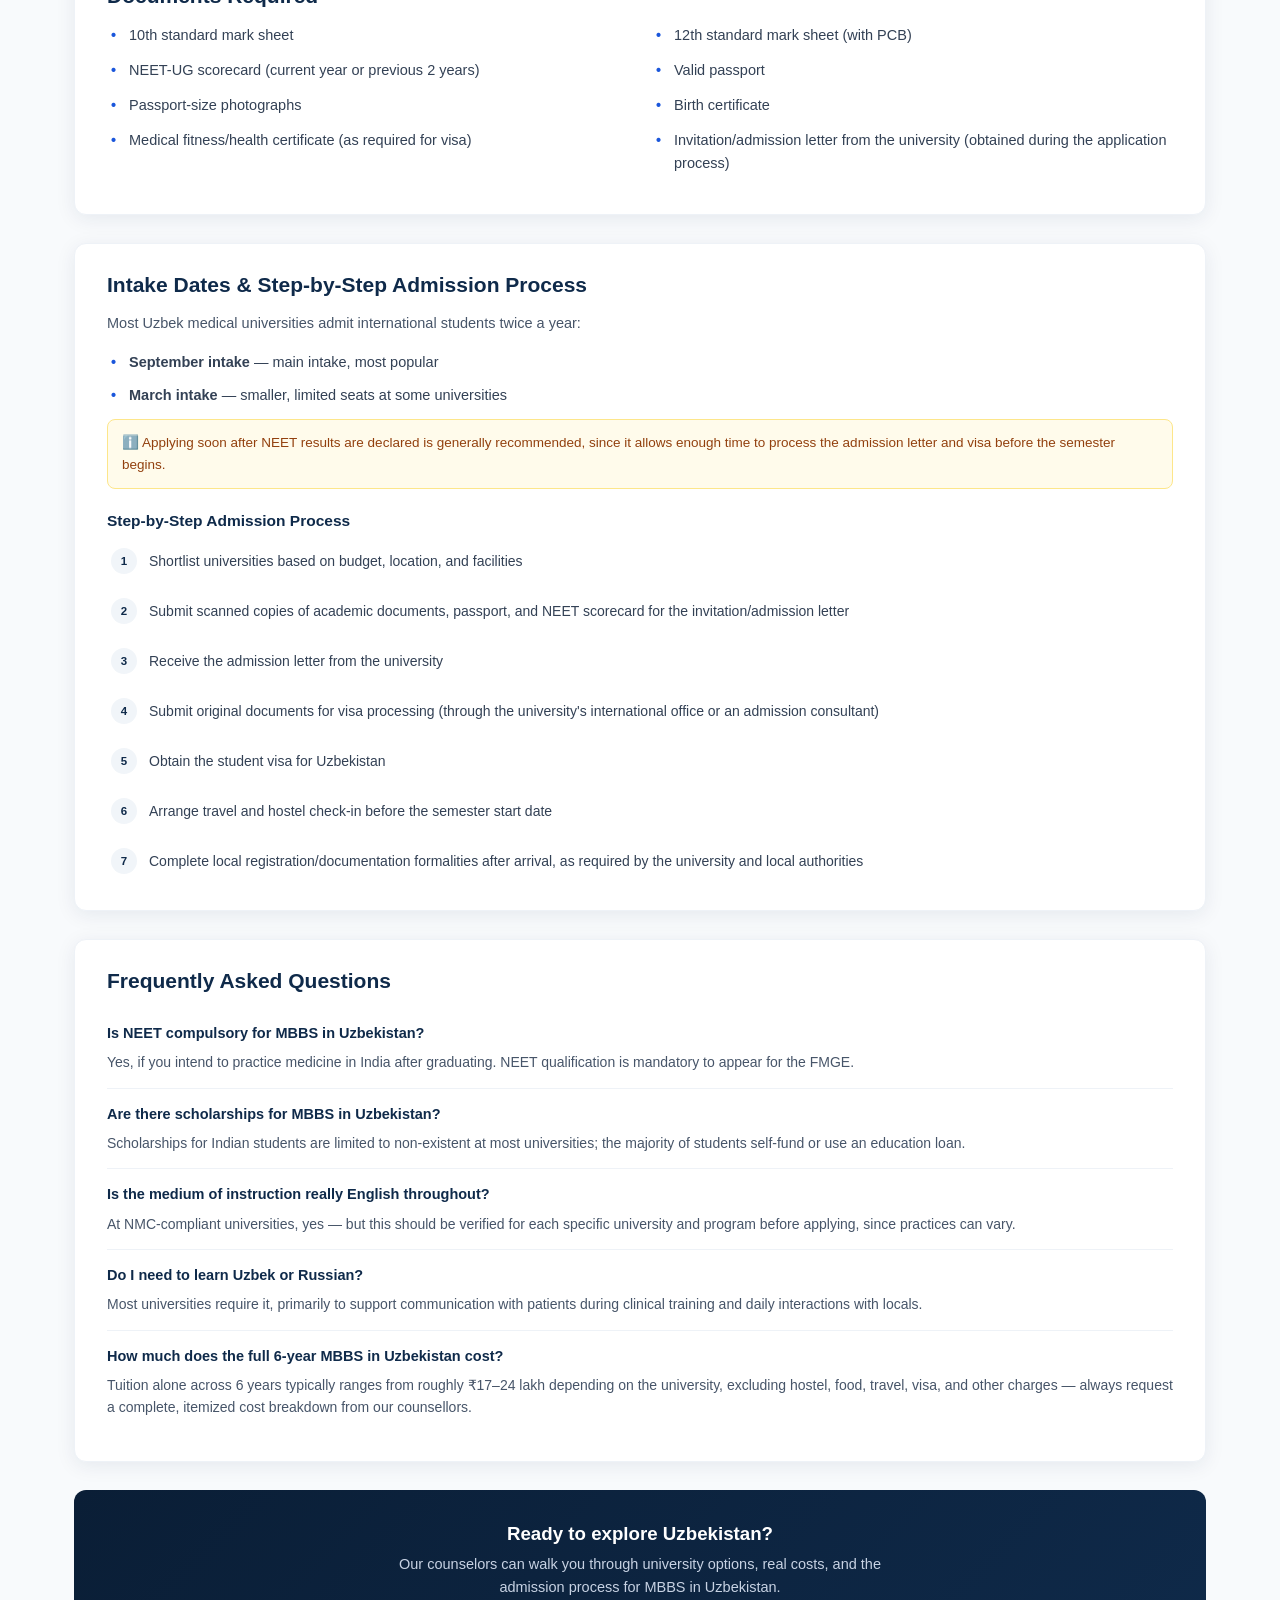
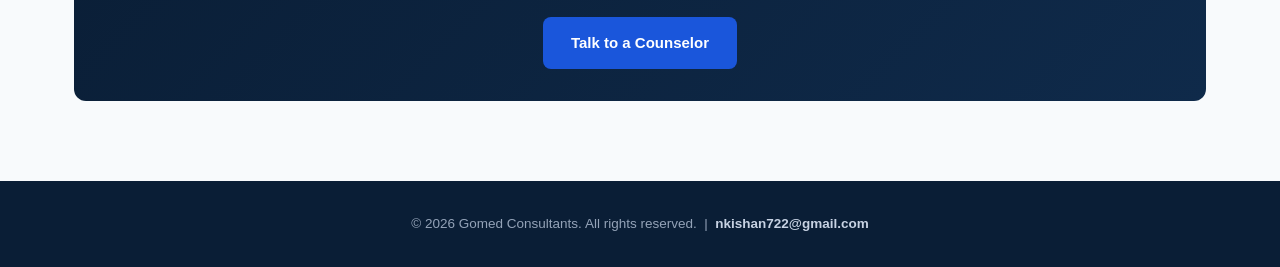
<file: mbbs-in-uzbekistan.html>
<!DOCTYPE html>
<html lang="en">
<head>
<meta charset="UTF-8">
<meta name="viewport" content="width=device-width, initial-scale=1.0">
<title>MBBS in Uzbekistan | Gomed Consultants</title>
<meta name="description" content="MBBS in Uzbekistan — duration, eligibility, medium of instruction, fees, and what to know before choosing an Uzbek medical university.">
<meta name="robots" content="index, follow">
<meta name="theme-color" content="#0f2a4a">
<link rel="canonical" href="https://www.gomedconsultancy.in/mbbs-in-uzbekistan.html">
<link rel="icon" type="image/svg+xml" href="assets/favicon.svg">
<link rel="apple-touch-icon" href="assets/favicon.svg">
<meta property="og:type" content="website">
<meta property="og:site_name" content="Gomed Consultants">
<meta property="og:title" content="MBBS in Uzbekistan | Gomed Consultants">
<meta property="og:description" content="Duration, eligibility, fees and what to know about MBBS in Uzbekistan.">
<meta property="og:url" content="https://www.gomedconsultancy.in/mbbs-in-uzbekistan.html">
<meta property="og:image" content="https://www.gomedconsultancy.in/assets/gomed.png">
<meta name="twitter:card" content="summary_large_image">
<meta name="twitter:title" content="MBBS in Uzbekistan | Gomed Consultants">
<meta name="twitter:description" content="Duration, eligibility, fees and what to know about MBBS in Uzbekistan.">
<meta name="twitter:image" content="https://www.gomedconsultancy.in/assets/gomed.png">
<link rel="stylesheet" href="style.css">
</head>
<body>

<header>
  <nav class="nav">
    <a href="index.html#home" class="logo"><img src="assets/gomed.png" alt="Gomed Consultants" class="logo-img"></a>
    <div class="nav-links" id="navLinks">
      <a href="index.html#home">Home</a>
      <a href="index.html#countries">Countries</a>
      <a href="mbbs-in-india.html">MBBS in India</a>
      <div class="nav-item">
        <a href="mbbs-abroad.html">MBBS Abroad <span class="caret">&#9662;</span></a>
        <div class="nav-dropdown">
          <a href="mbbs-in-russia.html">🇷🇺 MBBS in Russia</a>
          <a href="mbbs-in-georgia.html">🇬🇪 MBBS in Georgia</a>
          <a href="mbbs-in-kazakhstan.html">🇰🇿 MBBS in Kazakhstan</a>
          <a href="mbbs-in-uzbekistan.html">🇺🇿 MBBS in Uzbekistan</a>
          <a href="mbbs-in-kyrgyzstan.html">🇰🇬 MBBS in Kyrgyzstan</a>
          <a href="mbbs-in-bangladesh.html">🇧🇩 MBBS in Bangladesh</a>
          <a href="mbbs-in-nepal.html">🇳🇵 MBBS in Nepal</a>
          <a href="mbbs-in-mongolia.html">🇲🇳 MBBS in Mongolia</a>
          <a href="mbbs-in-timor-leste.html">🇹🇱 MBBS in Timor-Leste</a>
          <a href="mbbs-in-romania.html">🇷🇴 MBBS in Romania (EU)</a>
          <a href="mbbs-in-bulgaria.html">🇧🇬 MBBS in Bulgaria (EU)</a>
          <a href="mbbs-abroad.html" class="nav-dropdown-all">View All Countries →</a>
        </div>
      </div>
      <a href="index.html#why-us">Why Us</a>
      <a href="index.html#process">Process</a>
      <a href="index.html#testimonials">Success Stories</a>
      <div class="nav-item">
        <a href="branches.html">Branches <span class="caret">&#9662;</span></a>
        <div class="nav-dropdown">
          <a href="branches.html#mumbai">📍 Mumbai (HQ)</a>
          <a href="branches.html#kalyan">📍 Kalyan</a>
          <a href="branches.html#thane">📍 Thane</a>
          <a href="branches.html#lucknow">📍 Lucknow</a>
          <a href="branches.html#jaipur">📍 Jaipur</a>
          <a href="branches.html#raipur">📍 Raipur</a>
          <a href="branches.html" class="nav-dropdown-all">View All Branches →</a>
        </div>
      </div>
    </div>
    <div class="nav-cta">
      <a href="index.html#contact" class="btn btn-primary">Apply Now</a>
      <button class="menu-toggle" id="menuToggle">&#9776;</button>
    </div>
  </nav>
</header>

<section class="info-hero">
  <div class="container">
    <div class="breadcrumb"><a href="index.html#home">Home</a> / <a href="mbbs-abroad.html">MBBS Abroad</a> / <span>MBBS in Uzbekistan</span></div>
    <span class="hero-badge">🇺🇿 MBBS in Uzbekistan</span>
    <h1>Study <span>MBBS in Uzbekistan</span></h1>
    <p>One of the fastest-growing MBBS-abroad destinations for Indian students — affordable government universities, a climate close to North India's, and a direct ~3-hour flight from Delhi.</p>
    <a href="index.html#contact" class="btn btn-gold">Get Free Counseling</a>
  </div>
</section>

<section class="info-page">
  <div class="container">

    <nav class="quick-nav" aria-label="Page sections">
      <a href="#why-study">Why Uzbekistan</a>
      <a href="#about">About Uzbekistan</a>
      <a href="#course-structure">Course Structure</a>
      <a href="#universities">Universities &amp; Fees</a>
      <a href="#eligibility">Eligibility</a>
      <a href="#nmc-compliance">NMC Compliance</a>
      <a href="#fmge">FMGE</a>
      <a href="#cost-living">Cost of Living</a>
      <a href="#documents">Documents</a>
      <a href="#admission">Intake &amp; Admission</a>
      <a href="#faq">FAQ</a>
    </nav>

    <div class="info-block" id="why-study">
      <h2 class="info-heading">Why Study MBBS in Uzbekistan</h2>
      <p class="info-sub">Uzbekistan has become one of the fastest-growing destinations for Indian students who want an affordable, NMC-compliant medical degree abroad. With low tuition fees, a climate similar to North India, direct flights from Delhi, and government-run medical universities, it has emerged as a strong alternative to Russia, Georgia, Kyrgyzstan, and Kazakhstan.</p>
      <ul class="info-list">
        <li><strong>Low tuition fees:</strong> Annual tuition at reputed government universities ranges roughly from USD 2,400–3,500 (about ₹2–3 lakh per year), making the full course significantly cheaper than private medical colleges in India</li>
        <li><strong>Similar climate:</strong> Cities such as Tashkent, Samarkand, Bukhara, and Fergana have a continental climate — hot summers and cold (but not extreme) winters — that Indian students generally adapt to quickly</li>
        <li><strong>Short flight distance:</strong> Delhi to Tashkent is a direct flight of roughly 3 hours, keeping travel costs and time low</li>
        <li><strong>Affordable cost of living:</strong> Everyday expenses (food, local transport, groceries) are inexpensive, and the Indian Rupee is stronger than the Uzbek Som (roughly ₹1 ≈ 150 Som, though exchange rates fluctuate)</li>
        <li><strong>English-medium teaching:</strong> Instruction is in English throughout the course at NMC-compliant universities, with many colleges also employing Indian faculty for select subjects</li>
        <li><strong>Hostel and Indian food availability:</strong> University hostels are the norm for international students, and Indian mess facilities or nearby Indian restaurants are available in major student cities</li>
        <li><strong>Government universities:</strong> Most recommended institutions are state-run, which generally means more stable fee structures and recognized accreditation</li>
      </ul>
    </div>

    <div class="info-block" id="about">
      <h2 class="info-heading">About Uzbekistan</h2>
      <div class="table-wrap">
        <table class="info-table kv">
          <tbody>
            <tr><td>Official name</td><td>Republic of Uzbekistan</td></tr>
            <tr><td>Capital</td><td>Tashkent</td></tr>
            <tr><td>Neighbouring countries</td><td>Kazakhstan, Kyrgyzstan, Tajikistan, Turkmenistan, Afghanistan</td></tr>
            <tr><td>Official/common languages</td><td>Uzbek, Russian (Tajik also spoken regionally)</td></tr>
            <tr><td>Population</td><td>Roughly 36 million</td></tr>
            <tr><td>Currency</td><td>Uzbekistani Som (UZS)</td></tr>
            <tr><td>Time difference from India</td><td>About 30 minutes behind IST</td></tr>
            <tr><td>Delhi–Tashkent flight time</td><td>Approximately 3 hours (direct)</td></tr>
          </tbody>
        </table>
      </div>
      <p class="info-sub">Uzbekistan opened its higher education system to international medical students in significant numbers from around 2018 onward and has since become a popular hub for Indian MBBS aspirants, alongside Russia, Kyrgyzstan, Kazakhstan, and Georgia.</p>
    </div>

    <div class="info-block" id="course-structure">
      <h2 class="info-heading">MBBS Course Duration &amp; Structure</h2>
      <ul class="info-list">
        <li><strong>Total duration:</strong> 6 years — 5 years of academic study plus 1 year of mandatory clinical internship, typically completed at university-affiliated hospitals in Uzbekistan</li>
        <li><strong>Medium of instruction:</strong> English, for the full duration of the course at NMC-compliant universities</li>
        <li><strong>Local language:</strong> Learning Uzbek (and/or Russian) is usually compulsory, mainly to support patient interaction during clinical postings and daily life</li>
        <li><strong>Recognition:</strong> Many Uzbek medical universities are listed with the World Directory of Medical Schools (WDOMS)</li>
      </ul>
      <p class="info-note">ℹ️ After completing MBBS in Uzbekistan and returning to India, students must qualify the FMGE (Foreign Medical Graduate Examination) — or its successor exam once implemented — and complete a further supervised internship in India, as required under NMC rules, before they can practice.</p>
    </div>

    <div class="info-block" id="universities">
      <h2 class="info-heading">Top Medical Universities in Uzbekistan (with Approximate Fees)</h2>
      <p class="info-sub">Fees vary by university and change periodically; always confirm current figures directly with the university or your admission counsellor before applying.</p>
      <div class="table-wrap">
        <table class="info-table">
          <thead><tr><th>University</th><th>City</th><th>Approx. Annual Tuition (USD)</th></tr></thead>
          <tbody>
            <tr><td>Tashkent State Medical University (formerly Tashkent Medical Academy)</td><td>Tashkent</td><td>~3,200 – 3,500</td></tr>
            <tr><td>Samarkand State Medical University</td><td>Samarkand</td><td>~3,500</td></tr>
            <tr><td>Bukhara State Medical Institute</td><td>Bukhara</td><td>~3,200</td></tr>
            <tr><td>Andijan State Medical Institute</td><td>Andijan</td><td>~3,200 – 3,500</td></tr>
            <tr><td>Fergana Medical Institute of Public Health</td><td>Fergana</td><td>~3,200 – 3,500</td></tr>
            <tr><td>Tashkent State Dental Institute (Faculty of Medicine)</td><td>Tashkent</td><td>~3,200 – 3,500</td></tr>
            <tr><td>Gulistan State University</td><td>Gulistan</td><td>~2,800</td></tr>
            <tr><td>Bukhara Innovative Education and Medical University</td><td>Bukhara</td><td>~2,400</td></tr>
          </tbody>
        </table>
      </div>
      <p class="info-note">ℹ️ Figures are indicative annual tuition only and exclude hostel fees, one-time admission charges, visa costs, and living expenses. Hostel fees typically add roughly USD 600–800 per year, depending on the university and room type.</p>
      <p class="info-sub">Among these, Tashkent State Medical University, Samarkand State Medical University, Bukhara State Medical Institute, and Andijan State Medical Institute are generally considered the most established, based on age, size, and the number of Indian students enrolled.</p>
    </div>

    <div class="info-block" id="eligibility">
      <h2 class="info-heading">Eligibility Criteria</h2>
      <p class="info-sub">To be eligible for MBBS admission in Uzbekistan, Indian students typically need:</p>
      <ul class="info-list">
        <li><strong>Age:</strong> At least 17 years old by December 31 of the admission year</li>
        <li><strong>Academic qualification:</strong> Passed 10+2 with Physics, Chemistry, and Biology, with a minimum of 50% aggregate marks (relaxations may apply for reserved categories, depending on the university)</li>
        <li><strong>NEET-UG:</strong> A qualifying NEET score in the current year or the previous two years (mandatory for any student who wants to practice medicine in India after graduating)</li>
        <li><strong>Valid passport</strong></li>
      </ul>
      <p class="info-note">ℹ️ Entry requirements at Uzbek medical universities are generally less stringent than in the USA, UK, Australia, or the EU, which is one reason the country has become popular for MBBS abroad.</p>

      <h3 class="sub-heading">Is Uzbekistan Good for MBBS?</h3>
      <p class="info-sub">Uzbekistan is worth considering for students who prioritize affordability, a climate reasonably close to India's, and a manageable travel distance. Universities with a longer track record of hosting Indian students, established clinical training infrastructure, and available Indian faculty tend to offer a smoother transition. As with any study-abroad decision, prospective students should compare specific universities on facilities, faculty strength, hostel quality, and past FMGE outcomes rather than relying on country-level reputation alone.</p>
    </div>

    <div class="info-block" id="nmc-compliance">
      <h2 class="info-heading">NMC FMGL Regulations — Is MBBS from Uzbekistan Valid in India?</h2>
      <p class="info-sub">Indian graduates of foreign medical universities must meet the National Medical Commission's Foreign Medical Graduate Licentiate (FMGL) Regulations, 2021 to practice in India. Key requirements include:</p>
      <div class="table-wrap">
        <table class="info-table">
          <thead><tr><th>NMC Requirement</th><th>How MBBS in Uzbekistan Generally Complies</th></tr></thead>
          <tbody>
            <tr><td>Minimum 54 months of academic instruction</td><td>Standard Uzbek MBBS programs run 5 years of academics (60 months), satisfying this</td></tr>
            <tr><td>12-month internship</td><td>Completed in the 6th year at the university's affiliated teaching hospital in Uzbekistan</td></tr>
            <tr><td>English medium of instruction throughout</td><td>Compliant universities teach entirely in English; verify this individually before enrolling, as not every institution or program guarantees it</td></tr>
            <tr><td>Registration with the host country's regulatory body</td><td>Uzbekistan does not require a separate licensing exam for foreign graduates; registration is typically automatic upon graduation</td></tr>
            <tr><td>Completion within 10 years of joining</td><td>Students must finish the full FMG course (including internship) within 10 years of starting</td></tr>
          </tbody>
        </table>
      </div>
      <p class="info-sub">After returning to India, graduates must clear the FMGE (or its replacement exam once notified by NMC) and complete a further Compulsory Rotating Medical Internship (CRMI) in India before receiving a full license to practice.</p>
      <p class="info-note">⚠️ This is general regulatory information and not legal advice. Always verify the latest FMGL Regulations directly on the NMC website (nmc.org.in) and confirm a specific university's compliance before taking admission.</p>
    </div>

    <div class="info-block" id="fmge">
      <h2 class="info-heading">FMGE Passing Percentage</h2>
      <p class="info-sub">Since Uzbekistan is a relatively newer MBBS destination for Indian students, historical FMGE data is still limited compared to countries like Russia or Ukraine. Published results for recent years show wide variation by university — some institutions have recorded pass rates in the 30–48% range, while others are considerably lower, particularly for newer batches with smaller sample sizes.</p>
      <p class="info-note">ℹ️ Because these figures shift from year to year and by cohort size, request the latest official pass-rate data for the exact universities you're considering rather than relying on a single year's numbers.</p>
    </div>

    <div class="info-block" id="cost-living">
      <h2 class="info-heading">Cost of Living &amp; Hostel Facilities</h2>
      <ul class="info-list">
        <li><strong>Monthly living cost:</strong> Food, local transport, and daily essentials are generally affordable; many students report manageable monthly expenses well below what similar living would cost in Western Europe or the US</li>
        <li><strong>Hostel accommodation:</strong> Provided by nearly all universities for international students, usually in 2–4 seater rooms, furnished, with utilities (electricity, water) typically included in the fee</li>
        <li><strong>Indian food:</strong> Indian mess facilities are available at many universities, and cities like Tashkent and Samarkand have a good number of Indian restaurants</li>
        <li><strong>Currency exchange:</strong> The Indian Rupee is generally stronger than the Uzbek Som, which helps keep day-to-day costs low for Indian students, though exact conversion rates fluctuate and should be checked at the time of travel</li>
      </ul>
    </div>

    <div class="info-block" id="documents">
      <h2 class="info-heading">Documents Required</h2>
      <ul class="info-list two-col">
        <li>10th standard mark sheet</li>
        <li>12th standard mark sheet (with PCB)</li>
        <li>NEET-UG scorecard (current year or previous 2 years)</li>
        <li>Valid passport</li>
        <li>Passport-size photographs</li>
        <li>Birth certificate</li>
        <li>Medical fitness/health certificate (as required for visa)</li>
        <li>Invitation/admission letter from the university (obtained during the application process)</li>
      </ul>
    </div>

    <div class="info-block" id="admission">
      <h2 class="info-heading">Intake Dates &amp; Step-by-Step Admission Process</h2>
      <p class="info-sub">Most Uzbek medical universities admit international students twice a year:</p>
      <ul class="info-list">
        <li><strong>September intake</strong> — main intake, most popular</li>
        <li><strong>March intake</strong> — smaller, limited seats at some universities</li>
      </ul>
      <p class="info-note">ℹ️ Applying soon after NEET results are declared is generally recommended, since it allows enough time to process the admission letter and visa before the semester begins.</p>

      <h3 class="sub-heading">Step-by-Step Admission Process</h3>
      <ul class="rank-list single">
        <li><span class="rank-n">1</span>Shortlist universities based on budget, location, and facilities</li>
        <li><span class="rank-n">2</span>Submit scanned copies of academic documents, passport, and NEET scorecard for the invitation/admission letter</li>
        <li><span class="rank-n">3</span>Receive the admission letter from the university</li>
        <li><span class="rank-n">4</span>Submit original documents for visa processing (through the university's international office or an admission consultant)</li>
        <li><span class="rank-n">5</span>Obtain the student visa for Uzbekistan</li>
        <li><span class="rank-n">6</span>Arrange travel and hostel check-in before the semester start date</li>
        <li><span class="rank-n">7</span>Complete local registration/documentation formalities after arrival, as required by the university and local authorities</li>
      </ul>
    </div>

    <div class="info-block" id="faq">
      <h2 class="info-heading">Frequently Asked Questions</h2>
      <div class="faq-item"><div class="faq-q">Is NEET compulsory for MBBS in Uzbekistan?</div><div class="faq-a">Yes, if you intend to practice medicine in India after graduating. NEET qualification is mandatory to appear for the FMGE.</div></div>
      <div class="faq-item"><div class="faq-q">Are there scholarships for MBBS in Uzbekistan?</div><div class="faq-a">Scholarships for Indian students are limited to non-existent at most universities; the majority of students self-fund or use an education loan.</div></div>
      <div class="faq-item"><div class="faq-q">Is the medium of instruction really English throughout?</div><div class="faq-a">At NMC-compliant universities, yes — but this should be verified for each specific university and program before applying, since practices can vary.</div></div>
      <div class="faq-item"><div class="faq-q">Do I need to learn Uzbek or Russian?</div><div class="faq-a">Most universities require it, primarily to support communication with patients during clinical training and daily interactions with locals.</div></div>
      <div class="faq-item"><div class="faq-q">How much does the full 6-year MBBS in Uzbekistan cost?</div><div class="faq-a">Tuition alone across 6 years typically ranges from roughly ₹17–24 lakh depending on the university, excluding hostel, food, travel, visa, and other charges — always request a complete, itemized cost breakdown from our counsellors.</div></div>
    </div>

    <div class="info-cta">
      <h3>Ready to explore Uzbekistan?</h3>
      <p>Our counselors can walk you through university options, real costs, and the admission process for MBBS in Uzbekistan.</p>
      <a href="index.html#contact" class="btn btn-primary">Talk to a Counselor</a>
    </div>

  </div>
</section>

<footer>
  <div class="container">
    &copy; 2026 Gomed Consultants. All rights reserved. &nbsp;|&nbsp; <a href="mailto:nkishan722@gmail.com">nkishan722@gmail.com</a>
  </div>
</footer>

<a class="wa-float" href="https://wa.me/919892012079" target="_blank" rel="noopener" aria-label="Chat on WhatsApp">💬</a>

<script src="script.js"></script>

</body>
</html>
</file>
<file: style.css>
:root{
  --navy:#0f2a4a;
  --navy-dark:#0a1e36;
  --blue:#1a56db;
  --blue-light:#3b82f6;
  --gold:#d4a017;
  --gray-50:#f8fafc;
  --gray-100:#f1f5f9;
  --gray-600:#475569;
  --gray-700:#334155;
  --white:#ffffff;
  --green:#16a34a;
  --radius:12px;
  --shadow:0 4px 20px rgba(15,42,74,0.08);
  --shadow-lg:0 10px 40px rgba(15,42,74,0.15);
}
*{box-sizing:border-box;margin:0;padding:0;}
html{scroll-behavior:smooth;}
body{font-family:'Segoe UI',Roboto,Helvetica,Arial,sans-serif;color:var(--gray-700);line-height:1.6;background:var(--white);-webkit-user-select:none;-moz-user-select:none;user-select:none;}
input,textarea,select{-webkit-user-select:text;-moz-user-select:text;user-select:text;}
img{max-width:100%;display:block;}
a{text-decoration:none;color:inherit;}
ul{list-style:none;}
.container{max-width:1180px;margin:0 auto;padding:0 24px;}
section{padding:80px 0;}
h1,h2,h3,h4{color:var(--navy);line-height:1.25;}
.eyebrow{color:var(--blue);font-weight:700;letter-spacing:.08em;text-transform:uppercase;font-size:13px;margin-bottom:10px;display:block;}
.section-title{font-size:clamp(26px,4vw,38px);margin-bottom:12px;}
.section-sub{color:var(--gray-600);font-size:16px;max-width:640px;margin-bottom:44px;}
.center{text-align:center;margin-left:auto;margin-right:auto;}
.btn{display:inline-flex;align-items:center;justify-content:center;gap:8px;padding:14px 28px;border-radius:8px;font-weight:600;font-size:15px;cursor:pointer;border:none;transition:.2s ease;}
.btn-primary{background:var(--blue);color:#fff;}
.btn-primary:hover{background:var(--navy);transform:translateY(-1px);}
.btn-primary:disabled{opacity:.65;cursor:not-allowed;transform:none;}
.btn-gold{background:var(--gold);color:#fff;}
.btn-gold:hover{background:#b8860f;transform:translateY(-1px);}
.btn-outline{background:transparent;border:2px solid var(--blue);color:var(--blue);}
.btn-outline:hover{background:var(--blue);color:#fff;}
.btn-block{width:100%;}

/* TOPBAR */
.topbar{background:linear-gradient(135deg,var(--navy-dark),var(--navy) 55%,var(--blue));display:flex;justify-content:center;align-items:center;gap:14px;flex-wrap:wrap;padding:9px 24px;}
.topbar a{display:inline-flex;align-items:center;gap:7px;background:rgba(255,255,255,.12);border:1px solid rgba(255,255,255,.22);color:#fff;padding:6px 16px;border-radius:999px;font-size:13px;font-weight:600;transition:.2s ease;}
.topbar a:hover{background:rgba(255,255,255,.24);border-color:rgba(255,255,255,.4);}

/* NAV */
header{position:sticky;top:0;z-index:1000;background:rgba(255,255,255,.97);backdrop-filter:blur(8px);box-shadow:0 1px 0 rgba(15,42,74,.08);}
.nav{display:flex;align-items:center;justify-content:space-between;padding:16px 24px;max-width:1180px;margin:0 auto;}
.logo{display:flex;align-items:center;gap:10px;font-weight:800;font-size:20px;color:var(--navy);}
.logo-img{height:80px;width:auto;display:block;}
.nav-links{display:flex;gap:32px;align-items:center;}
.nav-links a{font-weight:600;font-size:14.5px;color:var(--gray-700);}
.nav-links a:hover{color:var(--blue);}
.nav-cta{display:flex;align-items:center;gap:16px;}
.menu-toggle{display:none;background:none;border:none;font-size:26px;color:var(--navy);cursor:pointer;}

.nav-item{position:relative;}
.nav-item .caret{font-size:10px;margin-left:3px;}
.nav-dropdown{display:none;flex-direction:column;position:absolute;top:calc(100% + 14px);left:0;background:#fff;border:1px solid #eef2f7;border-radius:10px;box-shadow:var(--shadow-lg);min-width:230px;padding:8px;z-index:1001;}
.nav-item:hover .nav-dropdown{display:flex;}
.nav-dropdown a{padding:9px 12px;border-radius:6px;font-size:13.5px;font-weight:600;color:var(--gray-700);}
.nav-dropdown a:hover{background:var(--gray-50);color:var(--blue);}
.nav-dropdown .nav-dropdown-all{border-top:1px solid #eef2f7;margin-top:6px;padding-top:12px;color:var(--blue);}

/* HERO */
.hero{background:linear-gradient(135deg,var(--navy-dark),var(--navy) 60%,var(--blue));position:relative;overflow:hidden;color:#fff;padding:70px 0 60px;}
.hero::after{content:"";position:absolute;inset:0;background:radial-gradient(circle at 80% 20%, rgba(59,130,246,.25), transparent 55%);}
.hero-grid{display:grid;grid-template-columns:1.15fr .85fr;gap:48px;align-items:center;position:relative;z-index:1;}
.hero-badge{display:inline-block;background:rgba(255,255,255,.12);border:1px solid rgba(255,255,255,.25);padding:6px 16px;border-radius:999px;font-size:13px;font-weight:600;margin-bottom:20px;}
.hero h1{font-size:clamp(30px,4.4vw,46px);color:#fff;margin-bottom:18px;}
.hero h1 span{color:#8fc4ff;}
.hero p{font-size:17px;color:#cdd9ea;max-width:520px;margin-bottom:28px;}
.hero-cta{display:flex;gap:16px;flex-wrap:wrap;}
.hero-form{background:#fff;color:var(--gray-700);border-radius:var(--radius);padding:28px;box-shadow:var(--shadow-lg);}
.hero-form h3{margin-bottom:4px;font-size:20px;}
.hero-form .sub{color:var(--gray-600);font-size:13.5px;margin-bottom:18px;}
.field{margin-bottom:14px;}
.field label{display:block;font-size:13px;font-weight:600;margin-bottom:6px;color:var(--gray-700);}
.field input,.field select,.field textarea{width:100%;padding:12px 14px;border:1.5px solid #e2e8f0;border-radius:8px;font-size:14.5px;font-family:inherit;color:var(--gray-700);}
.field input:focus,.field select:focus,.field textarea:focus{outline:none;border-color:var(--blue);}
.form-success{display:none;background:#ecfdf5;color:#166534;border:1px solid #bbf7d0;padding:12px 14px;border-radius:8px;font-size:14px;margin-top:12px;}
.form-success.show{display:block;}
.form-error{display:none;background:#fef2f2;color:#991b1b;border:1px solid #fecaca;padding:12px 14px;border-radius:8px;font-size:14px;margin-top:12px;}
.form-error.show{display:block;}

/* TRUST STRIP */
.trust{background:var(--navy-dark);color:#fff;padding:36px 0;}
.trust-grid{display:grid;grid-template-columns:repeat(4,1fr);text-align:center;gap:20px;}
.trust-grid .num{font-size:clamp(24px,3vw,34px);font-weight:800;color:#8fc4ff;}
.trust-grid .label{font-size:13.5px;color:#b9c6da;margin-top:4px;}

/* COUNTRY CARDS */
.countries{background:var(--gray-50);}
.country-grid{display:grid;grid-template-columns:repeat(3,1fr);gap:24px;}
.country-card{background:#fff;border-radius:var(--radius);padding:26px;box-shadow:var(--shadow);border:1px solid #eef2f7;transition:.2s ease;}
.country-card:hover{transform:translateY(-4px);box-shadow:var(--shadow-lg);}
.country-top{display:flex;justify-content:space-between;align-items:flex-start;margin-bottom:10px;}
.flag{font-size:30px;}
.duration{background:var(--gray-100);color:var(--gray-700);font-size:12.5px;font-weight:700;padding:4px 10px;border-radius:999px;}
.country-card h3{font-size:19px;margin-bottom:6px;}
.fee{color:var(--blue);font-weight:700;font-size:15px;margin-bottom:14px;}
.tags{display:flex;flex-wrap:wrap;gap:6px;margin-bottom:16px;}
.tag{background:#eef4ff;color:var(--blue);font-size:12px;font-weight:600;padding:4px 10px;border-radius:6px;}
.country-foot{display:flex;justify-content:space-between;align-items:center;border-top:1px solid #eef2f7;padding-top:14px;font-size:13.5px;}
.country-foot .unis{color:var(--gray-600);font-weight:600;}
.country-foot .apply{color:var(--blue);font-weight:700;}

/* WHY US */
.why-grid{display:grid;grid-template-columns:repeat(2,1fr);gap:20px;margin-bottom:48px;}
.why-card{display:flex;gap:16px;background:#fff;border:1px solid #eef2f7;border-radius:var(--radius);padding:24px;box-shadow:var(--shadow);}
.why-icon{width:48px;height:48px;flex:none;border-radius:10px;background:linear-gradient(135deg,var(--blue),var(--navy));color:#fff;display:flex;align-items:center;justify-content:center;font-size:22px;}
.why-card h4{font-size:16.5px;margin-bottom:6px;}
.why-card p{font-size:14px;color:var(--gray-600);}
.stat-strip{display:grid;grid-template-columns:repeat(4,1fr);gap:20px;background:var(--navy);border-radius:var(--radius);padding:32px;color:#fff;}
.stat-strip .stat{text-align:center;}
.stat-strip .stat .n{font-size:clamp(20px,2.6vw,28px);font-weight:800;color:var(--gold);}
.stat-strip .stat .l{font-size:13px;color:#c7d2e3;margin-top:4px;}

/* SERVICES (tabbed) */
.services{background:var(--gray-50);}
.service-shell{display:grid;grid-template-columns:290px 1fr;background:#fff;border:1px solid #eef2f7;border-radius:var(--radius);box-shadow:var(--shadow);overflow:hidden;}
.service-tabs{display:flex;flex-direction:column;border-right:1px solid #eef2f7;background:#fff;}
.service-tab{display:flex;align-items:center;gap:12px;padding:16px 18px;background:#fff;border:none;border-bottom:1px solid #eef2f7;cursor:pointer;text-align:left;font-family:inherit;font-weight:700;font-size:13.5px;color:var(--gray-700);transition:.15s ease;}
.service-tab:last-child{border-bottom:none;}
.service-tab .ic{width:36px;height:36px;flex:none;border-radius:8px;background:var(--gray-100);display:flex;align-items:center;justify-content:center;font-size:17px;}
.service-tab:hover{background:var(--gray-50);}
.service-tab.active{background:var(--gray-50);color:var(--blue);}
.service-tab.active .ic{background:#fff;border:1px solid #dbe4f0;}
.service-panel{padding:34px 38px;display:none;}
.service-panel.active{display:block;}
.service-panel h3{font-size:19px;margin-bottom:14px;}
.service-panel p{font-size:14.5px;color:var(--gray-600);line-height:1.75;}

@media(max-width:700px){
  .service-shell{grid-template-columns:1fr;}
  .service-tabs{border-right:none;}
  .service-tab{font-size:13px;padding:14px 16px;}
  .service-panel{padding:24px 20px;}
}

/* TEAM */
.team{background:linear-gradient(135deg,var(--navy-dark),var(--navy));color:#fff;}
.team-grid{display:grid;grid-template-columns:repeat(4,1fr);gap:20px;max-width:1200px;margin:0 auto;}
.team-card{background:rgba(255,255,255,.08);border:1px solid rgba(255,255,255,.15);border-radius:var(--radius);padding:28px;text-align:center;}
.team-avatar{width:88px;height:88px;border-radius:50%;background:linear-gradient(135deg,var(--blue),var(--gold));color:#fff;display:flex;align-items:center;justify-content:center;font-weight:800;font-size:28px;margin:0 auto 16px;overflow:hidden;}
.team-avatar img{width:100%;height:100%;object-fit:cover;}
.team-card h3{color:#fff;font-size:19px;margin-bottom:4px;}
.team-role{color:var(--gold);font-weight:700;font-size:13px;text-transform:uppercase;letter-spacing:.05em;margin-bottom:12px;}
.team-card p{color:#c7d2e3;font-size:14px;text-align:left;}

/* PROCESS */
.process{background:var(--gray-50);}
.steps{display:grid;grid-template-columns:repeat(5,1fr);gap:20px;position:relative;}
.step{background:#fff;border-radius:var(--radius);padding:24px 18px;text-align:center;box-shadow:var(--shadow);border:1px solid #eef2f7;position:relative;}
.step-num{width:38px;height:38px;border-radius:50%;background:var(--blue);color:#fff;font-weight:800;display:flex;align-items:center;justify-content:center;margin:0 auto 14px;font-size:16px;}
.step h4{font-size:15px;margin-bottom:6px;}
.step p{font-size:13px;color:var(--gray-600);}

/* TESTIMONIALS */
.testi-grid{display:grid;grid-template-columns:repeat(3,1fr);gap:24px;}
.testi-card{background:#fff;border:1px solid #eef2f7;border-radius:var(--radius);padding:26px;box-shadow:var(--shadow);}
.stars{color:var(--gold);font-size:15px;margin-bottom:12px;letter-spacing:2px;}
.testi-card p{font-size:14.5px;color:var(--gray-700);margin-bottom:18px;font-style:italic;}
.testi-person{display:flex;align-items:center;gap:12px;}
.avatar{width:42px;height:42px;border-radius:50%;background:linear-gradient(135deg,var(--blue),var(--navy));color:#fff;display:flex;align-items:center;justify-content:center;font-weight:700;font-size:14px;}
.testi-person .name{font-weight:700;font-size:14px;color:var(--navy);}
.testi-person .meta{font-size:12.5px;color:var(--gray-600);}

/* ACHIEVERS */
.achiever-grid{display:grid;grid-template-columns:repeat(4,1fr);gap:20px;margin-bottom:44px;}
.achiever-card{background:#fff;border:1px solid #eef2f7;border-radius:var(--radius);overflow:hidden;box-shadow:var(--shadow);text-align:center;transition:.2s ease;}
.achiever-card:hover{transform:translateY(-4px);box-shadow:var(--shadow-lg);}
.achiever-photo{width:100%;aspect-ratio:3/4;object-fit:cover;object-position:top center;display:block;background:var(--gray-100);}
.achiever-photo.placeholder{display:flex;align-items:center;justify-content:center;background:linear-gradient(135deg,var(--blue),var(--navy));color:#fff;font-weight:800;font-size:30px;}
.achiever-body{padding:16px 14px 20px;}
.achiever-body h4{font-size:15px;margin-bottom:8px;}
.achiever-score{display:inline-block;background:rgba(212,160,23,.12);color:#92650e;font-weight:800;font-size:12.5px;padding:4px 12px;border-radius:999px;margin-bottom:10px;}
.achiever-body p{font-size:13px;color:var(--gray-600);}
.achiever-cta{background:var(--gray-50);border:1px solid #eef2f7;border-radius:var(--radius);padding:32px;text-align:center;}
.achiever-cta h3{margin-bottom:8px;}
.achiever-cta p{color:var(--gray-600);font-size:14.5px;margin-bottom:18px;max-width:560px;margin-left:auto;margin-right:auto;}

/* BRANCHES */
.branches{background:var(--gray-50);}
.branch-grid{display:grid;grid-template-columns:repeat(3,1fr);gap:20px;}
.branch-card{background:#fff;border:1px solid #eef2f7;border-radius:var(--radius);padding:20px 22px;box-shadow:var(--shadow);transition:.2s ease;}
.branch-card:hover{transform:translateY(-3px);box-shadow:var(--shadow-lg);}
.branch-top{display:flex;align-items:center;justify-content:space-between;gap:10px;margin-bottom:8px;}
.branch-name{display:flex;align-items:center;gap:8px;font-weight:700;font-size:16px;color:var(--navy);}
.branch-badge{background:rgba(212,160,23,.12);color:#92650e;font-size:11px;font-weight:700;padding:3px 10px;border-radius:999px;white-space:nowrap;text-transform:uppercase;letter-spacing:.03em;}
.branch-addr{font-size:13.5px;color:var(--gray-600);line-height:1.55;}
.branch-state{font-size:12.5px;color:var(--blue);font-weight:600;margin-top:8px;}
.branch-contacts{margin-top:12px;padding-top:12px;border-top:1px solid #eef2f7;display:flex;flex-direction:column;gap:6px;}
.branch-contact{font-size:13px;color:var(--gray-700);}
.branch-contact b{color:var(--navy);font-weight:700;}
.branch-contact a{color:var(--blue);font-weight:600;}

/* doctor profile cards (branch detail page) */
.doctor-grid{display:grid;grid-template-columns:1fr 1fr;gap:20px;margin-top:18px;}
.doctor-card{display:flex;gap:16px;align-items:flex-start;background:var(--gray-50);border:1px solid #eef2f7;border-radius:10px;padding:18px;}
.doctor-photo{width:72px;height:72px;border-radius:50%;object-fit:cover;flex:none;border:2px solid #fff;box-shadow:var(--shadow);}
.doctor-info h4{font-size:15px;color:var(--navy);margin-bottom:3px;}
.doctor-info .aff{font-size:12.5px;color:var(--gray-600);margin-bottom:8px;line-height:1.5;}
.doctor-info .contact-line{font-size:13px;color:var(--gray-700);margin-bottom:3px;}
.doctor-info .contact-line a{color:var(--blue);font-weight:600;}

@media(max-width:700px){
  .doctor-grid{grid-template-columns:1fr;}
}

/* MEDIA */
.media{background:var(--gray-50);}
.media-row{display:flex;justify-content:center;gap:48px;flex-wrap:wrap;align-items:center;}
.media-item{font-weight:700;color:var(--gray-600);font-size:17px;letter-spacing:.3px;opacity:.75;}

/* CONTACT */
.contact{background:linear-gradient(135deg,var(--navy-dark),var(--navy));color:#fff;}
.contact-grid{display:grid;grid-template-columns:1fr 1fr;gap:48px;align-items:start;}
.contact h2{color:#fff;}
.contact .section-sub{color:#c7d2e3;}
.contact-info{margin-top:24px;display:flex;flex-direction:column;gap:20px;}
.contact-info .item{display:flex;gap:14px;align-items:flex-start;}
.contact-info .ic{width:42px;height:42px;flex:none;border-radius:10px;background:rgba(255,255,255,.12);display:flex;align-items:center;justify-content:center;font-size:18px;}
.contact-info .t{font-weight:700;font-size:14.5px;}
.contact-info .d{font-size:14px;color:#c7d2e3;}
.phone-list{display:flex;flex-direction:column;gap:3px;}
.phone-list a{color:#c7d2e3;font-weight:600;transition:.15s ease;}
.phone-list a:hover{color:#fff;}
.contact-form{background:#fff;border-radius:var(--radius);padding:28px;color:var(--gray-700);box-shadow:var(--shadow-lg);}
.contact-form .row2{display:grid;grid-template-columns:1fr 1fr;gap:14px;}

/* FOOTER */
footer{background:var(--navy-dark);color:#94a3b8;padding:32px 0;text-align:center;font-size:13.5px;}
footer a{color:#c7d2e3;font-weight:600;}

/* WHATSAPP FLOAT */
.wa-float{position:fixed;bottom:24px;right:24px;width:58px;height:58px;border-radius:50%;background:#25D366;display:flex;align-items:center;justify-content:center;box-shadow:0 6px 20px rgba(37,211,102,.5);z-index:999;font-size:28px;color:#fff;transition:.2s ease;}
.wa-float:hover{transform:scale(1.08);}

@media(max-width:980px){
  .hero-grid{grid-template-columns:1fr;}
  .why-grid,.country-grid,.testi-grid,.team-grid,.branch-grid{grid-template-columns:1fr 1fr;}
  .achiever-grid{grid-template-columns:repeat(3,1fr);}
  .steps{grid-template-columns:repeat(3,1fr);}
  .stat-strip{grid-template-columns:1fr 1fr;}
  .contact-grid{grid-template-columns:1fr;}
  .trust-grid{grid-template-columns:1fr 1fr;}
}
@media(max-width:700px){
  .nav-links{display:none;}
  .menu-toggle{display:block;}
  .why-grid,.country-grid,.testi-grid,.steps,.team-grid,.branch-grid{grid-template-columns:1fr;}
  .achiever-grid{grid-template-columns:1fr 1fr;}
  section{padding:56px 0;}
  .contact-form .row2{grid-template-columns:1fr;}
  .media-row{gap:24px;}
  .nav-dropdown{display:flex;position:static;box-shadow:none;border:none;background:transparent;padding:4px 0 4px 14px;min-width:0;}
}

/* INFO PAGE (e.g. MBBS in India) */
.info-hero{background:linear-gradient(135deg,var(--navy-dark),var(--navy) 60%,var(--blue));color:#fff;padding:48px 0 56px;}
.breadcrumb{font-size:13.5px;color:#b9c6da;margin-bottom:18px;}
.breadcrumb a{color:#8fc4ff;font-weight:600;}
.breadcrumb span{color:#fff;}
.info-hero h1{color:#fff;font-size:clamp(28px,4vw,40px);margin:16px 0;}
.info-hero h1 span{color:#8fc4ff;}
.info-hero p{color:#cdd9ea;max-width:640px;margin-bottom:24px;font-size:16px;}

.info-page{background:var(--gray-50);padding-top:56px;}
.info-block{background:#fff;border:1px solid #eef2f7;border-radius:var(--radius);box-shadow:var(--shadow);padding:28px 32px;margin-bottom:28px;}
.info-heading{font-size:21px;margin-bottom:14px;}
.info-sub{color:var(--gray-600);font-size:14.5px;margin-bottom:16px;}
.info-list{padding-left:0;}
.info-list li{position:relative;padding-left:22px;margin-bottom:10px;font-size:14.5px;color:var(--gray-700);}
.info-list li::before{content:"•";position:absolute;left:4px;color:var(--blue);font-weight:800;}
.info-list.two-col{display:grid;grid-template-columns:1fr 1fr;gap:2px 24px;}
.info-note{background:#fffbeb;border:1px solid #fde68a;color:#92400e;font-size:13.5px;padding:12px 14px;border-radius:8px;margin-top:12px;}
.info-alert{background:#fffbeb;border:1.5px solid #f59e0b;border-radius:var(--radius);box-shadow:var(--shadow);padding:26px 30px;margin-bottom:28px;}
.info-alert .info-heading{color:#92400e;display:flex;align-items:center;gap:10px;}
.info-alert p{color:#78350f;font-size:14.5px;line-height:1.75;margin-bottom:12px;}
.info-alert p:last-child{margin-bottom:0;}
.table-wrap{overflow-x:auto;border-radius:8px;border:1px solid #eef2f7;}
.info-table{width:100%;border-collapse:collapse;font-size:14px;min-width:480px;}
.info-table th,.info-table td{text-align:left;padding:11px 14px;border-bottom:1px solid #eef2f7;}
.info-table th{background:var(--gray-100);color:var(--navy);font-weight:700;font-size:12.5px;text-transform:uppercase;letter-spacing:.04em;position:sticky;top:0;}
.info-table tbody tr:nth-child(even){background:var(--gray-50);}
.info-table tbody tr:hover{background:#eef4ff;}
.info-table tbody tr:last-child td{border-bottom:none;}

/* ranked college list */
.rank-list{padding-left:0;display:grid;grid-template-columns:1fr 1fr;gap:8px 24px;}
.rank-list li{list-style:none;display:flex;align-items:center;gap:12px;font-size:14px;color:var(--gray-700);padding:8px 4px;}
.rank-list .rank-n{flex:none;width:26px;height:26px;border-radius:50%;background:var(--gray-100);color:var(--navy);font-weight:800;font-size:11.5px;display:flex;align-items:center;justify-content:center;}
.rank-list.single{grid-template-columns:1fr;}

/* quick jump nav */
.quick-nav{display:flex;flex-wrap:wrap;gap:8px;margin:-8px 0 28px;}
.quick-nav a{background:#fff;border:1px solid #e2e8f0;color:var(--gray-700);font-size:13px;font-weight:600;padding:8px 14px;border-radius:999px;transition:.15s ease;}
.quick-nav a:hover{background:var(--blue);border-color:var(--blue);color:#fff;}

/* data table toolbar (search / pagination) */
.dt-toolbar{display:flex;justify-content:space-between;align-items:center;gap:12px;margin-bottom:14px;flex-wrap:wrap;}
.dt-search{flex:1;min-width:220px;max-width:340px;padding:10px 14px;border:1.5px solid #e2e8f0;border-radius:8px;font-size:14px;font-family:inherit;}
.dt-search:focus{outline:none;border-color:var(--blue);}
.dt-count{font-size:13px;color:var(--gray-600);}
.dt-scroll{max-height:560px;overflow-y:auto;}
.dt-pagination{display:flex;justify-content:center;align-items:center;gap:6px;margin-top:16px;flex-wrap:wrap;}
.dt-pagination button{background:#fff;border:1.5px solid #e2e8f0;color:var(--gray-700);font-weight:600;font-size:13px;padding:7px 13px;border-radius:7px;cursor:pointer;}
.dt-pagination button:hover:not(:disabled){border-color:var(--blue);color:var(--blue);}
.dt-pagination button.active{background:var(--blue);border-color:var(--blue);color:#fff;}
.dt-pagination button:disabled{opacity:.4;cursor:not-allowed;}

/* year-tab data tables (e.g. FMGE % by year) */
.year-tab-bar{display:flex;gap:8px;flex-wrap:wrap;margin-bottom:14px;}
.year-tab{background:#fff;border:1.5px solid #e2e8f0;padding:7px 15px;border-radius:8px;font-weight:700;font-size:13px;color:var(--gray-700);cursor:pointer;font-family:inherit;transition:.15s ease;}
.year-tab:hover{border-color:var(--blue);color:var(--blue);}
.year-tab.active{background:var(--blue);border-color:var(--blue);color:#fff;}

.sub-heading{font-size:15.5px;color:var(--navy);font-weight:700;margin:22px 0 10px;}
.sub-heading:first-child{margin-top:0;}
.stat-mini-row{display:flex;gap:10px;flex-wrap:wrap;margin-top:4px;}
.stat-mini{background:var(--gray-50);border:1px solid #eef2f7;border-radius:8px;padding:10px 16px;font-size:13px;color:var(--gray-700);}
.stat-mini b{color:var(--navy);}
.info-cta{background:linear-gradient(135deg,var(--navy-dark),var(--navy));color:#fff;border-radius:var(--radius);padding:32px;text-align:center;}
.info-cta h3{color:#fff;margin-bottom:8px;}
.info-cta p{color:#c7d2e3;font-size:14.5px;margin-bottom:18px;max-width:520px;margin-left:auto;margin-right:auto;}
.info-table.kv{min-width:0;}
.info-table.kv td:first-child{font-weight:700;color:var(--navy);width:200px;}
.fact-grid{display:grid;grid-template-columns:1fr 1fr;gap:14px;}
.fact-card{display:flex;align-items:center;gap:16px;background:var(--gray-50);border:1px solid #eef2f7;border-radius:10px;padding:16px 18px;}
.fact-icon{flex:none;width:44px;height:44px;border-radius:50%;background:#fff;border:1.5px solid #dbe4f0;color:var(--blue);display:flex;align-items:center;justify-content:center;font-size:19px;}
.fact-card p{font-size:14px;color:var(--gray-700);margin:0;}
.fact-card .src{display:block;color:var(--gray-600);font-size:12px;margin-top:2px;}

.faq-item{border-bottom:1px solid #eef2f7;padding:14px 0;}
.faq-item:last-child{border-bottom:none;}
.faq-q{font-weight:700;color:var(--navy);font-size:14.5px;margin-bottom:6px;}
.faq-a{font-size:14px;color:var(--gray-600);}

@media(max-width:700px){
  .info-block{padding:22px 20px;}
  .info-list.two-col{grid-template-columns:1fr;}
  .fact-grid{grid-template-columns:1fr;}
}
</file>
